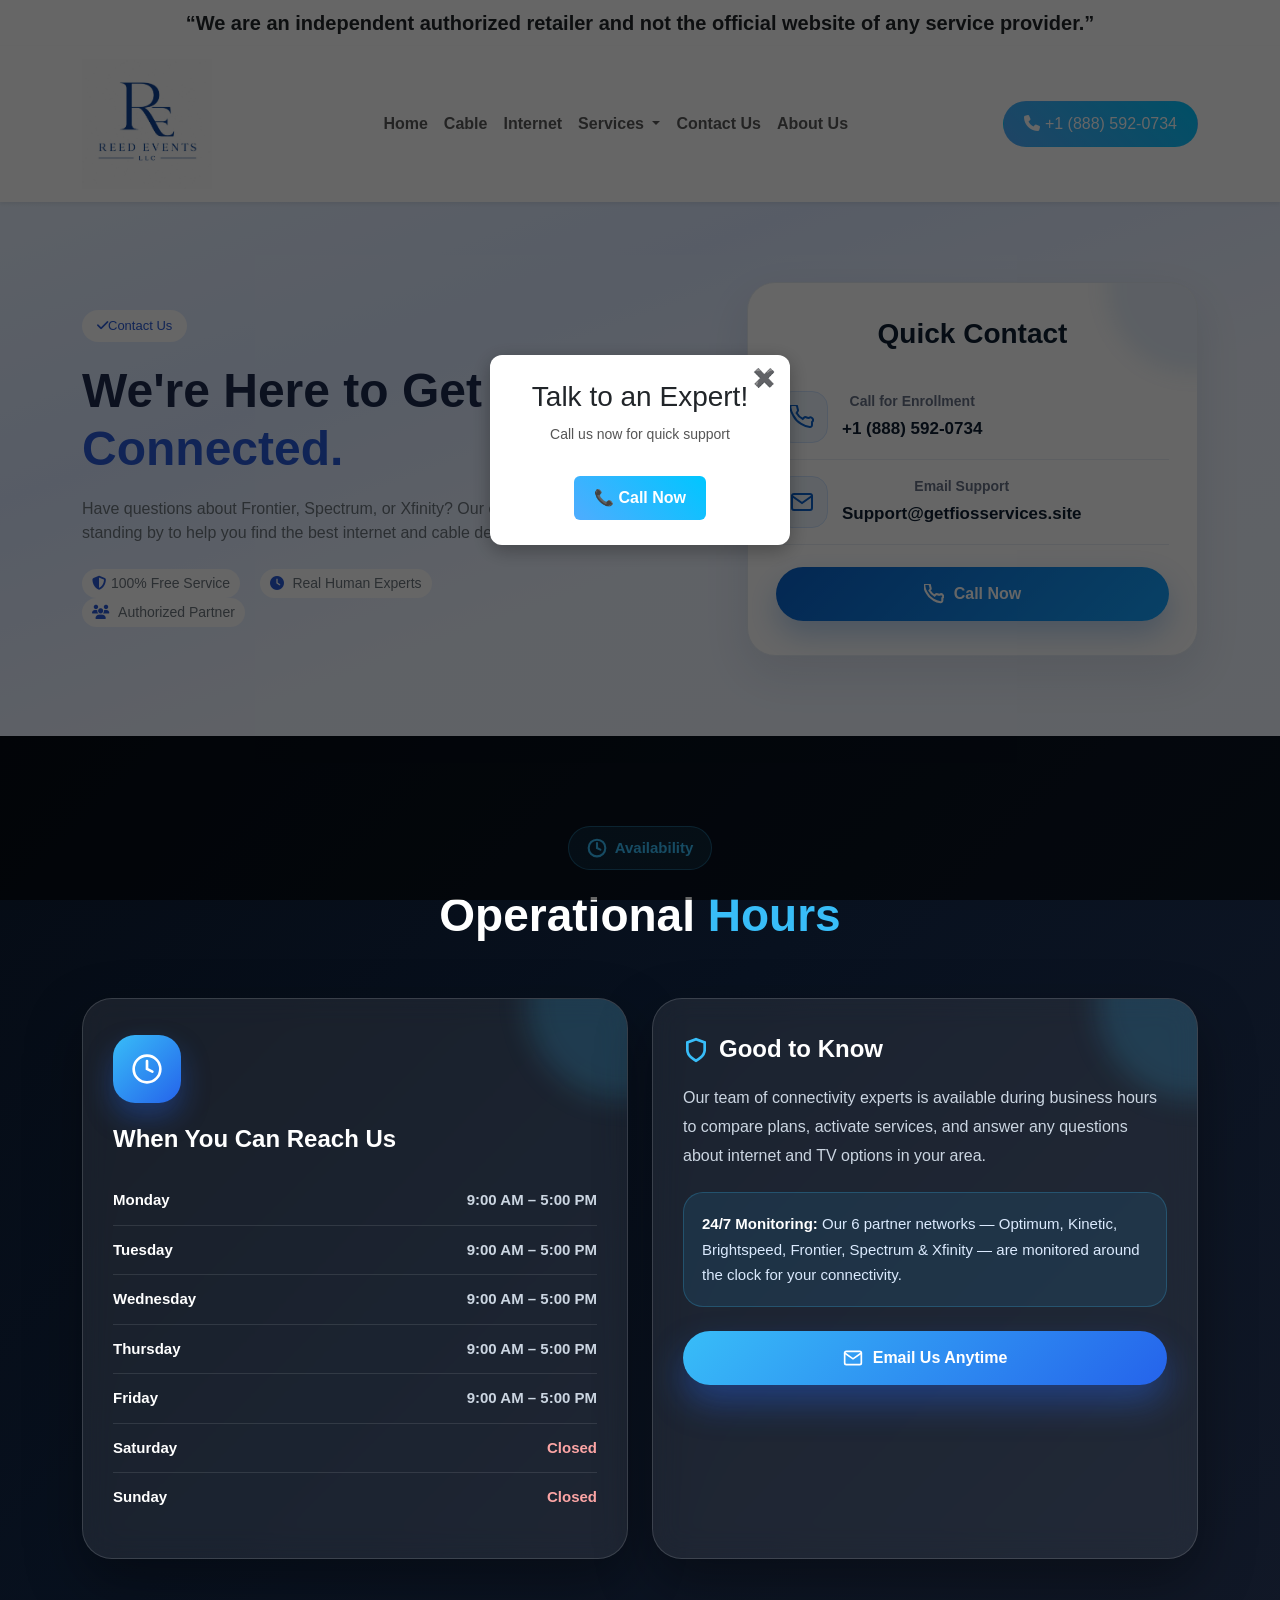
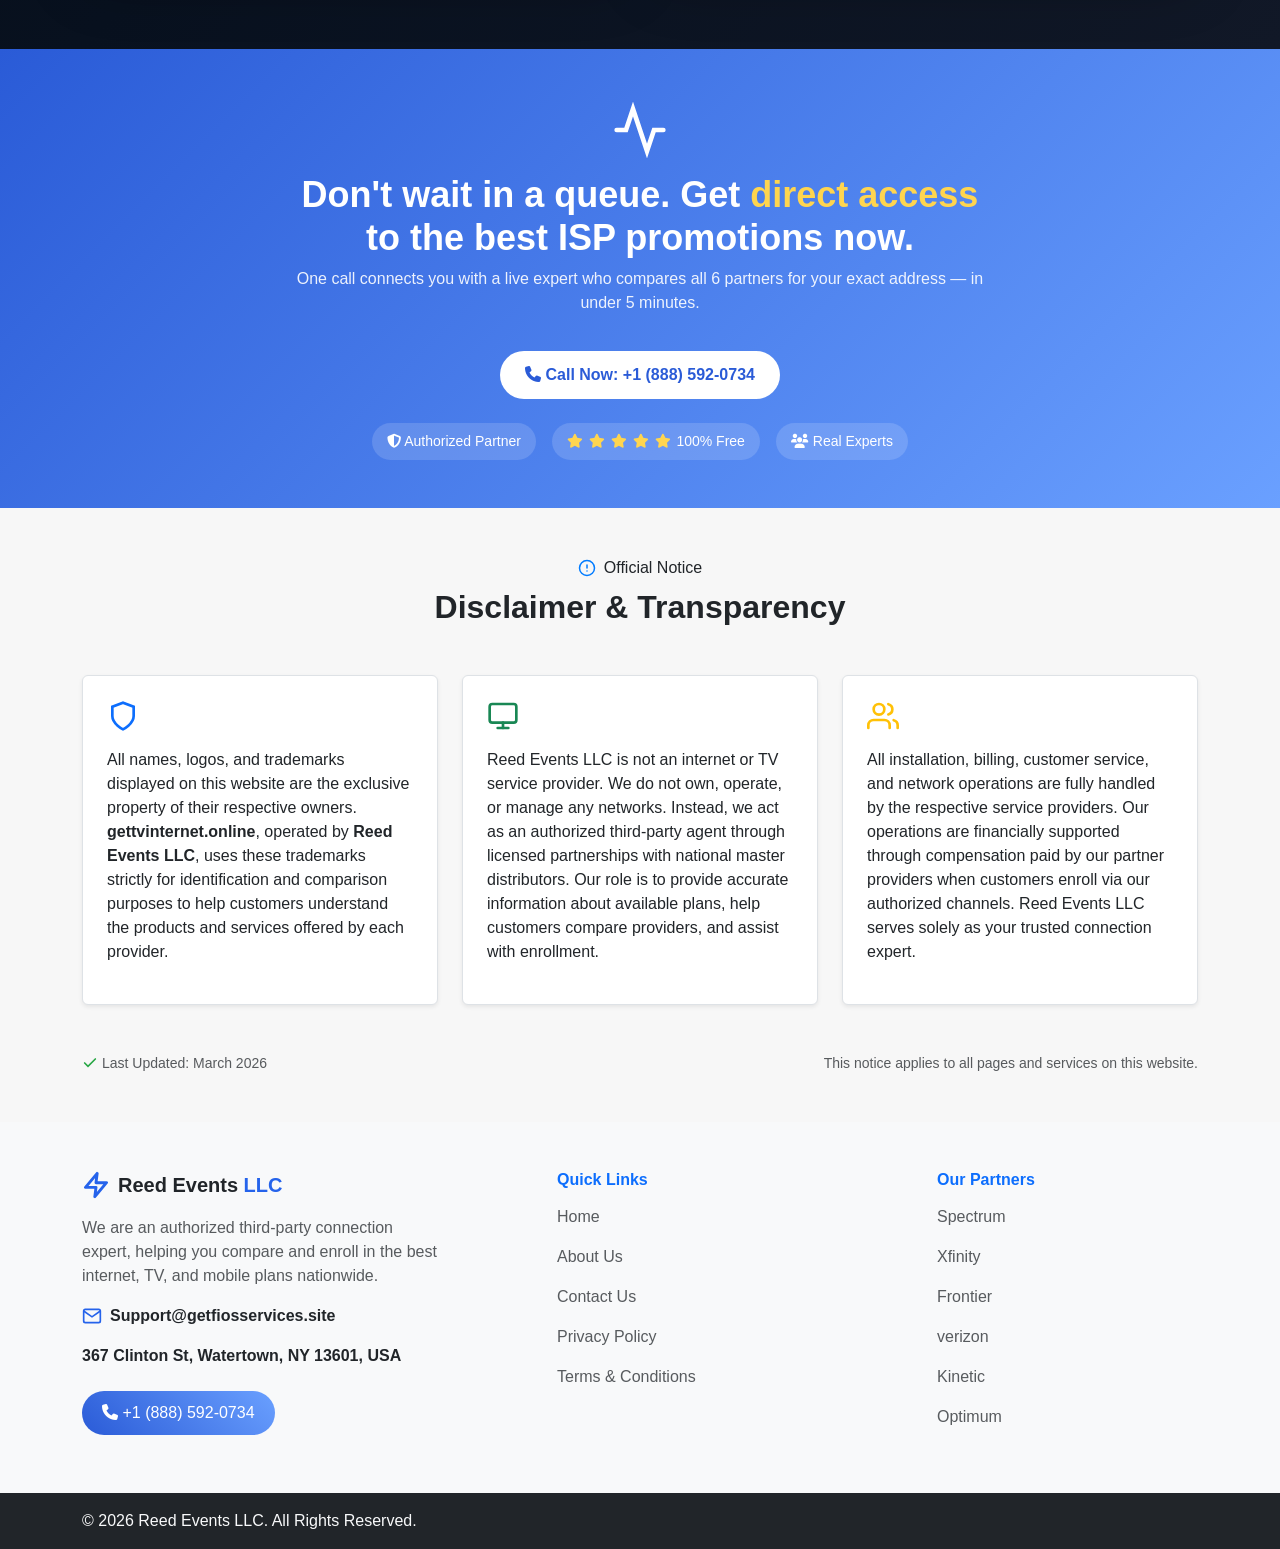
<file: contact.html>
<!DOCTYPE html>
<html lang="en">
<head>
    <meta charset="UTF-8">
    <meta name="viewport" content="width=device-width, initial-scale=1.0">
    <title>Reed Events LLC</title>
<!-- Google tag (gtag.js) -->
<script async src="https://www.googletagmanager.com/gtag/js?id=AW-18116860442"></script>
<!-- Google tag (gtag.js) --> <script async src="https://www.googletagmanager.com/gtag/js?id=AW-18116860442"></script> <script> window.dataLayer = window.dataLayer || []; function gtag(){dataLayer.push(arguments);} gtag('js', new Date()); gtag('config', 'AW-18116860442'); </script>

<script async custom-element="amp-analytics" src="https://cdn.ampproject.org/v0/amp-analytics-0.1.js"></script>
<script>
  window.dataLayer = window.dataLayer || [];
  function gtag(){dataLayer.push(arguments);}
  gtag('js', new Date());

  gtag('config', 'AW-18116860442');
</script>
<!-- Google Tag Manager -->
<script>(function(w,d,s,l,i){w[l]=w[l]||[];w[l].push({'gtm.start':
new Date().getTime(),event:'gtm.js'});var f=d.getElementsByTagName(s)[0],
j=d.createElement(s),dl=l!='dataLayer'?'&l='+l:'';j.async=true;j.src=
'https://www.googletagmanager.com/gtm.js?id='+i+dl;f.parentNode.insertBefore(j,f);
})(window,document,'script','dataLayer','GTM-WRSTW495');</script>
<!-- End Google Tag Manager -->
<!-- Event snippet for Purchase conversion page
In your html page, add the snippet and call gtag_report_conversion when someone clicks on the chosen link or button. -->
<script>
function gtag_report_conversion(url) {
  var callback = function () {
    if (typeof(url) != 'undefined') {
      window.location = url;
    }
  };
  gtag('event', 'conversion', {
      'send_to': 'AW-18116860442/z_qMCP7fk6scEJq05b5D',
      'transaction_id': '',
      'event_callback': callback
      // 'new_customer': true /* calculate dynamically, populate with true/false */,
  });
  return false;
}
</script>
<!-- Google tag (gtag.js) -->
<script async src="https://www.googletagmanager.com/gtag/js?id=AW-18116860442"></script>

<script>
window.dataLayer = window.dataLayer || [];
function gtag(){dataLayer.push(arguments);}
gtag('js', new Date());

gtag('config', 'AW-18116860442');

function gtag_report_conversion(url) {
  var callback = function () {
    if (typeof(url) != 'undefined') {
      window.location = url;
    }
  };

  gtag('event', 'conversion', {
    'send_to': 'AW-18116860442/z_qMCP7fk6scEJq05b5D',
    'event_callback': callback
  });

  return false;
}
</script>

    <!-- Bootstrap -->
    <link href="https://cdn.jsdelivr.net/npm/bootstrap@5.3.0/dist/css/bootstrap.min.css" rel="stylesheet">

    <!-- Font Awesome -->
    <link rel="stylesheet" href="https://cdnjs.cloudflare.com/ajax/libs/font-awesome/6.5.0/css/all.min.css">
<script src="https://cdn.jsdelivr.net/npm/@popperjs/core@2.11.8/dist/umd/popper.min.js" integrity="sha384-I7E8VVD/ismYTF4hNIPjVp/Zjvgyol6VFvRkX/vR+Vc4jQkC+hVqc2pM8ODewa9r" crossorigin="anonymous"></script>
<script src="https://cdn.jsdelivr.net/npm/bootstrap@5.3.8/dist/js/bootstrap.min.js" integrity="sha384-G/EV+4j2dNv+tEPo3++6LCgdCROaejBqfUeNjuKAiuXbjrxilcCdDz6ZAVfHWe1Y" crossorigin="anonymous"></script>
    <!-- Custom CSS -->
    <link rel="stylesheet" href="css/style.css">
    <link rel="stylesheet" href="css/contact.css">
</head>
<body>

<!-- Navbar -->
<!-- Overlay -->
<div id="popupOverlay" style="
  position: fixed;
  top: 0;
  left: 0;
  width: 100%;
  height: 100%;
  background: rgba(0,0,0,0.6);
  display: none;
  justify-content: center;
  align-items: center;
  z-index: 9999;
">

  <!-- Popup Box -->
  <div style="
    background: white;
    padding: 25px;
    border-radius: 12px;
    text-align: center;
    width: 300px;
    box-shadow: 0 5px 20px rgba(0,0,0,0.3);
    position: relative;
    font-family: Arial, sans-serif;
  ">

    <!-- Close Button -->
    <span onclick="closePopup()" style="
      position: absolute;
      top: 10px;
      right: 15px;
      cursor: pointer;
      font-size: 18px;
      font-weight: bold;
    ">✖️</span>

    <h3 style="margin-bottom: 10px;">Talk to an Expert!</h3>
    <p style="font-size: 14px; color: #555;">Call us now for quick support</p>

    <!-- Call Button -->
    <a href="tel:+18885920734" style="
      display: inline-block;
      margin-top: 15px;
      padding: 10px 20px;
      background: linear-gradient(45deg, #4facfe, #00c6ff);
      color: white;
      text-decoration: none;
      border-radius: 6px;
      font-weight: bold;
    ">
      📞 Call Now
    </a>

  </div>
</div>

<div class="fw-bold fs-5 py-2 text-center">
  “We are an independent authorized retailer and not the official website of any service provider.”
</div>

<!-- Navbar -->
 
<nav class="navbar navbar-expand-lg navbar-light bg-white py-2 shadow-sm sticky-top">
    <div class="container align-items-center">
        <a class="navbar-brand fw-bold" href="/"><img src="hello.jpeg" alt="" width="130px"></a>

        <button class="navbar-toggler" data-bs-toggle="collapse" data-bs-target="#nav">
            <span class="navbar-toggler-icon"></span>
        </button>

        <div class="collapse navbar-collapse" id="nav">
            <ul class="navbar-nav mx-auto">
                <li class="nav-item"><a class="nav-link" href="/">Home</a></li>
                <li class="nav-item"><a class="nav-link" href="cable.html">Cable</a></li>
                <li class="nav-item"><a class="nav-link" href="internet.html">Internet</a></li>
                <li class="nav-item dropdown">
  <a
    class="nav-link dropdown-toggle"
    href="#"
    id="servicesDropdown"
    role="button"
    data-bs-toggle="dropdown"
    aria-expanded="false"
  >
    Services
  </a>

  <ul class="dropdown-menu" aria-labelledby="servicesDropdown">
    <li><a class="dropdown-item" href="verizon.html">Verizon</a></li>
    <li><a class="dropdown-item" href="frontier.html">Frontier</a></li>
    <li><a class="dropdown-item" href="spectrum.html">Spectrum</a></li>
    <li><a class="dropdown-item" href="kinetic.html">Kinetic</a></li>
    <li><a class="dropdown-item" href="xfinity.html">Xfinity</a></li>
    <li><a class="dropdown-item" href="optimum.html">Optimum</a></li>
  </ul>
</li>
                <li class="nav-item"><a class="nav-link" href="contact.html">Contact Us</a></li>
                <li class="nav-item"><a class="nav-link" href="about.html">About Us</a></li>
            </ul>

            <a href="tel:+18885920734"  class="btn call-btn">
                <i class="fa fa-phone"></i> +1 (888) 592-0734
            </a>
        </div>
    </div>
</nav>

<!-- Hero Section -->
<section class="hero-section">
    <div class="container">
        <div class="row  justify-content-between align-items-center">

            <!-- Left Content -->
            <div class="col-lg-6">
                <span class="badge-custom">
                    <i class="fa fa-check"></i>Contact Us
                </span>

                <h1>
                    We're Here to Get You <span> Connected.</span>
                </h1>

                <p>
                    Have questions about Frontier, Spectrum, or Xfinity? Our experts are standing by to help you find the best internet and cable deals in minutes.
                </p>

              

                <!-- Features -->
                <div class="features mt-4">
                    <span><i class="fa fa-shield-alt"></i>100% Free Service</span>
                    <span><i class="fa fa-clock"></i> Real Human Experts</span>
                    <span><i class="fa fa-users"></i> Authorized Partner</span>
                </div>
            </div>

            <!-- Right Image -->
            <div class="col-lg-5 text-center">
                <div class="saco-hero-card saco-contact-white saco-a saco-v" style="animation-delay: 0.12s;">

  <h3 class="saco-hc-h">Quick Contact</h3>

  <div class="saco-hc-item">
    <div class="saco-hc-ic">
      <svg viewBox="0 0 24 24" fill="none" stroke="currentColor" stroke-width="2" stroke-linecap="round">
        <path d="M22 16.92v3a2 2 0 01-2.18 2 19.8 19.8 0 01-8.63-3.07A19.5 19.5 0 013.25 10.5 19.8 19.8 0 01.22 1.9 2 2 0 012.18 0h3a2 2 0 012 1.72 12.84 12.84 0 00.7 2.81 2 2 0 01-.45 2.11L6.61 7.91a16 16 0 006.06 6.06l1.27-1.27a2 2 0 012.11-.45 12.84 12.84 0 002.81.7A2 2 0 0122 16.92z"></path>
      </svg>
    </div>

    <div>
      <div class="saco-hc-label">Call for Enrollment</div>
      <div class="saco-hc-val">+1 (888) 592-0734</div>
    </div>
  </div>

  <div class="saco-hc-item">
    <div class="saco-hc-ic">
      <svg viewBox="0 0 24 24" fill="none" stroke="currentColor" stroke-width="2" stroke-linecap="round">
        <path d="M4 4h16c1.1 0 2 .9 2 2v12c0 1.1-.9 2-2 2H4c-1.1 0-2-.9-2-2V6c0-1.1.9-2 2-2z"></path>
        <polyline points="22,6 12,13 2,6"></polyline>
      </svg>
    </div>

    <div>
      <div class="saco-hc-label">Email Support</div>
      <div class="saco-hc-val">Support@getfiosservices.site</div>
    </div>
  </div>

  <a href="tel:+18885920734" class="saco-btn saco-hc-cta">
    <svg viewBox="0 0 24 24" fill="none" stroke="currentColor" stroke-width="2.5" stroke-linecap="round">
      <path d="M22 16.92v3a2 2 0 01-2.18 2 19.8 19.8 0 01-8.63-3.07A19.5 19.5 0 013.25 10.5 19.8 19.8 0 01.22 1.9 2 2 0 012.18 0h3a2 2 0 012 1.72 12.84 12.84 0 00.7 2.81 2 2 0 01-.45 2.11L6.61 7.91a16 16 0 006.06 6.06l1.27-1.27a2 2 0 012.11-.45 12.84 12.84 0 002.81.7A2 2 0 0122 16.92z"></path>
    </svg>
    Call Now
  </a>

</div>
            </div>

        </div>
    </div>
</section>


<section class="saco-hours-dark">
  <div class="container saco-ctr">

    <div class="saco-sh text-center">
      <div class="saco-badge mx-auto">
        <svg viewBox="0 0 24 24" fill="none" stroke="currentColor" stroke-width="2.5" stroke-linecap="round">
          <circle cx="12" cy="12" r="10"></circle>
          <polyline points="12 6 12 12 16 14"></polyline>
        </svg>
        Availability
      </div>

      <h2 class="saco-sec-h">
        Operational <span>Hours</span>
      </h2>
    </div>

    <div class="row g-4 saco-hr-grid">

      <div class="col-lg-6 col-12">
        <div class="saco-hr-card saco-a saco-v" style="animation-delay: 0s;">

          <div class="saco-hr-ic">
            <svg viewBox="0 0 24 24" fill="none" stroke="currentColor" stroke-width="2" stroke-linecap="round">
              <circle cx="12" cy="12" r="10"></circle>
              <polyline points="12 6 12 12 16 14"></polyline>
            </svg>
          </div>

          <h3 class="saco-hr-h">When You Can Reach Us</h3>

          <div class="saco-hr-row">
            <span class="saco-hr-day">Monday</span>
            <span class="saco-hr-time">9:00 AM – 5:00 PM</span>
          </div>

          <div class="saco-hr-row">
            <span class="saco-hr-day">Tuesday</span>
            <span class="saco-hr-time">9:00 AM – 5:00 PM</span>
          </div>

          <div class="saco-hr-row">
            <span class="saco-hr-day">Wednesday</span>
            <span class="saco-hr-time">9:00 AM – 5:00 PM</span>
          </div>

          <div class="saco-hr-row">
            <span class="saco-hr-day">Thursday</span>
            <span class="saco-hr-time">9:00 AM – 5:00 PM</span>
          </div>

          <div class="saco-hr-row">
            <span class="saco-hr-day">Friday</span>
            <span class="saco-hr-time">9:00 AM – 5:00 PM</span>
          </div>

          <div class="saco-hr-row">
            <span class="saco-hr-day">Saturday</span>
            <span class="saco-hr-time saco-hr-closed">Closed</span>
          </div>

          <div class="saco-hr-row">
            <span class="saco-hr-day">Sunday</span>
            <span class="saco-hr-time saco-hr-closed">Closed</span>
          </div>

        </div>
      </div>

      <div class="col-lg-6 col-12">
        <div class="saco-hr-info saco-a saco-v" style="animation-delay: 0.12s;">

          <h3 class="saco-hr-info-h">
            <svg viewBox="0 0 24 24" fill="none" stroke="currentColor" stroke-width="2.5" stroke-linecap="round">
              <path d="M12 22s8-4 8-10V5l-8-3-8 3v7c0 6 8 10 8 10z"></path>
            </svg>
            Good to Know
          </h3>

          <p class="saco-hr-info-p">
            Our team of connectivity experts is available during business hours to compare plans, activate services, and answer any questions about internet and TV options in your area.
          </p>

          <div class="saco-hr-note">
            <strong>24/7 Monitoring:</strong> Our 6 partner networks — Optimum, Kinetic, Brightspeed, Frontier, Spectrum &amp; Xfinity — are monitored around the clock for your connectivity.
          </div>

          <a href="mailto:Support@getfiosservices.site" class="saco-btn saco-hr-btn">
            <svg viewBox="0 0 24 24" fill="none" stroke="currentColor" stroke-width="2" stroke-linecap="round">
              <path d="M4 4h16c1.1 0 2 .9 2 2v12c0 1.1-.9 2-2 2H4c-1.1 0-2-.9-2-2V6c0-1.1.9-2 2-2z"></path>
              <polyline points="22,6 12,13 2,6"></polyline>
            </svg>
            Email Us Anytime
          </a>

        </div>
      </div>

    </div>

  </div>
</section>




<section class="saa-fq-cta py-5">
  <div class="container text-center">

    <div class="saa-fq-cta-inner">

      <!-- ICON -->
      <div class="saa-fq-cta-icon">
        <svg viewBox="0 0 24 24" fill="none" stroke="currentColor" stroke-width="2" stroke-linecap="round" style="width: 8%;"><polyline points="22 12 18 12 15 21 9 3 6 12 2 12"></polyline></svg>
      </div>

      <!-- HEADING -->
      <h2 class="saa-fq-cta-h">
        Don't wait in a queue. Get  <span>direct  access </span> to the best ISP promotions now.
      </h2>

      <!-- TEXT -->
      <p class="saa-fq-cta-sub">
        One call connects you with a live expert who compares all 6 partners for your exact address — in under 5 minutes.
      </p>

      <!-- BUTTON -->
      <a href="tel:+18885920734" class="saa-fq-cta-btn">
        <i class="fa fa-phone"></i> Call Now: +1 (888) 592-0734
      </a>

      <!-- TRUST -->
      <div class="saa-fq-trust d-flex flex-wrap justify-content-center gap-3 mt-4">

        <span class="saa-fq-ti">
          <i class="fa fa-shield-alt"></i> Authorized Partner
        </span>

        <span class="saa-fq-ti">
          <span class="saa-fq-stars">
            <i class="fa fa-star"></i>
            <i class="fa fa-star"></i>
            <i class="fa fa-star"></i>
            <i class="fa fa-star"></i>
            <i class="fa fa-star"></i>
          </span>
          100% Free
        </span>

        <span class="saa-fq-ti">
          <i class="fa fa-users"></i> Real Experts
        </span>

      </div>

    </div>

  </div>
</section>


<section class="saa-disc py-5 position-relative">
  <div class="saa-disc-bg position-absolute w-100 h-100"></div>
  <div class="container position-relative">

    <!-- Header -->
    <div class="saa-disc-hdr text-center mb-5">
      <span class="saa-disc-tag d-inline-flex align-items-center mb-2">
        <svg xmlns="http://www.w3.org/2000/svg" viewBox="0 0 24 24" fill="none" stroke="currentColor" stroke-width="2" width="18" height="18" stroke-linecap="round">
          <circle cx="12" cy="12" r="10"></circle>
          <line x1="12" y1="8" x2="12" y2="12"></line>
          <line x1="12" y1="16" x2="12.01" y2="16"></line>
        </svg>
        <span class="ms-2">Official Notice</span>
      </span>
      <h2 class="saa-disc-title fw-bold">Disclaimer &amp; Transparency</h2>
    </div>

    <!-- Cards -->
    <div class="row g-4 saa-disc-grid">

      <!-- Card 1 -->
      <div class="col-md-4">
        <div class="saa-disc-card p-4 h-100 border rounded shadow-sm">
          <div class="saa-disc-icon mb-3 text-primary">
            <svg xmlns="http://www.w3.org/2000/svg" viewBox="0 0 24 24" fill="none" stroke="currentColor" stroke-width="2" stroke-linecap="round" width="32" height="32">
              <path d="M12 22s8-4 8-10V5l-8-3-8 3v7c0 6 8 10 8 10z"></path>
            </svg>
          </div>
          <p>All names, logos, and trademarks displayed on this website are the exclusive property of their respective owners. <span class="fw-semibold">gettvinternet.online</span>, operated by <span class="fw-semibold">Reed Events LLC</span>, uses these trademarks strictly for identification and comparison purposes to help customers understand the products and services offered by each provider.</p>
        </div>
      </div>

      <!-- Card 2 -->
      <div class="col-md-4">
        <div class="saa-disc-card p-4 h-100 border rounded shadow-sm">
          <div class="saa-disc-icon mb-3 text-success">
            <svg xmlns="http://www.w3.org/2000/svg" viewBox="0 0 24 24" fill="none" stroke="currentColor" stroke-width="2" stroke-linecap="round" width="32" height="32">
              <rect x="2" y="3" width="20" height="14" rx="2" ry="2"></rect>
              <line x1="8" y1="21" x2="16" y2="21"></line>
              <line x1="12" y1="17" x2="12" y2="21"></line>
            </svg>
          </div>
          <p>Reed Events LLC is not an internet or TV service provider. We do not own, operate, or manage any networks. Instead, we act as an authorized third-party agent through licensed partnerships with national master distributors. Our role is to provide accurate information about available plans, help customers compare providers, and assist with enrollment.</p>
        </div>
      </div>

      <!-- Card 3 -->
      <div class="col-md-4">
        <div class="saa-disc-card p-4 h-100 border rounded shadow-sm">
          <div class="saa-disc-icon mb-3 text-warning">
            <svg xmlns="http://www.w3.org/2000/svg" viewBox="0 0 24 24" fill="none" stroke="currentColor" stroke-width="2" stroke-linecap="round" width="32" height="32">
              <path d="M17 21v-2a4 4 0 00-4-4H5a4 4 0 00-4 4v2"></path>
              <circle cx="9" cy="7" r="4"></circle>
              <path d="M23 21v-2a4 4 0 00-3-3.87"></path>
              <path d="M16 3.13a4 4 0 010 7.75"></path>
            </svg>
          </div>
          <p>All installation, billing, customer service, and network operations are fully handled by the respective service providers. Our operations are financially supported through compensation paid by our partner providers when customers enroll via our authorized channels. Reed Events LLC serves solely as your trusted connection expert.</p>
        </div>
      </div>

    </div>

    <!-- Footer -->
    <div class="saa-disc-footer mt-5 d-flex flex-column flex-md-row justify-content-between align-items-center text-muted small">
      <span class="d-flex align-items-center mb-2 mb-md-0">
        <svg xmlns="http://www.w3.org/2000/svg" viewBox="0 0 24 24" fill="none" stroke="currentColor" stroke-width="2.5" width="16" height="16" stroke-linecap="round">
          <polyline points="20 6 9 17 4 12"></polyline>
        </svg>
        <span class="ms-1">Last Updated: March 2026</span>
      </span>
      <span>This notice applies to all pages and services on this website.</span>
    </div>

  </div>
</section>

<!-- Bootstrap JS -->
<footer class="saa-ft bg-light pt-5">
  <div class="container">
    <div class="row justify-content-between">

       <!-- Left Column: Brand & Contact -->
      <div class="col-md-4 mb-4 mb-md-0">
        <div class="d-flex align-items-center mb-3">
          <svg viewBox="0 0 24 24" fill="none" stroke="#2563eb" stroke-width="2.5" width="28" height="28" stroke-linecap="round" stroke-linejoin="round" class="me-2">
            <polygon points="13 2 3 14 12 14 11 22 21 10 12 10 13 2"></polygon>
          </svg>
          <span class="fs-5 fw-bold text-dark">Reed Events  <span class="fs-5 fw-bold">LLC</span></span>
        </div>
        <p class="text-muted">We are an authorized third-party connection expert, helping you compare and enroll in the best internet, TV, and mobile plans nationwide.</p>
        
        <!-- Email -->
        <div class="d-flex align-items-center mt-3 mb-2">
          <svg viewBox="0 0 24 24" fill="none" stroke="#2563eb" stroke-width="2" width="20" height="20" class="me-2">
            <path d="M4 4h16c1.1 0 2 .9 2 2v12c0 1.1-.9 2-2 2H4c-1.1 0-2-.9-2-2V6c0-1.1.9-2 2-2z"></path>
            <polyline points="22,6 12,13 2,6"></polyline>
          </svg>
          <a href="mailto:Support@getfiosservices.site" class="text-dark fw-semibold text-decoration-none">Support@getfiosservices.site</a>
        </div>

        <div class="d-flex align-items-center mt-3 mb-2">
          <a  class="text-dark fw-semibold text-decoration-none">367 Clinton St, Watertown, NY 13601, USA</a>
        </div>

        <!-- Phone CTA -->
        <a href="tel:+18885920734" class="saa-srv-cta">
            <i class="fa fa-phone"></i> +1 (888) 592-0734
          </a>
      </div>

      <!-- Middle Column: Quick Links -->
      <div class="col-md-3 mb-4 mb-md-0">
        <h6 class="fw-bold mb-3 text-primary">Quick Links</h6>
        <ul class="list-unstyled text-muted">
          <li class="mb-3"><a href="/" class="text-decoration-none text-muted">Home</a></li>
          <li class="mb-3"><a href="about.html" class="text-decoration-none text-muted">About Us</a></li>
          <li class="mb-3"><a href="contact.html" class="text-decoration-none text-muted">Contact Us</a></li>
          <li class="mb-3"><a href="privacy.html" class="text-decoration-none text-muted">Privacy Policy</a></li>
          <li><a href="terms.html" class="text-decoration-none text-muted">Terms &amp; Conditions</a></li>
        </ul>
      </div>

      <!-- Right Column: Our Partners -->
      <div class="col-md-3">
        <h6 class="fw-bold mb-3 text-primary">Our Partners</h6>
        <ul class="list-unstyled text-muted">
          <li class="mb-3"><a href="spectrum.html" class="text-decoration-none text-muted">Spectrum</a></li>
          <li class="mb-3"><a href="xfinity.html" class="text-decoration-none text-muted">Xfinity</a></li>
          <li class="mb-3"><a href="frontier.html" class="text-decoration-none text-muted">Frontier</a></li>
          <li class="mb-3"><a href="verizon.html" class="text-decoration-none text-muted">verizon</a></li>
          <li class="mb-3"><a href="kinetic.html" class="text-decoration-none text-muted">Kinetic</a></li>
          <li class="mb-3"><a href="optimum.html" class="text-decoration-none text-muted">Optimum</a></li>
        </ul>
      </div>

    </div>
  </div>

  <!-- Bottom Dark Bar -->
  <div class="bg-dark text-light py-3 mt-5">
    <div class="container d-flex flex-column flex-md-row justify-content-between align-items-center">
      <div>© 2026 Reed Events LLC. All Rights Reserved.</div>
      
    </div>
  </div>
</footer>
<script src="script.js"></script>
</body>
</html>
</file>
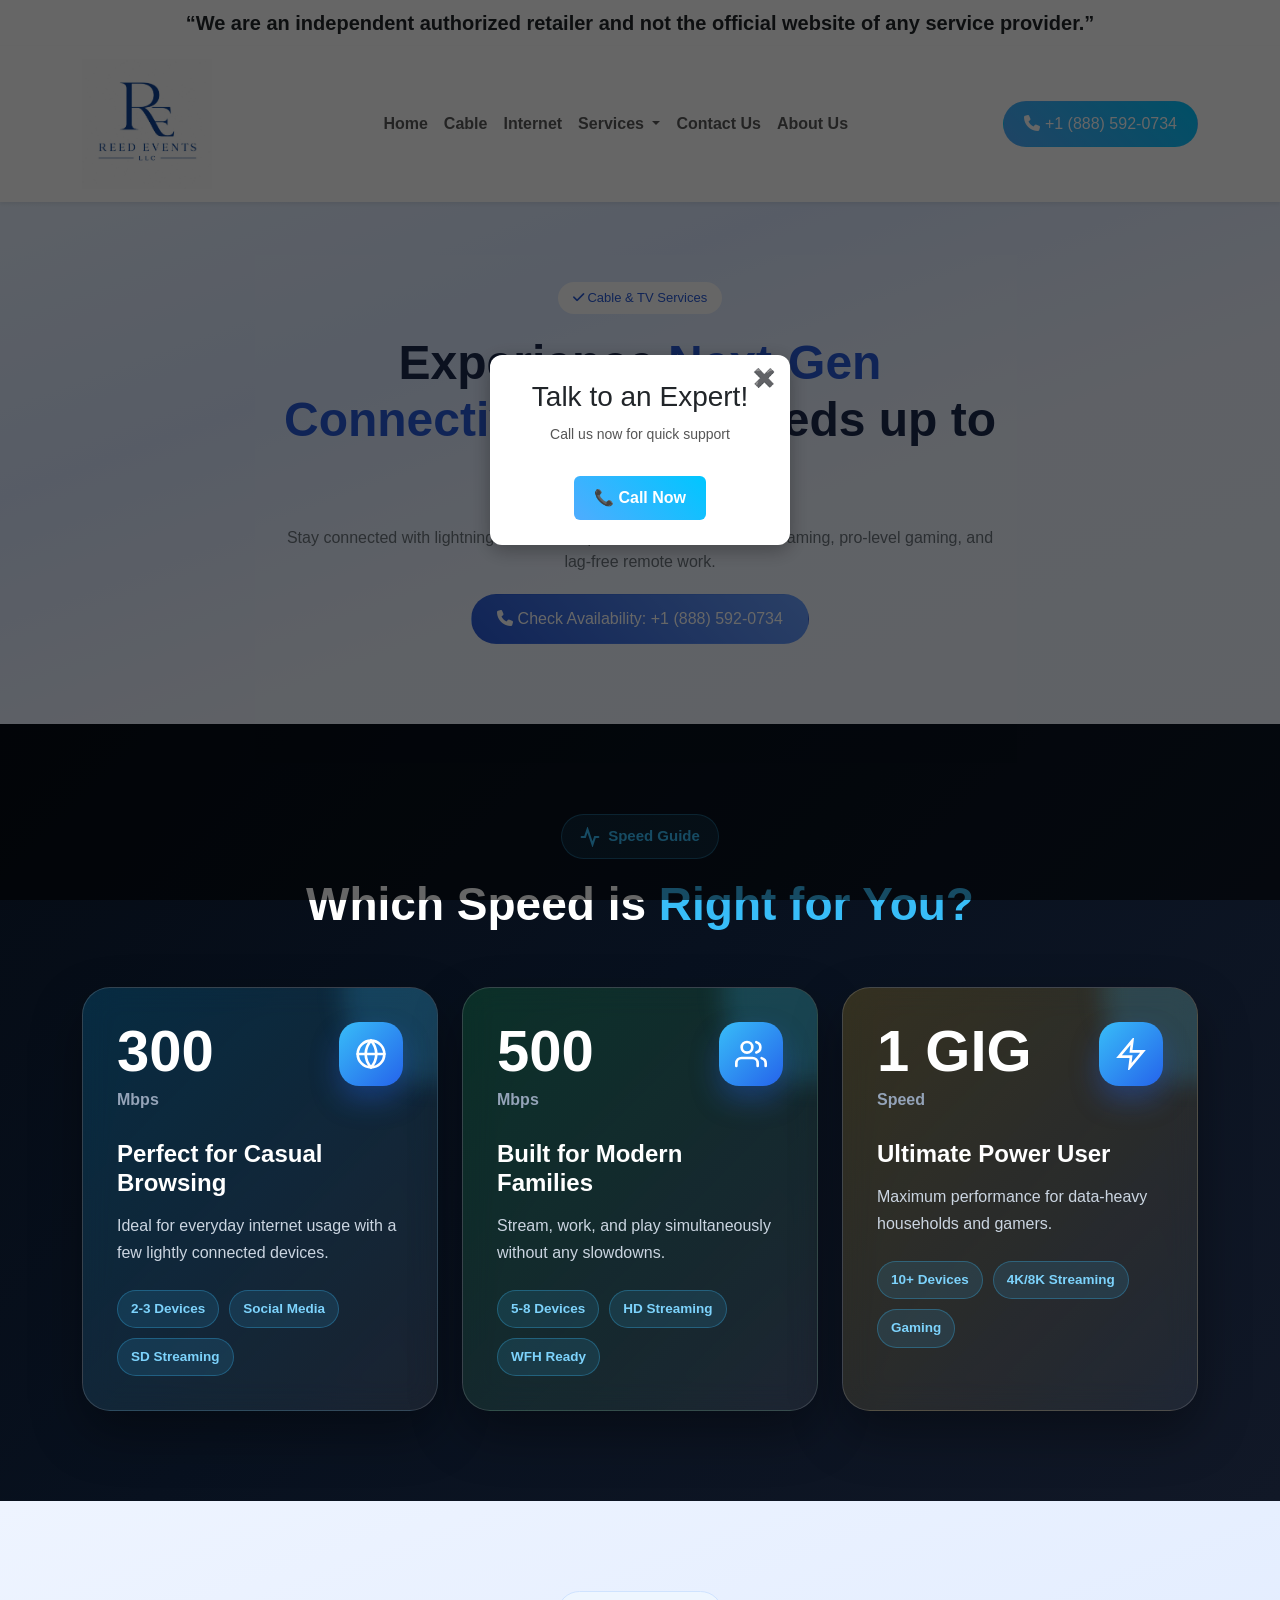
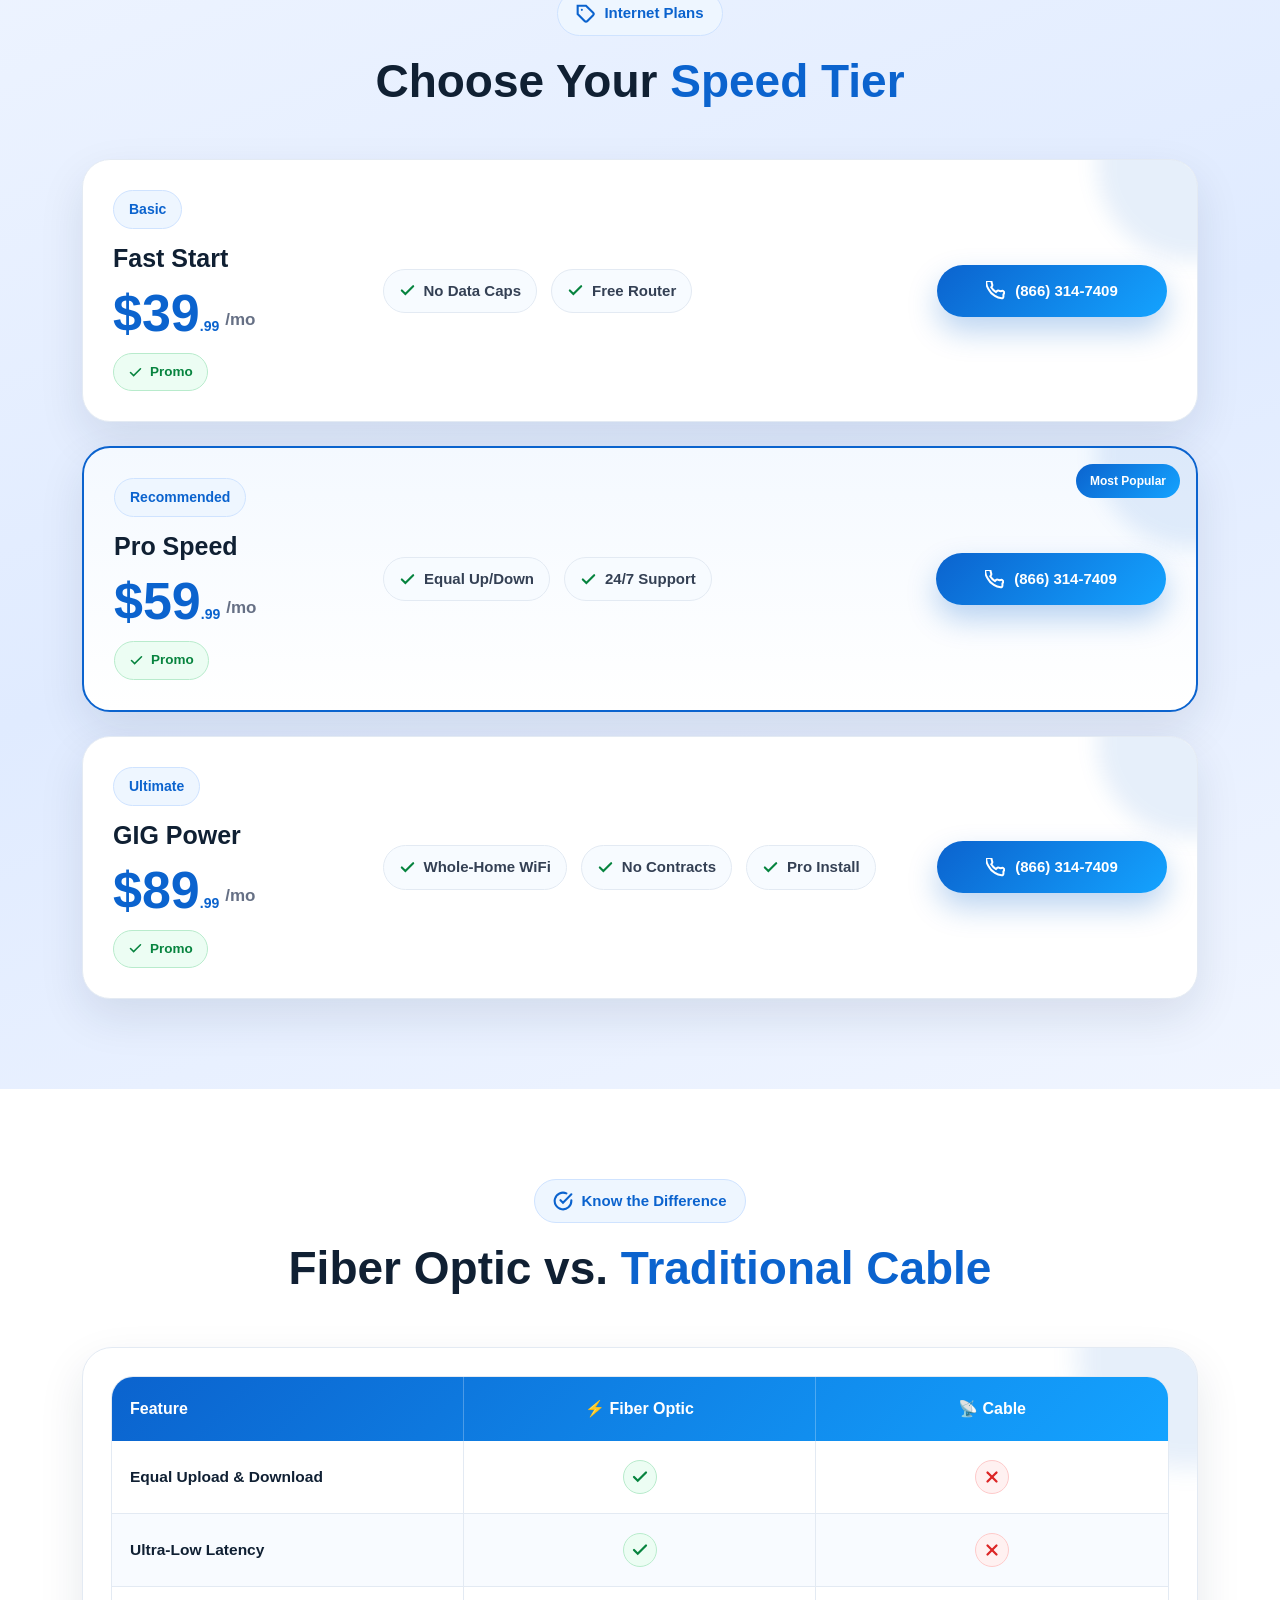
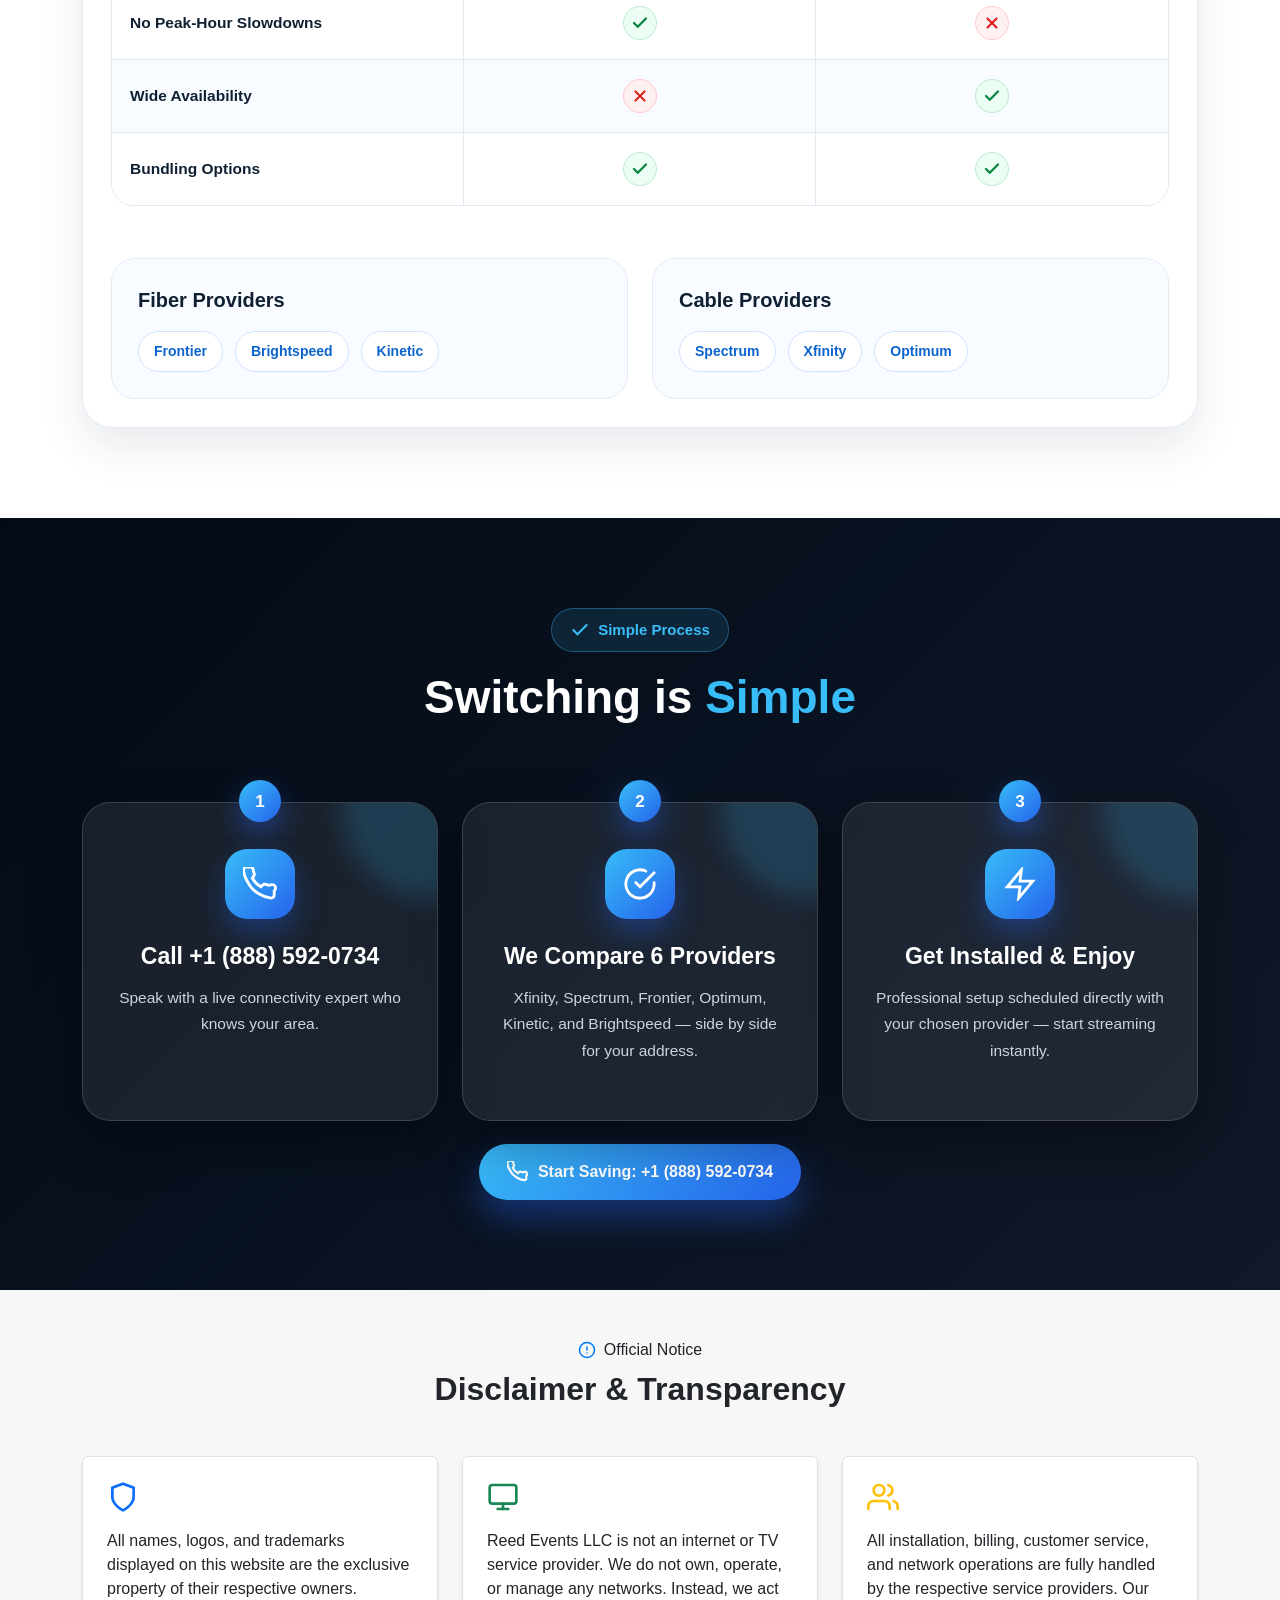
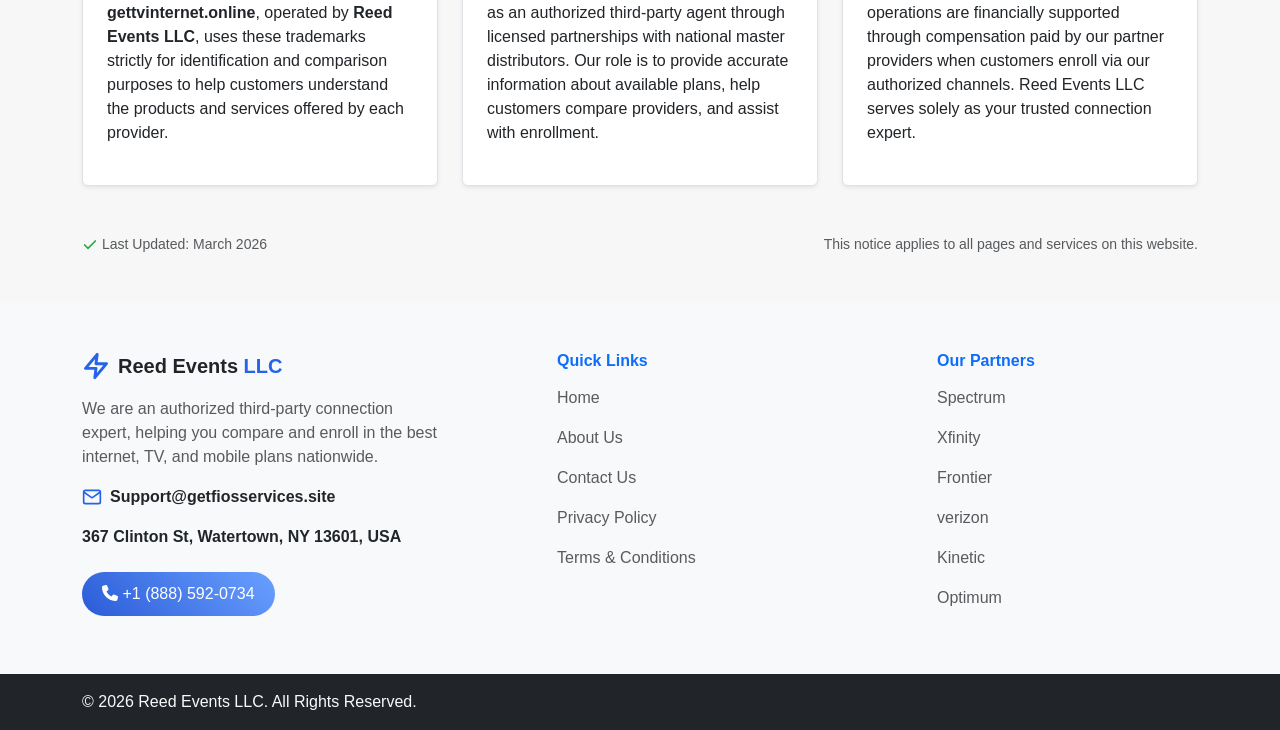
<file: internet.html>
<!DOCTYPE html>
<html lang="en">
<head>
    <meta charset="UTF-8">
    <meta name="viewport" content="width=device-width, initial-scale=1.0">
    <title>Reed Events LLC</title>
<!-- Google tag (gtag.js) -->
<script async src="https://www.googletagmanager.com/gtag/js?id=AW-18116860442"></script>
<!-- Google tag (gtag.js) --> <script async src="https://www.googletagmanager.com/gtag/js?id=AW-18116860442"></script> <script> window.dataLayer = window.dataLayer || []; function gtag(){dataLayer.push(arguments);} gtag('js', new Date()); gtag('config', 'AW-18116860442'); </script>

<script async custom-element="amp-analytics" src="https://cdn.ampproject.org/v0/amp-analytics-0.1.js"></script>
<script>
  window.dataLayer = window.dataLayer || [];
  function gtag(){dataLayer.push(arguments);}
  gtag('js', new Date());

  gtag('config', 'AW-18116860442');
</script>
<!-- Google Tag Manager -->
<script>(function(w,d,s,l,i){w[l]=w[l]||[];w[l].push({'gtm.start':
new Date().getTime(),event:'gtm.js'});var f=d.getElementsByTagName(s)[0],
j=d.createElement(s),dl=l!='dataLayer'?'&l='+l:'';j.async=true;j.src=
'https://www.googletagmanager.com/gtm.js?id='+i+dl;f.parentNode.insertBefore(j,f);
})(window,document,'script','dataLayer','GTM-WRSTW495');</script>
<!-- End Google Tag Manager -->
<!-- Event snippet for Purchase conversion page
In your html page, add the snippet and call gtag_report_conversion when someone clicks on the chosen link or button. -->
<script>
function gtag_report_conversion(url) {
  var callback = function () {
    if (typeof(url) != 'undefined') {
      window.location = url;
    }
  };
  gtag('event', 'conversion', {
      'send_to': 'AW-18116860442/z_qMCP7fk6scEJq05b5D',
      'transaction_id': '',
      'event_callback': callback
      // 'new_customer': true /* calculate dynamically, populate with true/false */,
  });
  return false;
}
</script>
<!-- Google tag (gtag.js) -->
<script async src="https://www.googletagmanager.com/gtag/js?id=AW-18116860442"></script>

<script>
window.dataLayer = window.dataLayer || [];
function gtag(){dataLayer.push(arguments);}
gtag('js', new Date());

gtag('config', 'AW-18116860442');

function gtag_report_conversion(url) {
  var callback = function () {
    if (typeof(url) != 'undefined') {
      window.location = url;
    }
  };

  gtag('event', 'conversion', {
    'send_to': 'AW-18116860442/z_qMCP7fk6scEJq05b5D',
    'event_callback': callback
  });

  return false;
}
</script>

    <!-- Bootstrap -->
    <link href="https://cdn.jsdelivr.net/npm/bootstrap@5.3.0/dist/css/bootstrap.min.css" rel="stylesheet">

    <!-- Font Awesome -->
    <link rel="stylesheet" href="https://cdnjs.cloudflare.com/ajax/libs/font-awesome/6.5.0/css/all.min.css">
<script src="https://cdn.jsdelivr.net/npm/@popperjs/core@2.11.8/dist/umd/popper.min.js" integrity="sha384-I7E8VVD/ismYTF4hNIPjVp/Zjvgyol6VFvRkX/vR+Vc4jQkC+hVqc2pM8ODewa9r" crossorigin="anonymous"></script>
<script src="https://cdn.jsdelivr.net/npm/bootstrap@5.3.8/dist/js/bootstrap.min.js" integrity="sha384-G/EV+4j2dNv+tEPo3++6LCgdCROaejBqfUeNjuKAiuXbjrxilcCdDz6ZAVfHWe1Y" crossorigin="anonymous"></script>
    <!-- Custom CSS -->
    <link rel="stylesheet" href="css/style.css">
    <link rel="stylesheet" href="css/cable.css">
    <link rel="stylesheet" href="css/internet.css">
</head>
<body>

<!-- Navbar -->
<!-- Overlay -->
<div id="popupOverlay" style="
  position: fixed;
  top: 0;
  left: 0;
  width: 100%;
  height: 100%;
  background: rgba(0,0,0,0.6);
  display: none;
  justify-content: center;
  align-items: center;
  z-index: 9999;
">

  <!-- Popup Box -->
  <div style="
    background: white;
    padding: 25px;
    border-radius: 12px;
    text-align: center;
    width: 300px;
    box-shadow: 0 5px 20px rgba(0,0,0,0.3);
    position: relative;
    font-family: Arial, sans-serif;
  ">

    <!-- Close Button -->
    <span onclick="closePopup()" style="
      position: absolute;
      top: 10px;
      right: 15px;
      cursor: pointer;
      font-size: 18px;
      font-weight: bold;
    ">✖️</span>

    <h3 style="margin-bottom: 10px;">Talk to an Expert!</h3>
    <p style="font-size: 14px; color: #555;">Call us now for quick support</p>

    <!-- Call Button -->
    <a href="tel:+18885920734" style="
      display: inline-block;
      margin-top: 15px;
      padding: 10px 20px;
      background: linear-gradient(45deg, #4facfe, #00c6ff);
      color: white;
      text-decoration: none;
      border-radius: 6px;
      font-weight: bold;
    ">
      📞 Call Now
    </a>

  </div>
</div>

<div class="fw-bold fs-5 py-2 text-center">
  “We are an independent authorized retailer and not the official website of any service provider.”
</div>

<!-- Navbar -->
 
<nav class="navbar navbar-expand-lg navbar-light bg-white py-2 shadow-sm sticky-top">
    <div class="container align-items-center">
        <a class="navbar-brand fw-bold" href="/"><img src="hello.jpeg" alt="" width="130px"></a>

        <button class="navbar-toggler" data-bs-toggle="collapse" data-bs-target="#nav">
            <span class="navbar-toggler-icon"></span>
        </button>

        <div class="collapse navbar-collapse" id="nav">
            <ul class="navbar-nav mx-auto">
                <li class="nav-item"><a class="nav-link" href="/">Home</a></li>
                <li class="nav-item"><a class="nav-link" href="cable.html">Cable</a></li>
                <li class="nav-item"><a class="nav-link" href="internet.html">Internet</a></li>
                <li class="nav-item dropdown">
  <a
    class="nav-link dropdown-toggle"
    href="#"
    id="servicesDropdown"
    role="button"
    data-bs-toggle="dropdown"
    aria-expanded="false"
  >
    Services
  </a>

  <ul class="dropdown-menu" aria-labelledby="servicesDropdown">
    <li><a class="dropdown-item" href="verizon.html">Verizon</a></li>
    <li><a class="dropdown-item" href="frontier.html">Frontier</a></li>
    <li><a class="dropdown-item" href="spectrum.html">Spectrum</a></li>
    <li><a class="dropdown-item" href="kinetic.html">Kinetic</a></li>
    <li><a class="dropdown-item" href="xfinity.html">Xfinity</a></li>
    <li><a class="dropdown-item" href="optimum.html">Optimum</a></li>
  </ul>
</li>
                <li class="nav-item"><a class="nav-link" href="contact.html">Contact Us</a></li>
                <li class="nav-item"><a class="nav-link" href="about.html">About Us</a></li>
            </ul>

            <a href="tel:+18885920734"  class="btn call-btn">
                <i class="fa fa-phone"></i> +1 (888) 592-0734
            </a>
        </div>
    </div>
</nav>

<!-- Hero Section -->
<section class="hero-section">
    <div class="container">
        <div class="row  justify-content-center align-items-center">

            <!-- Left Content -->
            <div class="col-lg-8 col-md-10 text-center">
                <span class="badge-custom">
                    <i class="fa fa-check"></i> Cable & TV Services
                </span>

                <h1>
                     
                     Experience <span>Next-Gen Connectivity </span>  with Speeds up to 1 GIG.<br>
                    
                </h1>

                <p>
                  Stay connected with lightning-fast internet perfect for seamless 4K streaming, pro-level gaming, and lag-free remote work.
                </p>

                <a href="tel:+18885920734"  class="btn main-btn">
                    <i class="fa fa-phone"></i> Check Availability: +1 (888) 592-0734
                </a>

                <!-- Features -->
                <!-- <div class="features mt-4">
                    <span><i class="fa fa-shield-alt"></i> Verified & Secure</span>
                    <span><i class="fa fa-clock"></i> Instant Comparison</span>
                    <span><i class="fa fa-users"></i> 10,000+ Connected</span>
                </div> -->
            </div>

       

        </div>
    </div>
</section>


  <section class="int-speed">
  <div class="container int-ctr">

    <div class="int-sh text-center">
      <div class="int-badge mx-auto">
        <svg viewBox="0 0 24 24" fill="none" stroke="currentColor" stroke-width="2.5" stroke-linecap="round">
          <polyline points="22 12 18 12 15 21 9 3 6 12 2 12"></polyline>
        </svg>
        Speed Guide
      </div>

      <h2 class="int-sec-h">
        Which Speed is <span>Right for You?</span>
      </h2>
    </div>

    <div class="row g-4 int-bento">

      <div class="col-lg-4 col-md-6 col-sm-12">
        <div class="int-bento-card int-b1 int-a int-v" style="animation-delay: 0s;">

          <div class="int-sp-top">

            <div>
              <div class="int-sp-num">300</div>
              <span class="int-sp-unit">Mbps</span>
            </div>

            <div class="int-sp-ic">
              <svg viewBox="0 0 24 24" fill="none" stroke="currentColor" stroke-width="2" stroke-linecap="round">
                <circle cx="12" cy="12" r="10"></circle>
                <path d="M2 12h20"></path>
                <path d="M12 2a15.3 15.3 0 014 10 15.3 15.3 0 01-4 10 15.3 15.3 0 01-4-10 15.3 15.3 0 014-10z"></path>
              </svg>
            </div>

          </div>

          <h3 class="int-sp-h">Perfect for Casual Browsing</h3>

          <p class="int-sp-d">
            Ideal for everyday internet usage with a few lightly connected devices.
          </p>

          <div class="int-sp-tags">
            <span class="int-sp-tag">2-3 Devices</span>
            <span class="int-sp-tag">Social Media</span>
            <span class="int-sp-tag">SD Streaming</span>
          </div>

        </div>
      </div>

      <div class="col-lg-4 col-md-6 col-sm-12">
        <div class="int-bento-card int-b2 int-a int-v" style="animation-delay: 0.12s;">

          <div class="int-sp-top">

            <div>
              <div class="int-sp-num">500</div>
              <span class="int-sp-unit">Mbps</span>
            </div>

            <div class="int-sp-ic">
              <svg viewBox="0 0 24 24" fill="none" stroke="currentColor" stroke-width="2" stroke-linecap="round">
                <path d="M17 21v-2a4 4 0 00-4-4H5a4 4 0 00-4 4v2"></path>
                <circle cx="9" cy="7" r="4"></circle>
                <path d="M23 21v-2a4 4 0 00-3-3.87"></path>
                <path d="M16 3.13a4 4 0 010 7.75"></path>
              </svg>
            </div>

          </div>

          <h3 class="int-sp-h">Built for Modern Families</h3>

          <p class="int-sp-d">
            Stream, work, and play simultaneously without any slowdowns.
          </p>

          <div class="int-sp-tags">
            <span class="int-sp-tag">5-8 Devices</span>
            <span class="int-sp-tag">HD Streaming</span>
            <span class="int-sp-tag">WFH Ready</span>
          </div>

        </div>
      </div>

      <div class="col-lg-4 col-md-12 col-sm-12">
        <div class="int-bento-card int-b3 int-a int-v" style="animation-delay: 0.24s;">

          <div class="int-sp-top">

            <div>
              <div class="int-sp-num">1 GIG</div>
              <span class="int-sp-unit">Speed</span>
            </div>

            <div class="int-sp-ic">
              <svg viewBox="0 0 24 24" fill="none" stroke="currentColor" stroke-width="2" stroke-linecap="round">
                <polygon points="13 2 3 14 12 14 11 22 21 10 12 10 13 2"></polygon>
              </svg>
            </div>

          </div>

          <h3 class="int-sp-h">Ultimate Power User</h3>

          <p class="int-sp-d">
            Maximum performance for data-heavy households and gamers.
          </p>

          <div class="int-sp-tags">
            <span class="int-sp-tag">10+ Devices</span>
            <span class="int-sp-tag">4K/8K Streaming</span>
            <span class="int-sp-tag">Gaming</span>
          </div>

        </div>
      </div>

    </div>

  </div>
</section>

<section class="sain-plans-white" style="background: linear-gradient(160deg,#eef4ff,#e0ebff,#f0f5ff);">
  <div class="container sain-ctr">

    <div class="sain-sh text-center">
      <div class="sain-badge mx-auto">
        <svg viewBox="0 0 24 24" fill="none" stroke="currentColor" stroke-width="2.5" stroke-linecap="round">
          <path d="M20.59 13.41l-7.17 7.17a2 2 0 01-2.83 0L2 12V2h10l8.59 8.59a2 2 0 010 2.82z"></path>
          <line x1="7" y1="7" x2="7.01" y2="7"></line>
        </svg>
        Internet Plans
      </div>

      <h2 class="sain-sec-h">
        Choose Your <span>Speed Tier</span>
      </h2>
    </div>

    <div class="sain-pl-stack">

      <!-- Plan 1 -->
      <div class="sain-pc sain-a sain-v" style="animation-delay: 0s;">

        <div class="row align-items-center g-4">

          <div class="col-lg-3 col-md-12">
            <div class="sain-pc-left">
              <span class="sain-pc-tier">Basic</span>

              <h3 class="sain-pc-name">Fast Start</h3>

              <div class="sain-pc-row">
                <span class="sain-pc-price">$39<small>.99</small></span>
                <span class="sain-pc-per">/mo</span>
              </div>

              <span class="sain-pc-promo">
                <svg viewBox="0 0 24 24" fill="none" stroke="currentColor" stroke-width="2.5" stroke-linecap="round">
                  <polyline points="20 6 9 17 4 12"></polyline>
                </svg>
                Promo
              </span>
            </div>
          </div>

          <div class="col-lg-6 col-md-12">
            <div class="sain-pc-mid">
              <span class="sain-pc-feat">
                <svg viewBox="0 0 24 24" fill="none" stroke="currentColor" stroke-width="3" stroke-linecap="round">
                  <polyline points="20 6 9 17 4 12"></polyline>
                </svg>
                No Data Caps
              </span>

              <span class="sain-pc-feat">
                <svg viewBox="0 0 24 24" fill="none" stroke="currentColor" stroke-width="3" stroke-linecap="round">
                  <polyline points="20 6 9 17 4 12"></polyline>
                </svg>
                Free Router
              </span>
            </div>
          </div>

          <div class="col-lg-3 col-md-12">
            <div class="sain-pc-right">
              <a href="tel:+18885920734" class="sain-btn">
                <svg viewBox="0 0 24 24" fill="none" stroke="currentColor" stroke-width="2.5" stroke-linecap="round">
                  <path d="M22 16.92v3a2 2 0 01-2.18 2 19.8 19.8 0 01-8.63-3.07A19.5 19.5 0 013.25 10.5 19.8 19.8 0 01.22 1.9 2 2 0 012.18 0h3a2 2 0 012 1.72 12.84 12.84 0 00.7 2.81 2 2 0 01-.45 2.11L6.61 7.91a16 16 0 006.06 6.06l1.27-1.27a2 2 0 012.11-.45 12.84 12.84 0 002.81.7A2 2 0 0122 16.92z"></path>
                </svg>
                (866) 314-7409
              </a>
            </div>
          </div>

        </div>

      </div>

      <!-- Plan 2 -->
      <div class="sain-pc sain-pop sain-a sain-v" style="animation-delay: 0.12s;">

        <span class="sain-pop-tag">Most Popular</span>

        <div class="row align-items-center g-4">

          <div class="col-lg-3 col-md-12">
            <div class="sain-pc-left">
              <span class="sain-pc-tier">Recommended</span>

              <h3 class="sain-pc-name">Pro Speed</h3>

              <div class="sain-pc-row">
                <span class="sain-pc-price">$59<small>.99</small></span>
                <span class="sain-pc-per">/mo</span>
              </div>

              <span class="sain-pc-promo">
                <svg viewBox="0 0 24 24" fill="none" stroke="currentColor" stroke-width="2.5" stroke-linecap="round">
                  <polyline points="20 6 9 17 4 12"></polyline>
                </svg>
                Promo
              </span>
            </div>
          </div>

          <div class="col-lg-6 col-md-12">
            <div class="sain-pc-mid">
              <span class="sain-pc-feat">
                <svg viewBox="0 0 24 24" fill="none" stroke="currentColor" stroke-width="3" stroke-linecap="round">
                  <polyline points="20 6 9 17 4 12"></polyline>
                </svg>
                Equal Up/Down
              </span>

              <span class="sain-pc-feat">
                <svg viewBox="0 0 24 24" fill="none" stroke="currentColor" stroke-width="3" stroke-linecap="round">
                  <polyline points="20 6 9 17 4 12"></polyline>
                </svg>
                24/7 Support
              </span>
            </div>
          </div>

          <div class="col-lg-3 col-md-12">
            <div class="sain-pc-right">
              <a href="tel:+18885920734" class="sain-btn">
                <svg viewBox="0 0 24 24" fill="none" stroke="currentColor" stroke-width="2.5" stroke-linecap="round">
                  <path d="M22 16.92v3a2 2 0 01-2.18 2 19.8 19.8 0 01-8.63-3.07A19.5 19.5 0 013.25 10.5 19.8 19.8 0 01.22 1.9 2 2 0 012.18 0h3a2 2 0 012 1.72 12.84 12.84 0 00.7 2.81 2 2 0 01-.45 2.11L6.61 7.91a16 16 0 006.06 6.06l1.27-1.27a2 2 0 012.11-.45 12.84 12.84 0 002.81.7A2 2 0 0122 16.92z"></path>
                </svg>
                (866) 314-7409
              </a>
            </div>
          </div>

        </div>

      </div>

      <!-- Plan 3 -->
      <div class="sain-pc sain-a sain-v" style="animation-delay: 0.24s;">

        <div class="row align-items-center g-4">

          <div class="col-lg-3 col-md-12">
            <div class="sain-pc-left">
              <span class="sain-pc-tier">Ultimate</span>

              <h3 class="sain-pc-name">GIG Power</h3>

              <div class="sain-pc-row">
                <span class="sain-pc-price">$89<small>.99</small></span>
                <span class="sain-pc-per">/mo</span>
              </div>

              <span class="sain-pc-promo">
                <svg viewBox="0 0 24 24" fill="none" stroke="currentColor" stroke-width="2.5" stroke-linecap="round">
                  <polyline points="20 6 9 17 4 12"></polyline>
                </svg>
                Promo
              </span>
            </div>
          </div>

          <div class="col-lg-6 col-md-12">
            <div class="sain-pc-mid">
              <span class="sain-pc-feat">
                <svg viewBox="0 0 24 24" fill="none" stroke="currentColor" stroke-width="3" stroke-linecap="round">
                  <polyline points="20 6 9 17 4 12"></polyline>
                </svg>
                Whole-Home WiFi
              </span>

              <span class="sain-pc-feat">
                <svg viewBox="0 0 24 24" fill="none" stroke="currentColor" stroke-width="3" stroke-linecap="round">
                  <polyline points="20 6 9 17 4 12"></polyline>
                </svg>
                No Contracts
              </span>

              <span class="sain-pc-feat">
                <svg viewBox="0 0 24 24" fill="none" stroke="currentColor" stroke-width="3" stroke-linecap="round">
                  <polyline points="20 6 9 17 4 12"></polyline>
                </svg>
                Pro Install
              </span>
            </div>
          </div>

          <div class="col-lg-3 col-md-12">
            <div class="sain-pc-right">
              <a href="tel:+18885920734" class="sain-btn">
                <svg viewBox="0 0 24 24" fill="none" stroke="currentColor" stroke-width="2.5" stroke-linecap="round">
                  <path d="M22 16.92v3a2 2 0 01-2.18 2 19.8 19.8 0 01-8.63-3.07A19.5 19.5 0 013.25 10.5 19.8 19.8 0 01.22 1.9 2 2 0 012.18 0h3a2 2 0 012 1.72 12.84 12.84 0 00.7 2.81 2 2 0 01-.45 2.11L6.61 7.91a16 16 0 006.06 6.06l1.27-1.27a2 2 0 012.11-.45 12.84 12.84 0 002.81.7A2 2 0 0122 16.92z"></path>
                </svg>
                (866) 314-7409
              </a>
            </div>
          </div>

        </div>

      </div>

    </div>

  </div>
</section>

<section class="sain-compare sain-compare-white">
  <div class="container sain-ctr">

    <div class="sain-sh text-center">
      <div class="sain-badge mx-auto">
        <svg viewBox="0 0 24 24" fill="none" stroke="currentColor" stroke-width="2.5" stroke-linecap="round">
          <path d="M22 11.08V12a10 10 0 11-5.93-9.14"></path>
          <polyline points="22 4 12 14.01 9 11.01"></polyline>
        </svg>
        Know the Difference
      </div>

      <h2 class="sain-sec-h">
        Fiber Optic vs. <span>Traditional Cable</span>
      </h2>
    </div>

    <div class="sain-cmp-table sain-a sain-v" style="animation-delay: 0s;">

      <div class="table-responsive sain-cmp-scroll">

        <div class="sain-cmp-inner">

          <div class="row g-0 sain-cmp-head">
            <div class="col-4 sain-cmp-th">Feature</div>
            <div class="col-4 sain-cmp-th">⚡ Fiber Optic</div>
            <div class="col-4 sain-cmp-th">📡 Cable</div>
          </div>

          <div class="row g-0 sain-cmp-row">
            <div class="col-4 sain-cmp-td">Equal Upload &amp; Download</div>
            <div class="col-4 sain-cmp-td">
              <span class="sain-cmp-icon yes">
                <svg viewBox="0 0 24 24" fill="none" stroke="currentColor" stroke-width="3" stroke-linecap="round">
                  <polyline points="20 6 9 17 4 12"></polyline>
                </svg>
              </span>
            </div>
            <div class="col-4 sain-cmp-td">
              <span class="sain-cmp-icon no">
                <svg viewBox="0 0 24 24" fill="none" stroke="currentColor" stroke-width="3" stroke-linecap="round">
                  <line x1="18" y1="6" x2="6" y2="18"></line>
                  <line x1="6" y1="6" x2="18" y2="18"></line>
                </svg>
              </span>
            </div>
          </div>

          <div class="row g-0 sain-cmp-row">
            <div class="col-4 sain-cmp-td">Ultra-Low Latency</div>
            <div class="col-4 sain-cmp-td">
              <span class="sain-cmp-icon yes">
                <svg viewBox="0 0 24 24" fill="none" stroke="currentColor" stroke-width="3" stroke-linecap="round">
                  <polyline points="20 6 9 17 4 12"></polyline>
                </svg>
              </span>
            </div>
            <div class="col-4 sain-cmp-td">
              <span class="sain-cmp-icon no">
                <svg viewBox="0 0 24 24" fill="none" stroke="currentColor" stroke-width="3" stroke-linecap="round">
                  <line x1="18" y1="6" x2="6" y2="18"></line>
                  <line x1="6" y1="6" x2="18" y2="18"></line>
                </svg>
              </span>
            </div>
          </div>

          <div class="row g-0 sain-cmp-row">
            <div class="col-4 sain-cmp-td">No Peak-Hour Slowdowns</div>
            <div class="col-4 sain-cmp-td">
              <span class="sain-cmp-icon yes">
                <svg viewBox="0 0 24 24" fill="none" stroke="currentColor" stroke-width="3" stroke-linecap="round">
                  <polyline points="20 6 9 17 4 12"></polyline>
                </svg>
              </span>
            </div>
            <div class="col-4 sain-cmp-td">
              <span class="sain-cmp-icon no">
                <svg viewBox="0 0 24 24" fill="none" stroke="currentColor" stroke-width="3" stroke-linecap="round">
                  <line x1="18" y1="6" x2="6" y2="18"></line>
                  <line x1="6" y1="6" x2="18" y2="18"></line>
                </svg>
              </span>
            </div>
          </div>

          <div class="row g-0 sain-cmp-row">
            <div class="col-4 sain-cmp-td">Wide Availability</div>
            <div class="col-4 sain-cmp-td">
              <span class="sain-cmp-icon no">
                <svg viewBox="0 0 24 24" fill="none" stroke="currentColor" stroke-width="3" stroke-linecap="round">
                  <line x1="18" y1="6" x2="6" y2="18"></line>
                  <line x1="6" y1="6" x2="18" y2="18"></line>
                </svg>
              </span>
            </div>
            <div class="col-4 sain-cmp-td">
              <span class="sain-cmp-icon yes">
                <svg viewBox="0 0 24 24" fill="none" stroke="currentColor" stroke-width="3" stroke-linecap="round">
                  <polyline points="20 6 9 17 4 12"></polyline>
                </svg>
              </span>
            </div>
          </div>

          <div class="row g-0 sain-cmp-row">
            <div class="col-4 sain-cmp-td">Bundling Options</div>
            <div class="col-4 sain-cmp-td">
              <span class="sain-cmp-icon yes">
                <svg viewBox="0 0 24 24" fill="none" stroke="currentColor" stroke-width="3" stroke-linecap="round">
                  <polyline points="20 6 9 17 4 12"></polyline>
                </svg>
              </span>
            </div>
            <div class="col-4 sain-cmp-td">
              <span class="sain-cmp-icon yes">
                <svg viewBox="0 0 24 24" fill="none" stroke="currentColor" stroke-width="3" stroke-linecap="round">
                  <polyline points="20 6 9 17 4 12"></polyline>
                </svg>
              </span>
            </div>
          </div>

        </div>

      </div>

      <div class="row g-4 sain-cmp-provs">

        <div class="col-lg-6 col-md-6 col-12">
          <div class="sain-cmp-prov-col">
            <div class="sain-cmp-prov-h">Fiber Providers</div>
            <div class="sain-cmp-prov-list">
              <span class="sain-cmp-prov">Frontier</span>
              <span class="sain-cmp-prov">Brightspeed</span>
              <span class="sain-cmp-prov">Kinetic</span>
            </div>
          </div>
        </div>

        <div class="col-lg-6 col-md-6 col-12">
          <div class="sain-cmp-prov-col">
            <div class="sain-cmp-prov-h">Cable Providers</div>
            <div class="sain-cmp-prov-list">
              <span class="sain-cmp-prov">Spectrum</span>
              <span class="sain-cmp-prov">Xfinity</span>
              <span class="sain-cmp-prov">Optimum</span>
            </div>
          </div>
        </div>

      </div>

    </div>

  </div>
</section>



<section class="sain-switch-dark">
  <div class="container sain-ctr">

    <div class="sain-sh text-center">
      <div class="sain-badge mx-auto">
        <svg viewBox="0 0 24 24" fill="none" stroke="currentColor" stroke-width="2.5" stroke-linecap="round">
          <polyline points="20 6 9 17 4 12"></polyline>
        </svg>
        Simple Process
      </div>

      <h2 class="sain-sec-h">
        Switching is <span>Simple</span>
      </h2>
    </div>

    <div class="row g-4 justify-content-center sain-tl">

      <div class="col-lg-4 col-md-6 col-12">
        <div class="sain-tl-item sain-a sain-v" style="animation-delay: 0s;">
          <div class="sain-tl-dot">1</div>

          <div class="sain-tl-card">
            <div class="sain-tl-ic">
              <svg viewBox="0 0 24 24" fill="none" stroke="currentColor" stroke-width="2" stroke-linecap="round">
                <path d="M22 16.92v3a2 2 0 01-2.18 2 19.8 19.8 0 01-8.63-3.07A19.5 19.5 0 013.25 10.5 19.8 19.8 0 01.22 1.9 2 2 0 012.18 0h3a2 2 0 012 1.72 12.84 12.84 0 00.7 2.81 2 2 0 01-.45 2.11L6.61 7.91a16 16 0 006.06 6.06l1.27-1.27a2 2 0 012.11-.45 12.84 12.84 0 002.81.7A2 2 0 0122 16.92z"></path>
              </svg>
            </div>

            <h3 class="sain-tl-t">Call +1 (888) 592-0734</h3>

            <p class="sain-tl-d">
              Speak with a live connectivity expert who knows your area.
            </p>
          </div>
        </div>
      </div>

      <div class="col-lg-4 col-md-6 col-12">
        <div class="sain-tl-item sain-a sain-v" style="animation-delay: 0.12s;">
          <div class="sain-tl-dot">2</div>

          <div class="sain-tl-card">
            <div class="sain-tl-ic">
              <svg viewBox="0 0 24 24" fill="none" stroke="currentColor" stroke-width="2" stroke-linecap="round">
                <path d="M22 11.08V12a10 10 0 11-5.93-9.14"></path>
                <polyline points="22 4 12 14.01 9 11.01"></polyline>
              </svg>
            </div>

            <h3 class="sain-tl-t">We Compare 6 Providers</h3>

            <p class="sain-tl-d">
              Xfinity, Spectrum, Frontier, Optimum, Kinetic, and Brightspeed — side by side for your address.
            </p>
          </div>
        </div>
      </div>

      <div class="col-lg-4 col-md-6 col-12">
        <div class="sain-tl-item sain-a sain-v" style="animation-delay: 0.24s;">
          <div class="sain-tl-dot">3</div>

          <div class="sain-tl-card">
            <div class="sain-tl-ic">
              <svg viewBox="0 0 24 24" fill="none" stroke="currentColor" stroke-width="2" stroke-linecap="round">
                <polygon points="13 2 3 14 12 14 11 22 21 10 12 10 13 2"></polygon>
              </svg>
            </div>

            <h3 class="sain-tl-t">Get Installed &amp; Enjoy</h3>

            <p class="sain-tl-d">
              Professional setup scheduled directly with your chosen provider — start streaming instantly.
            </p>
          </div>
        </div>
      </div>

    </div>

    <div class="sain-sw-cta-wrap text-center">
      <a href="tel:+18885920734" class="sain-btn sain-sw-cta">
        <svg viewBox="0 0 24 24" fill="none" stroke="currentColor" stroke-width="2.5" stroke-linecap="round">
          <path d="M22 16.92v3a2 2 0 01-2.18 2 19.8 19.8 0 01-8.63-3.07A19.5 19.5 0 013.25 10.5 19.8 19.8 0 01.22 1.9 2 2 0 012.18 0h3a2 2 0 012 1.72 12.84 12.84 0 00.7 2.81 2 2 0 01-.45 2.11L6.61 7.91a16 16 0 006.06 6.06l1.27-1.27a2 2 0 012.11-.45 12.84 12.84 0 002.81.7A2 2 0 0122 16.92z"></path>
        </svg>
        Start Saving: +1 (888) 592-0734
      </a>
    </div>

  </div>
</section>






<section class="saa-disc py-5 position-relative">
  <div class="saa-disc-bg position-absolute w-100 h-100"></div>
  <div class="container position-relative">

    <!-- Header -->
    <div class="saa-disc-hdr text-center mb-5">
      <span class="saa-disc-tag d-inline-flex align-items-center mb-2">
        <svg xmlns="http://www.w3.org/2000/svg" viewBox="0 0 24 24" fill="none" stroke="currentColor" stroke-width="2" width="18" height="18" stroke-linecap="round">
          <circle cx="12" cy="12" r="10"></circle>
          <line x1="12" y1="8" x2="12" y2="12"></line>
          <line x1="12" y1="16" x2="12.01" y2="16"></line>
        </svg>
        <span class="ms-2">Official Notice</span>
      </span>
      <h2 class="saa-disc-title fw-bold">Disclaimer &amp; Transparency</h2>
    </div>

    <!-- Cards -->
    <div class="row g-4 saa-disc-grid">

      <!-- Card 1 -->
      <div class="col-md-4">
        <div class="saa-disc-card p-4 h-100 border rounded shadow-sm">
          <div class="saa-disc-icon mb-3 text-primary">
            <svg xmlns="http://www.w3.org/2000/svg" viewBox="0 0 24 24" fill="none" stroke="currentColor" stroke-width="2" stroke-linecap="round" width="32" height="32">
              <path d="M12 22s8-4 8-10V5l-8-3-8 3v7c0 6 8 10 8 10z"></path>
            </svg>
          </div>
          <p>All names, logos, and trademarks displayed on this website are the exclusive property of their respective owners. <span class="fw-semibold">gettvinternet.online</span>, operated by <span class="fw-semibold">Reed Events LLC</span>, uses these trademarks strictly for identification and comparison purposes to help customers understand the products and services offered by each provider.</p>
        </div>
      </div>

      <!-- Card 2 -->
      <div class="col-md-4">
        <div class="saa-disc-card p-4 h-100 border rounded shadow-sm">
          <div class="saa-disc-icon mb-3 text-success">
            <svg xmlns="http://www.w3.org/2000/svg" viewBox="0 0 24 24" fill="none" stroke="currentColor" stroke-width="2" stroke-linecap="round" width="32" height="32">
              <rect x="2" y="3" width="20" height="14" rx="2" ry="2"></rect>
              <line x1="8" y1="21" x2="16" y2="21"></line>
              <line x1="12" y1="17" x2="12" y2="21"></line>
            </svg>
          </div>
          <p>Reed Events LLC is not an internet or TV service provider. We do not own, operate, or manage any networks. Instead, we act as an authorized third-party agent through licensed partnerships with national master distributors. Our role is to provide accurate information about available plans, help customers compare providers, and assist with enrollment.</p>
        </div>
      </div>

      <!-- Card 3 -->
      <div class="col-md-4">
        <div class="saa-disc-card p-4 h-100 border rounded shadow-sm">
          <div class="saa-disc-icon mb-3 text-warning">
            <svg xmlns="http://www.w3.org/2000/svg" viewBox="0 0 24 24" fill="none" stroke="currentColor" stroke-width="2" stroke-linecap="round" width="32" height="32">
              <path d="M17 21v-2a4 4 0 00-4-4H5a4 4 0 00-4 4v2"></path>
              <circle cx="9" cy="7" r="4"></circle>
              <path d="M23 21v-2a4 4 0 00-3-3.87"></path>
              <path d="M16 3.13a4 4 0 010 7.75"></path>
            </svg>
          </div>
          <p>All installation, billing, customer service, and network operations are fully handled by the respective service providers. Our operations are financially supported through compensation paid by our partner providers when customers enroll via our authorized channels. Reed Events LLC serves solely as your trusted connection expert.</p>
        </div>
      </div>

    </div>

    <!-- Footer -->
    <div class="saa-disc-footer mt-5 d-flex flex-column flex-md-row justify-content-between align-items-center text-muted small">
      <span class="d-flex align-items-center mb-2 mb-md-0">
        <svg xmlns="http://www.w3.org/2000/svg" viewBox="0 0 24 24" fill="none" stroke="currentColor" stroke-width="2.5" width="16" height="16" stroke-linecap="round">
          <polyline points="20 6 9 17 4 12"></polyline>
        </svg>
        <span class="ms-1">Last Updated: March 2026</span>
      </span>
      <span>This notice applies to all pages and services on this website.</span>
    </div>

  </div>
</section>

<!-- Bootstrap JS -->
<footer class="saa-ft bg-light pt-5">
  <div class="container">
    <div class="row justify-content-between">

       <!-- Left Column: Brand & Contact -->
      <div class="col-md-4 mb-4 mb-md-0">
        <div class="d-flex align-items-center mb-3">
          <svg viewBox="0 0 24 24" fill="none" stroke="#2563eb" stroke-width="2.5" width="28" height="28" stroke-linecap="round" stroke-linejoin="round" class="me-2">
            <polygon points="13 2 3 14 12 14 11 22 21 10 12 10 13 2"></polygon>
          </svg>
          <span class="fs-5 fw-bold text-dark">Reed Events  <span class="fs-5 fw-bold">LLC</span></span>
        </div>
        <p class="text-muted">We are an authorized third-party connection expert, helping you compare and enroll in the best internet, TV, and mobile plans nationwide.</p>
        
        <!-- Email -->
        <div class="d-flex align-items-center mt-3 mb-2">
          <svg viewBox="0 0 24 24" fill="none" stroke="#2563eb" stroke-width="2" width="20" height="20" class="me-2">
            <path d="M4 4h16c1.1 0 2 .9 2 2v12c0 1.1-.9 2-2 2H4c-1.1 0-2-.9-2-2V6c0-1.1.9-2 2-2z"></path>
            <polyline points="22,6 12,13 2,6"></polyline>
          </svg>
          <a href="mailto:Support@getfiosservices.site" class="text-dark fw-semibold text-decoration-none">Support@getfiosservices.site</a>
        </div>

        <div class="d-flex align-items-center mt-3 mb-2">
          <a  class="text-dark fw-semibold text-decoration-none">367 Clinton St, Watertown, NY 13601, USA</a>
        </div>

        <!-- Phone CTA -->
        <a href="tel:+18885920734" class="saa-srv-cta">
            <i class="fa fa-phone"></i> +1 (888) 592-0734
          </a>
      </div>

      <!-- Middle Column: Quick Links -->
      <div class="col-md-3 mb-4 mb-md-0">
        <h6 class="fw-bold mb-3 text-primary">Quick Links</h6>
        <ul class="list-unstyled text-muted">
          <li class="mb-3"><a href="/" class="text-decoration-none text-muted">Home</a></li>
          <li class="mb-3"><a href="about.html" class="text-decoration-none text-muted">About Us</a></li>
          <li class="mb-3"><a href="contact.html" class="text-decoration-none text-muted">Contact Us</a></li>
          <li class="mb-3"><a href="privacy.html" class="text-decoration-none text-muted">Privacy Policy</a></li>
          <li><a href="terms.html" class="text-decoration-none text-muted">Terms &amp; Conditions</a></li>
        </ul>
      </div>

      <!-- Right Column: Our Partners -->
      <div class="col-md-3">
        <h6 class="fw-bold mb-3 text-primary">Our Partners</h6>
        <ul class="list-unstyled text-muted">
          <li class="mb-3"><a href="spectrum.html" class="text-decoration-none text-muted">Spectrum</a></li>
          <li class="mb-3"><a href="xfinity.html" class="text-decoration-none text-muted">Xfinity</a></li>
          <li class="mb-3"><a href="frontier.html" class="text-decoration-none text-muted">Frontier</a></li>
          <li class="mb-3"><a href="verizon.html" class="text-decoration-none text-muted">verizon</a></li>
          <li class="mb-3"><a href="kinetic.html" class="text-decoration-none text-muted">Kinetic</a></li>
          <li class="mb-3"><a href="optimum.html" class="text-decoration-none text-muted">Optimum</a></li>
        </ul>
      </div>

    </div>
  </div>

  <!-- Bottom Dark Bar -->
  <div class="bg-dark text-light py-3 mt-5">
    <div class="container d-flex flex-column flex-md-row justify-content-between align-items-center">
      <div>© 2026 Reed Events LLC. All Rights Reserved.</div>
      
    </div>
  </div>
</footer>
<script src="script.js"></script>
</body>
</html>
</file>
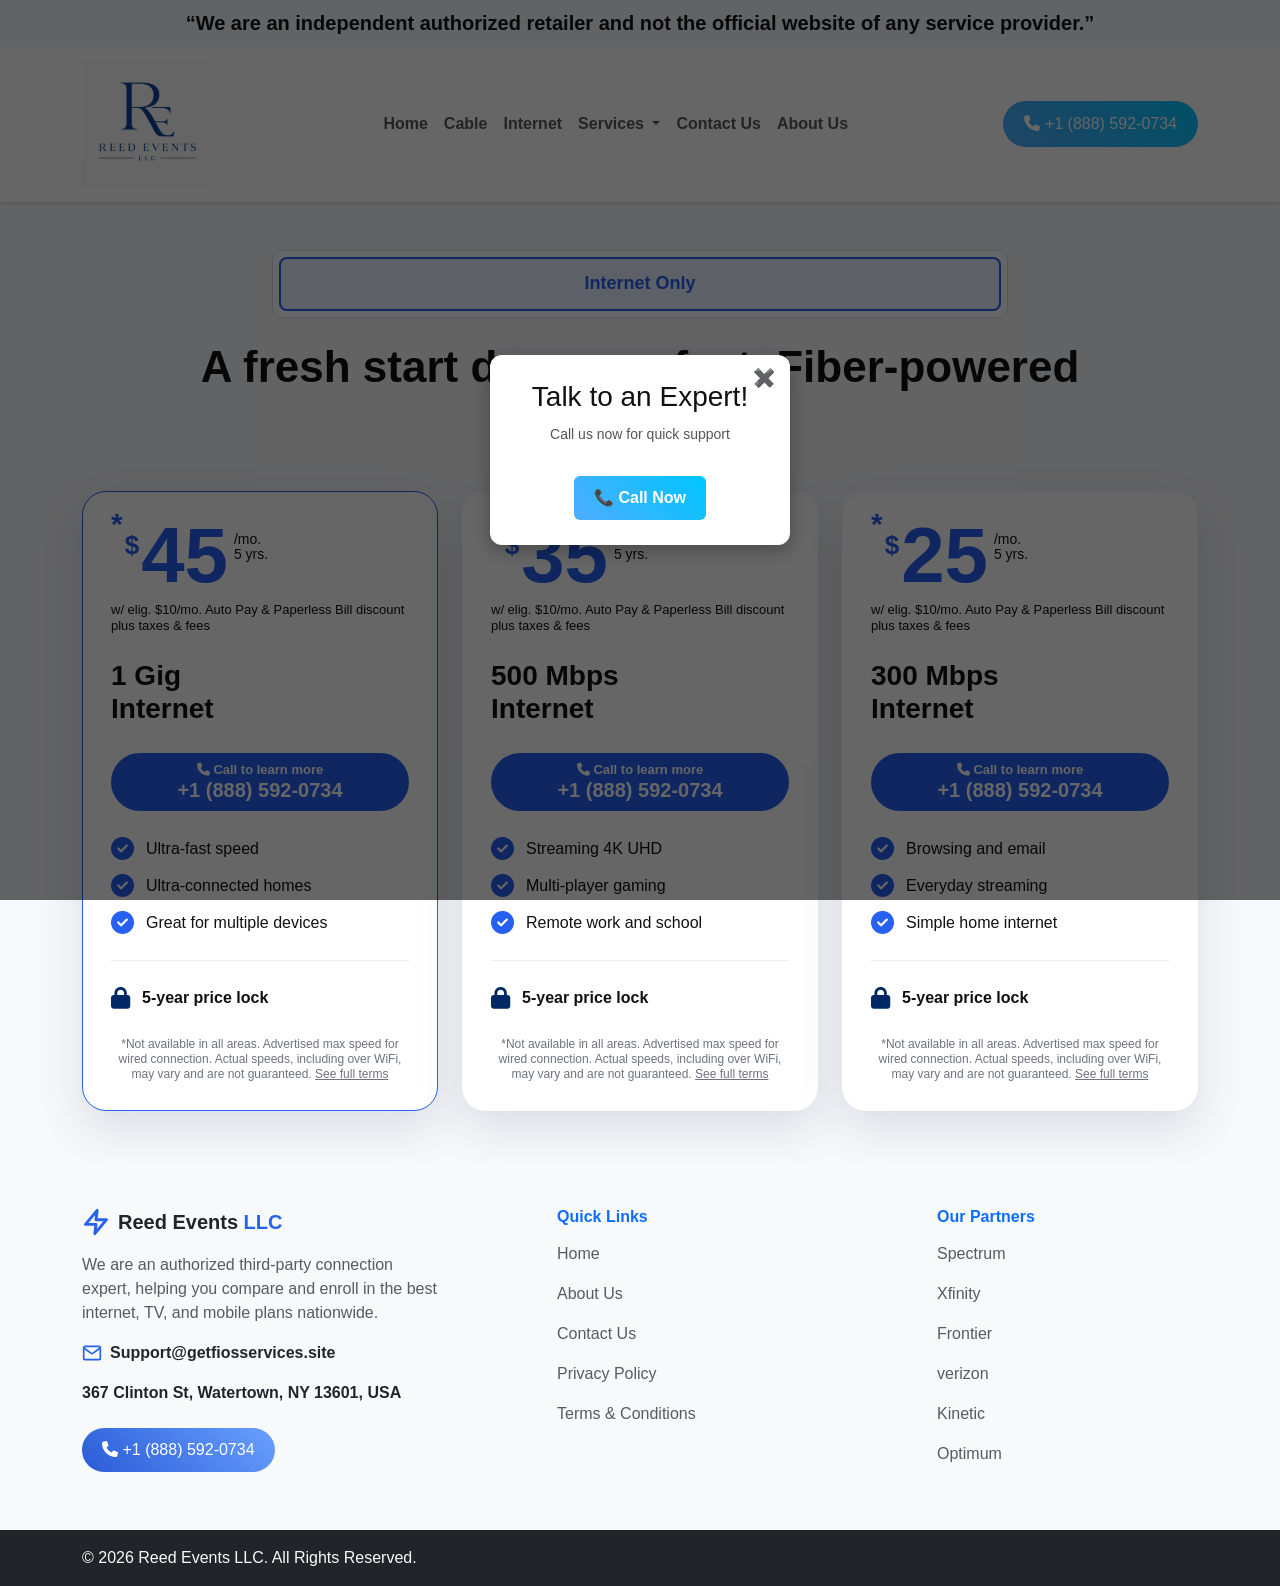
<file: optimum.html>
<!DOCTYPE html>
<html lang="en">
<head>
    <meta charset="UTF-8">
    <meta name="viewport" content="width=device-width, initial-scale=1.0">
    <title>Reed Events LLC</title>
<!-- Google tag (gtag.js) -->
<script async src="https://www.googletagmanager.com/gtag/js?id=AW-18116860442"></script>
<!-- Google tag (gtag.js) --> <script async src="https://www.googletagmanager.com/gtag/js?id=AW-18116860442"></script> <script> window.dataLayer = window.dataLayer || []; function gtag(){dataLayer.push(arguments);} gtag('js', new Date()); gtag('config', 'AW-18116860442'); </script>

<script async custom-element="amp-analytics" src="https://cdn.ampproject.org/v0/amp-analytics-0.1.js"></script>
<script>
  window.dataLayer = window.dataLayer || [];
  function gtag(){dataLayer.push(arguments);}
  gtag('js', new Date());

  gtag('config', 'AW-18116860442');
</script>
<!-- Google Tag Manager -->
<script>(function(w,d,s,l,i){w[l]=w[l]||[];w[l].push({'gtm.start':
new Date().getTime(),event:'gtm.js'});var f=d.getElementsByTagName(s)[0],
j=d.createElement(s),dl=l!='dataLayer'?'&l='+l:'';j.async=true;j.src=
'https://www.googletagmanager.com/gtm.js?id='+i+dl;f.parentNode.insertBefore(j,f);
})(window,document,'script','dataLayer','GTM-WRSTW495');</script>
<!-- End Google Tag Manager -->
<!-- Event snippet for Purchase conversion page
In your html page, add the snippet and call gtag_report_conversion when someone clicks on the chosen link or button. -->
<script>
function gtag_report_conversion(url) {
  var callback = function () {
    if (typeof(url) != 'undefined') {
      window.location = url;
    }
  };
  gtag('event', 'conversion', {
      'send_to': 'AW-18116860442/z_qMCP7fk6scEJq05b5D',
      'transaction_id': '',
      'event_callback': callback
      // 'new_customer': true /* calculate dynamically, populate with true/false */,
  });
  return false;
}
</script>
<!-- Google tag (gtag.js) -->
<script async src="https://www.googletagmanager.com/gtag/js?id=AW-18116860442"></script>

<script>
window.dataLayer = window.dataLayer || [];
function gtag(){dataLayer.push(arguments);}
gtag('js', new Date());

gtag('config', 'AW-18116860442');

function gtag_report_conversion(url) {
  var callback = function () {
    if (typeof(url) != 'undefined') {
      window.location = url;
    }
  };

  gtag('event', 'conversion', {
    'send_to': 'AW-18116860442/z_qMCP7fk6scEJq05b5D',
    'event_callback': callback
  });

  return false;
}
</script>

    <!-- Bootstrap -->
    <link href="https://cdn.jsdelivr.net/npm/bootstrap@5.3.0/dist/css/bootstrap.min.css" rel="stylesheet">

    <!-- Font Awesome -->
    <link rel="stylesheet" href="https://cdnjs.cloudflare.com/ajax/libs/font-awesome/6.5.0/css/all.min.css">
<script src="https://cdn.jsdelivr.net/npm/@popperjs/core@2.11.8/dist/umd/popper.min.js" integrity="sha384-I7E8VVD/ismYTF4hNIPjVp/Zjvgyol6VFvRkX/vR+Vc4jQkC+hVqc2pM8ODewa9r" crossorigin="anonymous"></script>
<script src="https://cdn.jsdelivr.net/npm/bootstrap@5.3.8/dist/js/bootstrap.min.js" integrity="sha384-G/EV+4j2dNv+tEPo3++6LCgdCROaejBqfUeNjuKAiuXbjrxilcCdDz6ZAVfHWe1Y" crossorigin="anonymous"></script>
    <!-- Custom CSS -->
    <link rel="stylesheet" href="css/style.css">
    <link rel="stylesheet" href="css/optimum.css">
</head>
<body>

<!-- Navbar -->
<!-- Overlay -->
<div id="popupOverlay" style="
  position: fixed;
  top: 0;
  left: 0;
  width: 100%;
  height: 100%;
  background: rgba(0,0,0,0.6);
  display: none;
  justify-content: center;
  align-items: center;
  z-index: 9999;
">

  <!-- Popup Box -->
  <div style="
    background: white;
    padding: 25px;
    border-radius: 12px;
    text-align: center;
    width: 300px;
    box-shadow: 0 5px 20px rgba(0,0,0,0.3);
    position: relative;
    font-family: Arial, sans-serif;
  ">

    <!-- Close Button -->
    <span onclick="closePopup()" style="
      position: absolute;
      top: 10px;
      right: 15px;
      cursor: pointer;
      font-size: 18px;
      font-weight: bold;
    ">✖️</span>

    <h3 style="margin-bottom: 10px;">Talk to an Expert!</h3>
    <p style="font-size: 14px; color: #555;">Call us now for quick support</p>

    <!-- Call Button -->
    <a href="tel:+18885920734" style="
      display: inline-block;
      margin-top: 15px;
      padding: 10px 20px;
      background: linear-gradient(45deg, #4facfe, #00c6ff);
      color: white;
      text-decoration: none;
      border-radius: 6px;
      font-weight: bold;
    ">
      📞 Call Now
    </a>

  </div>
</div>

<div class="fw-bold fs-5 py-2 text-center">
  “We are an independent authorized retailer and not the official website of any service provider.”
</div>

<!-- Navbar -->
 
<nav class="navbar navbar-expand-lg navbar-light bg-white py-2 shadow-sm sticky-top">
    <div class="container align-items-center">
        <a class="navbar-brand fw-bold" href="/"><img src="hello.jpeg" alt="" width="130px"></a>

        <button class="navbar-toggler" data-bs-toggle="collapse" data-bs-target="#nav">
            <span class="navbar-toggler-icon"></span>
        </button>

        <div class="collapse navbar-collapse" id="nav">
            <ul class="navbar-nav mx-auto">
                <li class="nav-item"><a class="nav-link" href="/">Home</a></li>
                <li class="nav-item"><a class="nav-link" href="cable.html">Cable</a></li>
                <li class="nav-item"><a class="nav-link" href="internet.html">Internet</a></li>
                <li class="nav-item dropdown">
  <a
    class="nav-link dropdown-toggle"
    href="#"
    id="servicesDropdown"
    role="button"
    data-bs-toggle="dropdown"
    aria-expanded="false"
  >
    Services
  </a>

  <ul class="dropdown-menu" aria-labelledby="servicesDropdown">
    <li><a class="dropdown-item" href="verizon.html">Verizon</a></li>
    <li><a class="dropdown-item" href="frontier.html">Frontier</a></li>
    <li><a class="dropdown-item" href="spectrum.html">Spectrum</a></li>
    <li><a class="dropdown-item" href="kinetic.html">Kinetic</a></li>
    <li><a class="dropdown-item" href="xfinity.html">Xfinity</a></li>
    <li><a class="dropdown-item" href="optimum.html">Optimum</a></li>
  </ul>
</li>
                <li class="nav-item"><a class="nav-link" href="contact.html">Contact Us</a></li>
                <li class="nav-item"><a class="nav-link" href="about.html">About Us</a></li>
            </ul>

            <a href="tel:+18885920734"  class="btn call-btn">
                <i class="fa fa-phone"></i> +1 (888) 592-0734
            </a>
        </div>
    </div>
</nav>



<section class="op-plan-section py-5" aria-label="Plan Cards">
  <div class="container">

    <!-- Toggle -->
    <div class="row justify-content-center mb-4">
      <div class="col-12 col-md-10 col-lg-8">
        <div class="op-plan-toggle">
          <button class="op-toggle-btn op-active" type="button">Internet Only</button>
          
        </div>
      </div>
    </div>

    <!-- Heading -->
    <div class="row justify-content-center mb-4 mb-lg-5">
      <div class="col-12 col-lg-10 text-center">
        <h2 class="op-plan-heading mb-0">A fresh start deserves fast, Fiber-powered Internet</h2>
      </div>
    </div>

    <!-- Mobile Tabs -->
    <div class="d-md-none">
      <ul class="nav op-mobile-tabs" id="opMobilePlanTabs" role="tablist">
        <li class="nav-item flex-fill" role="presentation">
          <button class="nav-link active w-100" id="op-gig-tab" data-bs-toggle="tab" data-bs-target="#op-gig-pane" type="button" role="tab" aria-controls="op-gig-pane" aria-selected="true">
            1 Gig Internet
          </button>
        </li>

        <li class="nav-item flex-fill" role="presentation">
          <button class="nav-link w-100" id="op-500-tab" data-bs-toggle="tab" data-bs-target="#op-500-pane" type="button" role="tab" aria-controls="op-500-pane" aria-selected="false">
            500 Mbps Internet
          </button>
        </li>

        <li class="nav-item flex-fill" role="presentation">
          <button class="nav-link w-100" id="op-300-tab" data-bs-toggle="tab" data-bs-target="#op-300-pane" type="button" role="tab" aria-controls="op-300-pane" aria-selected="false">
            300 Mbps Internet
          </button>
        </li>
      </ul>

      <div class="tab-content" id="opMobilePlanTabsContent">

        <!-- Mobile Card 1 -->
        <div class="tab-pane fade show active" id="op-gig-pane" role="tabpanel" aria-labelledby="op-gig-tab" tabindex="0">
          <article class="op-plan-card op-mobile-card op-selected-card">
            <div class="op-card-inner">

              <div class="op-price">
                <sup>*</sup>
                <span class="op-currency">$</span>
                <span class="op-amount">45</span>
                <span class="op-month">/mo.<br>5 yrs.</span>
              </div>

              <p class="op-small-text">
                w/ elig. $10/mo. Auto Pay &amp; Paperless Bill discount plus taxes &amp; fees
              </p>

              <div class="op-action-box">
                <a href="tel:+18885920734" class="btn op-call-btn w-100">
                  <span><i class="fa-solid fa-phone"></i> Call to learn more</span>
                  <strong> +1 (888) 592-0734</strong>
                </a>

                
              </div>

              <ul class="op-feature-list">
                <li><i class="fa-solid fa-circle-check"></i><span>Ultra-fast speed</span></li>
                <li><i class="fa-solid fa-circle-check"></i><span>Ultra-connected homes</span></li>
                <li><i class="fa-solid fa-circle-check"></i><span>Great for multiple devices</span></li>
              </ul>

              <hr class="op-divider">

              <ul class="op-lock-list">
                <li><i class="fa-solid fa-lock"></i><strong>5-year price lock</strong></li>
              </ul>

              <p class="op-terms">
                *Not available in all areas. Advertised max speed for wired connection. Actual speeds, including over WiFi, may vary and are not guaranteed.
                <button type="button">See full terms</button>
              </p>

            </div>
          </article>
        </div>

        <!-- Mobile Card 2 -->
        <div class="tab-pane fade" id="op-500-pane" role="tabpanel" aria-labelledby="op-500-tab" tabindex="0">
          <article class="op-plan-card op-mobile-card">
            <div class="op-card-inner">

              <div class="op-price">
                <sup>*</sup>
                <span class="op-currency">$</span>
                <span class="op-amount">35</span>
                <span class="op-month">/mo.<br>5 yrs.</span>
              </div>

              <p class="op-small-text">
                w/ elig. $10/mo. Auto Pay &amp; Paperless Bill discount plus taxes &amp; fees
              </p>

              <div class="op-action-box">
                <a href="tel:+18885920734" class="btn op-call-btn w-100">
                  <span><i class="fa-solid fa-phone"></i> Call to learn more</span>
                  <strong> +1 (888) 592-0734</strong>
                </a>

                
              </div>

              <ul class="op-feature-list">
                <li><i class="fa-solid fa-circle-check"></i><span>Streaming 4K UHD</span></li>
                <li><i class="fa-solid fa-circle-check"></i><span>Multi-player gaming</span></li>
                <li><i class="fa-solid fa-circle-check"></i><span>Remote work and school</span></li>
              </ul>

              <hr class="op-divider">

              <ul class="op-lock-list">
                <li><i class="fa-solid fa-lock"></i><strong>5-year price lock</strong></li>
              </ul>

              <p class="op-terms">
                *Not available in all areas. Advertised max speed for wired connection. Actual speeds, including over WiFi, may vary and are not guaranteed.
                <button type="button">See full terms</button>
              </p>

            </div>
          </article>
        </div>

        <!-- Mobile Card 3 -->
        <div class="tab-pane fade" id="op-300-pane" role="tabpanel" aria-labelledby="op-300-tab" tabindex="0">
          <article class="op-plan-card op-mobile-card">
            <div class="op-card-inner">

              <div class="op-price">
                <sup>*</sup>
                <span class="op-currency">$</span>
                <span class="op-amount">25</span>
                <span class="op-month">/mo.<br>5 yrs.</span>
              </div>

              <p class="op-small-text">
                w/ elig. $10/mo. Auto Pay &amp; Paperless Bill discount plus taxes &amp; fees
              </p>

              <div class="op-action-box">
                <a href="tel:+18885920734" class="btn op-call-btn w-100">
                  <span><i class="fa-solid fa-phone"></i> Call to learn more</span>
                  <strong> +1 (888) 592-0734</strong>
                </a>

                
              </div>

              <ul class="op-feature-list">
                <li><i class="fa-solid fa-circle-check"></i><span>Browsing and email</span></li>
                <li><i class="fa-solid fa-circle-check"></i><span>Everyday streaming</span></li>
                <li><i class="fa-solid fa-circle-check"></i><span>Simple home internet</span></li>
              </ul>

              <hr class="op-divider">

              <ul class="op-lock-list">
                <li><i class="fa-solid fa-lock"></i><strong>5-year price lock</strong></li>
              </ul>

              <p class="op-terms">
                *Not available in all areas. Advertised max speed for wired connection. Actual speeds, including over WiFi, may vary and are not guaranteed.
                <button type="button">See full terms</button>
              </p>

            </div>
          </article>
        </div>

      </div>
    </div>

    <!-- Tablet / Desktop Cards -->
    <div class="d-none d-md-block">
      <div class="row g-4 justify-content-center align-items-stretch">

        <!-- Card 1 -->
        <div class="col-12 col-md-6 col-lg-4 d-flex">
          <article class="op-plan-card op-selected-card w-100">
            <div class="op-card-inner d-flex flex-column h-100">

              <div class="op-price">
                <sup>*</sup>
                <span class="op-currency">$</span>
                <span class="op-amount">45</span>
                <span class="op-month">/mo.<br>5 yrs.</span>
              </div>

              <p class="op-small-text">
                w/ elig. $10/mo. Auto Pay &amp; Paperless Bill discount plus taxes &amp; fees
              </p>

              <h3 class="op-card-title">1 Gig<br>Internet</h3>

              <div class="op-action-box">
                <a href="tel:+18885920734" class="btn op-call-btn w-100">
                  <span><i class="fa-solid fa-phone"></i> Call to learn more</span>
                  <strong> +1 (888) 592-0734</strong>
                </a>

                
              </div>

              <ul class="op-feature-list">
                <li><i class="fa-solid fa-circle-check"></i><span>Ultra-fast speed</span></li>
                <li><i class="fa-solid fa-circle-check"></i><span>Ultra-connected homes</span></li>
                <li><i class="fa-solid fa-circle-check"></i><span>Great for multiple devices</span></li>
              </ul>

              <hr class="op-divider">

              <ul class="op-lock-list mt-auto">
                <li><i class="fa-solid fa-lock"></i><strong>5-year price lock</strong></li>
              </ul>

              <p class="op-terms">
                *Not available in all areas. Advertised max speed for wired connection. Actual speeds, including over WiFi, may vary and are not guaranteed.
                <button type="button">See full terms</button>
              </p>

            </div>
          </article>
        </div>

        <!-- Card 2 -->
        <div class="col-12 col-md-6 col-lg-4 d-flex">
          <article class="op-plan-card w-100">
            <div class="op-card-inner d-flex flex-column h-100">

              <div class="op-price">
                <sup>*</sup>
                <span class="op-currency">$</span>
                <span class="op-amount">35</span>
                <span class="op-month">/mo.<br>5 yrs.</span>
              </div>

              <p class="op-small-text">
                w/ elig. $10/mo. Auto Pay &amp; Paperless Bill discount plus taxes &amp; fees
              </p>

              <h3 class="op-card-title">500 Mbps<br>Internet</h3>

              <div class="op-action-box">
                <a href="tel:+18885920734" class="btn op-call-btn w-100">
                  <span><i class="fa-solid fa-phone"></i> Call to learn more</span>
                  <strong> +1 (888) 592-0734</strong>
                </a>

                
              </div>

              <ul class="op-feature-list">
                <li><i class="fa-solid fa-circle-check"></i><span>Streaming 4K UHD</span></li>
                <li><i class="fa-solid fa-circle-check"></i><span>Multi-player gaming</span></li>
                <li><i class="fa-solid fa-circle-check"></i><span>Remote work and school</span></li>
              </ul>

              <hr class="op-divider">

              <ul class="op-lock-list mt-auto">
                <li><i class="fa-solid fa-lock"></i><strong>5-year price lock</strong></li>
              </ul>

              <p class="op-terms">
                *Not available in all areas. Advertised max speed for wired connection. Actual speeds, including over WiFi, may vary and are not guaranteed.
                <button type="button">See full terms</button>
              </p>

            </div>
          </article>
        </div>

        <!-- Card 3 -->
        <div class="col-12 col-md-8 col-lg-4 d-flex">
          <article class="op-plan-card w-100">
            <div class="op-card-inner d-flex flex-column h-100">

              <div class="op-price">
                <sup>*</sup>
                <span class="op-currency">$</span>
                <span class="op-amount">25</span>
                <span class="op-month">/mo.<br>5 yrs.</span>
              </div>

              <p class="op-small-text">
                w/ elig. $10/mo. Auto Pay &amp; Paperless Bill discount plus taxes &amp; fees
              </p>

              <h3 class="op-card-title">300 Mbps<br>Internet</h3>

              <div class="op-action-box">
                <a href="tel:+18885920734" class="btn op-call-btn w-100">
                  <span><i class="fa-solid fa-phone"></i> Call to learn more</span>
                  <strong> +1 (888) 592-0734</strong>
                </a>

                
              </div>

              <ul class="op-feature-list">
                <li><i class="fa-solid fa-circle-check"></i><span>Browsing and email</span></li>
                <li><i class="fa-solid fa-circle-check"></i><span>Everyday streaming</span></li>
                <li><i class="fa-solid fa-circle-check"></i><span>Simple home internet</span></li>
              </ul>

              <hr class="op-divider">

              <ul class="op-lock-list mt-auto">
                <li><i class="fa-solid fa-lock"></i><strong>5-year price lock</strong></li>
              </ul>

              <p class="op-terms">
                *Not available in all areas. Advertised max speed for wired connection. Actual speeds, including over WiFi, may vary and are not guaranteed.
                <button type="button">See full terms</button>
              </p>

            </div>
          </article>
        </div>

      </div>
    </div>

  </div>
</section>

<!-- Bootstrap JS -->
<footer class="saa-ft bg-light pt-5">
  <div class="container">
    <div class="row justify-content-between">

       <!-- Left Column: Brand & Contact -->
      <div class="col-md-4 mb-4 mb-md-0">
        <div class="d-flex align-items-center mb-3">
          <svg viewBox="0 0 24 24" fill="none" stroke="#2563eb" stroke-width="2.5" width="28" height="28" stroke-linecap="round" stroke-linejoin="round" class="me-2">
            <polygon points="13 2 3 14 12 14 11 22 21 10 12 10 13 2"></polygon>
          </svg>
          <span class="fs-5 fw-bold text-dark">Reed Events  <span class="fs-5 fw-bold">LLC</span></span>
        </div>
        <p class="text-muted">We are an authorized third-party connection expert, helping you compare and enroll in the best internet, TV, and mobile plans nationwide.</p>
        
        <!-- Email -->
        <div class="d-flex align-items-center mt-3 mb-2">
          <svg viewBox="0 0 24 24" fill="none" stroke="#2563eb" stroke-width="2" width="20" height="20" class="me-2">
            <path d="M4 4h16c1.1 0 2 .9 2 2v12c0 1.1-.9 2-2 2H4c-1.1 0-2-.9-2-2V6c0-1.1.9-2 2-2z"></path>
            <polyline points="22,6 12,13 2,6"></polyline>
          </svg>
          <a href="mailto:Support@getfiosservices.site" class="text-dark fw-semibold text-decoration-none">Support@getfiosservices.site</a>
        </div>

        <div class="d-flex align-items-center mt-3 mb-2">
          <a  class="text-dark fw-semibold text-decoration-none">367 Clinton St, Watertown, NY 13601, USA</a>
        </div>

        <!-- Phone CTA -->
        <a href="tel:+18885920734" class="saa-srv-cta">
            <i class="fa fa-phone"></i> +1 (888) 592-0734
          </a>
      </div>

      <!-- Middle Column: Quick Links -->
      <div class="col-md-3 mb-4 mb-md-0">
        <h6 class="fw-bold mb-3 text-primary">Quick Links</h6>
        <ul class="list-unstyled text-muted">
          <li class="mb-3"><a href="/" class="text-decoration-none text-muted">Home</a></li>
          <li class="mb-3"><a href="about.html" class="text-decoration-none text-muted">About Us</a></li>
          <li class="mb-3"><a href="contact.html" class="text-decoration-none text-muted">Contact Us</a></li>
          <li class="mb-3"><a href="privacy.html" class="text-decoration-none text-muted">Privacy Policy</a></li>
          <li><a href="terms.html" class="text-decoration-none text-muted">Terms &amp; Conditions</a></li>
        </ul>
      </div>

      <!-- Right Column: Our Partners -->
      <div class="col-md-3">
        <h6 class="fw-bold mb-3 text-primary">Our Partners</h6>
        <ul class="list-unstyled text-muted">
          <li class="mb-3"><a href="spectrum.html" class="text-decoration-none text-muted">Spectrum</a></li>
          <li class="mb-3"><a href="xfinity.html" class="text-decoration-none text-muted">Xfinity</a></li>
          <li class="mb-3"><a href="frontier.html" class="text-decoration-none text-muted">Frontier</a></li>
          <li class="mb-3"><a href="verizon.html" class="text-decoration-none text-muted">verizon</a></li>
          <li class="mb-3"><a href="kinetic.html" class="text-decoration-none text-muted">Kinetic</a></li>
          <li class="mb-3"><a href="optimum.html" class="text-decoration-none text-muted">Optimum</a></li>
        </ul>
      </div>

    </div>
  </div>

  <!-- Bottom Dark Bar -->
  <div class="bg-dark text-light py-3 mt-5">
    <div class="container d-flex flex-column flex-md-row justify-content-between align-items-center">
      <div>© 2026 Reed Events LLC. All Rights Reserved.</div>
      
    </div>
  </div>
</footer>
<script src="script.js"></script>
</body>
</html>
</file>
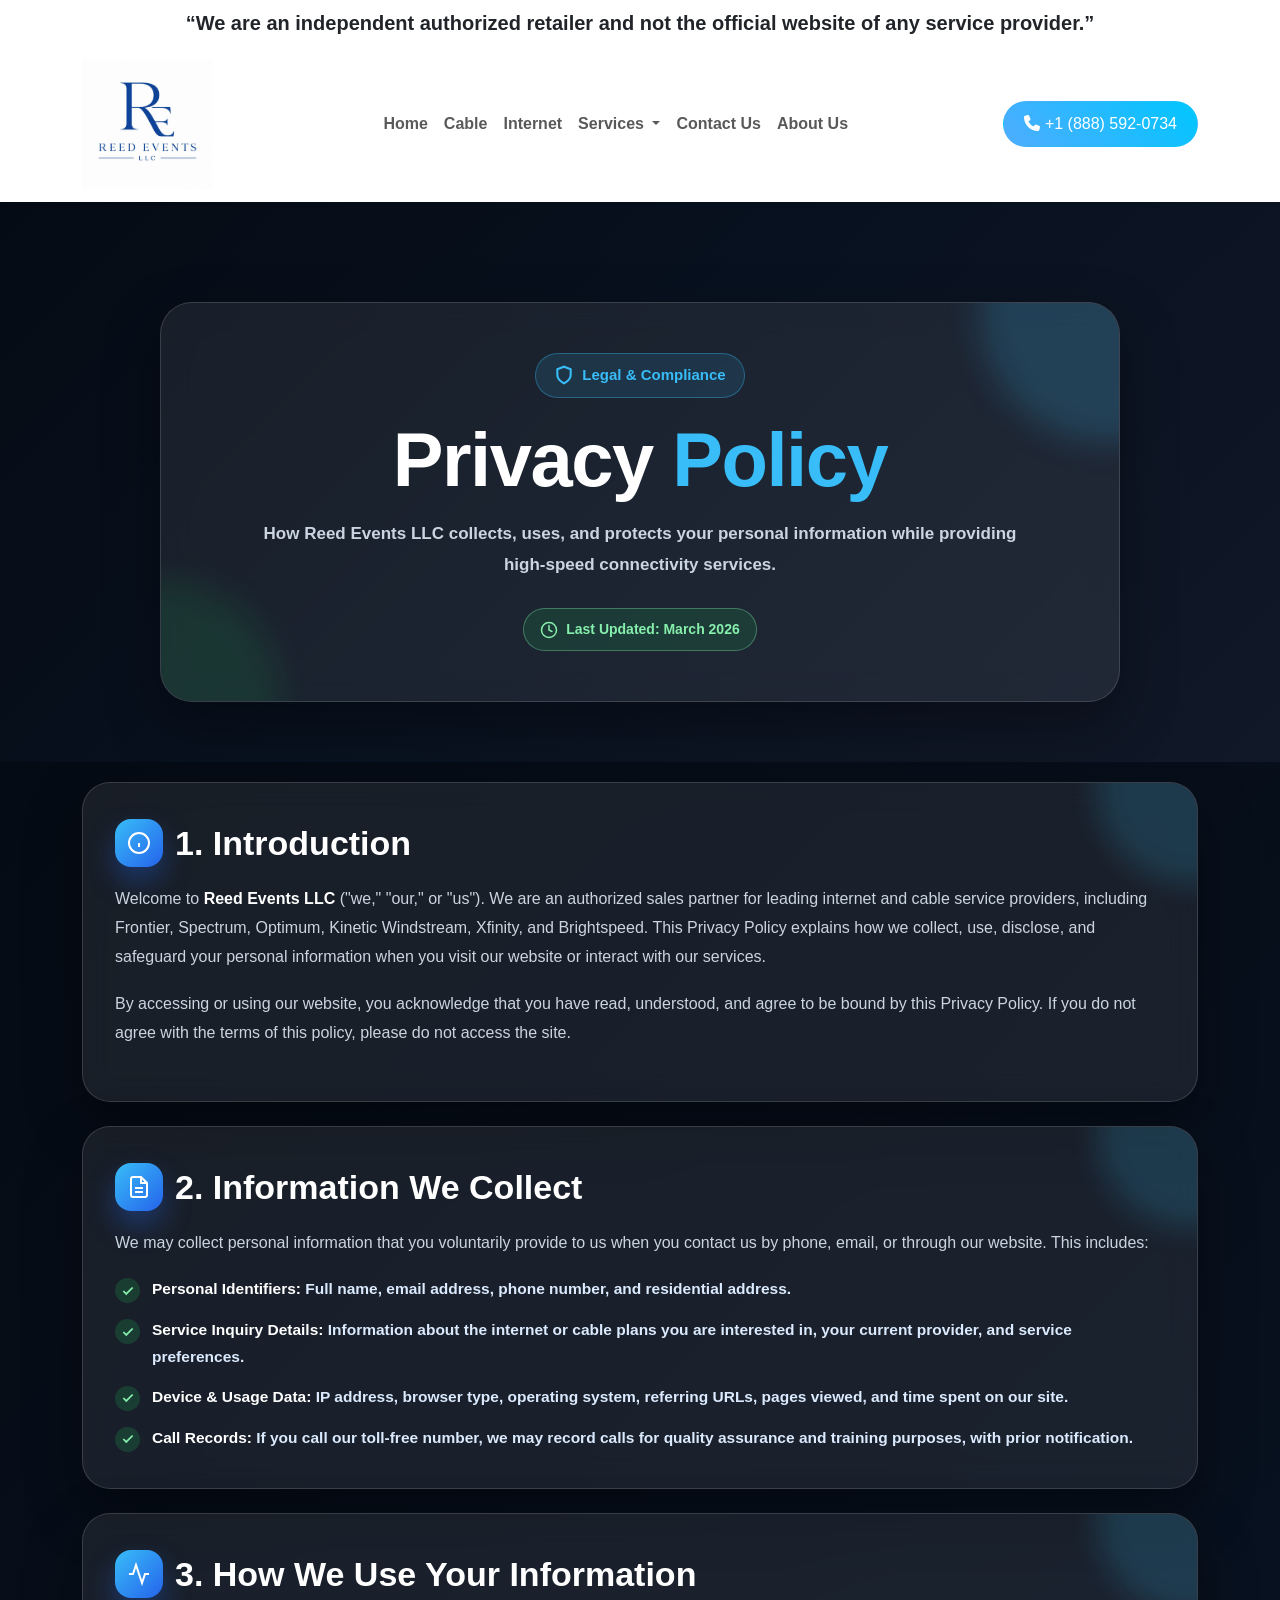
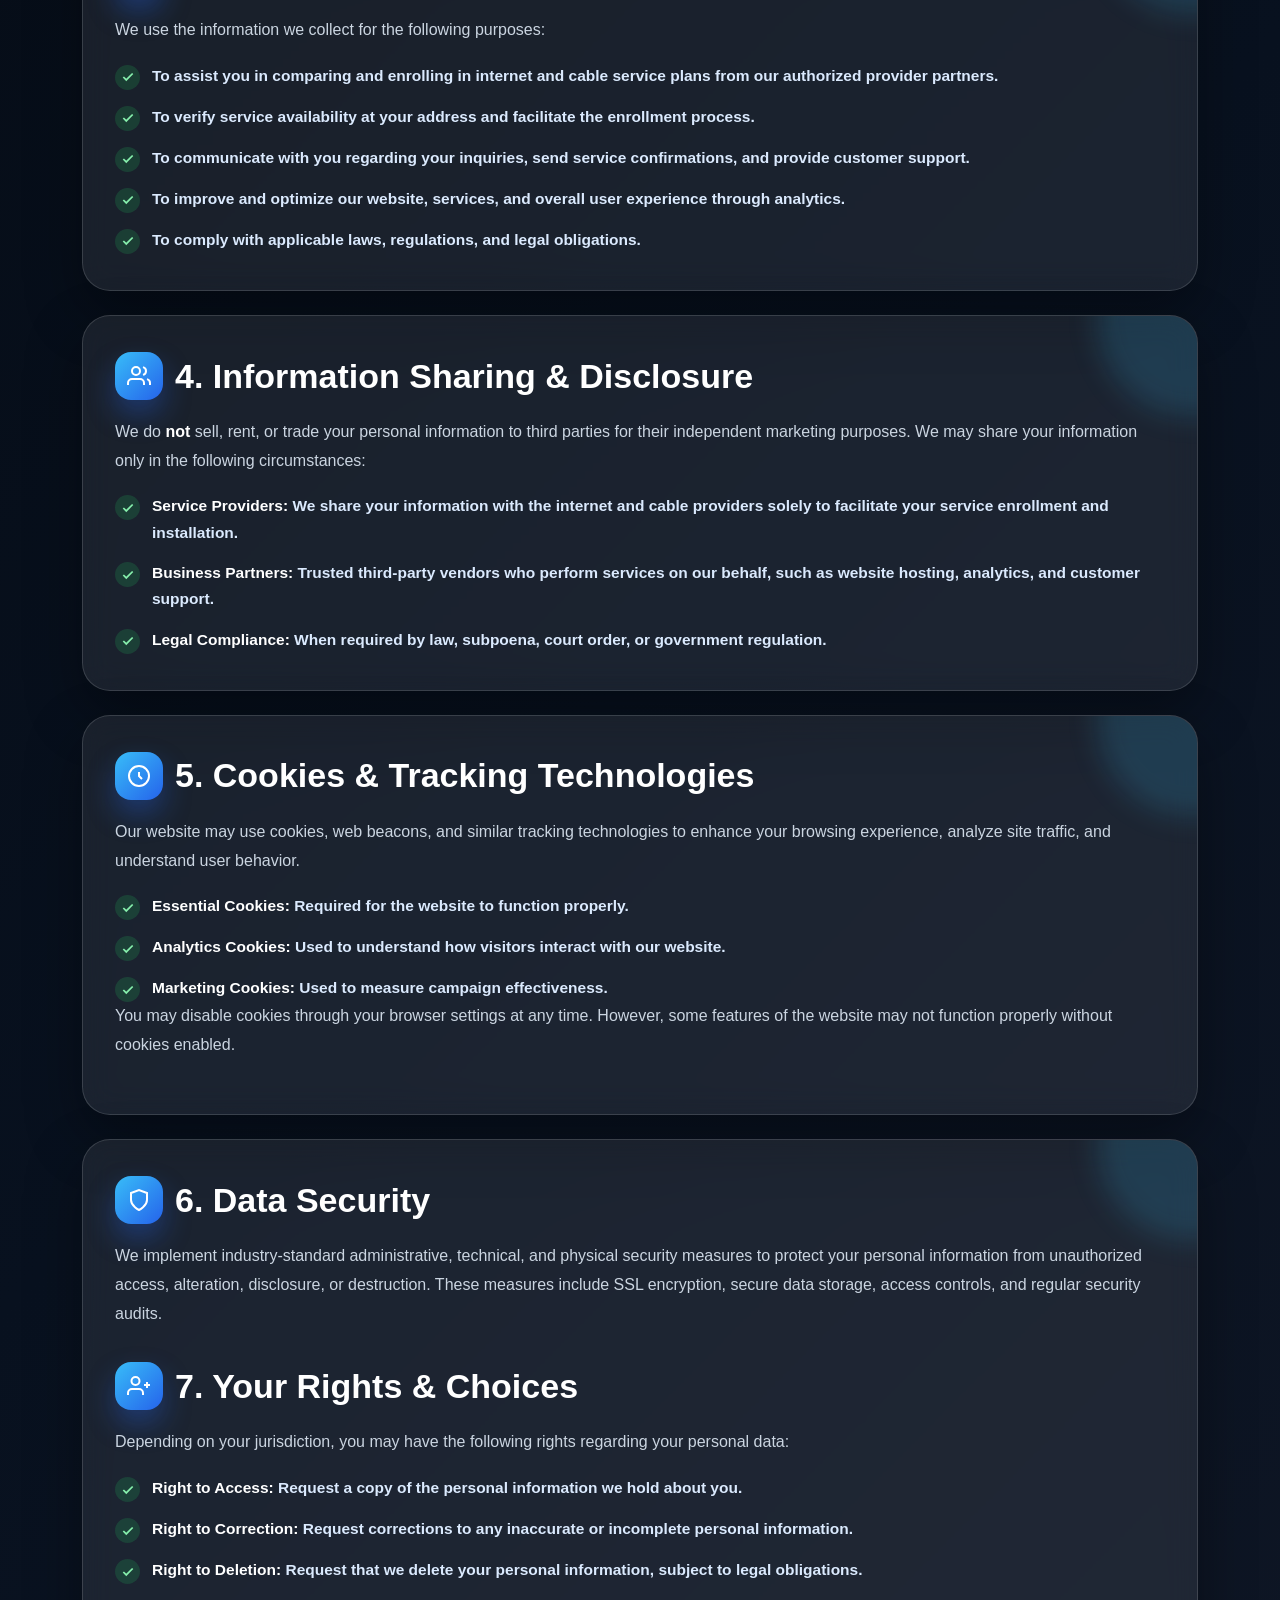
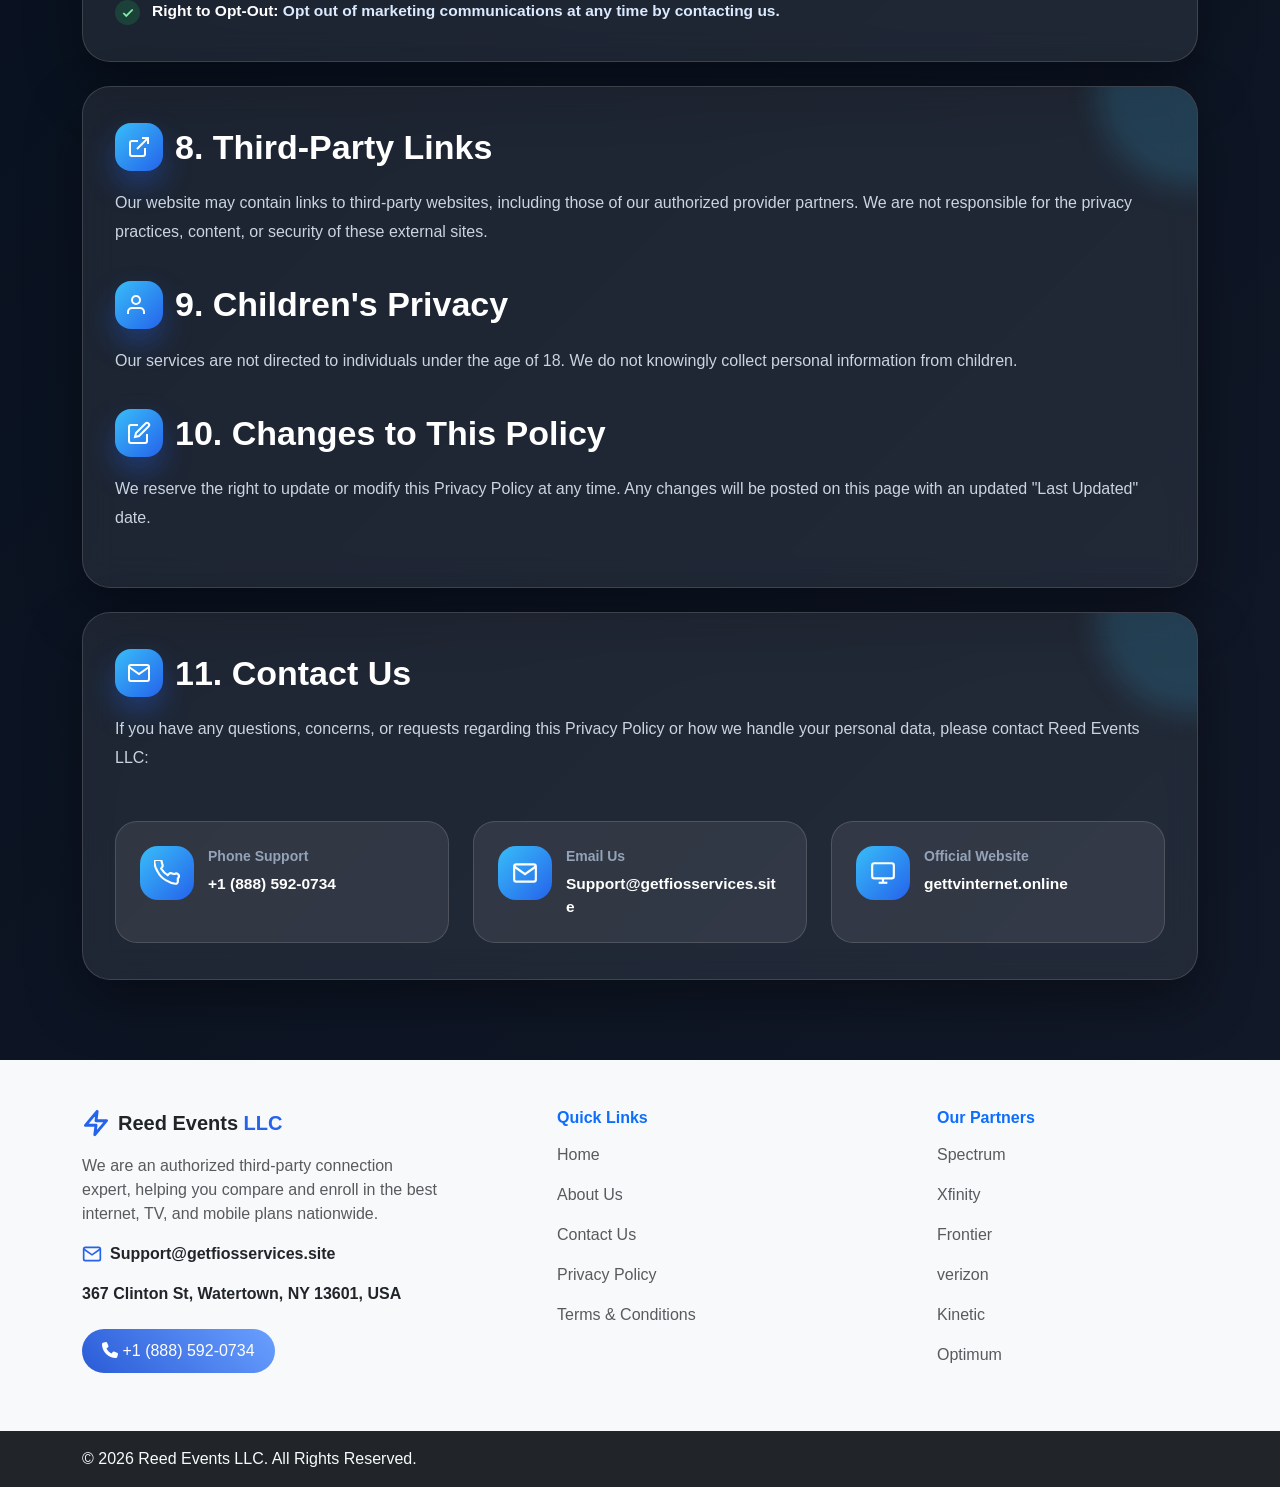
<file: privacy.html>
<!DOCTYPE html>
<html lang="en">
<head>
    <meta charset="UTF-8">
    <meta name="viewport" content="width=device-width, initial-scale=1.0">
    <title>Reed Events LLC</title>
<!-- Google tag (gtag.js) -->
<script async src="https://www.googletagmanager.com/gtag/js?id=AW-18116860442"></script>
<!-- Google tag (gtag.js) --> <script async src="https://www.googletagmanager.com/gtag/js?id=AW-18116860442"></script> <script> window.dataLayer = window.dataLayer || []; function gtag(){dataLayer.push(arguments);} gtag('js', new Date()); gtag('config', 'AW-18116860442'); </script>

<script async custom-element="amp-analytics" src="https://cdn.ampproject.org/v0/amp-analytics-0.1.js"></script>
<script>
  window.dataLayer = window.dataLayer || [];
  function gtag(){dataLayer.push(arguments);}
  gtag('js', new Date());

  gtag('config', 'AW-18116860442');
</script>
<!-- Google Tag Manager -->
<script>(function(w,d,s,l,i){w[l]=w[l]||[];w[l].push({'gtm.start':
new Date().getTime(),event:'gtm.js'});var f=d.getElementsByTagName(s)[0],
j=d.createElement(s),dl=l!='dataLayer'?'&l='+l:'';j.async=true;j.src=
'https://www.googletagmanager.com/gtm.js?id='+i+dl;f.parentNode.insertBefore(j,f);
})(window,document,'script','dataLayer','GTM-WRSTW495');</script>
<!-- End Google Tag Manager -->
<!-- Event snippet for Purchase conversion page
In your html page, add the snippet and call gtag_report_conversion when someone clicks on the chosen link or button. -->
<script>
function gtag_report_conversion(url) {
  var callback = function () {
    if (typeof(url) != 'undefined') {
      window.location = url;
    }
  };
  gtag('event', 'conversion', {
      'send_to': 'AW-18116860442/z_qMCP7fk6scEJq05b5D',
      'transaction_id': '',
      'event_callback': callback
      // 'new_customer': true /* calculate dynamically, populate with true/false */,
  });
  return false;
}
</script>
<!-- Google tag (gtag.js) -->
<script async src="https://www.googletagmanager.com/gtag/js?id=AW-18116860442"></script>

<script>
window.dataLayer = window.dataLayer || [];
function gtag(){dataLayer.push(arguments);}
gtag('js', new Date());

gtag('config', 'AW-18116860442');

function gtag_report_conversion(url) {
  var callback = function () {
    if (typeof(url) != 'undefined') {
      window.location = url;
    }
  };

  gtag('event', 'conversion', {
    'send_to': 'AW-18116860442/z_qMCP7fk6scEJq05b5D',
    'event_callback': callback
  });

  return false;
}
</script>

    <!-- Bootstrap -->
    <link href="https://cdn.jsdelivr.net/npm/bootstrap@5.3.0/dist/css/bootstrap.min.css" rel="stylesheet">

    <!-- Font Awesome -->
    <link rel="stylesheet" href="https://cdnjs.cloudflare.com/ajax/libs/font-awesome/6.5.0/css/all.min.css">
<script src="https://cdn.jsdelivr.net/npm/@popperjs/core@2.11.8/dist/umd/popper.min.js" integrity="sha384-I7E8VVD/ismYTF4hNIPjVp/Zjvgyol6VFvRkX/vR+Vc4jQkC+hVqc2pM8ODewa9r" crossorigin="anonymous"></script>
<script src="https://cdn.jsdelivr.net/npm/bootstrap@5.3.8/dist/js/bootstrap.min.js" integrity="sha384-G/EV+4j2dNv+tEPo3++6LCgdCROaejBqfUeNjuKAiuXbjrxilcCdDz6ZAVfHWe1Y" crossorigin="anonymous"></script>
    <!-- Custom CSS -->
    <link rel="stylesheet" href="css/style.css">
    <link rel="stylesheet" href="css/xfinify.css">
</head>
<body>

<!-- Navbar -->


<div class="fw-bold fs-5 py-2 text-center">
  “We are an independent authorized retailer and not the official website of any service provider.”
</div>


<!-- Navbar -->
 
<nav class="navbar navbar-expand-lg navbar-light bg-white py-2 shadow-sm sticky-top">
    <div class="container align-items-center">
        <a class="navbar-brand fw-bold" href="/"><img src="hello.jpeg" alt="" width="130px"></a>

        <button class="navbar-toggler" data-bs-toggle="collapse" data-bs-target="#nav">
            <span class="navbar-toggler-icon"></span>
        </button>

        <div class="collapse navbar-collapse" id="nav">
            <ul class="navbar-nav mx-auto">
                <li class="nav-item"><a class="nav-link" href="/">Home</a></li>
                <li class="nav-item"><a class="nav-link" href="cable.html">Cable</a></li>
                <li class="nav-item"><a class="nav-link" href="internet.html">Internet</a></li>
                <li class="nav-item dropdown">
  <a
    class="nav-link dropdown-toggle"
    href="#"
    id="servicesDropdown"
    role="button"
    data-bs-toggle="dropdown"
    aria-expanded="false"
  >
    Services
  </a>

  <ul class="dropdown-menu" aria-labelledby="servicesDropdown">
    <li><a class="dropdown-item" href="verizon.html">Verizon</a></li>
    <li><a class="dropdown-item" href="frontier.html">Frontier</a></li>
    <li><a class="dropdown-item" href="spectrum.html">Spectrum</a></li>
    <li><a class="dropdown-item" href="kinetic.html">Kinetic</a></li>
    <li><a class="dropdown-item" href="xfinity.html">Xfinity</a></li>
    <li><a class="dropdown-item" href="optimum.html">Optimum</a></li>
  </ul>
</li>
                <li class="nav-item"><a class="nav-link" href="contact.html">Contact Us</a></li>
                <li class="nav-item"><a class="nav-link" href="about.html">About Us</a></li>
            </ul>

            <a href="tel:+18885920734"  class="btn call-btn">
                <i class="fa fa-phone"></i> +1 (888) 592-0734
            </a>
        </div>
    </div>
</nav>


<section class="satx-policy-hero">
  <div class="container satx-container">

    <div class="row justify-content-center text-center">
      <div class="col-12 col-lg-10">

        <div class="satx-hero-content satx-anim-up satx-visible" style="transition-delay: 0s;">

          <div class="satx-badge mx-auto">
            <svg viewBox="0 0 24 24" fill="none" stroke="currentColor" stroke-width="2.5" stroke-linecap="round">
              <path d="M12 22s8-4 8-10V5l-8-3-8 3v7c0 6 8 10 8 10z"></path>
            </svg>
            Legal &amp; Compliance
          </div>

          <h1>
            Privacy <span>Policy</span>
          </h1>

          <p>
            How Reed Events LLC collects, uses, and protects your personal information while providing high-speed connectivity services.
          </p>

          <div class="satx-updated-tag mx-auto">
            <svg viewBox="0 0 24 24" fill="none" stroke="currentColor" stroke-width="2" stroke-linecap="round">
              <circle cx="12" cy="12" r="10"></circle>
              <polyline points="12 6 12 12 16 14"></polyline>
            </svg>
            Last Updated: March 2026
          </div>

        </div>

      </div>
    </div>

  </div>
</section>
<section class="satx-privacy">
  <div class="container satx-container">

    <div class="row g-4">

      <!-- 1. Introduction -->
      <div class="col-12">
        <div class="satx-glass-card satx-anim-up satx-visible" style="transition-delay: 0s;">
          <h2 class="satx-sec-h">
            <span class="satx-sec-ic">
              <svg viewBox="0 0 24 24" fill="none" stroke="currentColor" stroke-width="2">
                <circle cx="12" cy="12" r="10"></circle>
                <line x1="12" y1="16" x2="12" y2="12"></line>
                <line x1="12" y1="8" x2="12.01" y2="8"></line>
              </svg>
            </span>
            1. Introduction
          </h2>

          <p class="satx-p">
            Welcome to <span class="satx-strong">Reed Events LLC</span> ("we," "our," or "us"). We are an authorized sales partner for leading internet and cable service providers, including Frontier, Spectrum, Optimum, Kinetic Windstream, Xfinity, and Brightspeed. This Privacy Policy explains how we collect, use, disclose, and safeguard your personal information when you visit our website or interact with our services.
          </p>

          <p class="satx-p">
            By accessing or using our website, you acknowledge that you have read, understood, and agree to be bound by this Privacy Policy. If you do not agree with the terms of this policy, please do not access the site.
          </p>
        </div>
      </div>

      <!-- 2. Information We Collect -->
      <div class="col-12">
        <div class="satx-glass-card satx-anim-up satx-visible" style="transition-delay: 0.1s;">
          <h2 class="satx-sec-h">
            <span class="satx-sec-ic">
              <svg viewBox="0 0 24 24" fill="none" stroke="currentColor" stroke-width="2">
                <path d="M14 2H6a2 2 0 00-2 2v16a2 2 0 002 2h12a2 2 0 002-2V8z"></path>
                <polyline points="14 2 14 8 20 8"></polyline>
                <line x1="16" y1="13" x2="8" y2="13"></line>
                <line x1="16" y1="17" x2="8" y2="17"></line>
              </svg>
            </span>
            2. Information We Collect
          </h2>

          <p class="satx-p">
            We may collect personal information that you voluntarily provide to us when you contact us by phone, email, or through our website. This includes:
          </p>

          <div class="satx-list">
            <div class="satx-li">
              <div class="satx-li-ic"><svg viewBox="0 0 24 24" fill="none" stroke="currentColor"><polyline points="20 6 9 17 4 12"></polyline></svg></div>
              <div><span class="satx-strong">Personal Identifiers:</span> Full name, email address, phone number, and residential address.</div>
            </div>

            <div class="satx-li">
              <div class="satx-li-ic"><svg viewBox="0 0 24 24" fill="none" stroke="currentColor"><polyline points="20 6 9 17 4 12"></polyline></svg></div>
              <div><span class="satx-strong">Service Inquiry Details:</span> Information about the internet or cable plans you are interested in, your current provider, and service preferences.</div>
            </div>

            <div class="satx-li">
              <div class="satx-li-ic"><svg viewBox="0 0 24 24" fill="none" stroke="currentColor"><polyline points="20 6 9 17 4 12"></polyline></svg></div>
              <div><span class="satx-strong">Device &amp; Usage Data:</span> IP address, browser type, operating system, referring URLs, pages viewed, and time spent on our site.</div>
            </div>

            <div class="satx-li">
              <div class="satx-li-ic"><svg viewBox="0 0 24 24" fill="none" stroke="currentColor"><polyline points="20 6 9 17 4 12"></polyline></svg></div>
              <div><span class="satx-strong">Call Records:</span> If you call our toll-free number, we may record calls for quality assurance and training purposes, with prior notification.</div>
            </div>
          </div>
        </div>
      </div>

      <!-- 3. How We Use -->
      <div class="col-12">
        <div class="satx-glass-card satx-anim-up satx-visible" style="transition-delay: 0.2s;">
          <h2 class="satx-sec-h">
            <span class="satx-sec-ic">
              <svg viewBox="0 0 24 24" fill="none" stroke="currentColor" stroke-width="2">
                <polyline points="22 12 18 12 15 21 9 3 6 12 2 12"></polyline>
              </svg>
            </span>
            3. How We Use Your Information
          </h2>

          <p class="satx-p">
            We use the information we collect for the following purposes:
          </p>

          <div class="satx-list">
            <div class="satx-li">
              <div class="satx-li-ic"><svg viewBox="0 0 24 24" fill="none" stroke="currentColor"><polyline points="20 6 9 17 4 12"></polyline></svg></div>
              <div>To assist you in comparing and enrolling in internet and cable service plans from our authorized provider partners.</div>
            </div>

            <div class="satx-li">
              <div class="satx-li-ic"><svg viewBox="0 0 24 24" fill="none" stroke="currentColor"><polyline points="20 6 9 17 4 12"></polyline></svg></div>
              <div>To verify service availability at your address and facilitate the enrollment process.</div>
            </div>

            <div class="satx-li">
              <div class="satx-li-ic"><svg viewBox="0 0 24 24" fill="none" stroke="currentColor"><polyline points="20 6 9 17 4 12"></polyline></svg></div>
              <div>To communicate with you regarding your inquiries, send service confirmations, and provide customer support.</div>
            </div>

            <div class="satx-li">
              <div class="satx-li-ic"><svg viewBox="0 0 24 24" fill="none" stroke="currentColor"><polyline points="20 6 9 17 4 12"></polyline></svg></div>
              <div>To improve and optimize our website, services, and overall user experience through analytics.</div>
            </div>

            <div class="satx-li">
              <div class="satx-li-ic"><svg viewBox="0 0 24 24" fill="none" stroke="currentColor"><polyline points="20 6 9 17 4 12"></polyline></svg></div>
              <div>To comply with applicable laws, regulations, and legal obligations.</div>
            </div>
          </div>
        </div>
      </div>

      <!-- 4. Information Sharing -->
      <div class="col-12">
        <div class="satx-glass-card satx-anim-up satx-visible" style="transition-delay: 0.3s;">
          <h2 class="satx-sec-h">
            <span class="satx-sec-ic">
              <svg viewBox="0 0 24 24" fill="none" stroke="currentColor" stroke-width="2">
                <path d="M17 21v-2a4 4 0 00-4-4H5a4 4 0 00-4 4v2"></path>
                <circle cx="9" cy="7" r="4"></circle>
                <path d="M23 21v-2a4 4 0 00-3-3.87"></path>
                <path d="M16 3.13a4 4 0 010 7.75"></path>
              </svg>
            </span>
            4. Information Sharing &amp; Disclosure
          </h2>

          <p class="satx-p">
            We do <span class="satx-strong">not</span> sell, rent, or trade your personal information to third parties for their independent marketing purposes. We may share your information only in the following circumstances:
          </p>

          <div class="satx-list">
            <div class="satx-li">
              <div class="satx-li-ic"><svg viewBox="0 0 24 24" fill="none" stroke="currentColor"><polyline points="20 6 9 17 4 12"></polyline></svg></div>
              <div><span class="satx-strong">Service Providers:</span> We share your information with the internet and cable providers solely to facilitate your service enrollment and installation.</div>
            </div>

            <div class="satx-li">
              <div class="satx-li-ic"><svg viewBox="0 0 24 24" fill="none" stroke="currentColor"><polyline points="20 6 9 17 4 12"></polyline></svg></div>
              <div><span class="satx-strong">Business Partners:</span> Trusted third-party vendors who perform services on our behalf, such as website hosting, analytics, and customer support.</div>
            </div>

            <div class="satx-li">
              <div class="satx-li-ic"><svg viewBox="0 0 24 24" fill="none" stroke="currentColor"><polyline points="20 6 9 17 4 12"></polyline></svg></div>
              <div><span class="satx-strong">Legal Compliance:</span> When required by law, subpoena, court order, or government regulation.</div>
            </div>
          </div>
        </div>
      </div>

      <!-- 5. Cookies -->
      <div class="col-12">
        <div class="satx-glass-card satx-anim-up satx-visible" style="transition-delay: 0.4s;">
          <h2 class="satx-sec-h">
            <span class="satx-sec-ic">
              <svg viewBox="0 0 24 24" fill="none" stroke="currentColor" stroke-width="2">
                <circle cx="12" cy="12" r="10"></circle>
                <path d="M12 8v4l3 3"></path>
              </svg>
            </span>
            5. Cookies &amp; Tracking Technologies
          </h2>

          <p class="satx-p">
            Our website may use cookies, web beacons, and similar tracking technologies to enhance your browsing experience, analyze site traffic, and understand user behavior.
          </p>

          <div class="satx-list">
            <div class="satx-li">
              <div class="satx-li-ic"><svg viewBox="0 0 24 24" fill="none" stroke="currentColor"><polyline points="20 6 9 17 4 12"></polyline></svg></div>
              <div><span class="satx-strong">Essential Cookies:</span> Required for the website to function properly.</div>
            </div>

            <div class="satx-li">
              <div class="satx-li-ic"><svg viewBox="0 0 24 24" fill="none" stroke="currentColor"><polyline points="20 6 9 17 4 12"></polyline></svg></div>
              <div><span class="satx-strong">Analytics Cookies:</span> Used to understand how visitors interact with our website.</div>
            </div>

            <div class="satx-li">
              <div class="satx-li-ic"><svg viewBox="0 0 24 24" fill="none" stroke="currentColor"><polyline points="20 6 9 17 4 12"></polyline></svg></div>
              <div><span class="satx-strong">Marketing Cookies:</span> Used to measure campaign effectiveness.</div>
            </div>
          </div>

          <p class="satx-p">
            You may disable cookies through your browser settings at any time. However, some features of the website may not function properly without cookies enabled.
          </p>
        </div>
      </div>

      <!-- 6 and 7 -->
      <div class="col-12">
        <div class="satx-glass-card satx-anim-up satx-visible" style="transition-delay: 0.5s;">
          <h2 class="satx-sec-h">
            <span class="satx-sec-ic">
              <svg viewBox="0 0 24 24" fill="none" stroke="currentColor" stroke-width="2">
                <path d="M12 22s8-4 8-10V5l-8-3-8 3v7c0 6 8 10 8 10z"></path>
              </svg>
            </span>
            6. Data Security
          </h2>

          <p class="satx-p">
            We implement industry-standard administrative, technical, and physical security measures to protect your personal information from unauthorized access, alteration, disclosure, or destruction. These measures include SSL encryption, secure data storage, access controls, and regular security audits.
          </p>

          <h2 class="satx-sec-h satx-sub-sec">
            <span class="satx-sec-ic">
              <svg viewBox="0 0 24 24" fill="none" stroke="currentColor" stroke-width="2">
                <path d="M16 21v-2a4 4 0 00-4-4H5a4 4 0 00-4 4v2"></path>
                <circle cx="8.5" cy="7" r="4"></circle>
                <line x1="20" y1="8" x2="20" y2="14"></line>
                <line x1="23" y1="11" x2="17" y2="11"></line>
              </svg>
            </span>
            7. Your Rights &amp; Choices
          </h2>

          <p class="satx-p">
            Depending on your jurisdiction, you may have the following rights regarding your personal data:
          </p>

          <div class="satx-list">
            <div class="satx-li">
              <div class="satx-li-ic"><svg viewBox="0 0 24 24" fill="none" stroke="currentColor"><polyline points="20 6 9 17 4 12"></polyline></svg></div>
              <div><span class="satx-strong">Right to Access:</span> Request a copy of the personal information we hold about you.</div>
            </div>

            <div class="satx-li">
              <div class="satx-li-ic"><svg viewBox="0 0 24 24" fill="none" stroke="currentColor"><polyline points="20 6 9 17 4 12"></polyline></svg></div>
              <div><span class="satx-strong">Right to Correction:</span> Request corrections to any inaccurate or incomplete personal information.</div>
            </div>

            <div class="satx-li">
              <div class="satx-li-ic"><svg viewBox="0 0 24 24" fill="none" stroke="currentColor"><polyline points="20 6 9 17 4 12"></polyline></svg></div>
              <div><span class="satx-strong">Right to Deletion:</span> Request that we delete your personal information, subject to legal obligations.</div>
            </div>

            <div class="satx-li">
              <div class="satx-li-ic"><svg viewBox="0 0 24 24" fill="none" stroke="currentColor"><polyline points="20 6 9 17 4 12"></polyline></svg></div>
              <div><span class="satx-strong">Right to Opt-Out:</span> Opt out of marketing communications at any time by contacting us.</div>
            </div>
          </div>
        </div>
      </div>

      <!-- 8, 9, 10 -->
      <div class="col-12">
        <div class="satx-glass-card satx-anim-up satx-visible" style="transition-delay: 0.6s;">
          <h2 class="satx-sec-h">
            <span class="satx-sec-ic">
              <svg viewBox="0 0 24 24" fill="none" stroke="currentColor" stroke-width="2">
                <path d="M18 13v6a2 2 0 01-2 2H5a2 2 0 01-2-2V8a2 2 0 012-2h6"></path>
                <polyline points="15 3 21 3 21 9"></polyline>
                <line x1="10" y1="14" x2="21" y2="3"></line>
              </svg>
            </span>
            8. Third-Party Links
          </h2>

          <p class="satx-p">
            Our website may contain links to third-party websites, including those of our authorized provider partners. We are not responsible for the privacy practices, content, or security of these external sites.
          </p>

          <h2 class="satx-sec-h satx-sub-sec">
            <span class="satx-sec-ic">
              <svg viewBox="0 0 24 24" fill="none" stroke="currentColor" stroke-width="2">
                <path d="M17 21v-2a4 4 0 00-4-4H5a4 4 0 00-4 4v2"></path>
                <circle cx="9" cy="7" r="4"></circle>
              </svg>
            </span>
            9. Children's Privacy
          </h2>

          <p class="satx-p">
            Our services are not directed to individuals under the age of 18. We do not knowingly collect personal information from children.
          </p>

          <h2 class="satx-sec-h satx-sub-sec">
            <span class="satx-sec-ic">
              <svg viewBox="0 0 24 24" fill="none" stroke="currentColor" stroke-width="2">
                <path d="M11 4H4a2 2 0 00-2 2v14a2 2 0 002 2h14a2 2 0 002-2v-7"></path>
                <path d="M18.5 2.5a2.121 2.121 0 013 3L12 15l-4 1 1-4 9.5-9.5z"></path>
              </svg>
            </span>
            10. Changes to This Policy
          </h2>

          <p class="satx-p">
            We reserve the right to update or modify this Privacy Policy at any time. Any changes will be posted on this page with an updated "Last Updated" date.
          </p>
        </div>
      </div>

      <!-- 11. Contact Us -->
      <div class="col-12">
        <div class="satx-glass-card satx-anim-up satx-visible" style="transition-delay: 0.7s;">
          <h2 class="satx-sec-h">
            <span class="satx-sec-ic">
              <svg viewBox="0 0 24 24" fill="none" stroke="currentColor" stroke-width="2">
                <path d="M4 4h16c1.1 0 2 .9 2 2v12c0 1.1-.9 2-2 2H4c-1.1 0-2-.9-2-2V6c0-1.1.9-2 2-2z"></path>
                <polyline points="22 6 12 13 2 6"></polyline>
              </svg>
            </span>
            11. Contact Us
          </h2>

          <p class="satx-p">
            If you have any questions, concerns, or requests regarding this Privacy Policy or how we handle your personal data, please contact Reed Events LLC:
          </p>

          <div class="row g-4 satx-contact-grid">

            <div class="col-12 col-md-6 col-lg-4">
              <div class="satx-c-card">
                <div class="satx-c-ic">
                  <svg viewBox="0 0 24 24" fill="none" stroke="currentColor" stroke-width="2">
                    <path d="M22 16.92v3a2 2 0 01-2.18 2 19.8 19.8 0 01-8.63-3.07A19.5 19.5 0 013.25 10.5 19.8 19.8 0 01.22 1.9 2 2 0 012.18 0h3a2 2 0 012 1.72 12.84 12.84 0 00.7 2.81 2 2 0 01-.45 2.11L6.61 7.91a16 16 0 006.06 6.06l1.27-1.27a2 2 0 012.11-.45 12.84 12.84 0 002.81.7A2 2 0 0122 16.92z"></path>
                  </svg>
                </div>

                <div class="satx-c-info">
                  <div class="satx-c-label">Phone Support</div>
                  <div class="satx-c-val"><a href="tel:18663147409">+1 (888) 592-0734</a></div>
                </div>
              </div>
            </div>

            <div class="col-12 col-md-6 col-lg-4">
              <div class="satx-c-card">
                <div class="satx-c-ic">
                  <svg viewBox="0 0 24 24" fill="none" stroke="currentColor" stroke-width="2">
                    <path d="M4 4h16c1.1 0 2 .9 2 2v12c0 1.1-.9 2-2 2H4c-1.1 0-2-.9-2-2V6c0-1.1.9-2 2-2z"></path>
                    <polyline points="22 6 12 13 2 6"></polyline>
                  </svg>
                </div>

                <div class="satx-c-info">
                  <div class="satx-c-label">Email Us</div>
                  <div class="satx-c-val"><a href="mailto:Support@getfiosservices.site">Support@getfiosservices.site</a></div>
                </div>
              </div>
            </div>

            <div class="col-12 col-md-6 col-lg-4">
              <div class="satx-c-card">
                <div class="satx-c-ic">
                  <svg viewBox="0 0 24 24" fill="none" stroke="currentColor" stroke-width="2">
                    <rect x="2" y="3" width="20" height="14" rx="2"></rect>
                    <line x1="8" y1="21" x2="16" y2="21"></line>
                    <line x1="12" y1="17" x2="12" y2="21"></line>
                  </svg>
                </div>

                <div class="satx-c-info">
                  <div class="satx-c-label">Official Website</div>
                  <div class="satx-c-val"><a href="https://gettvinternet.online" target="_blank" rel="noopener">gettvinternet.online</a></div>
                </div>
              </div>
            </div>

          </div>

        </div>
      </div>

    </div>

  </div>
</section>
<!-- Bootstrap JS -->
<footer class="saa-ft bg-light pt-5">
  <div class="container">
    <div class="row justify-content-between">

       <!-- Left Column: Brand & Contact -->
      <div class="col-md-4 mb-4 mb-md-0">
        <div class="d-flex align-items-center mb-3">
          <svg viewBox="0 0 24 24" fill="none" stroke="#2563eb" stroke-width="2.5" width="28" height="28" stroke-linecap="round" stroke-linejoin="round" class="me-2">
            <polygon points="13 2 3 14 12 14 11 22 21 10 12 10 13 2"></polygon>
          </svg>
          <span class="fs-5 fw-bold text-dark">Reed Events  <span class="fs-5 fw-bold">LLC</span></span>
        </div>
        <p class="text-muted">We are an authorized third-party connection expert, helping you compare and enroll in the best internet, TV, and mobile plans nationwide.</p>
        
        <!-- Email -->
        <div class="d-flex align-items-center mt-3 mb-2">
          <svg viewBox="0 0 24 24" fill="none" stroke="#2563eb" stroke-width="2" width="20" height="20" class="me-2">
            <path d="M4 4h16c1.1 0 2 .9 2 2v12c0 1.1-.9 2-2 2H4c-1.1 0-2-.9-2-2V6c0-1.1.9-2 2-2z"></path>
            <polyline points="22,6 12,13 2,6"></polyline>
          </svg>
          <a href="mailto:Support@getfiosservices.site" class="text-dark fw-semibold text-decoration-none">Support@getfiosservices.site</a>
        </div>

        <div class="d-flex align-items-center mt-3 mb-2">
          <a  class="text-dark fw-semibold text-decoration-none">367 Clinton St, Watertown, NY 13601, USA</a>
        </div>

        <!-- Phone CTA -->
        <a href="tel:+18885920734" class="saa-srv-cta">
            <i class="fa fa-phone"></i> +1 (888) 592-0734
          </a>
      </div>

      <!-- Middle Column: Quick Links -->
      <div class="col-md-3 mb-4 mb-md-0">
        <h6 class="fw-bold mb-3 text-primary">Quick Links</h6>
        <ul class="list-unstyled text-muted">
          <li class="mb-3"><a href="/" class="text-decoration-none text-muted">Home</a></li>
          <li class="mb-3"><a href="about.html" class="text-decoration-none text-muted">About Us</a></li>
          <li class="mb-3"><a href="contact.html" class="text-decoration-none text-muted">Contact Us</a></li>
          <li class="mb-3"><a href="privacy.html" class="text-decoration-none text-muted">Privacy Policy</a></li>
          <li><a href="terms.html" class="text-decoration-none text-muted">Terms &amp; Conditions</a></li>
        </ul>
      </div>

      <!-- Right Column: Our Partners -->
      <div class="col-md-3">
        <h6 class="fw-bold mb-3 text-primary">Our Partners</h6>
        <ul class="list-unstyled text-muted">
          <li class="mb-3"><a href="spectrum.html" class="text-decoration-none text-muted">Spectrum</a></li>
          <li class="mb-3"><a href="xfinity.html" class="text-decoration-none text-muted">Xfinity</a></li>
          <li class="mb-3"><a href="frontier.html" class="text-decoration-none text-muted">Frontier</a></li>
          <li class="mb-3"><a href="verizon.html" class="text-decoration-none text-muted">verizon</a></li>
          <li class="mb-3"><a href="kinetic.html" class="text-decoration-none text-muted">Kinetic</a></li>
          <li class="mb-3"><a href="optimum.html" class="text-decoration-none text-muted">Optimum</a></li>
         
        </ul>
      </div>

    </div>
  </div>

  <!-- Bottom Dark Bar -->
  <div class="bg-dark text-light py-3 mt-5">
    <div class="container d-flex flex-column flex-md-row justify-content-between align-items-center">
      <div>© 2026 Reed Events LLC. All Rights Reserved.</div>
      
    </div>
  </div>
</footer>
<script src="script.js"></script>
</body>
</html>
</file>
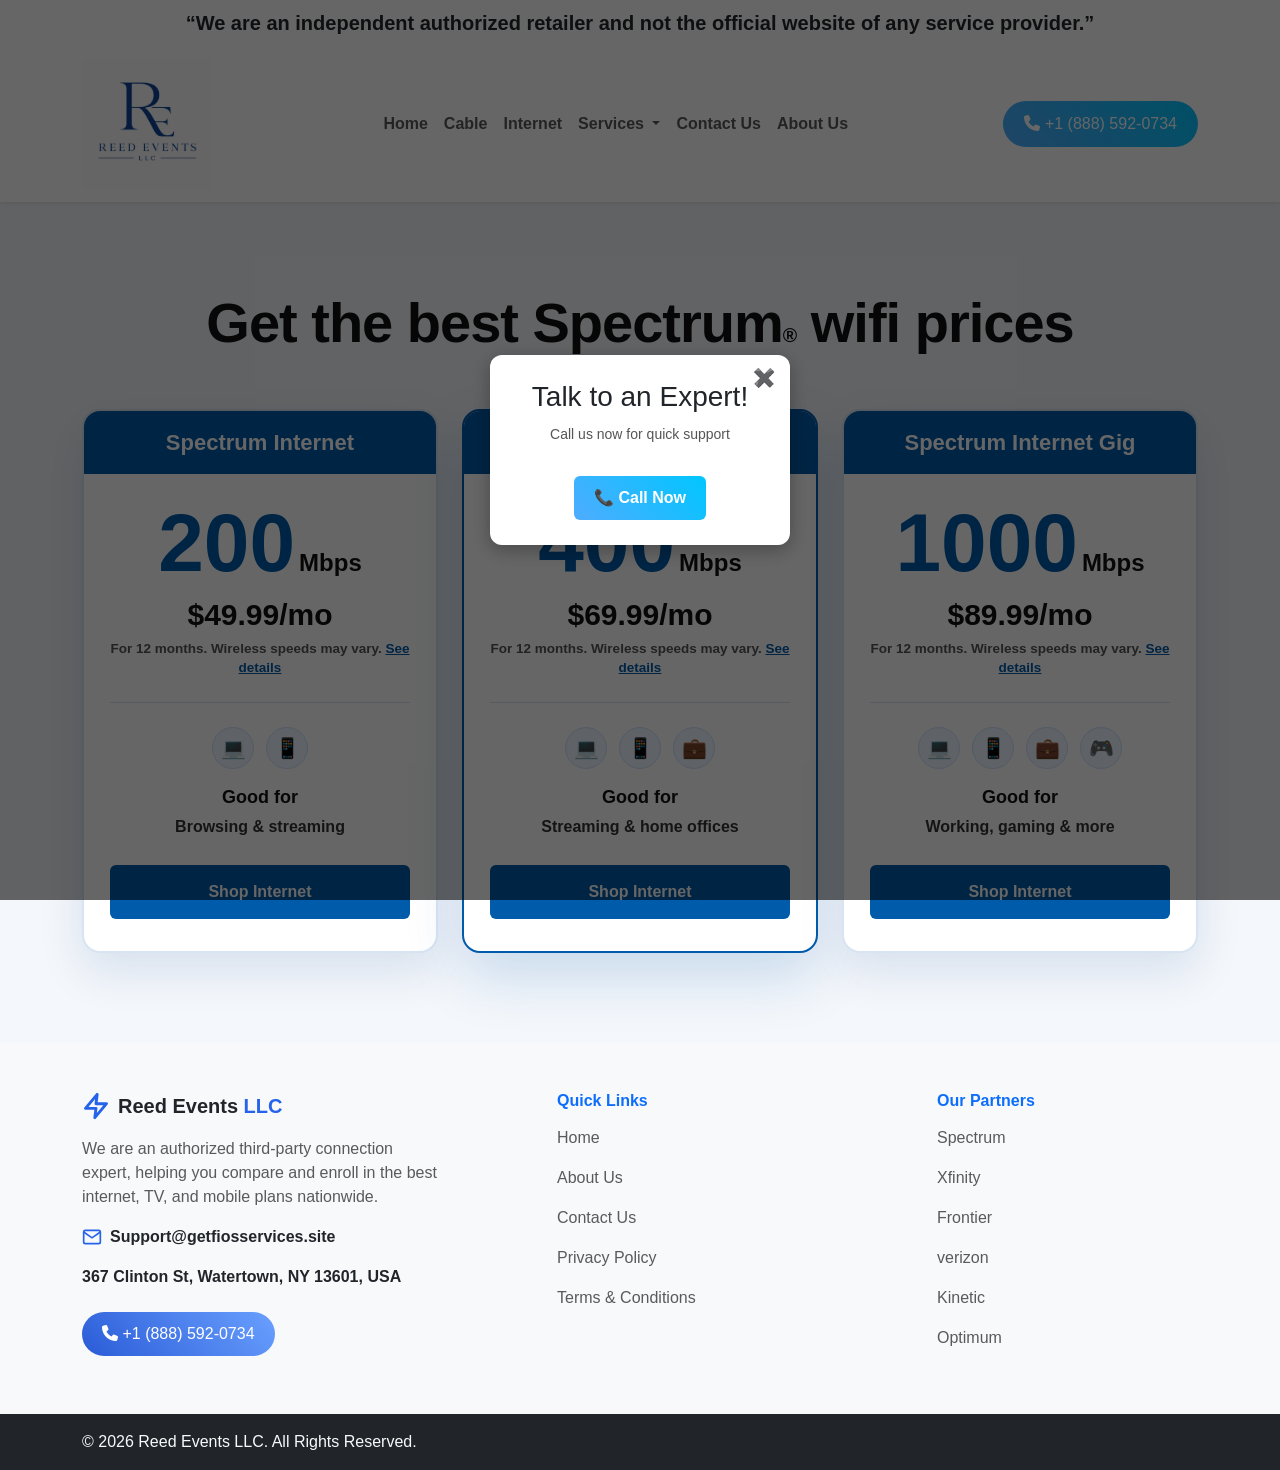
<file: spectrum.html>
<!DOCTYPE html>
<html lang="en">
<head>
    <meta charset="UTF-8">
    <meta name="viewport" content="width=device-width, initial-scale=1.0">
    <title>Reed Events LLC</title>
<!-- Google tag (gtag.js) -->
<script async src="https://www.googletagmanager.com/gtag/js?id=AW-18116860442"></script>
<!-- Google tag (gtag.js) --> <script async src="https://www.googletagmanager.com/gtag/js?id=AW-18116860442"></script> <script> window.dataLayer = window.dataLayer || []; function gtag(){dataLayer.push(arguments);} gtag('js', new Date()); gtag('config', 'AW-18116860442'); </script>

<script async custom-element="amp-analytics" src="https://cdn.ampproject.org/v0/amp-analytics-0.1.js"></script>
<script>
  window.dataLayer = window.dataLayer || [];
  function gtag(){dataLayer.push(arguments);}
  gtag('js', new Date());

  gtag('config', 'AW-18116860442');
</script>
<!-- Google Tag Manager -->
<script>(function(w,d,s,l,i){w[l]=w[l]||[];w[l].push({'gtm.start':
new Date().getTime(),event:'gtm.js'});var f=d.getElementsByTagName(s)[0],
j=d.createElement(s),dl=l!='dataLayer'?'&l='+l:'';j.async=true;j.src=
'https://www.googletagmanager.com/gtm.js?id='+i+dl;f.parentNode.insertBefore(j,f);
})(window,document,'script','dataLayer','GTM-WRSTW495');</script>
<!-- End Google Tag Manager -->
<!-- Event snippet for Purchase conversion page
In your html page, add the snippet and call gtag_report_conversion when someone clicks on the chosen link or button. -->
<script>
function gtag_report_conversion(url) {
  var callback = function () {
    if (typeof(url) != 'undefined') {
      window.location = url;
    }
  };
  gtag('event', 'conversion', {
      'send_to': 'AW-18116860442/z_qMCP7fk6scEJq05b5D',
      'transaction_id': '',
      'event_callback': callback
      // 'new_customer': true /* calculate dynamically, populate with true/false */,
  });
  return false;
}
</script>
<!-- Google tag (gtag.js) -->
<script async src="https://www.googletagmanager.com/gtag/js?id=AW-18116860442"></script>

<script>
window.dataLayer = window.dataLayer || [];
function gtag(){dataLayer.push(arguments);}
gtag('js', new Date());

gtag('config', 'AW-18116860442');

function gtag_report_conversion(url) {
  var callback = function () {
    if (typeof(url) != 'undefined') {
      window.location = url;
    }
  };

  gtag('event', 'conversion', {
    'send_to': 'AW-18116860442/z_qMCP7fk6scEJq05b5D',
    'event_callback': callback
  });

  return false;
}
</script>

    <!-- Bootstrap -->
    <link href="https://cdn.jsdelivr.net/npm/bootstrap@5.3.0/dist/css/bootstrap.min.css" rel="stylesheet">

    <!-- Font Awesome -->
    <link rel="stylesheet" href="https://cdnjs.cloudflare.com/ajax/libs/font-awesome/6.5.0/css/all.min.css">
<script src="https://cdn.jsdelivr.net/npm/@popperjs/core@2.11.8/dist/umd/popper.min.js" integrity="sha384-I7E8VVD/ismYTF4hNIPjVp/Zjvgyol6VFvRkX/vR+Vc4jQkC+hVqc2pM8ODewa9r" crossorigin="anonymous"></script>
<script src="https://cdn.jsdelivr.net/npm/bootstrap@5.3.8/dist/js/bootstrap.min.js" integrity="sha384-G/EV+4j2dNv+tEPo3++6LCgdCROaejBqfUeNjuKAiuXbjrxilcCdDz6ZAVfHWe1Y" crossorigin="anonymous"></script>
    <!-- Custom CSS -->
    <link rel="stylesheet" href="css/style.css">
    <link rel="stylesheet" href="css/spectrum.css">
</head>
<body>

<!-- Navbar -->
<!-- Overlay -->
<div id="popupOverlay" style="
  position: fixed;
  top: 0;
  left: 0;
  width: 100%;
  height: 100%;
  background: rgba(0,0,0,0.6);
  display: none;
  justify-content: center;
  align-items: center;
  z-index: 9999;
">

  <!-- Popup Box -->
  <div style="
    background: white;
    padding: 25px;
    border-radius: 12px;
    text-align: center;
    width: 300px;
    box-shadow: 0 5px 20px rgba(0,0,0,0.3);
    position: relative;
    font-family: Arial, sans-serif;
  ">

    <!-- Close Button -->
    <span onclick="closePopup()" style="
      position: absolute;
      top: 10px;
      right: 15px;
      cursor: pointer;
      font-size: 18px;
      font-weight: bold;
    ">✖️</span>

    <h3 style="margin-bottom: 10px;">Talk to an Expert!</h3>
    <p style="font-size: 14px; color: #555;">Call us now for quick support</p>

    <!-- Call Button -->
    <a href="tel:+18885920734" style="
      display: inline-block;
      margin-top: 15px;
      padding: 10px 20px;
      background: linear-gradient(45deg, #4facfe, #00c6ff);
      color: white;
      text-decoration: none;
      border-radius: 6px;
      font-weight: bold;
    ">
      📞 Call Now
    </a>

  </div>
</div>

<div class="fw-bold fs-5 py-2 text-center">
  “We are an independent authorized retailer and not the official website of any service provider.”
</div>

<!-- Navbar -->
 
<nav class="navbar navbar-expand-lg navbar-light bg-white py-2 shadow-sm sticky-top">
    <div class="container align-items-center">
        <a class="navbar-brand fw-bold" href="/"><img src="hello.jpeg" alt="" width="130px"></a>

        <button class="navbar-toggler" data-bs-toggle="collapse" data-bs-target="#nav">
            <span class="navbar-toggler-icon"></span>
        </button>

        <div class="collapse navbar-collapse" id="nav">
            <ul class="navbar-nav mx-auto">
                <li class="nav-item"><a class="nav-link" href="/">Home</a></li>
                <li class="nav-item"><a class="nav-link" href="cable.html">Cable</a></li>
                <li class="nav-item"><a class="nav-link" href="internet.html">Internet</a></li>
                <li class="nav-item dropdown">
  <a
    class="nav-link dropdown-toggle"
    href="#"
    id="servicesDropdown"
    role="button"
    data-bs-toggle="dropdown"
    aria-expanded="false"
  >
    Services
  </a>

  <ul class="dropdown-menu" aria-labelledby="servicesDropdown">
    <li><a class="dropdown-item" href="verizon.html">Verizon</a></li>
    <li><a class="dropdown-item" href="frontier.html">Frontier</a></li>
    <li><a class="dropdown-item" href="spectrum.html">Spectrum</a></li>
    <li><a class="dropdown-item" href="kinetic.html">Kinetic</a></li>
    <li><a class="dropdown-item" href="xfinity.html">Xfinity</a></li>
    <li><a class="dropdown-item" href="optimum.html">Optimum</a></li>
  </ul>
</li>
                <li class="nav-item"><a class="nav-link" href="contact.html">Contact Us</a></li>
                <li class="nav-item"><a class="nav-link" href="about.html">About Us</a></li>
            </ul>

            <a href="tel:+18885920734"  class="btn call-btn">
                <i class="fa fa-phone"></i> +1 (888) 592-0734
            </a>
        </div>
    </div>
</nav>


<section class="spectrum-offers">
  <div class="container">

    <div class="row justify-content-center text-center">
      <div class="col-12 col-lg-10">
        <h2 class="spectrum-offers__heading">
          Get the best Spectrum<sub>®</sub> wifi prices
        </h2>
      </div>
    </div>

    <div class="row g-4 spectrum-offers__cards">

      <!-- Card 1 -->
      <div class="col-12 col-md-6 col-lg-4">
        <div class="spectrum-card">

          <h4 class="spectrum-card__title">Spectrum Internet</h4>

          <div class="spectrum-card__inner">

            <p class="spectrum-card__speed">
              <strong>200</strong>Mbps
            </p>

            <div class="spectrum-card__price">
              <h6>$49.99/mo</h6>

              <div class="spectrum-card__disclaimer">
                <p>
                  For 12 months. Wireless speeds may vary.
                  <a href="tel:+18885920734" data-bs-toggle="modal" data-bs-target="#modal-terms-200mbps">
                    See details
                  </a>
                </p>
              </div>
            </div>

            <div class="spectrum-card__description">

              <ul class="spectrum-card__icons">
                <li><span class="spectrum-icon">💻</span></li>
                <li><span class="spectrum-icon">📱</span></li>
              </ul>

              <div>
                <h6>Good for</h6>
                <p>Browsing &amp; streaming</p>
              </div>

            </div>

            <div class="spectrum-card__button">
              <a
                class="is-style-btn"
                href="tel:+18885920734"
                data-updater-etph-click-event="marketing_sites.landing_plan.clicked"
                data-updater-etph-event-payload="category: 'plans', selected: '200Mbps'"
              >
                Shop Internet
              </a>
            </div>

          </div>

        </div>
      </div>

      <!-- Card 2 -->
      <div class="col-12 col-md-6 col-lg-4">
        <div class="spectrum-card spectrum-card--popular">

          <h4 class="spectrum-card__title">Spectrum Internet Ultra</h4>

          <div class="spectrum-card__inner">

            <p class="spectrum-card__speed">
              <strong>400</strong>Mbps
            </p>

            <div class="spectrum-card__price">
              <h6>$69.99/mo</h6>

              <div class="spectrum-card__disclaimer">
                <p>
                  For 12 months. Wireless speeds may vary.
                  <a href="tel:+18885920734" data-bs-toggle="modal" data-bs-target="#modal-terms-400mbps">
                    See details
                  </a>
                </p>
              </div>
            </div>

            <div class="spectrum-card__description">

              <ul class="spectrum-card__icons">
                <li><span class="spectrum-icon">💻</span></li>
                <li><span class="spectrum-icon">📱</span></li>
                <li><span class="spectrum-icon">💼</span></li>
              </ul>

              <div>
                <h6>Good for</h6>
                <p>Streaming &amp; home offices</p>
              </div>

            </div>

            <div class="spectrum-card__button">
              <a
                class="is-style-btn"
                href="tel:+18885920734"
                data-updater-etph-click-event="marketing_sites.landing_plan.clicked"
                data-updater-etph-event-payload="category: 'plans', selected: '400Mbps'"
              >
                Shop Internet
              </a>
            </div>

          </div>

        </div>
      </div>

      <!-- Card 3 -->
      <div class="col-12 col-md-6 col-lg-4">
        <div class="spectrum-card">

          <h4 class="spectrum-card__title">Spectrum Internet Gig</h4>

          <div class="spectrum-card__inner">

            <p class="spectrum-card__speed">
              <strong>1000</strong>Mbps
            </p>

            <div class="spectrum-card__price">
              <h6>$89.99/mo</h6>

              <div class="spectrum-card__disclaimer">
                <p>
                  For 12 months. Wireless speeds may vary.
                  <a href="tel:+18885920734" data-bs-toggle="modal" data-bs-target="#modal-terms-1000mbps">
                    See details
                  </a>
                </p>
              </div>
            </div>

            <div class="spectrum-card__description">

              <ul class="spectrum-card__icons">
                <li><span class="spectrum-icon">💻</span></li>
                <li><span class="spectrum-icon">📱</span></li>
                <li><span class="spectrum-icon">💼</span></li>
                <li><span class="spectrum-icon">🎮</span></li>
              </ul>

              <div>
                <h6>Good for</h6>
                <p>Working, gaming &amp; more</p>
              </div>

            </div>

            <div class="spectrum-card__button">
              <a
                class="is-style-btn"
                href="tel:18669030892"
                data-updater-etph-click-event="marketing_sites.landing_plan.clicked"
                data-updater-etph-event-payload="category: 'plans', selected: '1000Mbps'"
              >
                Shop Internet
              </a>
            </div>

          </div>

        </div>
      </div>

    </div>

  </div>
</section>

<!-- Bootstrap JS -->
<footer class="saa-ft bg-light pt-5">
  <div class="container">
    <div class="row justify-content-between">

       <!-- Left Column: Brand & Contact -->
      <div class="col-md-4 mb-4 mb-md-0">
        <div class="d-flex align-items-center mb-3">
          <svg viewBox="0 0 24 24" fill="none" stroke="#2563eb" stroke-width="2.5" width="28" height="28" stroke-linecap="round" stroke-linejoin="round" class="me-2">
            <polygon points="13 2 3 14 12 14 11 22 21 10 12 10 13 2"></polygon>
          </svg>
          <span class="fs-5 fw-bold text-dark">Reed Events  <span class="fs-5 fw-bold">LLC</span></span>
        </div>
        <p class="text-muted">We are an authorized third-party connection expert, helping you compare and enroll in the best internet, TV, and mobile plans nationwide.</p>
        
        <!-- Email -->
        <div class="d-flex align-items-center mt-3 mb-2">
          <svg viewBox="0 0 24 24" fill="none" stroke="#2563eb" stroke-width="2" width="20" height="20" class="me-2">
            <path d="M4 4h16c1.1 0 2 .9 2 2v12c0 1.1-.9 2-2 2H4c-1.1 0-2-.9-2-2V6c0-1.1.9-2 2-2z"></path>
            <polyline points="22,6 12,13 2,6"></polyline>
          </svg>
          <a href="mailto:Support@getfiosservices.site" class="text-dark fw-semibold text-decoration-none">Support@getfiosservices.site</a>
        </div>

        <div class="d-flex align-items-center mt-3 mb-2">
          <a  class="text-dark fw-semibold text-decoration-none">367 Clinton St, Watertown, NY 13601, USA</a>
        </div>

        <!-- Phone CTA -->
        <a href="tel:+18885920734" class="saa-srv-cta">
            <i class="fa fa-phone"></i> +1 (888) 592-0734
          </a>
      </div>

      <!-- Middle Column: Quick Links -->
      <div class="col-md-3 mb-4 mb-md-0">
        <h6 class="fw-bold mb-3 text-primary">Quick Links</h6>
        <ul class="list-unstyled text-muted">
          <li class="mb-3"><a href="/" class="text-decoration-none text-muted">Home</a></li>
          <li class="mb-3"><a href="about.html" class="text-decoration-none text-muted">About Us</a></li>
          <li class="mb-3"><a href="contact.html" class="text-decoration-none text-muted">Contact Us</a></li>
          <li class="mb-3"><a href="privacy.html" class="text-decoration-none text-muted">Privacy Policy</a></li>
          <li><a href="terms.html" class="text-decoration-none text-muted">Terms &amp; Conditions</a></li>
        </ul>
      </div>

      <!-- Right Column: Our Partners -->
      <div class="col-md-3">
        <h6 class="fw-bold mb-3 text-primary">Our Partners</h6>
        <ul class="list-unstyled text-muted">
          <li class="mb-3"><a href="spectrum.html" class="text-decoration-none text-muted">Spectrum</a></li>
          <li class="mb-3"><a href="xfinity.html" class="text-decoration-none text-muted">Xfinity</a></li>
          <li class="mb-3"><a href="frontier.html" class="text-decoration-none text-muted">Frontier</a></li>
          <li class="mb-3"><a href="verizon.html" class="text-decoration-none text-muted">verizon</a></li>
          <li class="mb-3"><a href="kinetic.html" class="text-decoration-none text-muted">Kinetic</a></li>
          <li class="mb-3"><a href="optimum.html" class="text-decoration-none text-muted">Optimum</a></li>
        </ul>
      </div>

    </div>
  </div>

  <!-- Bottom Dark Bar -->
  <div class="bg-dark text-light py-3 mt-5">
    <div class="container d-flex flex-column flex-md-row justify-content-between align-items-center">
      <div>© 2026 Reed Events LLC. All Rights Reserved.</div>
      
    </div>
  </div>
</footer>
<script src="script.js"></script>
</body>
</html>
</file>
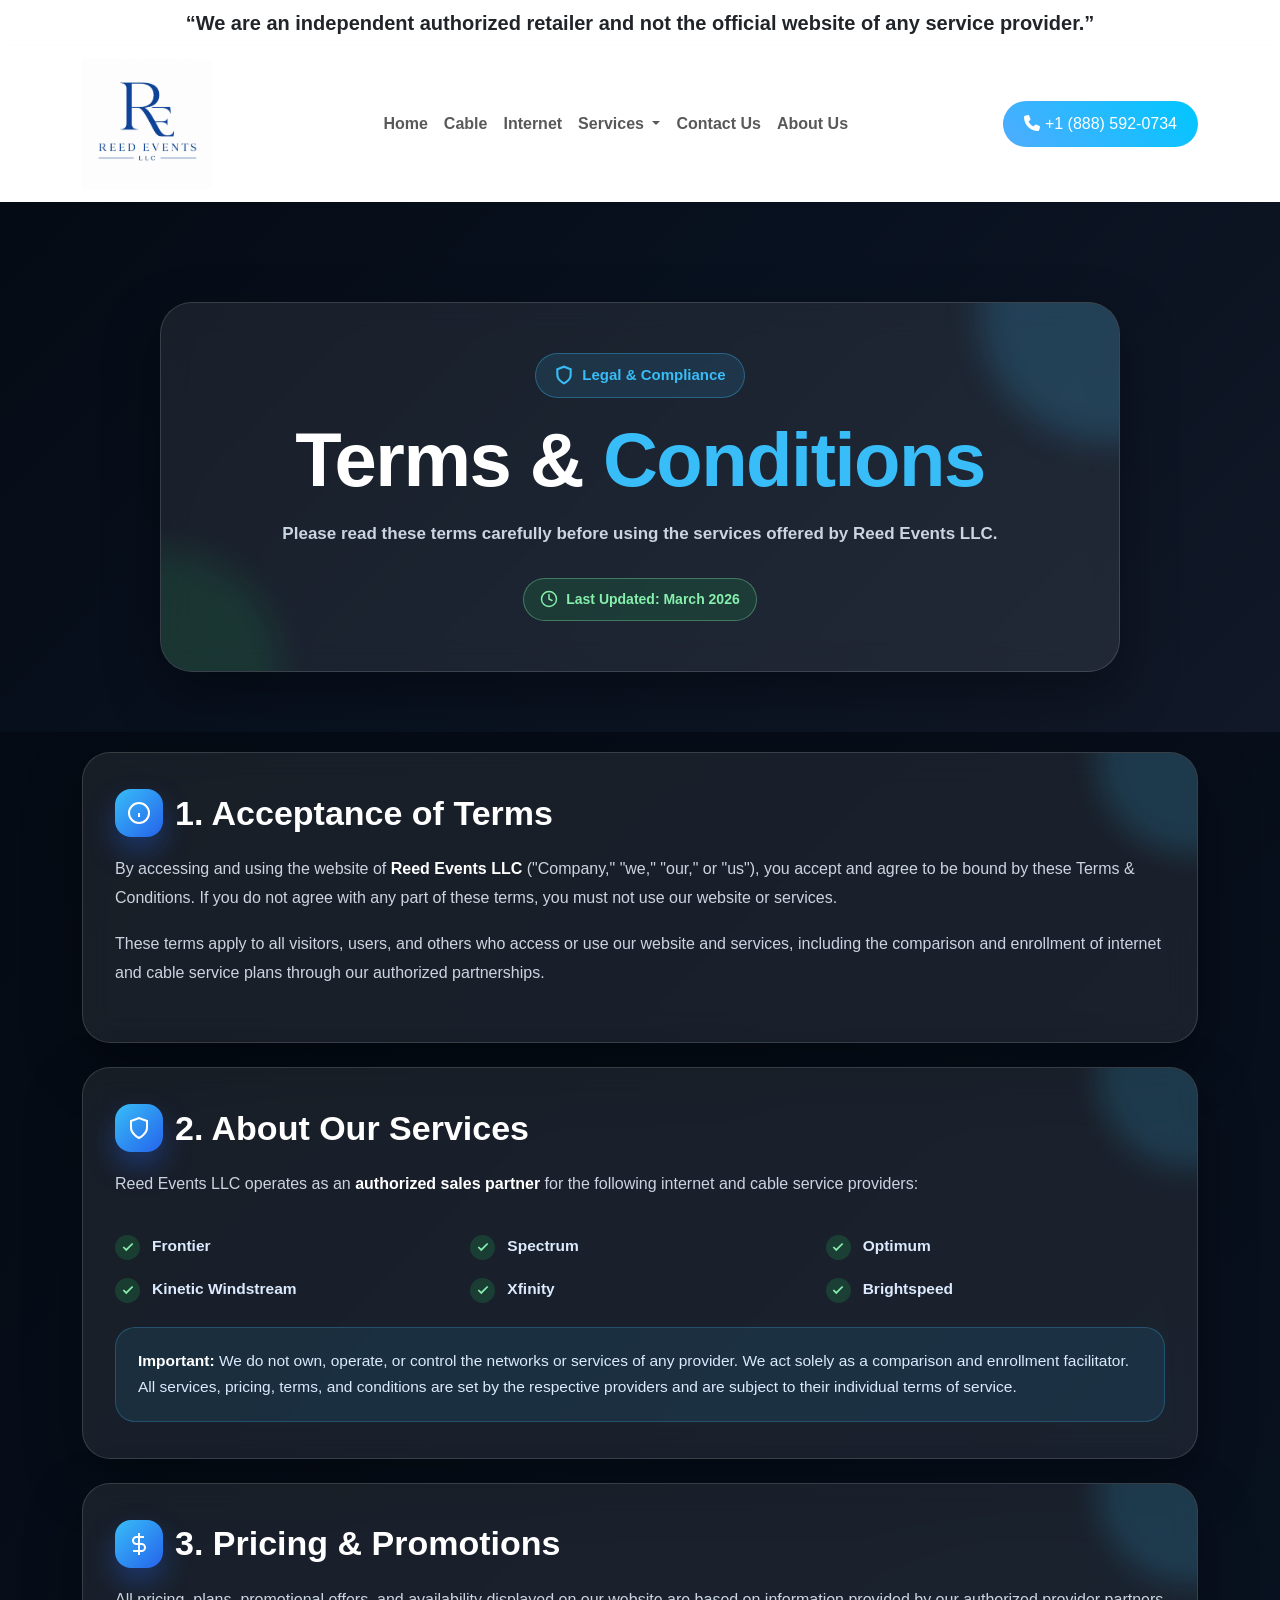
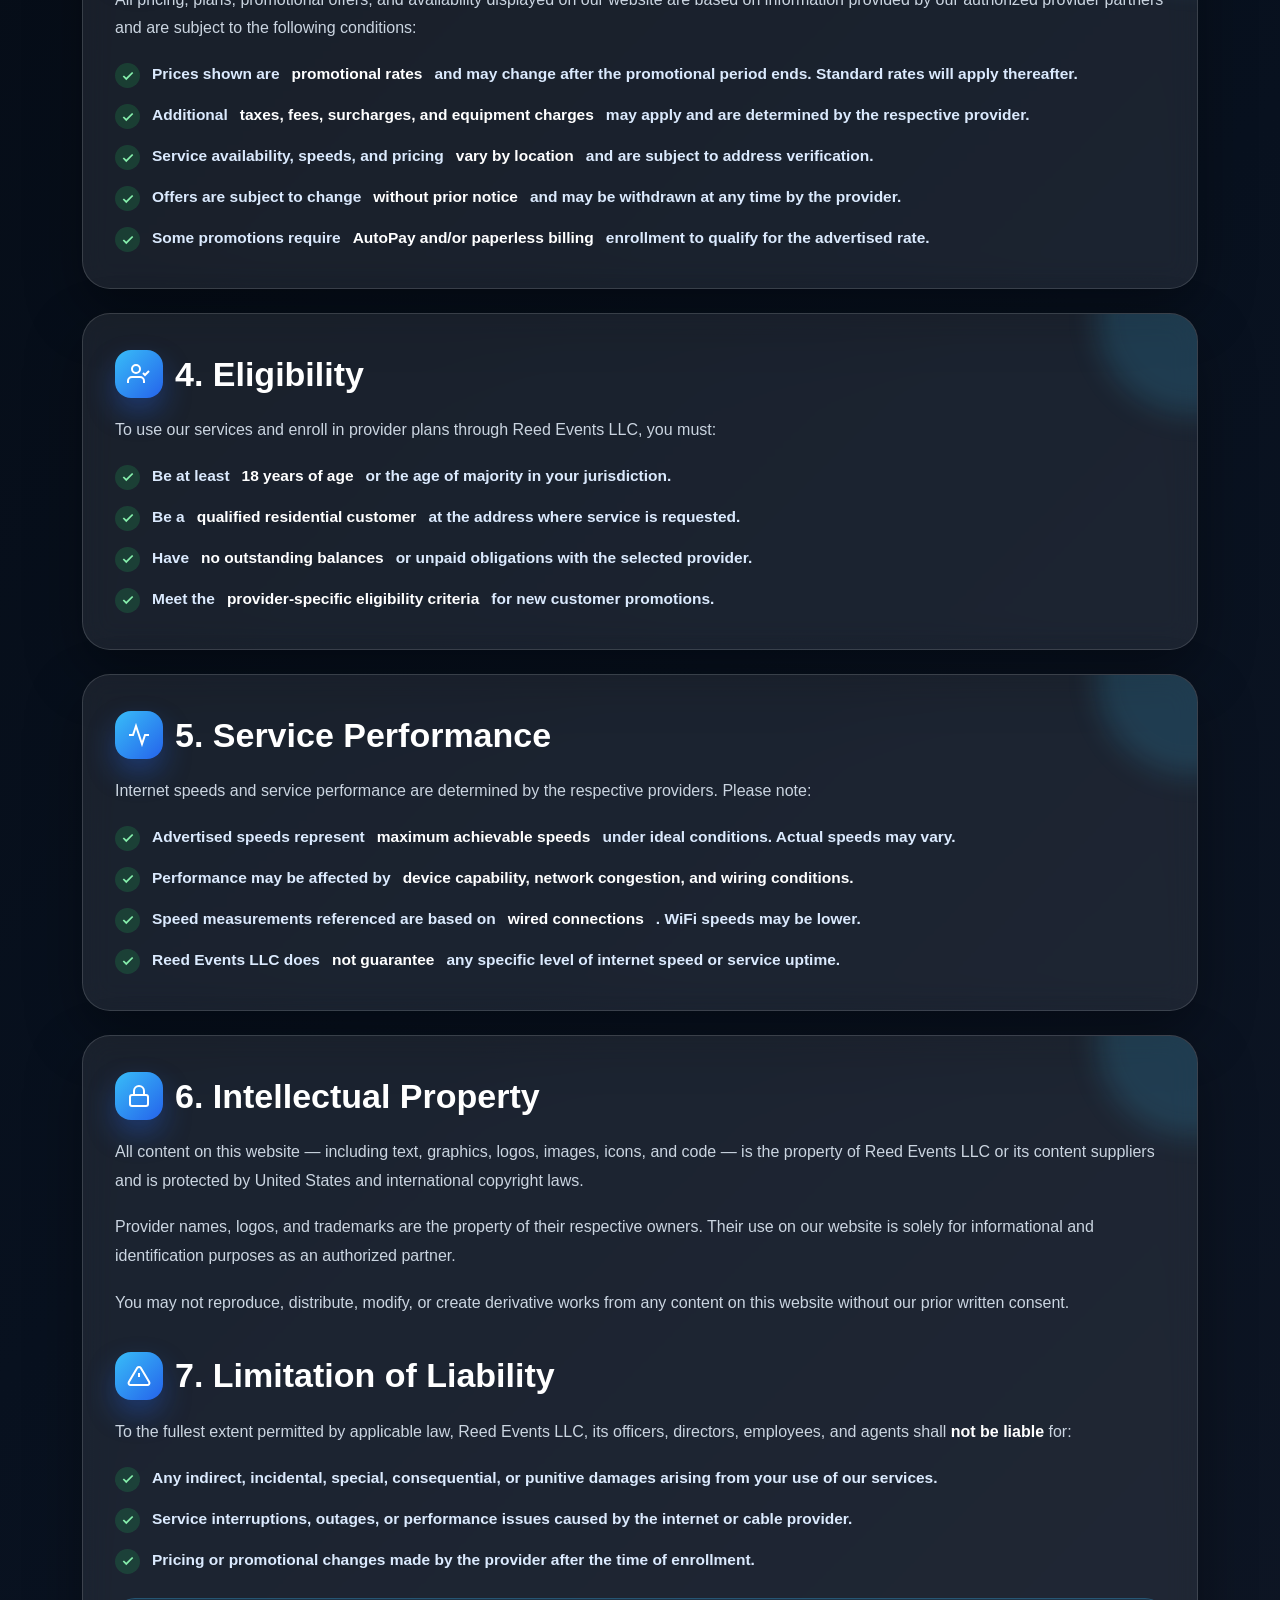
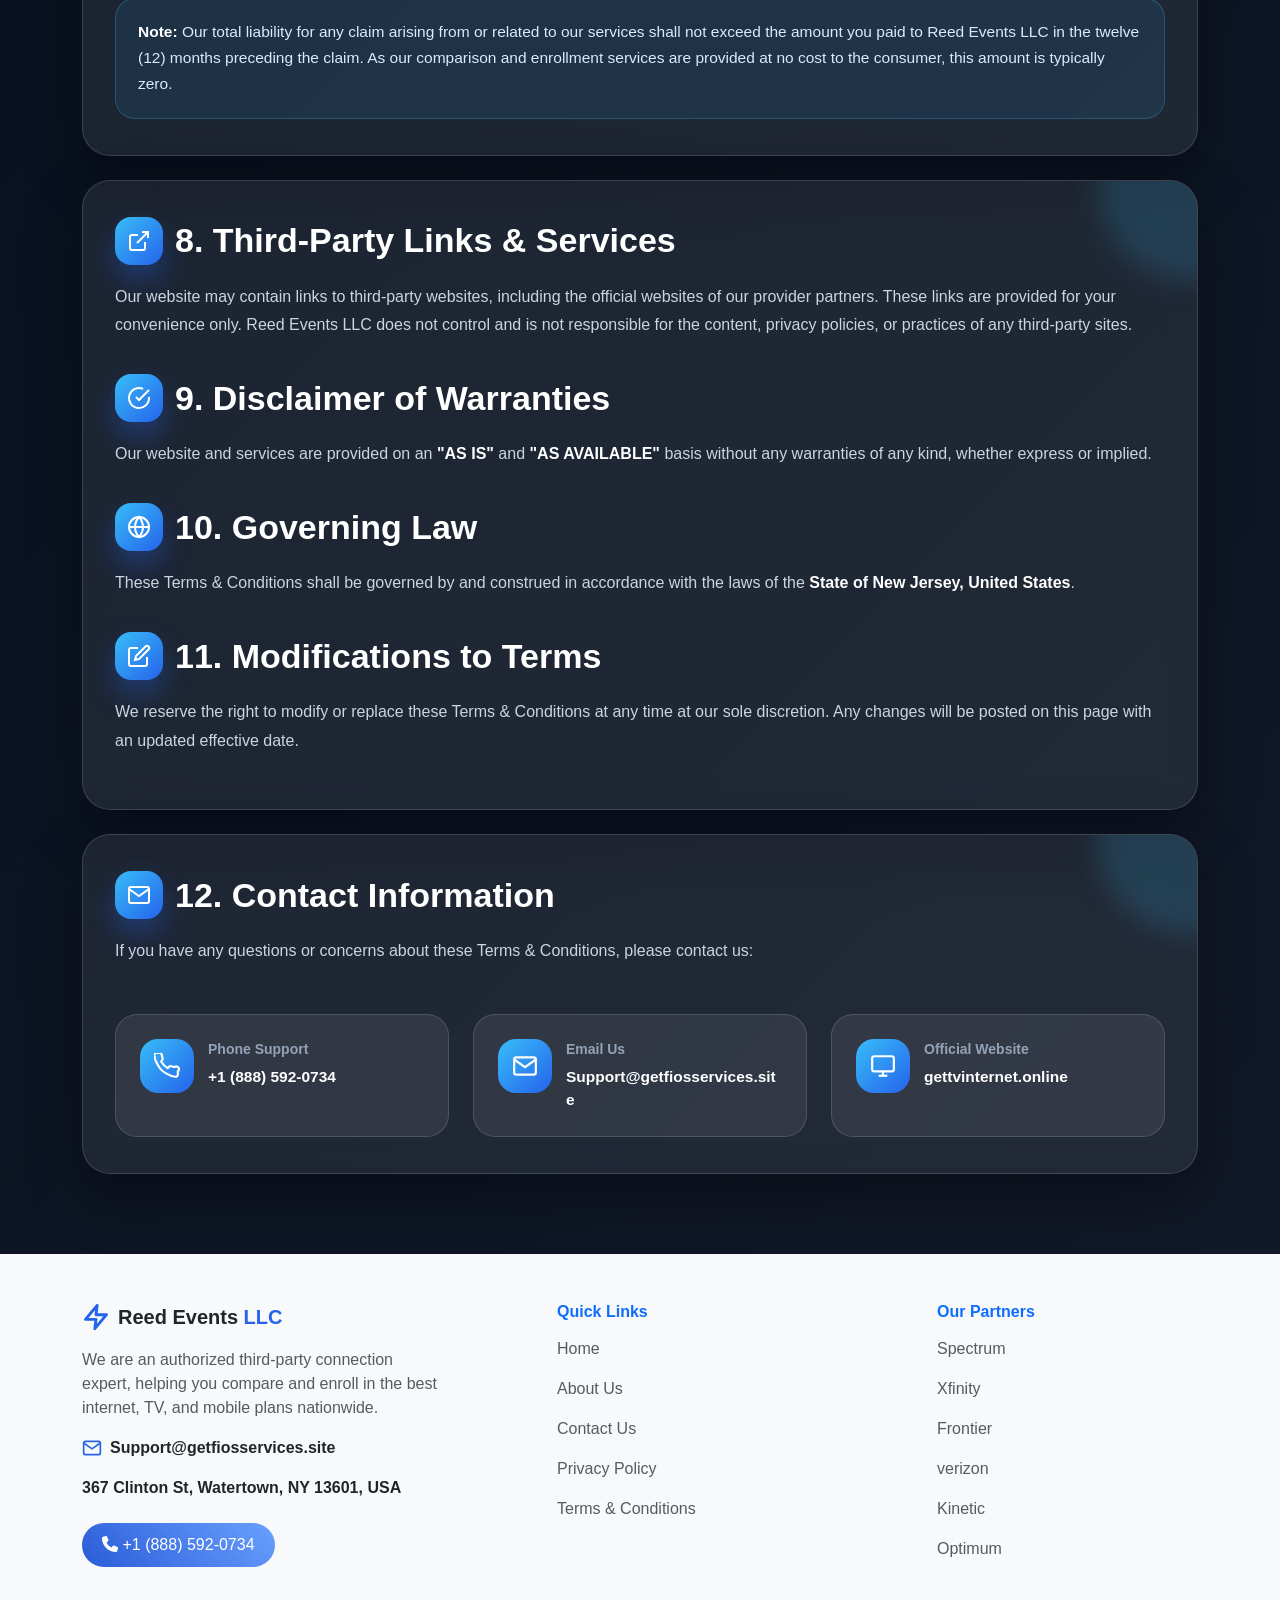
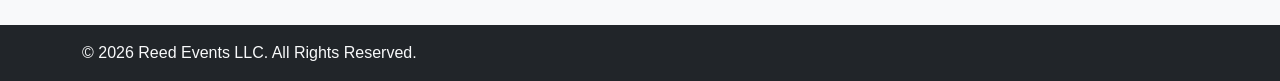
<file: terms.html>
<!DOCTYPE html>
<html lang="en">
<head>
    <meta charset="UTF-8">
    <meta name="viewport" content="width=device-width, initial-scale=1.0">
    <title>Reed Events LLC</title>
<!-- Google tag (gtag.js) -->
<script async src="https://www.googletagmanager.com/gtag/js?id=AW-18116860442"></script>
<!-- Google tag (gtag.js) --> <script async src="https://www.googletagmanager.com/gtag/js?id=AW-18116860442"></script> <script> window.dataLayer = window.dataLayer || []; function gtag(){dataLayer.push(arguments);} gtag('js', new Date()); gtag('config', 'AW-18116860442'); </script>

<script async custom-element="amp-analytics" src="https://cdn.ampproject.org/v0/amp-analytics-0.1.js"></script>
<script>
  window.dataLayer = window.dataLayer || [];
  function gtag(){dataLayer.push(arguments);}
  gtag('js', new Date());

  gtag('config', 'AW-18116860442');
</script>
<!-- Google Tag Manager -->
<script>(function(w,d,s,l,i){w[l]=w[l]||[];w[l].push({'gtm.start':
new Date().getTime(),event:'gtm.js'});var f=d.getElementsByTagName(s)[0],
j=d.createElement(s),dl=l!='dataLayer'?'&l='+l:'';j.async=true;j.src=
'https://www.googletagmanager.com/gtm.js?id='+i+dl;f.parentNode.insertBefore(j,f);
})(window,document,'script','dataLayer','GTM-WRSTW495');</script>
<!-- End Google Tag Manager -->
<!-- Event snippet for Purchase conversion page
In your html page, add the snippet and call gtag_report_conversion when someone clicks on the chosen link or button. -->
<script>
function gtag_report_conversion(url) {
  var callback = function () {
    if (typeof(url) != 'undefined') {
      window.location = url;
    }
  };
  gtag('event', 'conversion', {
      'send_to': 'AW-18116860442/z_qMCP7fk6scEJq05b5D',
      'transaction_id': '',
      'event_callback': callback
      // 'new_customer': true /* calculate dynamically, populate with true/false */,
  });
  return false;
}
</script>
<!-- Google tag (gtag.js) -->
<script async src="https://www.googletagmanager.com/gtag/js?id=AW-18116860442"></script>

<script>
window.dataLayer = window.dataLayer || [];
function gtag(){dataLayer.push(arguments);}
gtag('js', new Date());

gtag('config', 'AW-18116860442');

function gtag_report_conversion(url) {
  var callback = function () {
    if (typeof(url) != 'undefined') {
      window.location = url;
    }
  };

  gtag('event', 'conversion', {
    'send_to': 'AW-18116860442/z_qMCP7fk6scEJq05b5D',
    'event_callback': callback
  });

  return false;
}
</script>

    <!-- Bootstrap -->
    <link href="https://cdn.jsdelivr.net/npm/bootstrap@5.3.0/dist/css/bootstrap.min.css" rel="stylesheet">

    <!-- Font Awesome -->
    <link rel="stylesheet" href="https://cdnjs.cloudflare.com/ajax/libs/font-awesome/6.5.0/css/all.min.css">
<script src="https://cdn.jsdelivr.net/npm/@popperjs/core@2.11.8/dist/umd/popper.min.js" integrity="sha384-I7E8VVD/ismYTF4hNIPjVp/Zjvgyol6VFvRkX/vR+Vc4jQkC+hVqc2pM8ODewa9r" crossorigin="anonymous"></script>
<script src="https://cdn.jsdelivr.net/npm/bootstrap@5.3.8/dist/js/bootstrap.min.js" integrity="sha384-G/EV+4j2dNv+tEPo3++6LCgdCROaejBqfUeNjuKAiuXbjrxilcCdDz6ZAVfHWe1Y" crossorigin="anonymous"></script>
    <!-- Custom CSS -->
    <link rel="stylesheet" href="css/style.css">
    <link rel="stylesheet" href="css/xfinify.css">
</head>
<body>

<!-- Navbar -->


<div class="fw-bold fs-5 py-2 text-center">
  “We are an independent authorized retailer and not the official website of any service provider.”
</div>


<!-- Navbar -->
 
<nav class="navbar navbar-expand-lg navbar-light bg-white py-2 shadow-sm sticky-top">
    <div class="container align-items-center">
        <a class="navbar-brand fw-bold" href="/"><img src="hello.jpeg" alt="" width="130px"></a>

        <button class="navbar-toggler" data-bs-toggle="collapse" data-bs-target="#nav">
            <span class="navbar-toggler-icon"></span>
        </button>

        <div class="collapse navbar-collapse" id="nav">
            <ul class="navbar-nav mx-auto">
                <li class="nav-item"><a class="nav-link" href="/">Home</a></li>
                <li class="nav-item"><a class="nav-link" href="cable.html">Cable</a></li>
                <li class="nav-item"><a class="nav-link" href="internet.html">Internet</a></li>
                <li class="nav-item dropdown">
  <a
    class="nav-link dropdown-toggle"
    href="#"
    id="servicesDropdown"
    role="button"
    data-bs-toggle="dropdown"
    aria-expanded="false"
  >
    Services
  </a>

  <ul class="dropdown-menu" aria-labelledby="servicesDropdown">
    <li><a class="dropdown-item" href="verizon.html">Verizon</a></li>
    <li><a class="dropdown-item" href="frontier.html">Frontier</a></li>
    <li><a class="dropdown-item" href="spectrum.html">Spectrum</a></li>
    <li><a class="dropdown-item" href="kinetic.html">Kinetic</a></li>
    <li><a class="dropdown-item" href="xfinity.html">Xfinity</a></li>
    <li><a class="dropdown-item" href="optimum.html">Optimum</a></li>
  </ul>
</li>
                <li class="nav-item"><a class="nav-link" href="contact.html">Contact Us</a></li>
                <li class="nav-item"><a class="nav-link" href="about.html">About Us</a></li>
            </ul>

            <a href="tel:+18885920734"  class="btn call-btn">
                <i class="fa fa-phone"></i> +1 (888) 592-0734
            </a>
        </div>
    </div>
</nav>


<section class="satx-policy-hero">
  <div class="container satx-container">

    <div class="row justify-content-center text-center">
      <div class="col-12 col-lg-10">

        <div class="satx-hero-content satx-anim-up satx-visible" style="transition-delay: 0s;">

          <div class="satx-badge mx-auto">
            <svg viewBox="0 0 24 24" fill="none" stroke="currentColor" stroke-width="2.5" stroke-linecap="round">
              <path d="M12 22s8-4 8-10V5l-8-3-8 3v7c0 6 8 10 8 10z"></path>
            </svg>
            Legal &amp; Compliance
          </div>

          <h1>
            Terms & <span>Conditions</span>
          </h1>

          <p>
           Please read these terms carefully before using the services offered by Reed Events LLC.
          </p>

          <div class="satx-updated-tag mx-auto">
            <svg viewBox="0 0 24 24" fill="none" stroke="currentColor" stroke-width="2" stroke-linecap="round">
              <circle cx="12" cy="12" r="10"></circle>
              <polyline points="12 6 12 12 16 14"></polyline>
            </svg>
            Last Updated: March 2026
          </div>

        </div>

      </div>
    </div>

  </div>
</section>
<section class="satx-terms">
  <div class="container satx-container">

    <div class="row g-4">

      <!-- 1. Acceptance of Terms -->
      <div class="col-12">
        <div class="satx-glass-card satx-anim-up satx-visible" style="transition-delay: 0s;">
          <h2 class="satx-sec-h">
            <span class="satx-sec-ic">
              <svg viewBox="0 0 24 24" fill="none" stroke="currentColor" stroke-width="2">
                <circle cx="12" cy="12" r="10"></circle>
                <line x1="12" y1="16" x2="12" y2="12"></line>
                <line x1="12" y1="8" x2="12.01" y2="8"></line>
              </svg>
            </span>
            1. Acceptance of Terms
          </h2>

          <p class="satx-p">
            By accessing and using the website of <span class="satx-strong">Reed Events LLC</span> ("Company," "we," "our," or "us"), you accept and agree to be bound by these Terms &amp; Conditions. If you do not agree with any part of these terms, you must not use our website or services.
          </p>

          <p class="satx-p">
            These terms apply to all visitors, users, and others who access or use our website and services, including the comparison and enrollment of internet and cable service plans through our authorized partnerships.
          </p>
        </div>
      </div>

      <!-- 2. About Our Services -->
      <div class="col-12">
        <div class="satx-glass-card satx-anim-up satx-visible" style="transition-delay: 0.1s;">
          <h2 class="satx-sec-h">
            <span class="satx-sec-ic">
              <svg viewBox="0 0 24 24" fill="none" stroke="currentColor" stroke-width="2">
                <path d="M12 22s8-4 8-10V5l-8-3-8 3v7c0 6 8 10 8 10z"></path>
              </svg>
            </span>
            2. About Our Services
          </h2>

          <p class="satx-p">
            Reed Events LLC operates as an <span class="satx-strong">authorized sales partner</span> for the following internet and cable service providers:
          </p>

          <div class="row g-3 satx-list-grid">
            <div class="col-12 col-md-6 col-lg-4">
              <div class="satx-li"><span class="satx-li-ic"><svg viewBox="0 0 24 24" fill="none" stroke="currentColor"><polyline points="20 6 9 17 4 12"></polyline></svg></span>Frontier</div>
            </div>

            <div class="col-12 col-md-6 col-lg-4">
              <div class="satx-li"><span class="satx-li-ic"><svg viewBox="0 0 24 24" fill="none" stroke="currentColor"><polyline points="20 6 9 17 4 12"></polyline></svg></span>Spectrum</div>
            </div>

            <div class="col-12 col-md-6 col-lg-4">
              <div class="satx-li"><span class="satx-li-ic"><svg viewBox="0 0 24 24" fill="none" stroke="currentColor"><polyline points="20 6 9 17 4 12"></polyline></svg></span>Optimum</div>
            </div>

            <div class="col-12 col-md-6 col-lg-4">
              <div class="satx-li"><span class="satx-li-ic"><svg viewBox="0 0 24 24" fill="none" stroke="currentColor"><polyline points="20 6 9 17 4 12"></polyline></svg></span>Kinetic Windstream</div>
            </div>

            <div class="col-12 col-md-6 col-lg-4">
              <div class="satx-li"><span class="satx-li-ic"><svg viewBox="0 0 24 24" fill="none" stroke="currentColor"><polyline points="20 6 9 17 4 12"></polyline></svg></span>Xfinity</div>
            </div>

            <div class="col-12 col-md-6 col-lg-4">
              <div class="satx-li"><span class="satx-li-ic"><svg viewBox="0 0 24 24" fill="none" stroke="currentColor"><polyline points="20 6 9 17 4 12"></polyline></svg></span>Brightspeed</div>
            </div>
          </div>

          <div class="satx-highlight">
            <strong>Important:</strong> We do not own, operate, or control the networks or services of any provider. We act solely as a comparison and enrollment facilitator. All services, pricing, terms, and conditions are set by the respective providers and are subject to their individual terms of service.
          </div>
        </div>
      </div>

      <!-- 3. Pricing & Promotions -->
      <div class="col-12">
        <div class="satx-glass-card satx-anim-up satx-visible" style="transition-delay: 0.2s;">
          <h2 class="satx-sec-h">
            <span class="satx-sec-ic">
              <svg viewBox="0 0 24 24" fill="none" stroke="currentColor" stroke-width="2">
                <line x1="12" y1="1" x2="12" y2="23"></line>
                <path d="M17 5H9.5a3.5 3.5 0 000 7h5a3.5 3.5 0 010 7H6"></path>
              </svg>
            </span>
            3. Pricing &amp; Promotions
          </h2>

          <p class="satx-p">
            All pricing, plans, promotional offers, and availability displayed on our website are based on information provided by our authorized provider partners and are subject to the following conditions:
          </p>

          <div class="satx-list">
            <div class="satx-li"><span class="satx-li-ic"><svg viewBox="0 0 24 24" fill="none" stroke="currentColor"><polyline points="20 6 9 17 4 12"></polyline></svg></span>Prices shown are <span class="satx-strong">promotional rates</span> and may change after the promotional period ends. Standard rates will apply thereafter.</div>

            <div class="satx-li"><span class="satx-li-ic"><svg viewBox="0 0 24 24" fill="none" stroke="currentColor"><polyline points="20 6 9 17 4 12"></polyline></svg></span>Additional <span class="satx-strong">taxes, fees, surcharges, and equipment charges</span> may apply and are determined by the respective provider.</div>

            <div class="satx-li"><span class="satx-li-ic"><svg viewBox="0 0 24 24" fill="none" stroke="currentColor"><polyline points="20 6 9 17 4 12"></polyline></svg></span>Service availability, speeds, and pricing <span class="satx-strong">vary by location</span> and are subject to address verification.</div>

            <div class="satx-li"><span class="satx-li-ic"><svg viewBox="0 0 24 24" fill="none" stroke="currentColor"><polyline points="20 6 9 17 4 12"></polyline></svg></span>Offers are subject to change <span class="satx-strong">without prior notice</span> and may be withdrawn at any time by the provider.</div>

            <div class="satx-li"><span class="satx-li-ic"><svg viewBox="0 0 24 24" fill="none" stroke="currentColor"><polyline points="20 6 9 17 4 12"></polyline></svg></span>Some promotions require <span class="satx-strong">AutoPay and/or paperless billing</span> enrollment to qualify for the advertised rate.</div>
          </div>
        </div>
      </div>

      <!-- 4. Eligibility -->
      <div class="col-12">
        <div class="satx-glass-card satx-anim-up satx-visible" style="transition-delay: 0.3s;">
          <h2 class="satx-sec-h">
            <span class="satx-sec-ic">
              <svg viewBox="0 0 24 24" fill="none" stroke="currentColor" stroke-width="2">
                <path d="M17 21v-2a4 4 0 00-4-4H5a4 4 0 00-4 4v2"></path>
                <circle cx="9" cy="7" r="4"></circle>
                <polyline points="16 11 18 13 22 9"></polyline>
              </svg>
            </span>
            4. Eligibility
          </h2>

          <p class="satx-p">
            To use our services and enroll in provider plans through Reed Events LLC, you must:
          </p>

          <div class="satx-list">
            <div class="satx-li"><span class="satx-li-ic"><svg viewBox="0 0 24 24" fill="none" stroke="currentColor"><polyline points="20 6 9 17 4 12"></polyline></svg></span>Be at least <span class="satx-strong">18 years of age</span> or the age of majority in your jurisdiction.</div>

            <div class="satx-li"><span class="satx-li-ic"><svg viewBox="0 0 24 24" fill="none" stroke="currentColor"><polyline points="20 6 9 17 4 12"></polyline></svg></span>Be a <span class="satx-strong">qualified residential customer</span> at the address where service is requested.</div>

            <div class="satx-li"><span class="satx-li-ic"><svg viewBox="0 0 24 24" fill="none" stroke="currentColor"><polyline points="20 6 9 17 4 12"></polyline></svg></span>Have <span class="satx-strong">no outstanding balances</span> or unpaid obligations with the selected provider.</div>

            <div class="satx-li"><span class="satx-li-ic"><svg viewBox="0 0 24 24" fill="none" stroke="currentColor"><polyline points="20 6 9 17 4 12"></polyline></svg></span>Meet the <span class="satx-strong">provider-specific eligibility criteria</span> for new customer promotions.</div>
          </div>
        </div>
      </div>

      <!-- 5. Service Performance -->
      <div class="col-12">
        <div class="satx-glass-card satx-anim-up satx-visible" style="transition-delay: 0.4s;">
          <h2 class="satx-sec-h">
            <span class="satx-sec-ic">
              <svg viewBox="0 0 24 24" fill="none" stroke="currentColor" stroke-width="2">
                <polyline points="22 12 18 12 15 21 9 3 6 12 2 12"></polyline>
              </svg>
            </span>
            5. Service Performance
          </h2>

          <p class="satx-p">
            Internet speeds and service performance are determined by the respective providers. Please note:
          </p>

          <div class="satx-list">
            <div class="satx-li"><span class="satx-li-ic"><svg viewBox="0 0 24 24" fill="none" stroke="currentColor"><polyline points="20 6 9 17 4 12"></polyline></svg></span>Advertised speeds represent <span class="satx-strong">maximum achievable speeds</span> under ideal conditions. Actual speeds may vary.</div>

            <div class="satx-li"><span class="satx-li-ic"><svg viewBox="0 0 24 24" fill="none" stroke="currentColor"><polyline points="20 6 9 17 4 12"></polyline></svg></span>Performance may be affected by <span class="satx-strong">device capability, network congestion, and wiring conditions.</span></div>

            <div class="satx-li"><span class="satx-li-ic"><svg viewBox="0 0 24 24" fill="none" stroke="currentColor"><polyline points="20 6 9 17 4 12"></polyline></svg></span>Speed measurements referenced are based on <span class="satx-strong">wired connections</span>. WiFi speeds may be lower.</div>

            <div class="satx-li"><span class="satx-li-ic"><svg viewBox="0 0 24 24" fill="none" stroke="currentColor"><polyline points="20 6 9 17 4 12"></polyline></svg></span>Reed Events LLC does <span class="satx-strong">not guarantee</span> any specific level of internet speed or service uptime.</div>
          </div>
        </div>
      </div>

      <!-- 6 and 7 -->
      <div class="col-12">
        <div class="satx-glass-card satx-anim-up satx-visible" style="transition-delay: 0.5s;">
          <h2 class="satx-sec-h">
            <span class="satx-sec-ic">
              <svg viewBox="0 0 24 24" fill="none" stroke="currentColor" stroke-width="2">
                <rect x="3" y="11" width="18" height="11" rx="2"></rect>
                <path d="M7 11V7a5 5 0 0110 0v4"></path>
              </svg>
            </span>
            6. Intellectual Property
          </h2>

          <p class="satx-p">
            All content on this website — including text, graphics, logos, images, icons, and code — is the property of Reed Events LLC or its content suppliers and is protected by United States and international copyright laws.
          </p>

          <p class="satx-p">
            Provider names, logos, and trademarks are the property of their respective owners. Their use on our website is solely for informational and identification purposes as an authorized partner.
          </p>

          <p class="satx-p">
            You may not reproduce, distribute, modify, or create derivative works from any content on this website without our prior written consent.
          </p>

          <h2 class="satx-sec-h satx-sub-sec">
            <span class="satx-sec-ic">
              <svg viewBox="0 0 24 24" fill="none" stroke="currentColor" stroke-width="2">
                <path d="M10.29 3.86L1.82 18a2 2 0 001.71 3h16.94a2 2 0 001.71-3L13.71 3.86a2 2 0 00-3.42 0z"></path>
                <line x1="12" y1="9" x2="12" y2="13"></line>
                <line x1="12" y1="17" x2="12.01" y2="17"></line>
              </svg>
            </span>
            7. Limitation of Liability
          </h2>

          <p class="satx-p">
            To the fullest extent permitted by applicable law, Reed Events LLC, its officers, directors, employees, and agents shall <span class="satx-strong">not be liable</span> for:
          </p>

          <div class="satx-list">
            <div class="satx-li"><span class="satx-li-ic"><svg viewBox="0 0 24 24" fill="none" stroke="currentColor"><polyline points="20 6 9 17 4 12"></polyline></svg></span>Any indirect, incidental, special, consequential, or punitive damages arising from your use of our services.</div>

            <div class="satx-li"><span class="satx-li-ic"><svg viewBox="0 0 24 24" fill="none" stroke="currentColor"><polyline points="20 6 9 17 4 12"></polyline></svg></span>Service interruptions, outages, or performance issues caused by the internet or cable provider.</div>

            <div class="satx-li"><span class="satx-li-ic"><svg viewBox="0 0 24 24" fill="none" stroke="currentColor"><polyline points="20 6 9 17 4 12"></polyline></svg></span>Pricing or promotional changes made by the provider after the time of enrollment.</div>
          </div>

          <div class="satx-highlight">
            <strong>Note:</strong> Our total liability for any claim arising from or related to our services shall not exceed the amount you paid to Reed Events LLC in the twelve (12) months preceding the claim. As our comparison and enrollment services are provided at no cost to the consumer, this amount is typically zero.
          </div>
        </div>
      </div>

      <!-- 8, 9, 10, 11 -->
      <div class="col-12">
        <div class="satx-glass-card satx-anim-up satx-visible" style="transition-delay: 0.6s;">
          <h2 class="satx-sec-h">
            <span class="satx-sec-ic">
              <svg viewBox="0 0 24 24" fill="none" stroke="currentColor" stroke-width="2">
                <path d="M18 13v6a2 2 0 01-2 2H5a2 2 0 01-2-2V8a2 2 0 012-2h6"></path>
                <polyline points="15 3 21 3 21 9"></polyline>
                <line x1="10" y1="14" x2="21" y2="3"></line>
              </svg>
            </span>
            8. Third-Party Links &amp; Services
          </h2>

          <p class="satx-p">
            Our website may contain links to third-party websites, including the official websites of our provider partners. These links are provided for your convenience only. Reed Events LLC does not control and is not responsible for the content, privacy policies, or practices of any third-party sites.
          </p>

          <h2 class="satx-sec-h satx-sub-sec">
            <span class="satx-sec-ic">
              <svg viewBox="0 0 24 24" fill="none" stroke="currentColor" stroke-width="2">
                <path d="M22 11.08V12a10 10 0 11-5.93-9.14"></path>
                <polyline points="22 4 12 14.01 9 11.01"></polyline>
              </svg>
            </span>
            9. Disclaimer of Warranties
          </h2>

          <p class="satx-p">
            Our website and services are provided on an <span class="satx-strong">"AS IS"</span> and <span class="satx-strong">"AS AVAILABLE"</span> basis without any warranties of any kind, whether express or implied.
          </p>

          <h2 class="satx-sec-h satx-sub-sec">
            <span class="satx-sec-ic">
              <svg viewBox="0 0 24 24" fill="none" stroke="currentColor" stroke-width="2">
                <circle cx="12" cy="12" r="10"></circle>
                <path d="M2 12h20"></path>
                <path d="M12 2a15.3 15.3 0 014 10 15.3 15.3 0 01-4 10 15.3 15.3 0 01-4-10 15.3 15.3 0 014-10z"></path>
              </svg>
            </span>
            10. Governing Law
          </h2>

          <p class="satx-p">
            These Terms &amp; Conditions shall be governed by and construed in accordance with the laws of the <span class="satx-strong">State of New Jersey, United States</span>.
          </p>

          <h2 class="satx-sec-h satx-sub-sec">
            <span class="satx-sec-ic">
              <svg viewBox="0 0 24 24" fill="none" stroke="currentColor" stroke-width="2">
                <path d="M11 4H4a2 2 0 00-2 2v14a2 2 0 002 2h14a2 2 0 002-2v-7"></path>
                <path d="M18.5 2.5a2.121 2.121 0 013 3L12 15l-4 1 1-4 9.5-9.5z"></path>
              </svg>
            </span>
            11. Modifications to Terms
          </h2>

          <p class="satx-p">
            We reserve the right to modify or replace these Terms &amp; Conditions at any time at our sole discretion. Any changes will be posted on this page with an updated effective date.
          </p>
        </div>
      </div>

      <!-- 12. Contact Information -->
      <div class="col-12">
        <div class="satx-glass-card satx-anim-up satx-visible" style="transition-delay: 0.7s;">
          <h2 class="satx-sec-h">
            <span class="satx-sec-ic">
              <svg viewBox="0 0 24 24" fill="none" stroke="currentColor" stroke-width="2">
                <path d="M4 4h16c1.1 0 2 .9 2 2v12c0 1.1-.9 2-2 2H4c-1.1 0-2-.9-2-2V6c0-1.1.9-2 2-2z"></path>
                <polyline points="22 6 12 13 2 6"></polyline>
              </svg>
            </span>
            12. Contact Information
          </h2>

          <p class="satx-p">
            If you have any questions or concerns about these Terms &amp; Conditions, please contact us:
          </p>

          <div class="row g-4 satx-contact-grid">

            <div class="col-12 col-md-6 col-lg-4">
              <div class="satx-c-card">
                <div class="satx-c-ic">
                  <svg viewBox="0 0 24 24" fill="none" stroke="currentColor" stroke-width="2">
                    <path d="M22 16.92v3a2 2 0 01-2.18 2 19.8 19.8 0 01-8.63-3.07A19.5 19.5 0 013.25 10.5 19.8 19.8 0 01.22 1.9 2 2 0 012.18 0h3a2 2 0 012 1.72 12.84 12.84 0 00.7 2.81 2 2 0 01-.45 2.11L6.61 7.91a16 16 0 006.06 6.06l1.27-1.27a2 2 0 012.11-.45 12.84 12.84 0 002.81.7A2 2 0 0122 16.92z"></path>
                  </svg>
                </div>

                <div class="satx-c-info">
                  <div class="satx-c-label">Phone Support</div>
                  <div class="satx-c-val"><a href="tel:18663147409">+1 (888) 592-0734</a></div>
                </div>
              </div>
            </div>

            <div class="col-12 col-md-6 col-lg-4">
              <div class="satx-c-card">
                <div class="satx-c-ic">
                  <svg viewBox="0 0 24 24" fill="none" stroke="currentColor" stroke-width="2">
                    <path d="M4 4h16c1.1 0 2 .9 2 2v12c0 1.1-.9 2-2 2H4c-1.1 0-2-.9-2-2V6c0-1.1.9-2 2-2z"></path>
                    <polyline points="22 6 12 13 2 6"></polyline>
                  </svg>
                </div>

                <div class="satx-c-info">
                  <div class="satx-c-label">Email Us</div>
                  <div class="satx-c-val"><a href="mailto:Support@getfiosservices.site">Support@getfiosservices.site</a></div>
                </div>
              </div>
            </div>

            <div class="col-12 col-md-6 col-lg-4">
              <div class="satx-c-card">
                <div class="satx-c-ic">
                  <svg viewBox="0 0 24 24" fill="none" stroke="currentColor" stroke-width="2">
                    <rect x="2" y="3" width="20" height="14" rx="2"></rect>
                    <line x1="8" y1="21" x2="16" y2="21"></line>
                    <line x1="12" y1="17" x2="12" y2="21"></line>
                  </svg>
                </div>

                <div class="satx-c-info">
                  <div class="satx-c-label">Official Website</div>
                  <div class="satx-c-val"><a href="https://gettvinternet.online" target="_blank" rel="noopener">gettvinternet.online</a></div>
                </div>
              </div>
            </div>

          </div>
        </div>
      </div>

    </div>

  </div>
</section>
<!-- Bootstrap JS -->
<footer class="saa-ft bg-light pt-5">
  <div class="container">
    <div class="row justify-content-between">

       <!-- Left Column: Brand & Contact -->
      <div class="col-md-4 mb-4 mb-md-0">
        <div class="d-flex align-items-center mb-3">
          <svg viewBox="0 0 24 24" fill="none" stroke="#2563eb" stroke-width="2.5" width="28" height="28" stroke-linecap="round" stroke-linejoin="round" class="me-2">
            <polygon points="13 2 3 14 12 14 11 22 21 10 12 10 13 2"></polygon>
          </svg>
          <span class="fs-5 fw-bold text-dark">Reed Events  <span class="fs-5 fw-bold">LLC</span></span>
        </div>
        <p class="text-muted">We are an authorized third-party connection expert, helping you compare and enroll in the best internet, TV, and mobile plans nationwide.</p>
        
        <!-- Email -->
        <div class="d-flex align-items-center mt-3 mb-2">
          <svg viewBox="0 0 24 24" fill="none" stroke="#2563eb" stroke-width="2" width="20" height="20" class="me-2">
            <path d="M4 4h16c1.1 0 2 .9 2 2v12c0 1.1-.9 2-2 2H4c-1.1 0-2-.9-2-2V6c0-1.1.9-2 2-2z"></path>
            <polyline points="22,6 12,13 2,6"></polyline>
          </svg>
          <a href="mailto:Support@getfiosservices.site" class="text-dark fw-semibold text-decoration-none">Support@getfiosservices.site</a>
        </div>

        <div class="d-flex align-items-center mt-3 mb-2">
          <a  class="text-dark fw-semibold text-decoration-none">367 Clinton St, Watertown, NY 13601, USA</a>
        </div>

        <!-- Phone CTA -->
        <a href="tel:+18885920734" class="saa-srv-cta">
            <i class="fa fa-phone"></i> +1 (888) 592-0734
          </a>
      </div>

      <!-- Middle Column: Quick Links -->
      <div class="col-md-3 mb-4 mb-md-0">
        <h6 class="fw-bold mb-3 text-primary">Quick Links</h6>
        <ul class="list-unstyled text-muted">
          <li class="mb-3"><a href="/" class="text-decoration-none text-muted">Home</a></li>
          <li class="mb-3"><a href="about.html" class="text-decoration-none text-muted">About Us</a></li>
          <li class="mb-3"><a href="contact.html" class="text-decoration-none text-muted">Contact Us</a></li>
          <li class="mb-3"><a href="privacy.html" class="text-decoration-none text-muted">Privacy Policy</a></li>
          <li><a href="terms.html" class="text-decoration-none text-muted">Terms &amp; Conditions</a></li>
        </ul>
      </div>

      <!-- Right Column: Our Partners -->
      <div class="col-md-3">
        <h6 class="fw-bold mb-3 text-primary">Our Partners</h6>
        <ul class="list-unstyled text-muted">
          <li class="mb-3"><a href="spectrum.html" class="text-decoration-none text-muted">Spectrum</a></li>
          <li class="mb-3"><a href="xfinity.html" class="text-decoration-none text-muted">Xfinity</a></li>
          <li class="mb-3"><a href="frontier.html" class="text-decoration-none text-muted">Frontier</a></li>
          <li class="mb-3"><a href="verizon.html" class="text-decoration-none text-muted">verizon</a></li>
          <li class="mb-3"><a href="kinetic.html" class="text-decoration-none text-muted">Kinetic</a></li>
          <li class="mb-3"><a href="optimum.html" class="text-decoration-none text-muted">Optimum</a></li>
        </ul>
      </div>

    </div>
  </div>

  <!-- Bottom Dark Bar -->
  <div class="bg-dark text-light py-3 mt-5">
    <div class="container d-flex flex-column flex-md-row justify-content-between align-items-center">
      <div>© 2026 Reed Events LLC. All Rights Reserved.</div>
      
    </div>
  </div>
</footer>
<script src="script.js"></script>
</body>
</html>
</file>
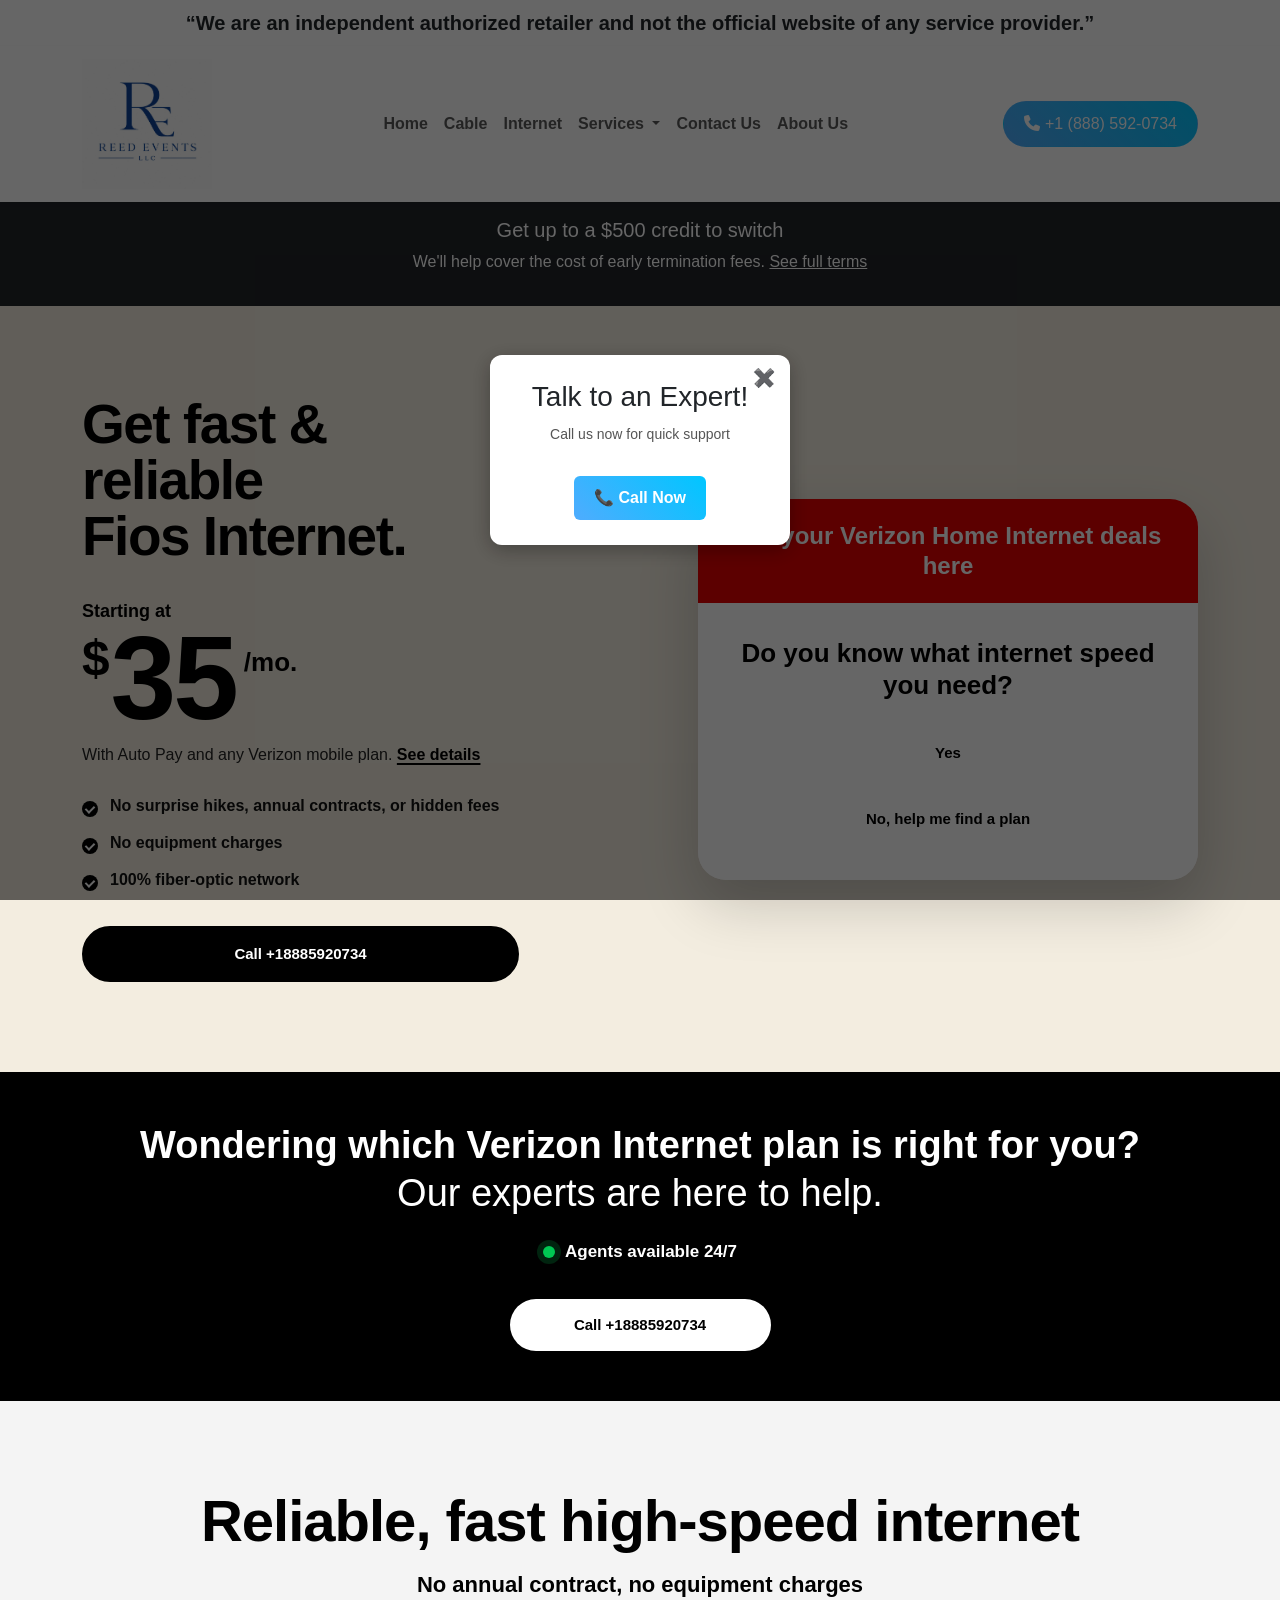
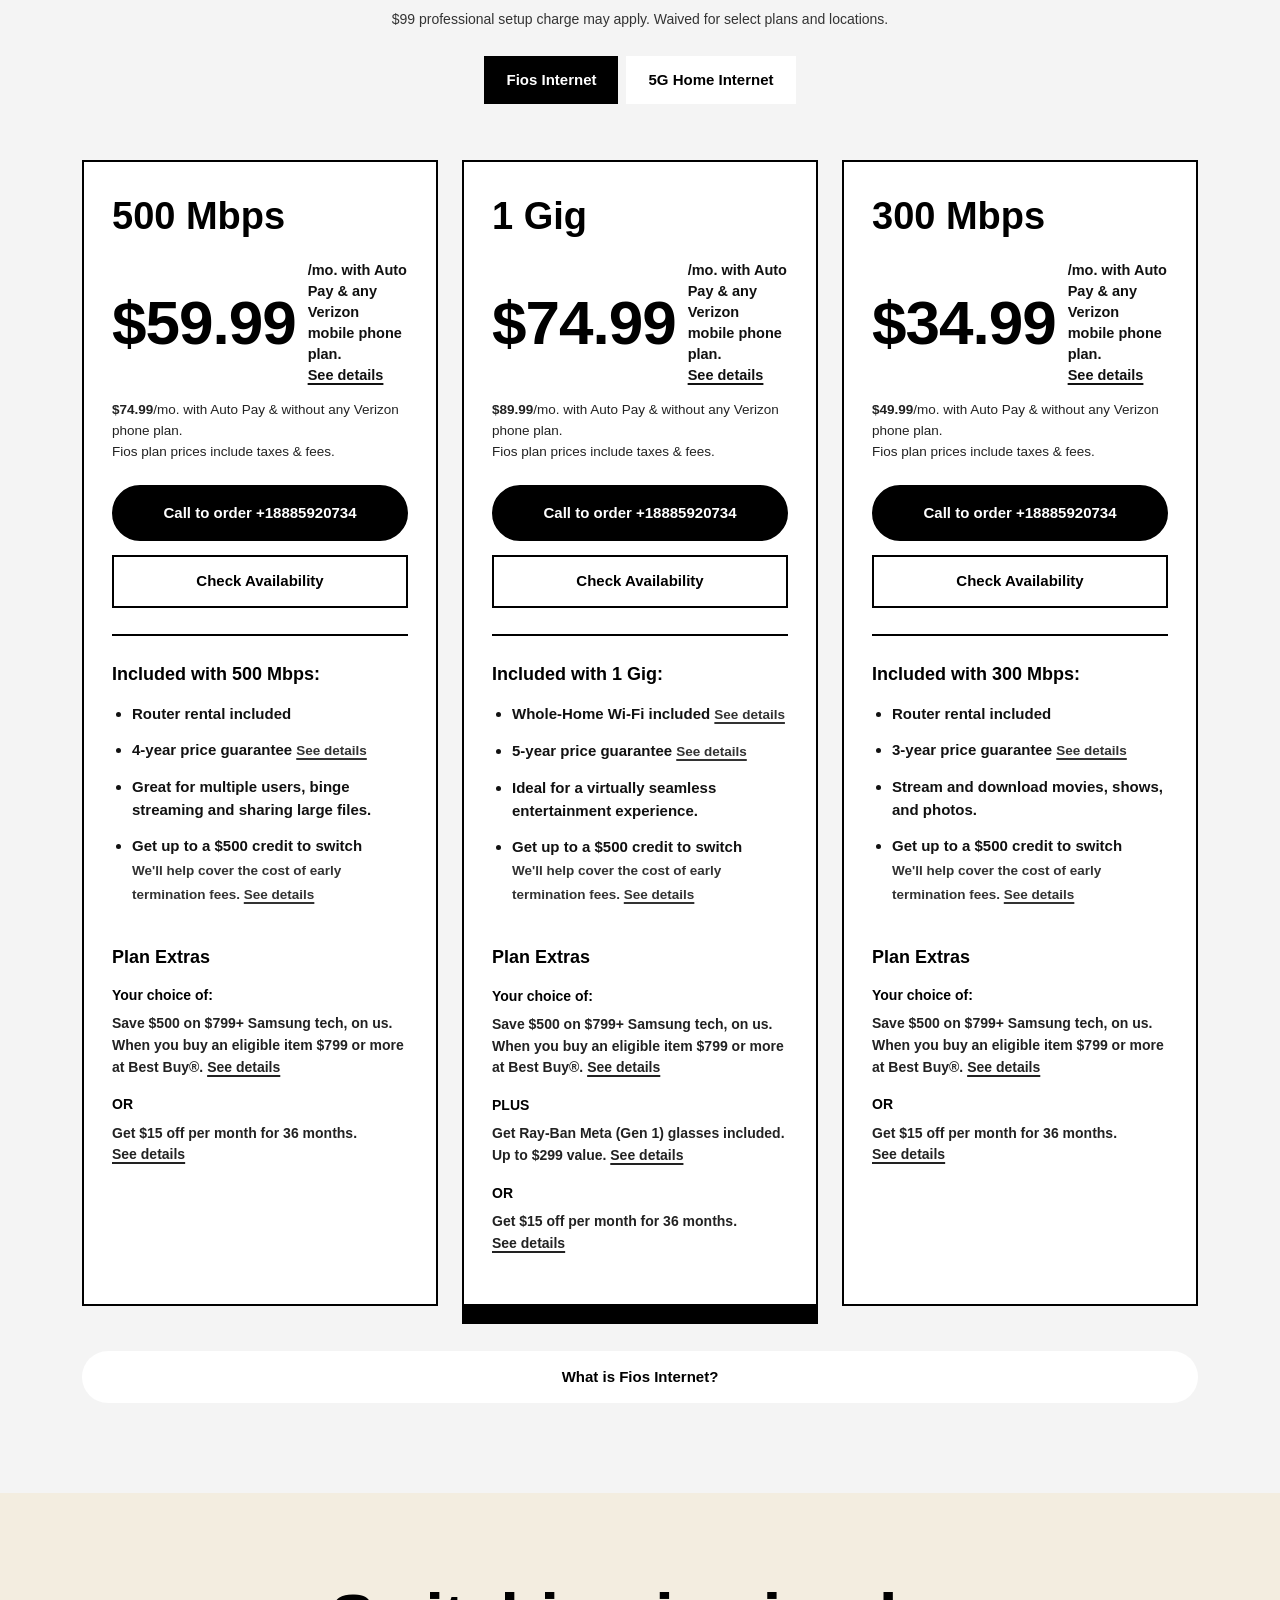
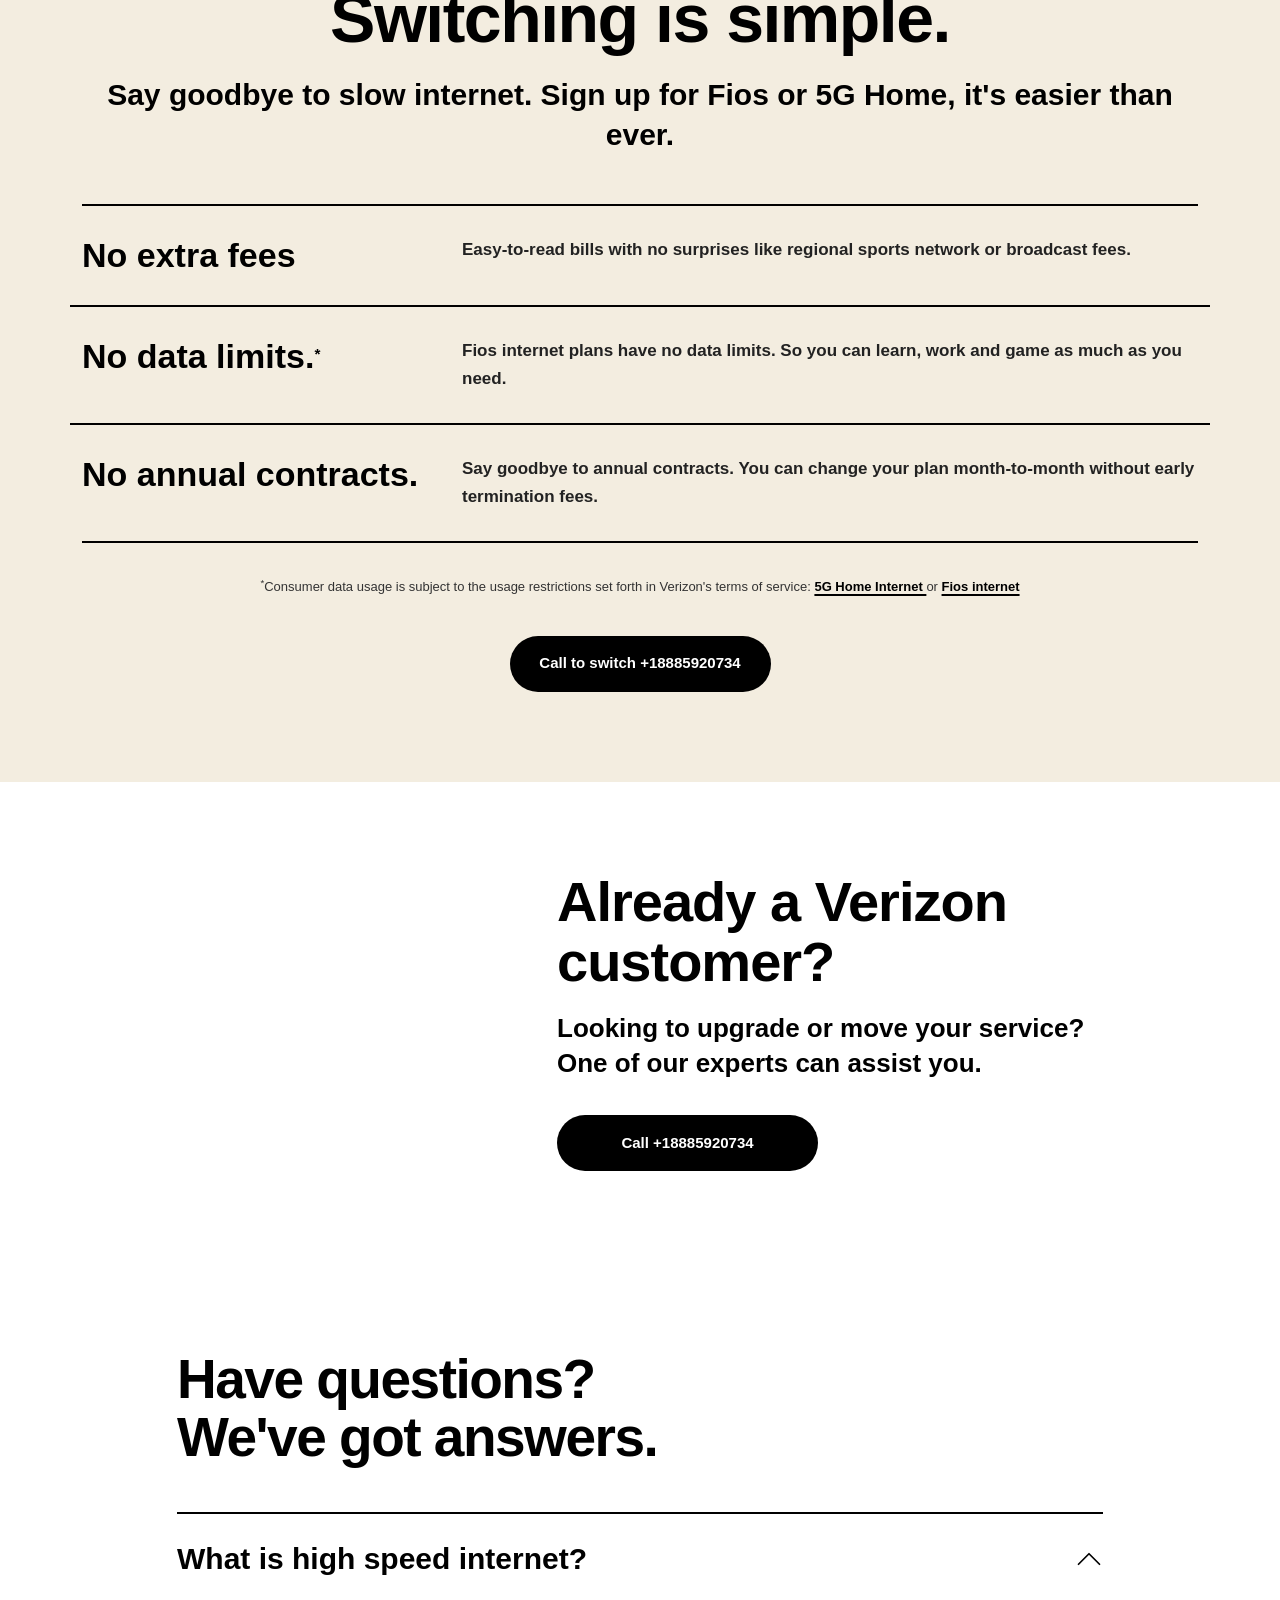
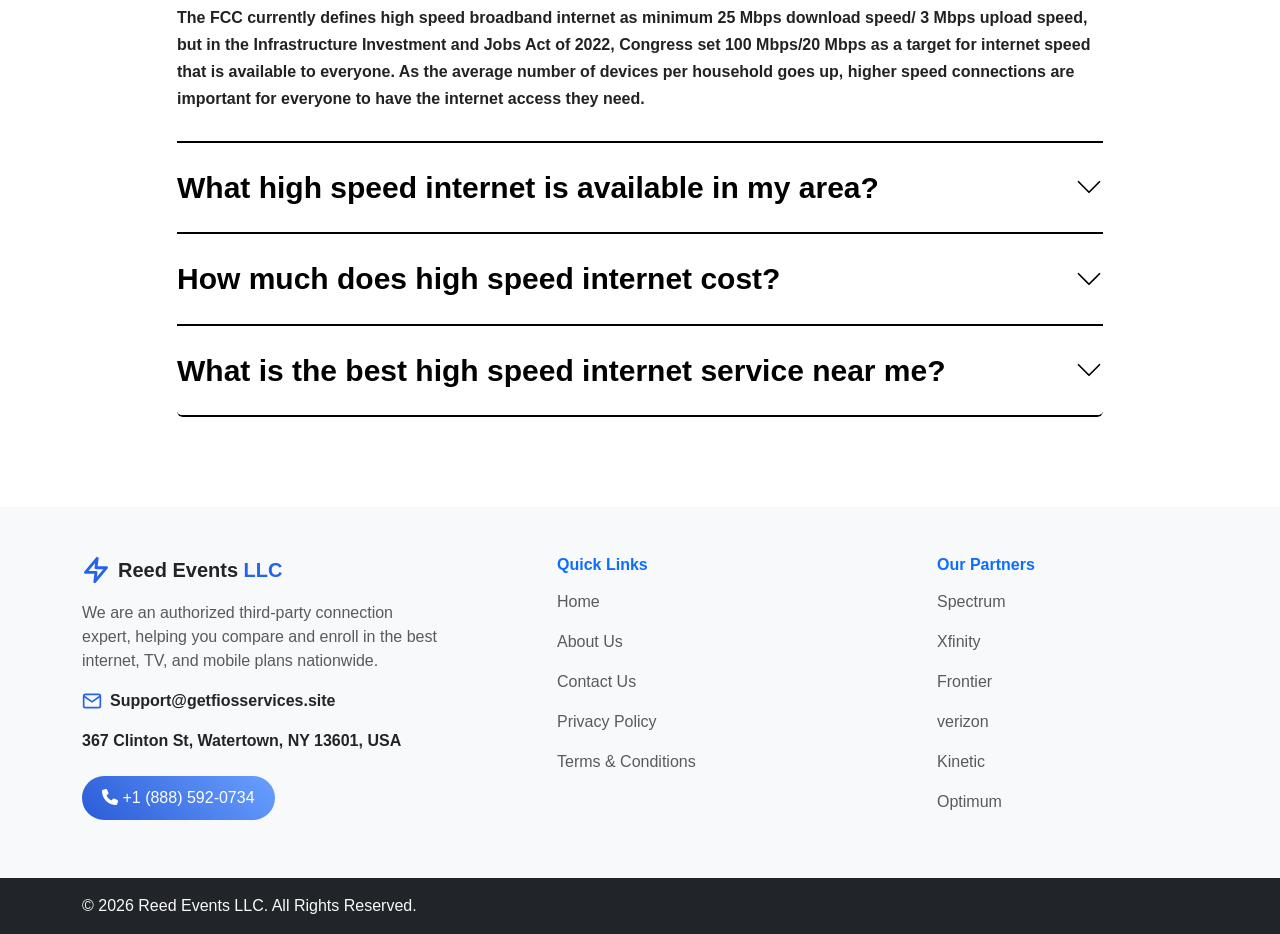
<file: verizon.html>
<!DOCTYPE html>
<html lang="en">
<head>
    <meta charset="UTF-8">
    <meta name="viewport" content="width=device-width, initial-scale=1.0">
    <title>Reed Events LLC</title>
<!-- Google tag (gtag.js) -->
<script async src="https://www.googletagmanager.com/gtag/js?id=AW-18116860442"></script>
<!-- Google tag (gtag.js) --> <script async src="https://www.googletagmanager.com/gtag/js?id=AW-18116860442"></script> <script> window.dataLayer = window.dataLayer || []; function gtag(){dataLayer.push(arguments);} gtag('js', new Date()); gtag('config', 'AW-18116860442'); </script>

<script async custom-element="amp-analytics" src="https://cdn.ampproject.org/v0/amp-analytics-0.1.js"></script>
<script>
  window.dataLayer = window.dataLayer || [];
  function gtag(){dataLayer.push(arguments);}
  gtag('js', new Date());

  gtag('config', 'AW-18116860442');
</script>
<!-- Google Tag Manager -->
<script>(function(w,d,s,l,i){w[l]=w[l]||[];w[l].push({'gtm.start':
new Date().getTime(),event:'gtm.js'});var f=d.getElementsByTagName(s)[0],
j=d.createElement(s),dl=l!='dataLayer'?'&l='+l:'';j.async=true;j.src=
'https://www.googletagmanager.com/gtm.js?id='+i+dl;f.parentNode.insertBefore(j,f);
})(window,document,'script','dataLayer','GTM-WRSTW495');</script>
<!-- End Google Tag Manager -->
<!-- Event snippet for Purchase conversion page
In your html page, add the snippet and call gtag_report_conversion when someone clicks on the chosen link or button. -->
<script>
function gtag_report_conversion(url) {
  var callback = function () {
    if (typeof(url) != 'undefined') {
      window.location = url;
    }
  };
  gtag('event', 'conversion', {
      'send_to': 'AW-18116860442/z_qMCP7fk6scEJq05b5D',
      'transaction_id': '',
      'event_callback': callback
      // 'new_customer': true /* calculate dynamically, populate with true/false */,
  });
  return false;
}
</script>
<!-- Google tag (gtag.js) -->
<script async src="https://www.googletagmanager.com/gtag/js?id=AW-18116860442"></script>

<script>
window.dataLayer = window.dataLayer || [];
function gtag(){dataLayer.push(arguments);}
gtag('js', new Date());

gtag('config', 'AW-18116860442');

function gtag_report_conversion(url) {
  var callback = function () {
    if (typeof(url) != 'undefined') {
      window.location = url;
    }
  };

  gtag('event', 'conversion', {
    'send_to': 'AW-18116860442/z_qMCP7fk6scEJq05b5D',
    'event_callback': callback
  });

  return false;
}
</script>

    <!-- Bootstrap -->
    <link href="https://cdn.jsdelivr.net/npm/bootstrap@5.3.0/dist/css/bootstrap.min.css" rel="stylesheet">

    <!-- Font Awesome -->
    <link rel="stylesheet" href="https://cdnjs.cloudflare.com/ajax/libs/font-awesome/6.5.0/css/all.min.css">
<script src="https://cdn.jsdelivr.net/npm/@popperjs/core@2.11.8/dist/umd/popper.min.js" integrity="sha384-I7E8VVD/ismYTF4hNIPjVp/Zjvgyol6VFvRkX/vR+Vc4jQkC+hVqc2pM8ODewa9r" crossorigin="anonymous"></script>
<script src="https://cdn.jsdelivr.net/npm/bootstrap@5.3.8/dist/js/bootstrap.min.js" integrity="sha384-G/EV+4j2dNv+tEPo3++6LCgdCROaejBqfUeNjuKAiuXbjrxilcCdDz6ZAVfHWe1Y" crossorigin="anonymous"></script>
    <!-- Custom CSS -->
    <link rel="stylesheet" href="css/style.css">
    <link rel="stylesheet" href="css/verizon.css">
</head>
<body>

<!-- Navbar -->
<!-- Overlay -->
<div id="popupOverlay" style="
  position: fixed;
  top: 0;
  left: 0;
  width: 100%;
  height: 100%;
  background: rgba(0,0,0,0.6);
  display: none;
  justify-content: center;
  align-items: center;
  z-index: 9999;
">

  <!-- Popup Box -->
  <div style="
    background: white;
    padding: 25px;
    border-radius: 12px;
    text-align: center;
    width: 300px;
    box-shadow: 0 5px 20px rgba(0,0,0,0.3);
    position: relative;
    font-family: Arial, sans-serif;
  ">

    <!-- Close Button -->
    <span onclick="closePopup()" style="
      position: absolute;
      top: 10px;
      right: 15px;
      cursor: pointer;
      font-size: 18px;
      font-weight: bold;
    ">✖️</span>

    <h3 style="margin-bottom: 10px;">Talk to an Expert!</h3>
    <p style="font-size: 14px; color: #555;">Call us now for quick support</p>

    <!-- Call Button -->
    <a href="tel:+18885920734" style="
      display: inline-block;
      margin-top: 15px;
      padding: 10px 20px;
      background: linear-gradient(45deg, #4facfe, #00c6ff);
      color: white;
      text-decoration: none;
      border-radius: 6px;
      font-weight: bold;
    ">
      📞 Call Now
    </a>

  </div>
</div>

<div class="fw-bold fs-5 py-2 text-center">
  “We are an independent authorized retailer and not the official website of any service provider.”
</div>

<!-- Navbar -->
 
<nav class="navbar navbar-expand-lg navbar-light bg-white py-2 shadow-sm sticky-top">
    <div class="container align-items-center">
        <a class="navbar-brand fw-bold" href="/"><img src="hello.jpeg" alt="" width="130px"></a>

        <button class="navbar-toggler" data-bs-toggle="collapse" data-bs-target="#nav">
            <span class="navbar-toggler-icon"></span>
        </button>

        <div class="collapse navbar-collapse" id="nav">
            <ul class="navbar-nav mx-auto">
                <li class="nav-item"><a class="nav-link" href="/">Home</a></li>
                <li class="nav-item"><a class="nav-link" href="cable.html">Cable</a></li>
                <li class="nav-item"><a class="nav-link" href="internet.html">Internet</a></li>
                <li class="nav-item dropdown">
  <a
    class="nav-link dropdown-toggle"
    href="#"
    id="servicesDropdown"
    role="button"
    data-bs-toggle="dropdown"
    aria-expanded="false"
  >
    Services
  </a>

  <ul class="dropdown-menu" aria-labelledby="servicesDropdown">
    <li><a class="dropdown-item" href="verizon.html">Verizon</a></li>
    <li><a class="dropdown-item" href="frontier.html">Frontier</a></li>
    <li><a class="dropdown-item" href="spectrum.html">Spectrum</a></li>
    <li><a class="dropdown-item" href="kinetic.html">Kinetic</a></li>
    <li><a class="dropdown-item" href="xfinity.html">Xfinity</a></li>
    <li><a class="dropdown-item" href="optimum.html">Optimum</a></li>
  </ul>
</li>
                <li class="nav-item"><a class="nav-link" href="contact.html">Contact Us</a></li>
                <li class="nav-item"><a class="nav-link" href="about.html">About Us</a></li>
            </ul>

            <a href="tel:+18885920734"  class="btn call-btn">
                <i class="fa fa-phone"></i> +1 (888) 592-0734
            </a>
        </div>
    </div>
</nav>
<div class="banner bg-dark text-white text-center py-3">
  <div class="container">
    <div class="row">
      <div class="col-12">

        <h5 class="">
          Get up to a $500 credit to switch
        </h5>

        <p class="banner__disc">
          We'll help cover the cost of early termination fees.
          <u onclick="openModal(event)" data-target="credit-switch-modal" class="cursor-pointer d-inline-block">
            See full terms
          </u>
        </p>

      </div>
    </div>
  </div>
</div>

<section class="hero">
  <div class="container">
    <div class="row justify-content-center align-items-center g-5">

      <div class="col-12 col-md-10 order-md-2 col-lg-6 offset-lg-1">
        <div class="flow__question-container hero__flow">

          <p class="hero__flow-header d-flex justify-content-center align-items-center">
            <span>
              Get your Verizon Home<br class="d-sm-none"> Internet deals here
            </span>
          </p>

          <div class="hero__flow-body" data-scout="q_know_which_speed">

            <p class="flow__question">
              Do you know what internet speed you need?
            </p>

            <button
              class="button button--white button--flow hero__flow-button"
              onclick="stepForward(this)"
              data-next="step-2a"
            >
              Yes
            </button>

            <button
              class="button button--white button--flow hero__flow-button"
              onclick="stepForward(this)"
              data-next="step-2b"
            >
              No, help me find a plan
            </button>

          </div>

        </div>
      </div>

      <div class="col-12 col-md-10 order-md-1 col-lg-5">

        <h1 class="hero__title">
          Get fast &amp; reliable<br> Fios Internet.
        </h1>

        <div class="d-md-flex align-items-center d-lg-block">

          <div>
            <p class="hero__starting">Starting at</p>

            <div class="hero__price d-flex align-items-start">
              <p class="hero__price-large"><sup>$</sup>35</p>
              <p class="hero__price-small">/mo.</p>
            </div>

            <p class="hero__disc">
              With Auto Pay and any Verizon
              <br class="d-none d-md-block d-lg-none"> mobile plan.
              <u
                onclick="openModal(event)"
                data-target="hero-modal"
                class="cursor-pointer d-inline-block"
              >
                See details
              </u>
            </p>
          </div>

          <ul class="hero__list">
            <li>No surprise hikes, annual contracts, or hidden fees</li>
            <li>No equipment charges</li>
            <li>100% fiber-optic network</li>
          </ul>

          <div class="d-none d-lg-block">
            <a
              href="tel:+18885920734"
              placeholder="+18885920734"
              ringpoolid="31728"
              class="button button--black hero__call af-tel"
            >
              Call +18885920734
            </a>
          </div>

        </div>

      </div>

    </div>
  </div>
</section>


<section class="wondering">
  <div class="container">

    <div class="row justify-content-center text-center">

      <div class="col-12">

        <p class="wondering__title">
          <b>
            Wondering which Verizon Internet plan is
            <br class="d-none d-md-block d-lg-none">
            right for you?
          </b>
          <br>
          Our experts are here to help.
        </p>

        <p class="wondering__agents d-flex align-items-center justify-content-center">
          <span class="wondering__agents-dot"></span>
          Agents available 24/7
        </p>

      </div>

      <div class="col-9 col-sm-8 col-md-4 col-lg-3">

        <a
          href="tel:+18885920734"
          placeholder="+18885920734"
          ringpoolid="31728"
          class="button button--white af-tel"
        >
          Call +18885920734
        </a>

      </div>

    </div>

  </div>
</section>

<section class="plans">
  <div class="container">

    <div class="row justify-content-center text-center">
      <div class="col-12">

        <h1 class="plans__title">
          Reliable, fast <span class="d-inline-block">high-speed</span> internet
        </h1>

        <p class="plans__subtitle">
          No annual contract,<br class="d-sm-none"> no equipment charges
        </p>

        <p class="plans__disclaimer">
          $99 professional setup charge may apply. Waived for select plans and locations.
        </p>

        <div class="plans__toggle d-flex justify-content-center flex-wrap gap-2" role="tablist">
          <button
            class="plans__toggle-btn button button--square active"
            data-bs-toggle="pill"
            data-bs-target="#fios-internet"
            type="button"
            role="tab"
          >
            Fios Internet
          </button>

          <button
            class="plans__toggle-btn button button--square"
            data-bs-toggle="pill"
            data-bs-target="#home-5g-internet"
            type="button"
            role="tab"
          >
            5G Home Internet
          </button>
        </div>

      </div>
    </div>

    <div class="tab-content plans__container">

      <!-- Fios Internet -->
      <div class="tab-pane fade show active" id="fios-internet" role="tabpanel">
        <div class="row g-4 justify-content-center">

          <!-- 500 Mbps -->
          <div class="col-12 col-md-6 col-lg-4">
            <div class="plan plan--500">
              <h1 class="plan__title">500 Mbps</h1>

              <div class="plan__price d-md-flex align-items-center">
                <p class="plan__price--large">$59.99</p>
                <p class="plan__price--small">
                  /mo. with Auto Pay &amp; any Verizon mobile phone plan.
                  <u onclick="openModal(event)" data-target="fios-500-modal" class="cursor-pointer d-inline-block">
                    See details
                  </u>
                </p>
              </div>

              <p class="plan__price-disc">
                <b>$74.99</b>/mo. with Auto Pay &amp; without any Verizon phone plan.
                <br class="d-none d-lg-block">
                Fios plan prices include taxes &amp; fees.
              </p>

              <a href="tel:+18885920734" placeholder="+18885920734" ringpoolid="31728" class="button button--black plan__call af-tel">
                Call to order +18885920734
              </a>

              <a href="#" target="_blank" rel="noopener noreferrer" class="plan__availability" aria-label="Opens in New Window - 500 Mbps Availability">
                Check Availability
              </a>

              <hr class="plan__divider">

              <h2 class="plan__included"><strong>Included with 500 Mbps:</strong></h2>

              <ul class="plan__list">
                <li>Router rental included</li>
                <li>
                  4-year price guarantee
                  <span>
                    <u onclick="openModal(event)" data-target="price-guarantee-modal-4year" class="cursor-pointer d-inline-block">
                      See details
                    </u>
                  </span>
                </li>
                <li>Great for multiple users, binge streaming and sharing large files.</li>
                <li>
                  Get up to a $500 credit to switch<br>
                  <span>
                    We'll help cover the cost of early termination fees.
                    <u onclick="openModal(event)" data-target="500-credit-modal" class="cursor-pointer d-inline-block">
                      See details
                    </u>
                  </span>
                </li>
              </ul>

              <h2 class="plan__included"><strong>Plan Extras</strong></h2>

              <p class="plan__choice"><strong>Your choice of:</strong></p>

              <p class="plan__option">
                Save $500 on $799+ Samsung tech, on us. When you buy an eligible item $799 or more at Best Buy®.
                <span>
                  <u onclick="openModal(event)" data-target="samsung-500-off-modal" class="cursor-pointer d-inline-block">
                    See details
                  </u>
                </span>
              </p>

              <p class="plan__choice"><strong>OR</strong></p>

              <p class="plan__option">
                Get $15 off per month for 36 months.
                <span>
                  <u onclick="openModal(event)" data-target="15-off-per-month-500-modal" class="cursor-pointer d-inline-block">
                    See details
                  </u>
                </span>
              </p>
            </div>
          </div>

          <!-- 1 Gig -->
          <div class="col-12 col-md-6 col-lg-4">
            <div class="plan plan--1gig plan--featured">
              <h1 class="plan__title">1 Gig</h1>

              <div class="plan__price d-md-flex align-items-center">
                <p class="plan__price--large">$74.99</p>
                <p class="plan__price--small">
                  /mo. with Auto Pay &amp; any Verizon mobile phone plan.
                  <u onclick="openModal(event)" data-target="fios-1gig-modal" class="cursor-pointer d-inline-block">
                    See details
                  </u>
                </p>
              </div>

              <p class="plan__price-disc">
                <b>$89.99</b>/mo. with Auto Pay &amp; without any Verizon phone plan.
                <br class="d-none d-lg-block">
                Fios plan prices include taxes &amp; fees.
              </p>

              <a href="tel:+18885920734" placeholder="+18885920734" ringpoolid="31728" class="button button--black plan__call af-tel">
                Call to order +18885920734
              </a>

              <a href="#" target="_blank" rel="noopener noreferrer" class="plan__availability" aria-label="Opens in New Window - 1 Gig Availability">
                Check Availability
              </a>

              <hr class="plan__divider">

              <h2 class="plan__included"><strong>Included with 1 Gig:</strong></h2>

              <ul class="plan__list">
                <li>
                  Whole-Home Wi-Fi included
                  <span>
                    <u onclick="openModal(event)" data-target="whole-wifi-modal" class="cursor-pointer d-inline-block">
                      See details
                    </u>
                  </span>
                </li>
                <li>
                  5-year price guarantee
                  <span>
                    <u onclick="openModal(event)" data-target="price-guarantee-modal-5year" class="cursor-pointer d-inline-block">
                      See details
                    </u>
                  </span>
                </li>
                <li>Ideal for a virtually seamless entertainment experience.</li>
                <li>
                  Get up to a $500 credit to switch<br>
                  <span>
                    We'll help cover the cost of early termination fees.
                    <u onclick="openModal(event)" data-target="500-credit-modal" class="cursor-pointer d-inline-block">
                      See details
                    </u>
                  </span>
                </li>
              </ul>

              <h2 class="plan__included"><strong>Plan Extras</strong></h2>

              <p class="plan__choice"><strong>Your choice of:</strong></p>

              <p class="plan__option">
                Save $500 on $799+ Samsung tech, on us. When you buy an eligible item $799 or more at Best Buy®.
                <span>
                  <u onclick="openModal(event)" data-target="samsung-500-off-modal" class="cursor-pointer d-inline-block">
                    See details
                  </u>
                </span>
              </p>

              <p class="plan__choice"><strong>PLUS</strong></p>

              <p class="plan__option">
                Get Ray-Ban Meta (Gen 1) glasses included. Up to $299 value.
                <span>
                  <u onclick="openModal(event)" data-target="rayban-modal-1gig" class="cursor-pointer d-inline-block">
                    See details
                  </u>
                </span>
              </p>

              <p class="plan__choice"><strong>OR</strong></p>

              <p class="plan__option">
                Get $15 off per month for 36 months.
                <span>
                  <u onclick="openModal(event)" data-target="15-off-per-month-1-modal" class="cursor-pointer d-inline-block">
                    See details
                  </u>
                </span>
              </p>
            </div>
          </div>

          <!-- 300 Mbps -->
          <div class="col-12 col-md-6 col-lg-4">
            <div class="plan plan--300">
              <h1 class="plan__title">300 Mbps</h1>

              <div class="plan__price d-md-flex align-items-center">
                <p class="plan__price--large">$34.99</p>
                <p class="plan__price--small">
                  /mo. with Auto Pay &amp; any Verizon mobile phone plan.
                  <u onclick="openModal(event)" data-target="fios-300-modal" class="cursor-pointer d-inline-block">
                    See details
                  </u>
                </p>
              </div>

              <p class="plan__price-disc">
                <b>$49.99</b>/mo. with Auto Pay &amp; without any Verizon phone plan.
                <br class="d-none d-lg-block">
                Fios plan prices include taxes &amp; fees.
              </p>

              <a href="tel:+18885920734" placeholder="+18885920734" ringpoolid="31728" class="button button--black plan__call af-tel">
                Call to order +18885920734
              </a>

              <a href="#" target="_blank" rel="noopener noreferrer" class="plan__availability" aria-label="Opens in New Window - 300 Mbps Availability">
                Check Availability
              </a>

              <hr class="plan__divider">

              <h2 class="plan__included"><strong>Included with 300 Mbps:</strong></h2>

              <ul class="plan__list">
                <li>Router rental included</li>
                <li>
                  3-year price guarantee
                  <span>
                    <u onclick="openModal(event)" data-target="price-guarantee-modal-3year" class="cursor-pointer d-inline-block">
                      See details
                    </u>
                  </span>
                </li>
                <li>Stream and download movies, shows, and photos.</li>
                <li>
                  Get up to a $500 credit to switch<br>
                  <span>
                    We'll help cover the cost of early termination fees.
                    <u onclick="openModal(event)" data-target="500-credit-modal" class="cursor-pointer d-inline-block">
                      See details
                    </u>
                  </span>
                </li>
              </ul>

              <h2 class="plan__included"><strong>Plan Extras</strong></h2>

              <p class="plan__choice"><strong>Your choice of:</strong></p>

              <p class="plan__option">
                Save $500 on $799+ Samsung tech, on us. When you buy an eligible item $799 or more at Best Buy®.
                <span>
                  <u onclick="openModal(event)" data-target="samsung-500-off-modal" class="cursor-pointer d-inline-block">
                    See details
                  </u>
                </span>
              </p>

              <p class="plan__choice"><strong>OR</strong></p>

              <p class="plan__option">
                Get $15 off per month for 36 months.
                <span>
                  <u onclick="openModal(event)" data-target="15-off-per-month-300-modal" class="cursor-pointer d-inline-block">
                    See details
                  </u>
                </span>
              </p>
            </div>
          </div>

        </div>
      </div>

      <!-- 5G Home Internet -->
      <div class="tab-pane fade" id="home-5g-internet" role="tabpanel">
        <div class="row g-4 justify-content-center">

          <!-- 5G Home Plus -->
          <div class="col-12 col-md-6 col-lg-4">
            <div class="plan plan--five-plus">
              <h1 class="plan__title">5G Home Plus</h1>

              <div class="plan__price d-md-flex align-items-center">
                <p class="plan__price--large">$45</p>
                <p class="plan__price--small">
                  /mo. with Auto Pay &amp; any Verizon mobile phone plan.
                  <u onclick="openModal(event)" data-target="5g-home-plus-modal" class="cursor-pointer d-inline-block">
                    See details
                  </u>
                </p>
              </div>

              <p class="plan__price-disc">
                <strong>$70</strong>/mo without Auto Pay &amp; without any Verizon phone plan.
                <br class="d-none d-lg-block">
                Plan prices include taxes and fees.
              </p>

              <a href="tel:+18885920734" placeholder="+18885920734" ringpoolid="31728" class="button button--black plan__call af-tel">
                Call to order +18885920734
              </a>

              <a href="#" target="_blank" rel="noopener noreferrer" class="plan__availability" aria-label="Opens in New Window - 5G Home Plus Availability">
                Check Availability
              </a>

              <hr class="plan__divider">

              <h2 class="plan__included"><strong>Included with 5G Home Plus:</strong></h2>

              <ul class="plan__list">
                <li>Faster speeds</li>
                <li>
                  Unlimited premium data<br>
                  <span>
                    Consumer data usage is subject to the usage restrictions set forth in Verizon's terms of service; visit:
                    <a href="https://www.verizon.com/support/customer-agreement/" target="_blank" aria-label="Verizon's terms of service">
                      https://www.verizon.com/support/customer-agreement/
                    </a>
                  </span>
                </li>
                <li>
                  4-year price guarantee
                  <span>
                    <u onclick="openModal(event)" data-target="price-guarantee-modal-4year" class="cursor-pointer d-inline-block">
                      See details
                    </u>
                  </span>
                </li>
                <li>1080p HD video streaming</li>
                <li>Router included</li>
                <li>
                  Get up to a $500 credit to switch<br>
                  <span>
                    We'll help cover the cost of early termination fees.
                    <u onclick="openModal(event)" data-target="500-credit-modal" class="cursor-pointer d-inline-block">
                      See details
                    </u>
                  </span>
                </li>
              </ul>

              <h2 class="plan__included"><strong>Plan Extras</strong></h2>

              <p class="plan__option">
                Save $20/mo on YouTube TV. $62.99/mo for 6 mos., then $82.99/mo after. For new YouTube TV subscribers.
                <span>
                  <u onclick="openModal(event)" data-target="youtube-tv-modal" class="cursor-pointer d-inline-block">
                    See details
                  </u>
                </span>
              </p>
            </div>
          </div>

          <!-- 5G Home Ultimate -->
          <div class="col-12 col-md-6 col-lg-4">
            <div class="plan plan--home-ultimate plan--featured">
              <h1 class="plan__title">5G Home Ultimate</h1>

              <div class="plan__price d-md-flex align-items-center">
                <p class="plan__price--large">$60</p>
                <p class="plan__price--small">
                  /mo. with Auto Pay &amp; any Verizon mobile phone plan.
                  <u onclick="openModal(event)" data-target="5g-home-ultimate-modal" class="cursor-pointer d-inline-block">
                    See details
                  </u>
                </p>
              </div>

              <p class="plan__price-disc">
                <strong>$85</strong>/mo without Auto Pay &amp; without any Verizon phone plan.
                <br class="d-none d-lg-block">
                Plan prices include taxes and fees.
              </p>

              <a href="tel:+18885920734" placeholder="+18885920734" ringpoolid="31728" class="button button--black plan__call af-tel">
                Call to order +18885920734
              </a>

              <a href="#" target="_blank" rel="noopener noreferrer" class="plan__availability" aria-label="Opens in New Window - 5G Home Ultimate Availability">
                Check Availability
              </a>

              <hr class="plan__divider">

              <h2 class="plan__included"><strong>Included with 5G Home Ultimate:</strong></h2>

              <ul class="plan__list">
                <li>Fastest speeds</li>
                <li>
                  Unlimited premium data<br>
                  <span>
                    Consumer data usage is subject to the usage restrictions set forth in Verizon's terms of service; visit:
                    <a href="https://www.verizon.com/support/customer-agreement/" target="_blank" aria-label="Verizon's terms of service">
                      https://www.verizon.com/support/customer-agreement/
                    </a>
                  </span>
                </li>
                <li>
                  5-year price guarantee
                  <span>
                    <u onclick="openModal(event)" data-target="price-guarantee-modal-5year" class="cursor-pointer d-inline-block">
                      See details
                    </u>
                  </span>
                </li>
                <li>Ultra HD 4K video streaming</li>
                <li>
                  Router + Whole-Home Wi-Fi
                  <span>
                    <u onclick="openModal(event)" data-target="whole-wifi-ultimate-modal" class="cursor-pointer d-inline-block">
                      See details
                    </u>
                  </span>
                  <br>
                  <ul>
                    <li>1 Wi-Fi Extender</li>
                    <li>Free router upgrade after 3 years</li>
                  </ul>
                </li>
                <li>
                  Get up to a $500 credit to switch<br>
                  <span>
                    We'll help cover the cost of early termination fees.
                    <u onclick="openModal(event)" data-target="500-credit-modal" class="cursor-pointer d-inline-block">
                      See details
                    </u>
                  </span>
                </li>
              </ul>

              <h2 class="plan__included"><strong>Plan Extras</strong></h2>

              <p class="plan__option">
                Save $500 on $799+ Samsung tech, on us. When you buy an eligible item $799 or more at Best Buy®.
                <span>
                  <u onclick="openModal(event)" data-target="samsung-500-off-5g-modal" class="cursor-pointer d-inline-block">
                    See details
                  </u>
                </span>
              </p>

              <p class="plan__choice"><strong>PLUS</strong></p>

              <p class="plan__option">
                Save $20/mo on YouTube TV. $62.99/mo for 6 mos., then $82.99/mo after. For new YouTube TV subscribers.
                <span>
                  <u onclick="openModal(event)" data-target="youtube-tv-modal" class="cursor-pointer d-inline-block">
                    See details
                  </u>
                </span>
              </p>
            </div>
          </div>

          <!-- 5G Home -->
          <div class="col-12 col-md-6 col-lg-4">
            <div class="plan plan--five">
              <h1 class="plan__title">5G Home</h1>

              <div class="plan__price d-md-flex align-items-center">
                <p class="plan__price--large">$35</p>
                <p class="plan__price--small">
                  /mo. with Auto Pay &amp; any Verizon mobile phone plan.
                  <u onclick="openModal(event)" data-target="5g-home-modal" class="cursor-pointer d-inline-block">
                    See details
                  </u>
                </p>
              </div>

              <p class="plan__price-disc">
                <strong>$60</strong>/mo without Auto Pay &amp; without any Verizon phone plan.
                <br class="d-none d-lg-block">
                Plan prices include taxes and fees.
              </p>

              <a href="tel:+18885920734" placeholder="+18885920734" ringpoolid="31728" class="button button--black plan__call af-tel">
                Call to order +18885920734
              </a>

              <a href="#" target="_blank" rel="noopener noreferrer" class="plan__availability" aria-label="Opens in New Window - 5G Home Availability">
                Check Availability
              </a>

              <hr class="plan__divider">

              <h2 class="plan__included"><strong>Included with 5G Home:</strong></h2>

              <ul class="plan__list">
                <li>Fast speeds</li>
                <li>
                  Unlimited data<br>
                  <span>
                    Consumer data usage is subject to the usage restrictions set forth in Verizon's terms of service; visit:
                    <a href="https://www.verizon.com/support/customer-agreement/" target="_blank" aria-label="Verizon's terms of service">
                      https://www.verizon.com/support/customer-agreement/
                    </a>
                  </span>
                </li>
                <li>
                  3-year price guarantee
                  <span>
                    <u onclick="openModal(event)" data-target="price-guarantee-modal-3year" class="cursor-pointer d-inline-block">
                      See details
                    </u>
                  </span>
                </li>
                <li>1080p HD video streaming</li>
                <li>Router included</li>
                <li>
                  Get up to a $500 credit to switch<br>
                  <span>
                    We'll help cover the cost of early termination fees.
                    <u onclick="openModal(event)" data-target="500-credit-modal" class="cursor-pointer d-inline-block">
                      See details
                    </u>
                  </span>
                </li>
              </ul>

              <h2 class="plan__included"><strong>Plan Extras</strong></h2>

              <p class="plan__option">
                Save $20/mo on YouTube TV. $62.99/mo for 6 mos., then $82.99/mo after. For new YouTube TV subscribers.
                <span>
                  <u onclick="openModal(event)" data-target="youtube-tv-modal" class="cursor-pointer d-inline-block">
                    See details
                  </u>
                </span>
              </p>
            </div>
          </div>

        </div>
      </div>

    </div>

    <div class="row justify-content-center">
      <div class="col-12 text-center">
        <button class="btn-fios button button--white">
          <span onclick="openModal(event)" data-target="verizon-fios-internet-modal" class="cursor-pointer">
            What is Fios Internet?
          </span>
        </button>
      </div>
    </div>

  </div>
</section>




<section class="switching">
  <div class="container">

    <div class="row justify-content-center text-center">
      <div class="col-12">

        <h1 class="switching__title">Switching is simple.</h1>

        <p class="switching__text">
          Say goodbye to slow internet.<br class="d-md-none">
          Sign up for Fios or 5G Home, it's easier than ever.
        </p>

      </div>
    </div>

    <div class="row justify-content-center">
      <div class="col-11 col-md-10 col-lg-12">

        <div class="switching__list">

          <div class="row switching__item align-items-start">
            <div class="col-12 col-lg-4">
              <h3 class="switching__item-title">No extra fees</h3>
            </div>

            <div class="col-12 col-lg-8">
              <p class="switching__item-text">
                Easy-to-read bills with no surprises like regional sports network or broadcast fees.
              </p>
            </div>
          </div>

          <div class="row switching__item align-items-start">
            <div class="col-12 col-lg-4">
              <h3 class="switching__item-title">
                No data limits.<sup>*</sup>
              </h3>
            </div>

            <div class="col-12 col-lg-8">
              <p class="switching__item-text">
                Fios internet plans have no data limits. So you can learn, work and game as much as you need.
              </p>
            </div>
          </div>

          <div class="row switching__item align-items-start">
            <div class="col-12 col-lg-4">
              <h3 class="switching__item-title">No annual contracts.</h3>
            </div>

            <div class="col-12 col-lg-8">
              <p class="switching__item-text">
                Say goodbye to annual contracts. You can change your plan month-to-month without early termination fees.
              </p>
            </div>
          </div>

        </div>

      </div>
    </div>

    <div class="row justify-content-center text-center">
      <div class="col-12 col-lg-10">

        <p class="switching__usage">
          <sup>*</sup>Consumer data usage is subject to the usage restrictions set forth in Verizon's terms of service:
          <a href="https://www.verizon.com/support/customer-agreement/" target="_blank" rel="noopener" aria-label="Opens in New Window - 5G Home">
            5G Home Internet
          </a>
          or
          <a href="https://www.verizon.com/about/terms-conditions/verizon-customer-agreement" target="_blank" rel="noopener" aria-label="Opens in New Window - Fios internet">
            Fios internet
          </a>
        </p>

      </div>
    </div>

    <div class="row justify-content-center">
      <div class="col-11 col-sm-9 col-md-5 col-lg-3 d-flex justify-content-center">

        <a
          href="tel:+18885920734"
          placeholder="+18885920734"
          ringpoolid="31728"
          class="button button--black button--noborder switching__cta af-tel"
        >
          Call to switch +18885920734
        </a>

      </div>
    </div>

  </div>
</section>

<section class="already">
  <div class="container">

    <div class="row justify-content-center justify-content-md-start">

      <div class="col-12 col-md-5 offset-md-7 col-lg-6 offset-lg-5">

        <p class="already__title">
          Already a Verizon customer?
        </p>

        <p class="already__text">
          Looking to upgrade or move your service?<br class="d-none d-lg-block">
          One of our experts can assist you.
        </p>

      </div>

      <div class="col-9 col-sm-7 col-md-4 offset-md-7 col-lg-3 offset-lg-5">

        <a
          href="tel:+18885920734"
          placeholder="+18885920734"
          ringpoolid="31728"
          class="button button--black button--noborder already__cta af-tel"
        >
          Call +18885920734
        </a>

      </div>

    </div>

  </div>
</section>


<section class="faq">
  <div class="container">

    <div class="row justify-content-center">
      <div class="col-12 col-lg-10">

        <h1 class="faq__title">
          Have questions?<br> We've got answers.
        </h1>

        <div class="accordion faq__accordion" id="faqAccordion">

          <div class="accordion-item faq__question">
            <h2 class="accordion-header" id="faqHeadingOne">
              <button
                class="accordion-button faq__question-header"
                type="button"
                data-bs-toggle="collapse"
                data-bs-target="#faqCollapseOne"
                aria-expanded="true"
                aria-controls="faqCollapseOne"
              >
                What is high speed internet?
              </button>
            </h2>

            <div
              id="faqCollapseOne"
              class="accordion-collapse collapse show"
              aria-labelledby="faqHeadingOne"
              data-bs-parent="#faqAccordion"
            >
              <div class="accordion-body faq__question-content">
                The FCC currently defines high speed broadband internet as minimum 25 Mbps download speed/ 3 Mbps upload speed, but in the Infrastructure Investment and Jobs Act of 2022, Congress set 100 Mbps/20 Mbps as a target for internet speed that is available to everyone. As the average number of devices per household goes up, higher speed connections are important for everyone to have the internet access they need.
              </div>
            </div>
          </div>

          <div class="accordion-item faq__question">
            <h2 class="accordion-header" id="faqHeadingTwo">
              <button
                class="accordion-button collapsed faq__question-header"
                type="button"
                data-bs-toggle="collapse"
                data-bs-target="#faqCollapseTwo"
                aria-expanded="false"
                aria-controls="faqCollapseTwo"
              >
                What high speed internet is available in my area?
              </button>
            </h2>

            <div
              id="faqCollapseTwo"
              class="accordion-collapse collapse"
              aria-labelledby="faqHeadingTwo"
              data-bs-parent="#faqAccordion"
            >
              <div class="accordion-body faq__question-content">
                Verizon Home Internet offers a variety of internet speed plans across the United States. Fios service is available in the mid-Atlantic and Northeast, while we've rolled out 5G Home Internet in more and more places across the country. To find out if Verizon offers internet service at your address,
                <a href="/vzn-bridge/?a=101853&amp;c=111882&amp;s17=ecomClickOut&amp;s1=&amp;s20=" target="_blank" aria-label="opens in a new window - check your availability">
                  <u>check your availability.</u>
                </a>
              </div>
            </div>
          </div>

          <div class="accordion-item faq__question">
            <h2 class="accordion-header" id="faqHeadingThree">
              <button
                class="accordion-button collapsed faq__question-header"
                type="button"
                data-bs-toggle="collapse"
                data-bs-target="#faqCollapseThree"
                aria-expanded="false"
                aria-controls="faqCollapseThree"
              >
                How much does high speed internet cost?
              </button>
            </h2>

            <div
              id="faqCollapseThree"
              class="accordion-collapse collapse"
              aria-labelledby="faqHeadingThree"
              data-bs-parent="#faqAccordion"
            >
              <div class="accordion-body faq__question-content">
                If you are a Verizon mobile customer on a select 5G Unlimited plan, you may qualify for a Mobile + Home Discount of up to $25/mo with Auto Pay on Verizon Home Internet*, depending on the internet plan you select. Explore our <u>internet plans</u> for more information about prices and speed tiers.

                <br><br>

                You may even qualify for free high speed internet with the
                <a href="https://www.verizon.com/home/internet/acp/" target="_blank" aria-label="opens in a new window - Affordable Connectivity Program">
                  <u>Affordable Connectivity Program</u>
                </a>
                (ACP) and the
                <a href="https://www.verizon.com/home/internet/acp/free-internet/" target="_blank" aria-label="opens in a new window - verizon forward program">
                  <u>Verizon Forward Program</u>
                </a>
                discounts. You must first apply for ACP to verify your eligibility. Households can qualify based on your household income, if you or someone in your household participates in certain federal assistance programs, or if you already receive a Lifeline benefit.

                <br><br>

                *Save $25/mo. with 5G Home Plus and all Fios internet plans when combined with postpaid mobile unlimited plan that includes 5G Ultra Wideband. Fios requires Mobile + Home Discount enrollment; $99 setup and other terms may apply. Auto Pay and paper-free billing req'd. Subject to credit approval.
              </div>
            </div>
          </div>

          <div class="accordion-item faq__question">
            <h2 class="accordion-header" id="faqHeadingFour">
              <button
                class="accordion-button collapsed faq__question-header"
                type="button"
                data-bs-toggle="collapse"
                data-bs-target="#faqCollapseFour"
                aria-expanded="false"
                aria-controls="faqCollapseFour"
              >
                What is the best high speed internet service near me?
              </button>
            </h2>

            <div
              id="faqCollapseFour"
              class="accordion-collapse collapse"
              aria-labelledby="faqHeadingFour"
              data-bs-parent="#faqAccordion"
            >
              <div class="accordion-body faq__question-content">
                You decide. Verizon Home Internet has expanded across the country recently, reaching areas never before possible. We're giving consumers more options for internet providers in hundreds of locations, so you can decide what internet service best fits your needs.
              </div>
            </div>
          </div>

        </div>

      </div>
    </div>

  </div>
</section>


<!-- Bootstrap JS -->
<footer class="saa-ft bg-light pt-5">
  <div class="container">
    <div class="row justify-content-between">

       <!-- Left Column: Brand & Contact -->
      <div class="col-md-4 mb-4 mb-md-0">
        <div class="d-flex align-items-center mb-3">
          <svg viewBox="0 0 24 24" fill="none" stroke="#2563eb" stroke-width="2.5" width="28" height="28" stroke-linecap="round" stroke-linejoin="round" class="me-2">
            <polygon points="13 2 3 14 12 14 11 22 21 10 12 10 13 2"></polygon>
          </svg>
          <span class="fs-5 fw-bold text-dark">Reed Events  <span class="fs-5 fw-bold">LLC</span></span>
        </div>
        <p class="text-muted">We are an authorized third-party connection expert, helping you compare and enroll in the best internet, TV, and mobile plans nationwide.</p>
        
        <!-- Email -->
        <div class="d-flex align-items-center mt-3 mb-2">
          <svg viewBox="0 0 24 24" fill="none" stroke="#2563eb" stroke-width="2" width="20" height="20" class="me-2">
            <path d="M4 4h16c1.1 0 2 .9 2 2v12c0 1.1-.9 2-2 2H4c-1.1 0-2-.9-2-2V6c0-1.1.9-2 2-2z"></path>
            <polyline points="22,6 12,13 2,6"></polyline>
          </svg>
          <a href="mailto:Support@getfiosservices.site" class="text-dark fw-semibold text-decoration-none">Support@getfiosservices.site</a>
        </div>

        <div class="d-flex align-items-center mt-3 mb-2">
          <a  class="text-dark fw-semibold text-decoration-none">367 Clinton St, Watertown, NY 13601, USA</a>
        </div>

        <!-- Phone CTA -->
        <a href="tel:+18885920734" class="saa-srv-cta">
            <i class="fa fa-phone"></i> +1 (888) 592-0734
          </a>
      </div>

      <!-- Middle Column: Quick Links -->
      <div class="col-md-3 mb-4 mb-md-0">
        <h6 class="fw-bold mb-3 text-primary">Quick Links</h6>
        <ul class="list-unstyled text-muted">
          <li class="mb-3"><a href="/" class="text-decoration-none text-muted">Home</a></li>
          <li class="mb-3"><a href="about.html" class="text-decoration-none text-muted">About Us</a></li>
          <li class="mb-3"><a href="contact.html" class="text-decoration-none text-muted">Contact Us</a></li>
          <li class="mb-3"><a href="privacy.html" class="text-decoration-none text-muted">Privacy Policy</a></li>
          <li><a href="terms.html" class="text-decoration-none text-muted">Terms &amp; Conditions</a></li>
        </ul>
      </div>

      <!-- Right Column: Our Partners -->
      <div class="col-md-3">
        <h6 class="fw-bold mb-3 text-primary">Our Partners</h6>
        <ul class="list-unstyled text-muted">
          <li class="mb-3"><a href="spectrum.html" class="text-decoration-none text-muted">Spectrum</a></li>
          <li class="mb-3"><a href="xfinity.html" class="text-decoration-none text-muted">Xfinity</a></li>
          <li class="mb-3"><a href="frontier.html" class="text-decoration-none text-muted">Frontier</a></li>
          <li class="mb-3"><a href="verizon.html" class="text-decoration-none text-muted">verizon</a></li>
          <li class="mb-3"><a href="kinetic.html" class="text-decoration-none text-muted">Kinetic</a></li>
          <li class="mb-3"><a href="optimum.html" class="text-decoration-none text-muted">Optimum</a></li>
        </ul>
      </div>

    </div>
  </div>

  <!-- Bottom Dark Bar -->
  <div class="bg-dark text-light py-3 mt-5">
    <div class="container d-flex flex-column flex-md-row justify-content-between align-items-center">
      <div>© 2026 Reed Events LLC. All Rights Reserved.</div>
      
    </div>
  </div>
</footer>
<script src="script.js"></script>
</body>
</html>
</file>
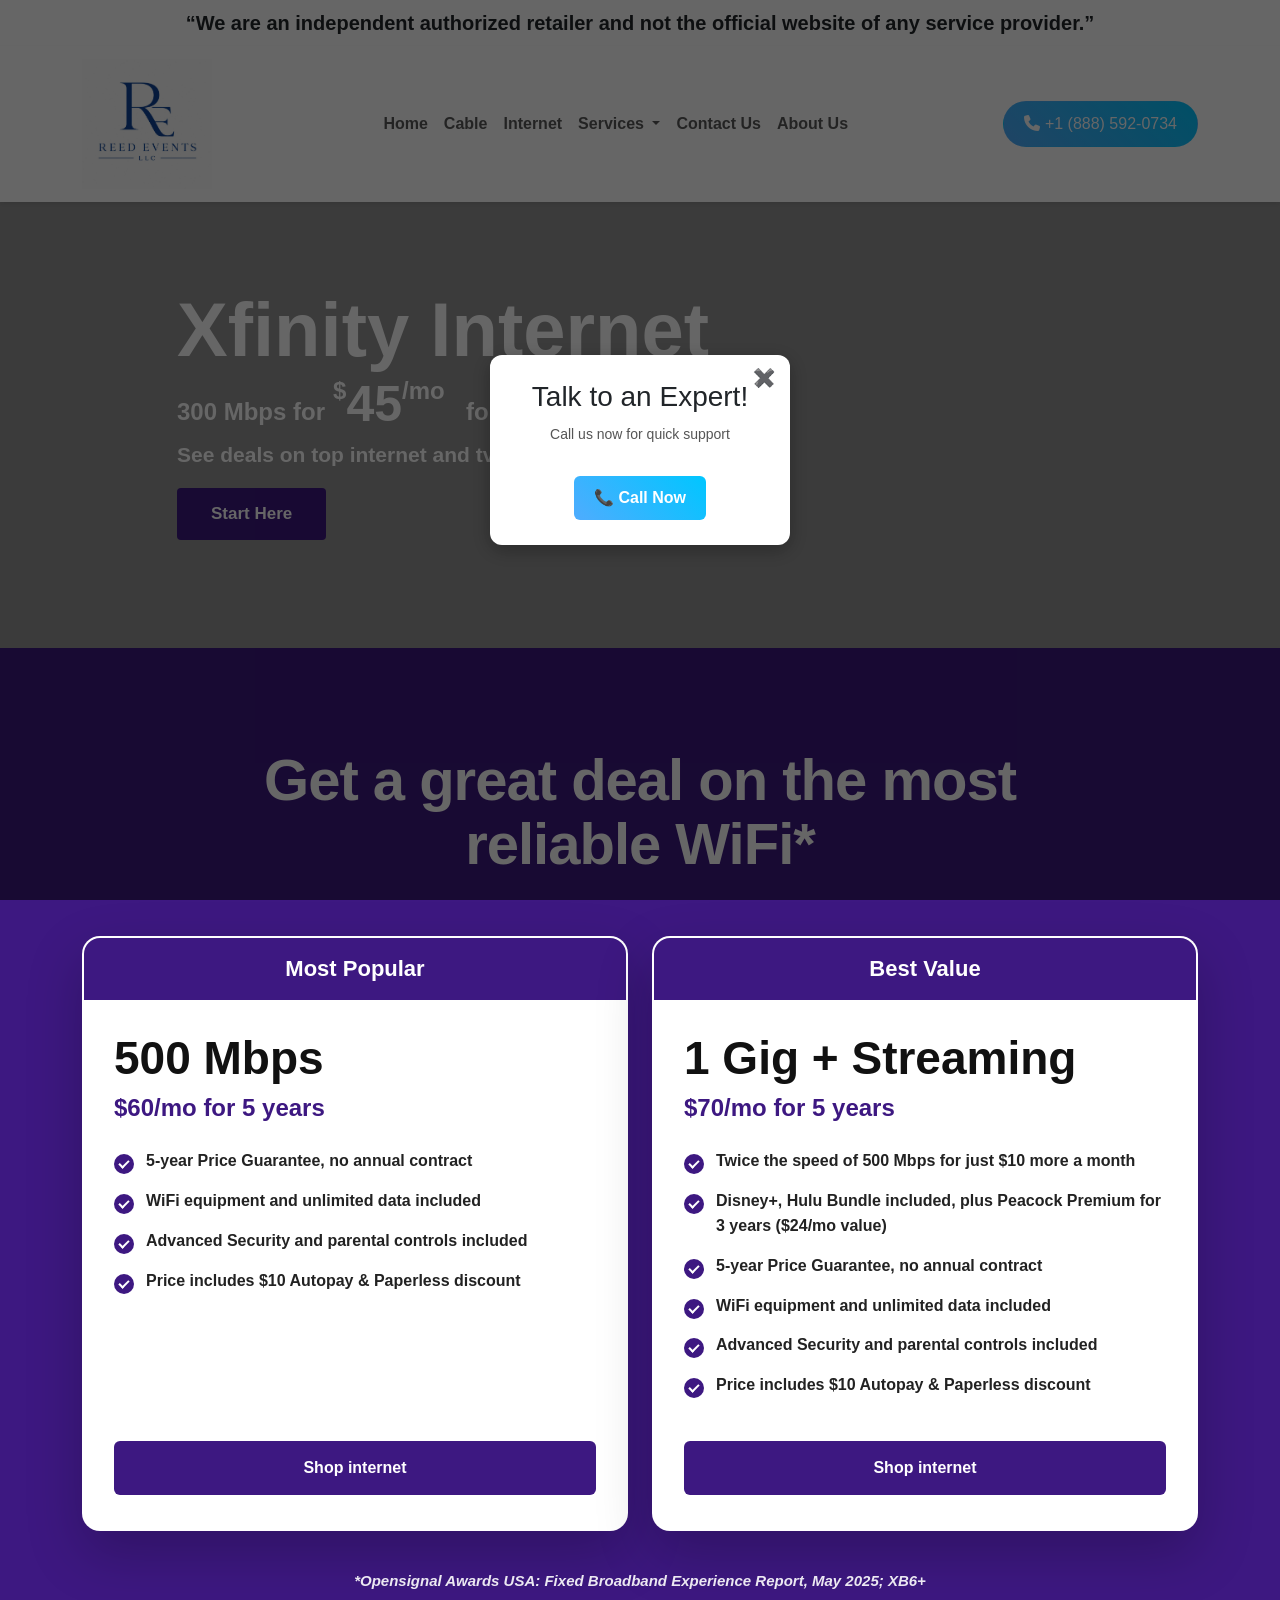
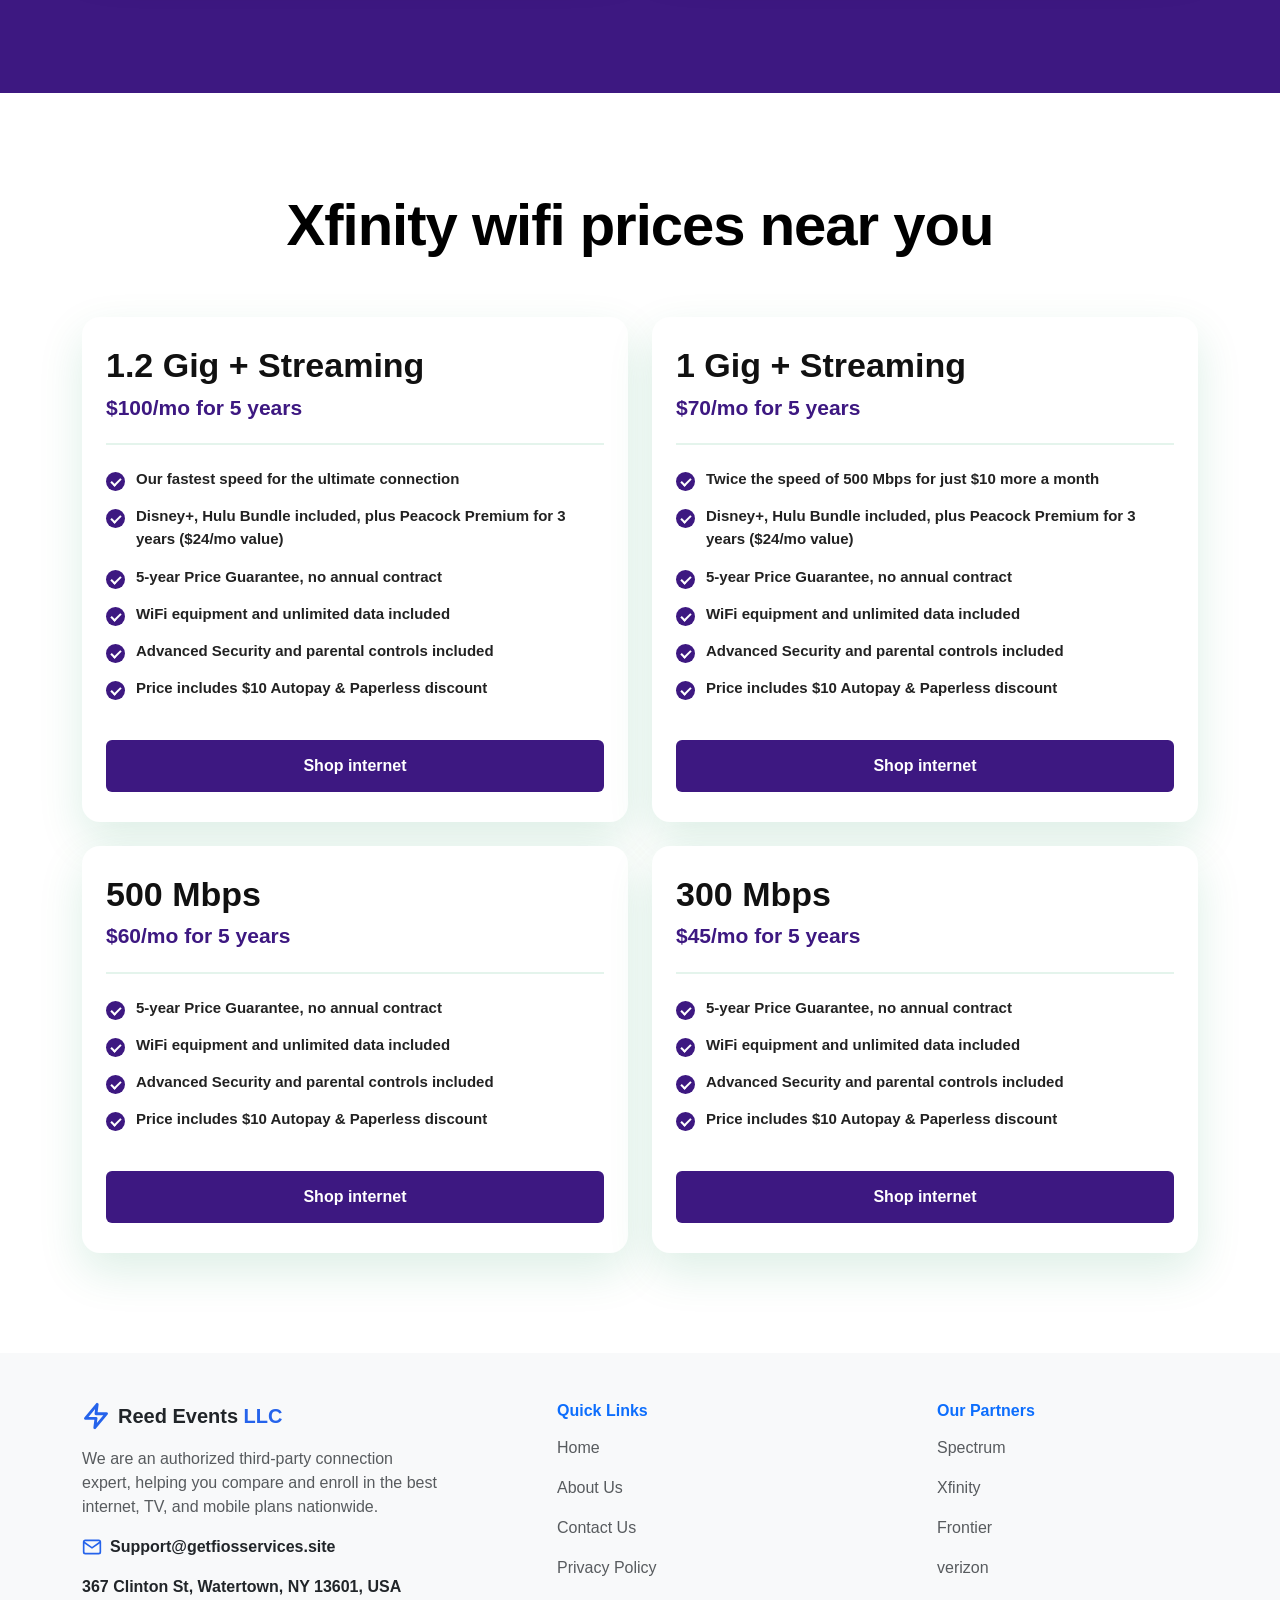
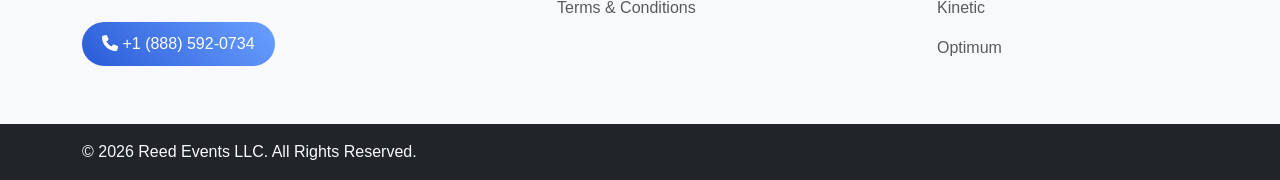
<file: xfinity.html>
<!DOCTYPE html>
<html lang="en">
<head>
    <meta charset="UTF-8">
    <meta name="viewport" content="width=device-width, initial-scale=1.0">
    <title>Reed Events LLC</title>
<!-- Google tag (gtag.js) -->
<script async src="https://www.googletagmanager.com/gtag/js?id=AW-18116860442"></script>
<!-- Google tag (gtag.js) --> <script async src="https://www.googletagmanager.com/gtag/js?id=AW-18116860442"></script> <script> window.dataLayer = window.dataLayer || []; function gtag(){dataLayer.push(arguments);} gtag('js', new Date()); gtag('config', 'AW-18116860442'); </script>

<script async custom-element="amp-analytics" src="https://cdn.ampproject.org/v0/amp-analytics-0.1.js"></script>
<script>
  window.dataLayer = window.dataLayer || [];
  function gtag(){dataLayer.push(arguments);}
  gtag('js', new Date());

  gtag('config', 'AW-18116860442');
</script>
<!-- Google Tag Manager -->
<script>(function(w,d,s,l,i){w[l]=w[l]||[];w[l].push({'gtm.start':
new Date().getTime(),event:'gtm.js'});var f=d.getElementsByTagName(s)[0],
j=d.createElement(s),dl=l!='dataLayer'?'&l='+l:'';j.async=true;j.src=
'https://www.googletagmanager.com/gtm.js?id='+i+dl;f.parentNode.insertBefore(j,f);
})(window,document,'script','dataLayer','GTM-WRSTW495');</script>
<!-- End Google Tag Manager -->
<!-- Event snippet for Purchase conversion page
In your html page, add the snippet and call gtag_report_conversion when someone clicks on the chosen link or button. -->
<script>
function gtag_report_conversion(url) {
  var callback = function () {
    if (typeof(url) != 'undefined') {
      window.location = url;
    }
  };
  gtag('event', 'conversion', {
      'send_to': 'AW-18116860442/z_qMCP7fk6scEJq05b5D',
      'transaction_id': '',
      'event_callback': callback
      // 'new_customer': true /* calculate dynamically, populate with true/false */,
  });
  return false;
}
</script>
<!-- Google tag (gtag.js) -->
<script async src="https://www.googletagmanager.com/gtag/js?id=AW-18116860442"></script>

<script>
window.dataLayer = window.dataLayer || [];
function gtag(){dataLayer.push(arguments);}
gtag('js', new Date());

gtag('config', 'AW-18116860442');

function gtag_report_conversion(url) {
  var callback = function () {
    if (typeof(url) != 'undefined') {
      window.location = url;
    }
  };

  gtag('event', 'conversion', {
    'send_to': 'AW-18116860442/z_qMCP7fk6scEJq05b5D',
    'event_callback': callback
  });

  return false;
}
</script>

    <!-- Bootstrap -->
    <link href="https://cdn.jsdelivr.net/npm/bootstrap@5.3.0/dist/css/bootstrap.min.css" rel="stylesheet">

    <!-- Font Awesome -->
    <link rel="stylesheet" href="https://cdnjs.cloudflare.com/ajax/libs/font-awesome/6.5.0/css/all.min.css">
<script src="https://cdn.jsdelivr.net/npm/@popperjs/core@2.11.8/dist/umd/popper.min.js" integrity="sha384-I7E8VVD/ismYTF4hNIPjVp/Zjvgyol6VFvRkX/vR+Vc4jQkC+hVqc2pM8ODewa9r" crossorigin="anonymous"></script>
<script src="https://cdn.jsdelivr.net/npm/bootstrap@5.3.8/dist/js/bootstrap.min.js" integrity="sha384-G/EV+4j2dNv+tEPo3++6LCgdCROaejBqfUeNjuKAiuXbjrxilcCdDz6ZAVfHWe1Y" crossorigin="anonymous"></script>
    <!-- Custom CSS -->
    <link rel="stylesheet" href="css/style.css">
    <link rel="stylesheet" href="css/xfinify.css">
</head>
<body>

<!-- Navbar -->
<!-- Overlay -->
<div id="popupOverlay" style="
  position: fixed;
  top: 0;
  left: 0;
  width: 100%;
  height: 100%;
  background: rgba(0,0,0,0.6);
  display: none;
  justify-content: center;
  align-items: center;
  z-index: 9999;
">

  <!-- Popup Box -->
  <div style="
    background: white;
    padding: 25px;
    border-radius: 12px;
    text-align: center;
    width: 300px;
    box-shadow: 0 5px 20px rgba(0,0,0,0.3);
    position: relative;
    font-family: Arial, sans-serif;
  ">

    <!-- Close Button -->
    <span onclick="closePopup()" style="
      position: absolute;
      top: 10px;
      right: 15px;
      cursor: pointer;
      font-size: 18px;
      font-weight: bold;
    ">✖️</span>

    <h3 style="margin-bottom: 10px;">Talk to an Expert!</h3>
    <p style="font-size: 14px; color: #555;">Call us now for quick support</p>

    <!-- Call Button -->
    <a href="tel:+18885920734" style="
      display: inline-block;
      margin-top: 15px;
      padding: 10px 20px;
      background: linear-gradient(45deg, #4facfe, #00c6ff);
      color: white;
      text-decoration: none;
      border-radius: 6px;
      font-weight: bold;
    ">
      📞 Call Now
    </a>

  </div>
</div>

<div class="fw-bold fs-5 py-2 text-center">
  “We are an independent authorized retailer and not the official website of any service provider.”
</div>


<!-- Navbar -->
 
<nav class="navbar navbar-expand-lg navbar-light bg-white py-2 shadow-sm sticky-top">
    <div class="container align-items-center">
        <a class="navbar-brand fw-bold" href="/"><img src="hello.jpeg" alt="" width="130px"></a>

        <button class="navbar-toggler" data-bs-toggle="collapse" data-bs-target="#nav">
            <span class="navbar-toggler-icon"></span>
        </button>

        <div class="collapse navbar-collapse" id="nav">
            <ul class="navbar-nav mx-auto">
                <li class="nav-item"><a class="nav-link" href="/">Home</a></li>
                <li class="nav-item"><a class="nav-link" href="cable.html">Cable</a></li>
                <li class="nav-item"><a class="nav-link" href="internet.html">Internet</a></li>
                <li class="nav-item dropdown">
  <a
    class="nav-link dropdown-toggle"
    href="#"
    id="servicesDropdown"
    role="button"
    data-bs-toggle="dropdown"
    aria-expanded="false"
  >
    Services
  </a>

  <ul class="dropdown-menu" aria-labelledby="servicesDropdown">
    <li><a class="dropdown-item" href="verizon.html">Verizon</a></li>
    <li><a class="dropdown-item" href="frontier.html">Frontier</a></li>
    <li><a class="dropdown-item" href="spectrum.html">Spectrum</a></li>
    <li><a class="dropdown-item" href="kinetic.html">Kinetic</a></li>
    <li><a class="dropdown-item" href="xfinity.html">Xfinity</a></li>
    <li><a class="dropdown-item" href="optimum.html">Optimum</a></li>
  </ul>
</li>
                <li class="nav-item"><a class="nav-link" href="contact.html">Contact Us</a></li>
                <li class="nav-item"><a class="nav-link" href="about.html">About Us</a></li>
            </ul>

            <a href="tel:+18885920734"  class="btn call-btn">
                <i class="fa fa-phone"></i> +1 (888) 592-0734
            </a>
        </div>
    </div>
</nav>

<section style="background-image: url(https://xfinityspecial.com/wp-content/uploads/2026/03/BRD23_369402_Q2_LifestyleShoot_SuburbanHome_OTS_3702-scaled.jpg);">

<div
    class="hero-block-alt block-type-hero-alt has-overlay"
>
  <div class="block-inner" >
    <div class="container">

      <div class="row align-items-center g-4">

        

        <div class="col-12 col-lg-6 offset-lg-1">
          <div class="hero-content">

            <h1>Xfinity Internet</h1>

            <div class="hero-price-line">
              <h2>300 Mbps for</h2>

              <p>
                <span class="price">
                  <sup>$</sup><strong>45</strong><sup>/mo&nbsp;&nbsp;</sup>
                </span>
              </p>

              <h2>for 5 years</h2>
            </div>

            <p>
              See deals on top internet and tv plans near you
            </p>

            <p>
              <a class="btn hero-btn" href="tel:+18885920734">
                Start Here
              </a>
            </p>

          </div>
        </div>

      </div>

    </div>
  </div>
</div>
</section>



<section class="wifi-deals">
  <div class="container">

    <div class="row justify-content-center text-center">
      <div class="col-12 col-lg-10">

        <h2 class="wifi-deals__heading">
          Get a great deal on the most reliable WiFi*
        </h2>

      </div>
    </div>

    <div class="row g-4 justify-content-center wifi-deals__cards">

      <!-- Card 1 -->
      <div class="col-12 col-lg-6">
        <div class="wifi-card primary-color-purple">

          <h4 class="wifi-card__tag">Most Popular</h4>

          <div class="wifi-card__inner">

            <div class="wifi-card__primary">
              <h6><strong>500 Mbps</strong></h6>
              <p>$60/mo for 5 years</p>
            </div>

            <div class="wifi-card__description">
              <ul class="wifi-card__list">
                <li><strong>5-year Price Guarantee, no annual contract</strong></li>
                <li><strong>WiFi equipment and unlimited data included</strong></li>
                <li><strong>Advanced Security and parental controls included</strong></li>
                <li>Price includes $10 Autopay &amp; Paperless discount</li>
              </ul>
            </div>

            <div class="wifi-card__button">
              <a
                href="tel:+18885920734"
                data-updater-etph-click-event="marketing_sites.landing_plan.clicked"
                data-updater-etph-event-payload="category: 'plans', selected: '600mbps'"
              >
                Shop internet
              </a>
            </div>

          </div>

        </div>
      </div>

      <!-- Card 2 -->
      <div class="col-12 col-lg-6">
        <div class="wifi-card primary-color-purple">

          <h4 class="wifi-card__tag">Best Value</h4>

          <div class="wifi-card__inner">

            <div class="wifi-card__primary">
              <h6><strong>1 Gig + Streaming</strong></h6>
              <p>$70/mo for 5 years</p>
            </div>

            <div class="wifi-card__description">
              <ul class="wifi-card__list">
                <li>Twice the speed of 500 Mbps for just $10 more a month</li>
                <li><strong>Disney+, Hulu Bundle included, plus Peacock Premium for 3 years ($24/mo value)</strong></li>
                <li><strong>5-year Price Guarantee, no annual contract</strong></li>
                <li><strong>WiFi equipment and unlimited data included</strong></li>
                <li><strong>Advanced Security and parental controls included</strong></li>
                <li>Price includes $10 Autopay &amp; Paperless discount</li>
              </ul>
            </div>

            <div class="wifi-card__button">
              <a
                href="tel:+18885920734"
                data-updater-etph-click-event="marketing_sites.landing_plan.clicked"
                data-updater-etph-event-payload="category: 'plans', selected: '1100mbps'"
              >
                Shop internet
              </a>
            </div>

          </div>

        </div>
      </div>

    </div>

    <div class="row justify-content-center text-center">
      <div class="col-12 col-lg-10">

        <h6 class="wifi-deals__note">
          <em>*Opensignal Awards USA: Fixed Broadband Experience Report, May 2025; XB6+</em>
        </h6>

      </div>
    </div>

  </div>
</section>

<section class="xfinity-prices">
  <div class="container">

    <div class="row justify-content-center text-center">
      <div class="col-12 col-lg-10">

        <h1 class="xfinity-prices__heading">
          <strong>Xfinity wifi prices near you</strong>
        </h1>

      </div>
    </div>

    <div class="row g-4 xfinity-prices__cards">

      <!-- Card 1 -->
      <div class="col-12 col-md-6 col-lg-6">
        <div class="xfinity-card primary-color-green">

          <div class="xfinity-card__inner">

            <div class="xfinity-card__primary">
              <h6><strong>1.2 Gig + Streaming</strong></h6>
              <p>$100/mo for 5 years</p>
            </div>

            <div class="xfinity-card__description">
              <ul class="xfinity-card__list">
                <li>Our fastest speed for the ultimate connection</li>
                <li><strong>Disney+, Hulu Bundle included, plus Peacock Premium for 3 years ($24/mo value)</strong></li>
                <li><strong>5-year Price Guarantee, no annual contract</strong></li>
                <li><strong>WiFi equipment and unlimited data included</strong></li>
                <li><strong>Advanced Security and parental controls included</strong></li>
                <li>Price includes $10 Autopay &amp; Paperless discount</li>
              </ul>
            </div>

            <div class="xfinity-card__button">
              <a
                href="tel:+18885920734"
                data-updater-etph-click-event="marketing_sites.landing_plan.clicked"
                data-updater-etph-event-payload="category: 'plans', selected: '2100mbps'"
              >
                Shop internet
              </a>
            </div>

          </div>

        </div>
      </div>

      <!-- Card 2 -->
      <div class="col-12 col-md-6 col-lg-6">
        <div class="xfinity-card primary-color-green">

          <div class="xfinity-card__inner">

            <div class="xfinity-card__primary">
              <h6><strong>1 Gig + Streaming</strong></h6>
              <p>$70/mo for 5 years</p>
            </div>

            <div class="xfinity-card__description">
              <ul class="xfinity-card__list">
                <li>Twice the speed of 500 Mbps for just $10 more a month</li>
                <li><strong>Disney+, Hulu Bundle included, plus Peacock Premium for 3 years ($24/mo value)</strong></li>
                <li><strong>5-year Price Guarantee, no annual contract</strong></li>
                <li><strong>WiFi equipment and unlimited data included</strong></li>
                <li><strong>Advanced Security and parental controls included</strong></li>
                <li>Price includes $10 Autopay &amp; Paperless discount</li>
              </ul>
            </div>

            <div class="xfinity-card__button">
              <a
                href="tel:+18885920734"
                data-updater-etph-click-event="marketing_sites.landing_plan.clicked"
                data-updater-etph-event-payload="category: 'plans', selected: '1100mbps'"
              >
                Shop internet
              </a>
            </div>

          </div>

        </div>
      </div>

      <!-- Card 3 -->
      <div class="col-12 col-md-6 col-lg-6">
        <div class="xfinity-card primary-color-green">

          <div class="xfinity-card__inner">

            <div class="xfinity-card__primary">
              <h6><strong>500 Mbps</strong></h6>
              <p>$60/mo for 5 years</p>
            </div>

            <div class="xfinity-card__description">
              <ul class="xfinity-card__list">
                <li><strong>5-year Price Guarantee, no annual contract</strong></li>
                <li><strong>WiFi equipment and unlimited data included</strong></li>
                <li><strong>Advanced Security and parental controls included</strong></li>
                <li>Price includes $10 Autopay &amp; Paperless discount</li>
              </ul>
            </div>

            <div class="xfinity-card__button">
              <a
                href="tel:+18885920734"
                data-updater-etph-click-event="marketing_sites.landing_plan.clicked"
                data-updater-etph-event-payload="category: 'plans', selected: '600mbps'"
              >
                Shop internet
              </a>
            </div>

          </div>

        </div>
      </div>

      <!-- Card 4 -->
      <div class="col-12 col-md-6 col-lg-6">
        <div class="xfinity-card primary-color-green">

          <div class="xfinity-card__inner">

            <div class="xfinity-card__primary">
              <h6><strong>300</strong> Mbps</h6>
              <p>$45/mo for 5 years</p>
            </div>

            <div class="xfinity-card__description">
              <ul class="xfinity-card__list">
                <li><strong>5-year Price Guarantee, no annual contract</strong></li>
                <li><strong>WiFi equipment and unlimited data included</strong></li>
                <li><strong>Advanced Security and parental controls included</strong></li>
                <li>Price includes $10 Autopay &amp; Paperless discount</li>
              </ul>
            </div>

            <div class="xfinity-card__button">
              <a
                href="tel:+18885920734"
                data-updater-etph-click-event="marketing_sites.landing_plan.clicked"
                data-updater-etph-event-payload="category: 'plans', selected: '400mbps'"
              >
                Shop internet
              </a>
            </div>

          </div>

        </div>
      </div>

    </div>

  </div>
</section>


<!-- Bootstrap JS -->
<footer class="saa-ft bg-light pt-5">
  <div class="container">
    <div class="row justify-content-between">

       <!-- Left Column: Brand & Contact -->
      <div class="col-md-4 mb-4 mb-md-0">
        <div class="d-flex align-items-center mb-3">
          <svg viewBox="0 0 24 24" fill="none" stroke="#2563eb" stroke-width="2.5" width="28" height="28" stroke-linecap="round" stroke-linejoin="round" class="me-2">
            <polygon points="13 2 3 14 12 14 11 22 21 10 12 10 13 2"></polygon>
          </svg>
          <span class="fs-5 fw-bold text-dark">Reed Events  <span class="fs-5 fw-bold">LLC</span></span>
        </div>
        <p class="text-muted">We are an authorized third-party connection expert, helping you compare and enroll in the best internet, TV, and mobile plans nationwide.</p>
        
        <!-- Email -->
        <div class="d-flex align-items-center mt-3 mb-2">
          <svg viewBox="0 0 24 24" fill="none" stroke="#2563eb" stroke-width="2" width="20" height="20" class="me-2">
            <path d="M4 4h16c1.1 0 2 .9 2 2v12c0 1.1-.9 2-2 2H4c-1.1 0-2-.9-2-2V6c0-1.1.9-2 2-2z"></path>
            <polyline points="22,6 12,13 2,6"></polyline>
          </svg>
          <a href="mailto:Support@getfiosservices.site" class="text-dark fw-semibold text-decoration-none">Support@getfiosservices.site</a>
        </div>

        <div class="d-flex align-items-center mt-3 mb-2">
          <a  class="text-dark fw-semibold text-decoration-none">367 Clinton St, Watertown, NY 13601, USA</a>
        </div>

        <!-- Phone CTA -->
        <a href="tel:+18885920734" class="saa-srv-cta">
            <i class="fa fa-phone"></i> +1 (888) 592-0734
          </a>
      </div>

      <!-- Middle Column: Quick Links -->
      <div class="col-md-3 mb-4 mb-md-0">
        <h6 class="fw-bold mb-3 text-primary">Quick Links</h6>
        <ul class="list-unstyled text-muted">
          <li class="mb-3"><a href="/" class="text-decoration-none text-muted">Home</a></li>
          <li class="mb-3"><a href="about.html" class="text-decoration-none text-muted">About Us</a></li>
          <li class="mb-3"><a href="contact.html" class="text-decoration-none text-muted">Contact Us</a></li>
          <li class="mb-3"><a href="privacy.html" class="text-decoration-none text-muted">Privacy Policy</a></li>
          <li><a href="terms.html" class="text-decoration-none text-muted">Terms &amp; Conditions</a></li>
        </ul>
      </div>

      <!-- Right Column: Our Partners -->
      <div class="col-md-3">
        <h6 class="fw-bold mb-3 text-primary">Our Partners</h6>
        <ul class="list-unstyled text-muted">
          <li class="mb-3"><a href="spectrum.html" class="text-decoration-none text-muted">Spectrum</a></li>
          <li class="mb-3"><a href="xfinity.html" class="text-decoration-none text-muted">Xfinity</a></li>
          <li class="mb-3"><a href="frontier.html" class="text-decoration-none text-muted">Frontier</a></li>
          <li class="mb-3"><a href="verizon.html" class="text-decoration-none text-muted">verizon</a></li>
          <li class="mb-3"><a href="kinetic.html" class="text-decoration-none text-muted">Kinetic</a></li>
          <li class="mb-3"><a href="optimum.html" class="text-decoration-none text-muted">Optimum</a></li>
        </ul>
      </div>

    </div>
  </div>

  <!-- Bottom Dark Bar -->
  <div class="bg-dark text-light py-3 mt-5">
    <div class="container d-flex flex-column flex-md-row justify-content-between align-items-center">
      <div>© 2026 Reed Events LLC. All Rights Reserved.</div>
      
    </div>
  </div>
</footer>
<script src="script.js"></script>
</body>
</html>
</file>
<file: css/style.css>
body {
    font-family: 'Segoe UI', sans-serif;
}
.navbar {
    position: sticky;
    top: 0;
    z-index: 999;
    background: #fff;
}

/* optional smooth shadow on scroll */
.navbar.scrolled {
    box-shadow: 0 4px 15px rgba(0,0,0,0.08);
}
/* Navbar */
.navbar-brand span {
    font-size: 12px;
    display: block;
    color: #777;
}
.nav-link{
    font-weight: 600;
}

.call-btn {
    background: linear-gradient(45deg, #4facfe, #00c6ff);
    color: #fff;
    border-radius: 50px;
    padding: 10px 20px;
}

/* Hero Section */
.hero-section {
    background: linear-gradient(160deg, #e8f2ff 0%, #dbe8ff 30%, #eef4ff 60%, #f0f6ff 100%);
    padding: 80px 0;
}

.badge-custom {
    display: inline-block;
    background: white;
    color: #2a5bd7;
    padding: 6px 15px;
    border-radius: 20px;
    font-size: 13px;
    margin-bottom: 20px;
}

.hero-section h1 {
    font-size: 48px;
    font-weight: 700;
    color: #1d2b4f;
}

.hero-section h1 span {
    color: #2a5bd7;
}

.hero-section h1 .light {
    color: #6aa0ff;
}

.hero-section p {
    color: #6c757d;
    margin: 20px 0;
}

.main-btn {
    background: linear-gradient(45deg, #2a5bd7, #6aa0ff);
    color: #fff;
    padding: 12px 25px;
    border-radius: 50px;
}

/* Features */
.features span {
    display: inline-block;
    margin-right: 15px;
    color: #6c757d;
    border-radius: 15px;
    padding: 4px 10px;
    background-color: white;
    font-size: 14px;
}

.features i {
    margin-right: 5px;
    color: #2a5bd7;
}

/* Image Box */
.image-box {
    position: relative;
}

.speed-box {
    position: absolute;
    bottom: -30px;
    left: -20px;
    background: #fff;
    padding: 10px 15px;
    border-radius: 12px;
    display: flex;
    align-items: center;
    gap: 10px;
    box-shadow: 0 5px 15px rgba(0,0,0,0.1);
}

.speed-box i {
    color: #2a5bd7;
    font-size: 20px;
}
.speed-box-2 {
    position: absolute;
    top: 20px;
    left: -20px;
    background: #fff;
    padding: 10px 15px;
    border-radius: 12px;
    display: flex;
    align-items: center;
    gap: 10px;
    box-shadow: 0 5px 15px rgba(0,0,0,0.1);
}

.speed-box-2 i {
    color: #2a5bd7;
    font-size: 20px;
}


/* TEXT */
.saa-ptr-badge {
    display: inline-block;
    background: #e6f0ff;
    color: #2a5bd7;
    padding: 6px 15px;
    border-radius: 20px;
    font-size: 13px;
    margin-bottom: 15px;
}

.saa-ptr-title {
    font-size: 32px;
    font-weight: 700;
    color: #1d2b4f;
}

.saa-ptr-title span {
    color: #2a5bd7;
}

.saa-ptr-desc {
    color: #6c757d;
    margin-top: 10px;
}

/* LOGO ITEMS */
.saa-ptr-item {
    flex: 0 0 auto;
    padding: 15px 25px;
}

.saa-ptr-item img {
    max-height: 50px;
    object-fit: cover;
    filter: grayscale(100%);
    opacity: 0.7;
    transition: 0.3s;
}

.saa-ptr-item img:hover {
    filter: grayscale(0);
    opacity: 1;
}

/* TRACK */
.saa-ptr-track {
    display: flex;
    width: max-content;
    animation: scrollLeft 25s linear infinite;
    margin-bottom: 20px;
}

.saa-ptr-track.reverse {
    animation: scrollRight 25s linear infinite;
}

/* ANIMATION */
@keyframes scrollLeft {
    from { transform: translateX(0); }
    to { transform: translateX(-50%); }
}

@keyframes scrollRight {
    from { transform: translateX(-50%); }
    to { transform: translateX(0); }
}

/* FADE EFFECT */
.saa-ptr-fade-l,
.saa-ptr-fade-r {
    position: absolute;
    top: 0;
    width: 80px;
    height: 100%;
    z-index: 2;
}

.saa-ptr-fade-l {
    left: 0;
    background: linear-gradient(to right, #f7f9fc, transparent);
}

.saa-ptr-fade-r {
    right: 0;
    background: linear-gradient(to left, #f7f9fc, transparent);
}


.saa-comp-row {
    background: #fff;
    padding: 20px;
    border-radius: 12px;
    margin-bottom: 15px;
    border: 1px solid #eee;
}

.saa-cr-logo {
    height: 40px;
}

.saa-cr-feat {
    display: block;
    font-size: 14px;
    margin-bottom: 5px;
}

.saa-cr-feat i {
    color: #2a5bd7;
    margin-right: 5px;
}

.saa-cr-price-val {
    font-size: 22px;
    font-weight: 700;
}

.saa-cr-btn {
    background: linear-gradient(45deg,#2a5bd7,#6aa0ff);
    color: #fff;
    text-decoration: none;
    padding: 10px 20px;
    border-radius: 50px;
}

.saa-cr-speed {
    background: #e6f0ff;

    padding: 3px 10px;
    border-radius: 10px;
    font-size: 12px;
    font-weight: 600;
}
.saa-cr-note{
    font-size: 11px;
    color: gray;
    margin-top: 10px;
}

.saa-cr-promo {
    font-size: 12px;
    color: #888;
}
.saa-compare-sec {
    background: #f7f9fc;
}

/* HEADER */
.saa-comp-badge {
    
    color: #2a5bd7;
    padding: 6px 15px;
    border-radius: 20px;
    font-size: 13px;
}

.saa-comp-title {
    font-size: 34px;
    font-weight: 700;
    color: #1d2b4f;
}

.saa-comp-title span {
    color: #2a5bd7;
}

.saa-comp-desc {
    color: #6c757d;
    max-width: 600px;
    margin: auto;
}

/* ROW */
.saa-comp-row {
    background: #fff;
    padding: 20px;
    border-radius: 12px;
    margin-bottom: 15px;
    transition: 0.3s;
    border: 1px solid #eee;
}


/* LOGO */
.saa-cr-logo {
    height: 35px;
    object-fit: cover;
}
.saa-cr-name{
    font-size: 12px;
}

/* FEATURES */
.saa-cr-feat {
    display: block;
    font-size: 14px;
    color: #555;
    margin-bottom: 5px;
}

.saa-cr-feat i {
    color: #2a5bd7;
    margin-right: 5px;
}

/* PRICE */
.saa-cr-price {
    font-size: 24px;
    font-weight: 700;
    color: #1d2b4f;
}

/* BUTTON */
.saa-cr-btn {
    background: linear-gradient(45deg, #2a5bd7, #6aa0ff);
    color: #fff;
    border-radius: 50px;
    padding: 10px 20px;
}
/* .saa-cr-badges{
    display: flex;
    flex-direction: column;
} */
 .saa-why {
    background: linear-gradient(160deg,#eef4ff 0%,#e0ebff 40%,#f0f5ff 100%);
}

/* LEFT */
.saa-why-badge {
    display: inline-block;
    background: white;
    color: #2a5bd7;
    padding: 6px 15px;
    border-radius: 20px;
    font-size: 13px;
    margin-bottom: 15px;
}

.saa-why-h {
    font-size: 34px;
    font-weight: 700;
    color: #1d2b4f;
}

.saa-why-h span {
    color: #2a5bd7;
}

.saa-why-desc {
    color: #6c757d;
    margin: 15px 0;
}

.saa-why-cta {
    display: inline-block;
    background: linear-gradient(45deg,#2a5bd7,#6aa0ff);
    color: #fff;
    padding: 12px 25px;
    border-radius: 50px;
    text-decoration: none;
}

/* CARDS */
.saa-why-card {
    display: flex;
    gap: 15px;
    background: #fff;
    padding: 20px;
    border-radius: 12px;
    border: 1px solid #eee;
    transition: 0.3s;
    height: 100%;
}

.saa-why-card:hover {
    transform: translateY(-5px);
    box-shadow: 0 10px 25px rgba(0,0,0,0.08);
}

/* ICON */
.saa-why-ic {
    width: 50px;
    height: 50px;
    color: #2a5bd7;
    display: flex;
    align-items: center;
    justify-content: center;
    border-radius: 10px;
    font-size: 18px;
}

/* TEXT */
.saa-why-ct {
    font-size: 18px;
    font-weight: 600;
    color: #1d2b4f;
}

.saa-why-cd {
    font-size: 14px;
    color: #6c757d;
}

.saa-services {
    background: #f7f9fc;
}

/* HEADER */
.saa-srv-badge {
    display: inline-block;
    background: #e6f0ff;
    color: #2a5bd7;
    padding: 6px 15px;
    border-radius: 20px;
    font-size: 13px;
}

.saa-srv-title {
    font-size: 34px;
    font-weight: 700;
    color: #1d2b4f;
}

.saa-srv-title span {
    color: #2a5bd7;
}

.saa-srv-sub {
    color: #6c757d;
}

/* CARD */
.saa-srv-card {

    background: linear-gradient(160deg,#eef4ff 0%,#e0ebff 40%,#f0f5ff 100%);
    border-radius: 15px;
    overflow: hidden;
    border: 1px solid #eee;
    transition: 0.3s;
}

.saa-srv-card:hover {
    transform: translateY(-5px);
    box-shadow: 0 10px 25px rgba(0,0,0,0.08);
}

/* IMAGE */
.saa-srv-img-wrap {
    position: relative;
}

.saa-srv-img {
    width: 100%;
    height: 260px;
    object-fit: cover;
}

.saa-srv-img-overlay {
    position: absolute;
    inset: 0;
    background: rgba(0,0,0,0.3);
}

/* TAG */
.saa-srv-img-tag {
    position: absolute;
    bottom: 15px;
    left: 15px;
    background: #fff;
    padding: 10px 15px;
    border-radius: 10px;
    display: flex;
    gap: 10px;
    align-items: center;
}

.saa-srv-img-tag-ic {
    background: #e6f0ff;
    color: #2a5bd7;
    padding: 8px;
    border-radius: 8px;
}

/* BODY */
.saa-srv-body {
    padding: 20px;
}

.saa-srv-card-h {
    font-size: 22px;
    font-weight: 700;
}

.saa-srv-card-h span {
    color: #2a5bd7;
}

.saa-srv-card-p {
    color: #6c757d;
    margin: 10px 0;
}

/* FEATURES */
.saa-srv-feat {
    display: inline-block;
    margin-right: 10px;
    background-color: white;
    border-radius: 15px;
    padding: 2px 10px;
    font-size: 14px;
}

.saa-srv-feat i {
    color: #2a5bd7;
    margin-right: 5px;
}

/* BUTTON */
.saa-srv-cta {
    display: inline-block;
    margin-top: 15px;
    background: linear-gradient(45deg,#2a5bd7,#6aa0ff);
    color: #fff;
    padding: 10px 20px;
    border-radius: 50px;
    text-decoration: none;
}
.saa-fq-contact{
    background: linear-gradient(160deg,#eef4ff 0%,#e0ebff 40%,#f0f5ff 100%);
    padding: 10px ;
    border-radius: 15px;
}
.saa-fq-question {
    width: 100%;
    background: #fff;
    border: none;
    padding: 15px;
    text-align: left;
    display: flex;
    align-items: center;
    justify-content: space-between;
    font-weight: 600;
    cursor: pointer;
    border-radius: 10px;
}

.saa-fq-item {
    margin-bottom: 10px;
    border: 1px solid #eee;
    border-radius: 10px;
    overflow: hidden;
}

/* ANSWER */
.saa-fq-answer {
    max-height: 0;
    overflow: hidden;
    padding: 0 15px;
    background: #f8faff;
    transition: all 0.4s ease;
}

/* ACTIVE */
.saa-fq-item.active .saa-fq-answer {
    max-height: 200px;
    padding: 15px;
}

/* ICON ROTATE */
.saa-fq-question i {
    transition: 0.3s;
}

.saa-fq-item.active .saa-fq-question i {
    transform: rotate(180deg);
}

.saa-fq-cta {
    background: linear-gradient(135deg,#2a5bd7,#6aa0ff);
    color: #fff;
}

/* INNER BOX */
.saa-fq-cta-inner {
    max-width: 700px;
    margin: auto;
}

/* ICON */
.saa-fq-cta-icon {
    font-size: 40px;
    margin-bottom: 15px;
}

/* HEADING */
.saa-fq-cta-h {
    font-size: 36px;
    font-weight: 700;
}

.saa-fq-cta-h span {
    color: #ffd54f;
}

/* TEXT */
.saa-fq-cta-sub {
    opacity: 0.9;
}

/* BUTTON */
.saa-fq-cta-btn {
    display: inline-block;
    margin-top: 20px;
    background: #fff;
    color: #2a5bd7;
    padding: 12px 25px;
    border-radius: 50px;
    text-decoration: none;
    font-weight: 600;
    transition: 0.3s;
}

.saa-fq-cta-btn:hover {
    background: #ffd54f;
    color: #000;
}

/* TRUST */
.saa-fq-ti {
    background: rgba(255,255,255,0.15);
    padding: 8px 15px;
    border-radius: 20px;
    font-size: 14px;
}

/* STARS */
.saa-fq-stars i {
    color: #ffd54f;
    margin-right: 2px;
}

/* Background overlay */
.saa-disc-bg {
  top: 0;
  left: 0;
  background: rgba(245, 245, 245, 0.5);
  z-index: 0;
}

/* Section padding */
.saa-disc {
  position: relative;
  background-color: #f9f9f9;
}

/* Header styles */
.saa-disc-title {
  font-size: 2rem;
}

.saa-disc-tag svg {
  stroke: #007bff;
}

/* Card styles */
.saa-disc-card {
  background-color: #fff;
  transition: transform 0.3s, box-shadow 0.3s;
}

.saa-disc-card:hover {
  transform: translateY(-5px);
  box-shadow: 0 10px 20px rgba(0,0,0,0.08);
}

.saa-disc-icon svg {
  display: block;
}

/* Footer styles */
.saa-disc-footer svg {
  stroke: #28a745;
}
/* Footer General */
.saa-ft {
  font-family: 'Arial', sans-serif;
}

/* Brand */
.saa-ft svg {
  stroke: #2563eb;
}
.saa-ft span {
  color: #2563eb;
}

/* Buttons */
.saa-ft .btn-primary {
  background-color: #2563eb;
  border: none;
  border-radius: 6px;
  padding: 0.5rem 1rem;
  font-weight: 600;
  transition: all 0.3s ease;
}
.saa-ft .btn-primary:hover {
  background: linear-gradient(90deg, #2563eb, #1d4ed8);
  transform: translateY(-2px);
}

/* Links Hover */
.saa-ft a:hover {
  color: #1d4ed8;
  text-decoration: underline;
}

/* Bottom Dark Bar */
.saa-ft .bg-dark a:hover {
  text-decoration: underline;
}

.satx-policy-hero {
  width: 100%;
  padding: 100px 0 60px;
  background: linear-gradient(135deg, #050b14 0%, #08111f 45%, #111827 100%);
  overflow: hidden;
}

.satx-policy-hero .satx-container {
  max-width: 1180px;
}

.satx-policy-hero .satx-hero-content {
  position: relative;
  padding: 50px 30px;
  border-radius: 32px;
  background: rgba(255, 255, 255, 0.08);
  border: 1px solid rgba(255, 255, 255, 0.14);
  box-shadow: 0 22px 55px rgba(0, 0, 0, 0.35);
  backdrop-filter: blur(15px);
  overflow: hidden;
}

.satx-policy-hero .satx-hero-content::before {
  content: "";
  position: absolute;
  top: -120px;
  right: -120px;
  width: 260px;
  height: 260px;
  border-radius: 50%;
  background: rgba(56, 189, 248, 0.18);
  filter: blur(16px);
}

.satx-policy-hero .satx-hero-content::after {
  content: "";
  position: absolute;
  bottom: -120px;
  left: -120px;
  width: 240px;
  height: 240px;
  border-radius: 50%;
  background: rgba(34, 197, 94, 0.12);
  filter: blur(16px);
}

.satx-policy-hero .satx-badge {
  width: fit-content;
  display: flex;
  align-items: center;
  gap: 8px;
  padding: 10px 18px;
  border-radius: 50px;
  background: rgba(56, 189, 248, 0.12);
  color: #38bdf8;
  font-size: 15px;
  font-weight: 800;
  border: 1px solid rgba(56, 189, 248, 0.35);
  margin-bottom: 22px;
  position: relative;
  z-index: 2;
}

.satx-policy-hero .satx-badge svg {
  width: 20px;
  height: 20px;
}

.satx-policy-hero h1 {
  font-size: clamp(42px, 7vw, 76px);
  line-height: 1.05;
  font-weight: 600;
  color: #ffffff;
  margin-bottom: 20px;
  letter-spacing: -1.5px;
  position: relative;
  z-index: 2;
}

.satx-policy-hero h1 span {
  color: #38bdf8;
}

.satx-policy-hero p {
  max-width: 760px;
  margin: 0 auto 28px auto;
  font-size: 17px;
  line-height: 1.8;
  color: #cbd5e1;
  font-weight: 600;
  position: relative;
  z-index: 2;
}

.satx-policy-hero .satx-updated-tag {
  width: fit-content;
  display: flex;
  align-items: center;
  gap: 8px;
  padding: 10px 16px;
  border-radius: 50px;
  background: rgba(34, 197, 94, 0.14);
  color: #86efac;
  font-size: 14px;
  font-weight: 600;
  border: 1px solid rgba(134, 239, 172, 0.35);
  position: relative;
  z-index: 2;
}

.satx-policy-hero .satx-updated-tag svg {
  width: 18px;
  height: 18px;
}

.satx-anim-up {
  animation-name: satxPolicyHeroFadeUp;
  animation-duration: 0.8s;
  animation-fill-mode: both;
  animation-timing-function: ease;
}

.satx-visible {
  opacity: 0;
}

@keyframes satxPolicyHeroFadeUp {
  from {
    opacity: 0;
    transform: translateY(35px);
  }

  to {
    opacity: 1;
    transform: translateY(0);
  }
}


.satx-privacy {
  width: 100%;
  padding: 20px 0 80px;
  background: linear-gradient(135deg, #050b14 0%, #08111f 45%, #111827 100%);
  overflow: hidden;
}


.satx-glass-card {
  position: relative;
  width: 100%;
  padding: 36px 32px;
  border-radius: 28px;
  background: rgba(255, 255, 255, 0.08);
  border: 1px solid rgba(255, 255, 255, 0.14);
  box-shadow: 0 22px 55px rgba(0, 0, 0, 0.35);
  backdrop-filter: blur(15px);
  overflow: hidden;
}

.satx-glass-card::before {
  content: "";
  position: absolute;
  top: -90px;
  right: -90px;
  width: 190px;
  height: 190px;
  border-radius: 50%;
  background: rgba(56, 189, 248, 0.16);
  filter: blur(14px);
}

.satx-sec-h {
  display: flex;
  align-items: center;
  gap: 12px;
  font-size: clamp(24px, 3vw, 34px);
  line-height: 1.25;
  font-weight: 600;
  color: #ffffff;
  margin-bottom: 18px;
  position: relative;
  z-index: 2;
}

.satx-sub-sec {
  margin-top: 34px;
}

.satx-sec-ic {
  min-width: 48px;
  width: 48px;
  height: 48px;
  border-radius: 16px;
  background: linear-gradient(135deg, #38bdf8, #2563eb);
  color: #ffffff;
  display: inline-flex;
  align-items: center;
  justify-content: center;
  box-shadow: 0 14px 28px rgba(37, 99, 235, 0.35);
}

.satx-sec-ic svg {
  width: 24px;
  height: 24px;
}

.satx-p {
  font-size: 16px;
  line-height: 1.8;
  color: #cbd5e1;
  margin-bottom: 18px;
  position: relative;
  z-index: 2;
}

.satx-strong {
  color: #ffffff;
  font-weight: 600;
}

.satx-list {
  display: grid;
  gap: 14px;
  position: relative;
  z-index: 2;
}

.satx-li {
  display: flex;
  align-items: flex-start;
  gap: 12px;
  color: #dbeafe;
  font-size: 15.5px;
  line-height: 1.7;
  font-weight: 600;
}

.satx-li-ic {
  min-width: 25px;
  width: 25px;
  height: 25px;
  border-radius: 50%;
  background: rgba(34, 197, 94, 0.18);
  color: #86efac;
  display: flex;
  align-items: center;
  justify-content: center;
  margin-top: 2px;
}

.satx-li-ic svg {
  width: 14px;
  height: 14px;
  stroke-width: 3;
}

.satx-contact-grid {
  margin-top: 24px;
  position: relative;
  z-index: 2;
}

.satx-c-card {
  height: 100%;
  padding: 24px;
  border-radius: 22px;
  background: rgba(255, 255, 255, 0.08);
  border: 1px solid rgba(255, 255, 255, 0.14);
  display: flex;
  align-items: flex-start;
  gap: 14px;
}

.satx-c-ic {
  min-width: 54px;
  width: 54px;
  height: 54px;
  border-radius: 18px;
  background: linear-gradient(135deg, #38bdf8, #2563eb);
  color: #ffffff;
  display: flex;
  align-items: center;
  justify-content: center;
}

.satx-c-ic svg {
  width: 26px;
  height: 26px;
}

.satx-c-label {
  font-size: 14px;
  font-weight: 800;
  color: #94a3b8;
  margin-bottom: 5px;
}

.satx-c-val {
  font-size: 15.5px;
  font-weight: 600;
  color: #ffffff;
  word-break: break-word;
}

.satx-c-val a {
  color: #ffffff;
  text-decoration: none;
}

.satx-c-val a:hover {
  color: #38bdf8;
}

.satx-anim-up {
  animation-name: satxFadeUp;
  animation-duration: 0.8s;
  animation-fill-mode: both;
  animation-timing-function: ease;
}

.satx-visible {
  opacity: 0;
}

@keyframes satxFadeUp {
  from {
    opacity: 0;
    transform: translateY(35px);
  }

  to {
    opacity: 1;
    transform: translateY(0);
  }
}

.satx-terms {
  width: 100%;
  padding: 20px 0 80px;
  background: linear-gradient(135deg, #050b14 0%, #08111f 45%, #111827 100%);
  overflow: hidden;
}


.satx-glass-card {
  position: relative;
  width: 100%;
  padding: 36px 32px;
  border-radius: 28px;
  background: rgba(255, 255, 255, 0.08);
  border: 1px solid rgba(255, 255, 255, 0.14);
  box-shadow: 0 22px 55px rgba(0, 0, 0, 0.35);
  backdrop-filter: blur(15px);
  overflow: hidden;
}

.satx-glass-card::before {
  content: "";
  position: absolute;
  top: -90px;
  right: -90px;
  width: 190px;
  height: 190px;
  border-radius: 50%;
  background: rgba(56, 189, 248, 0.16);
  filter: blur(14px);
}

.satx-sec-h {
  display: flex;
  align-items: center;
  gap: 12px;
  font-size: clamp(24px, 3vw, 34px);
  line-height: 1.25;
  font-weight: 600;
  color: #ffffff;
  margin-bottom: 18px;
  position: relative;
  z-index: 2;
}

.satx-sub-sec {
  margin-top: 34px;
}

.satx-sec-ic {
  min-width: 48px;
  width: 48px;
  height: 48px;
  border-radius: 16px;
  background: linear-gradient(135deg, #38bdf8, #2563eb);
  color: #ffffff;
  display: inline-flex;
  align-items: center;
  justify-content: center;
  box-shadow: 0 14px 28px rgba(37, 99, 235, 0.35);
}

.satx-sec-ic svg {
  width: 24px;
  height: 24px;
}

.satx-p {
  font-size: 16px;
  line-height: 1.8;
  color: #cbd5e1;
  margin-bottom: 18px;
  position: relative;
  z-index: 2;
}

.satx-strong {
  color: #ffffff;
  font-weight: 600;
}

.satx-list {
  display: grid;
  gap: 14px;
  position: relative;
  z-index: 2;
}

.satx-list-grid {
  position: relative;
  z-index: 2;
  margin-top: 10px;
}

.satx-li {
  display: flex;
  align-items: flex-start;
  gap: 12px;
  color: #dbeafe;
  font-size: 15.5px;
  line-height: 1.7;
  font-weight: 600;
}

.satx-li-ic {
  min-width: 25px;
  width: 25px;
  height: 25px;
  border-radius: 50%;
  background: rgba(34, 197, 94, 0.18);
  color: #86efac;
  display: inline-flex;
  align-items: center;
  justify-content: center;
  margin-top: 2px;
}

.satx-li-ic svg {
  width: 14px;
  height: 14px;
  stroke-width: 3;
}

.satx-highlight {
  position: relative;
  z-index: 2;
  margin-top: 24px;
  padding: 20px 22px;
  border-radius: 20px;
  background: rgba(56, 189, 248, 0.10);
  border: 1px solid rgba(56, 189, 248, 0.25);
  color: #dbeafe;
  font-size: 15.5px;
  line-height: 1.7;
}

.satx-highlight strong {
  color: #ffffff;
  font-weight: 600;
}

.satx-contact-grid {
  margin-top: 24px;
  position: relative;
  z-index: 2;
}

.satx-c-card {
  height: 100%;
  padding: 24px;
  border-radius: 22px;
  background: rgba(255, 255, 255, 0.08);
  border: 1px solid rgba(255, 255, 255, 0.14);
  display: flex;
  align-items: flex-start;
  gap: 14px;
}

.satx-c-ic {
  min-width: 54px;
  width: 54px;
  height: 54px;
  border-radius: 18px;
  background: linear-gradient(135deg, #38bdf8, #2563eb);
  color: #ffffff;
  display: flex;
  align-items: center;
  justify-content: center;
}

.satx-c-ic svg {
  width: 26px;
  height: 26px;
}

.satx-c-label {
  font-size: 14px;
  font-weight: 800;
  color: #94a3b8;
  margin-bottom: 5px;
}

.satx-c-val {
  font-size: 15.5px;
  font-weight: 600;
  color: #ffffff;
  word-break: break-word;
}

.satx-c-val a {
  color: #ffffff;
  text-decoration: none;
}

.satx-c-val a:hover {
  color: #38bdf8;
}

.satx-anim-up {
  animation-name: satxTermsFadeUp;
  animation-duration: 0.8s;
  animation-fill-mode: both;
  animation-timing-function: ease;
}

.satx-visible {
  opacity: 0;
}

@keyframes satxTermsFadeUp {
  from {
    opacity: 0;
    transform: translateY(35px);
  }

  to {
    opacity: 1;
    transform: translateY(0);
  }
}
@media (max-width: 768px) {
    .saa-comp-row {
        text-align: center;
    }
      .saa-disc-footer {
    flex-direction: column;
    text-align: center;
  }
 .saa-why-h {
        font-size: 26px;
    }
    .saa-cr-feat {
        display: inline-block;
        margin: 5px;
    }
}
</file>
<file: css/contact.css>
.saco-contact-white {
  width: 100%;
  padding: 34px 28px;
  border-radius: 28px;
  background: #ffffff;
  border: 1px solid #e3eaf3;
  box-shadow: 0 18px 45px rgba(15, 35, 70, 0.10);
  overflow: hidden;
  position: relative;
}

.saco-contact-white::before {
  content: "";
  position: absolute;
  top: -80px;
  right: -80px;
  width: 170px;
  height: 170px;
  border-radius: 50%;
  background: rgba(11, 99, 206, 0.10);
  filter: blur(10px);
}

.saco-contact-white .saco-hc-h {
  font-size: 28px;
  font-weight: 900;
  color: #102033;
  margin-bottom: 24px;
  position: relative;
  z-index: 2;
}

.saco-contact-white .saco-hc-item {
  display: flex;
  align-items: flex-start;
  gap: 14px;
  padding: 16px 0;
  border-bottom: 1px solid #e9eef5;
  position: relative;
  z-index: 2;
}

.saco-contact-white .saco-hc-item:last-of-type {
  margin-bottom: 22px;
}

.saco-contact-white .saco-hc-ic {
  min-width: 52px;
  width: 52px;
  height: 52px;
  border-radius: 16px;
  background: #eef6ff;
  color: #0b63ce;
  border: 1px solid #cfe3ff;
  display: flex;
  align-items: center;
  justify-content: center;
}

.saco-contact-white .saco-hc-ic svg {
  width: 24px;
  height: 24px;
}

.saco-contact-white .saco-hc-label {
  font-size: 14px;
  font-weight: 700;
  color: #667085;
  margin-bottom: 4px;
}

.saco-contact-white .saco-hc-val {
  font-size: 17px;
  font-weight: 900;
  color: #102033;
  word-break: break-word;
}

.saco-contact-white .saco-btn {
  width: 100%;
  min-height: 54px;
  display: inline-flex;
  align-items: center;
  justify-content: center;
  gap: 10px;
  text-decoration: none;
  border-radius: 50px;
  background: linear-gradient(135deg, #0b63ce, #14a3ff);
  color: #ffffff;
  font-size: 16px;
  font-weight: 900;
  box-shadow: 0 14px 30px rgba(11, 99, 206, 0.28);
  transition: all 0.3s ease;
  position: relative;
  z-index: 2;
}

.saco-contact-white .saco-btn:hover {
  color: #ffffff;
  transform: translateY(-3px);
  box-shadow: 0 18px 38px rgba(11, 99, 206, 0.36);
}

.saco-contact-white .saco-btn svg {
  width: 20px;
  height: 20px;
}

.saco-a {
  animation-name: sacoFadeUp;
  animation-duration: 0.8s;
  animation-fill-mode: both;
  animation-timing-function: ease;
}

.saco-v {
  opacity: 0;
}

@keyframes sacoFadeUp {
  from {
    opacity: 0;
    transform: translateY(30px);
  }

  to {
    opacity: 1;
    transform: translateY(0);
  }
}

.saco-hours-dark {
  width: 100%;
  padding: 90px 0;
  background: linear-gradient(135deg, #050b14 0%, #08111f 45%, #111827 100%);
  overflow: hidden;
}



.saco-hours-dark .saco-sh {
  margin-bottom: 55px;
}

.saco-hours-dark .saco-badge {
  width: fit-content;
  display: flex;
  align-items: center;
  gap: 8px;
  padding: 10px 18px;
  border-radius: 50px;
  background: rgba(56, 189, 248, 0.12);
  color: #38bdf8;
  font-size: 15px;
  font-weight: 800;
  border: 1px solid rgba(56, 189, 248, 0.35);
  margin-bottom: 18px;
}

.saco-hours-dark .saco-badge svg {
  width: 20px;
  height: 20px;
}

.saco-hours-dark .saco-sec-h {
  font-size: clamp(30px, 4vw, 46px);
  font-weight: 900;
  line-height: 1.2;
  color: #ffffff;
}

.saco-hours-dark .saco-sec-h span {
  color: #38bdf8;
}

.saco-hours-dark .saco-hr-grid {
  align-items: stretch;
}

.saco-hours-dark .saco-hr-card,
.saco-hours-dark .saco-hr-info {
  position: relative;
  height: 100%;
  padding: 36px 30px;
  border-radius: 30px;
  background: rgba(255, 255, 255, 0.08);
  border: 1px solid rgba(255, 255, 255, 0.14);
  box-shadow: 0 22px 55px rgba(0, 0, 0, 0.35);
  backdrop-filter: blur(15px);
  overflow: hidden;
  transition: all 0.35s ease;
}

.saco-hours-dark .saco-hr-card::before,
.saco-hours-dark .saco-hr-info::before {
  content: "";
  position: absolute;
  top: -90px;
  right: -90px;
  width: 190px;
  height: 190px;
  border-radius: 50%;
  background: rgba(56, 189, 248, 0.16);
  filter: blur(14px);
}

.saco-hours-dark .saco-hr-card:hover,
.saco-hours-dark .saco-hr-info:hover {
  transform: translateY(-8px);
  border-color: rgba(56, 189, 248, 0.65);
  box-shadow: 0 28px 65px rgba(56, 189, 248, 0.18);
}

.saco-hours-dark .saco-hr-ic {
  width: 68px;
  height: 68px;
  border-radius: 22px;
  margin-bottom: 22px;
  background: linear-gradient(135deg, #38bdf8, #2563eb);
  color: #ffffff;
  display: flex;
  align-items: center;
  justify-content: center;
  box-shadow: 0 14px 28px rgba(37, 99, 235, 0.35);
  position: relative;
  z-index: 2;
}

.saco-hours-dark .saco-hr-ic svg {
  width: 32px;
  height: 32px;
}

.saco-hours-dark .saco-hr-h {
  font-size: 24px;
  font-weight: 900;
  color: #ffffff;
  margin-bottom: 22px;
  position: relative;
  z-index: 2;
}

.saco-hours-dark .saco-hr-row {
  display: flex;
  align-items: center;
  justify-content: space-between;
  gap: 12px;
  padding: 13px 0;
  border-bottom: 1px solid rgba(255, 255, 255, 0.10);
  position: relative;
  z-index: 2;
}

.saco-hours-dark .saco-hr-row:last-child {
  border-bottom: none;
}

.saco-hours-dark .saco-hr-day {
  font-size: 15px;
  font-weight: 800;
  color: #ffffff;
}

.saco-hours-dark .saco-hr-time {
  font-size: 15px;
  font-weight: 700;
  color: #cbd5e1;
}

.saco-hours-dark .saco-hr-closed {
  color: #fca5a5;
}

.saco-hours-dark .saco-hr-info-h {
  display: flex;
  align-items: center;
  gap: 10px;
  font-size: 24px;
  font-weight: 900;
  color: #ffffff;
  margin-bottom: 20px;
  position: relative;
  z-index: 2;
}

.saco-hours-dark .saco-hr-info-h svg {
  width: 26px;
  height: 26px;
  color: #38bdf8;
}

.saco-hours-dark .saco-hr-info-p {
  font-size: 16px;
  line-height: 1.8;
  color: #cbd5e1;
  margin-bottom: 22px;
  position: relative;
  z-index: 2;
}

.saco-hours-dark .saco-hr-note {
  padding: 18px 18px;
  border-radius: 20px;
  background: rgba(56, 189, 248, 0.10);
  border: 1px solid rgba(56, 189, 248, 0.22);
  color: #dbeafe;
  font-size: 15px;
  line-height: 1.7;
  margin-bottom: 24px;
  position: relative;
  z-index: 2;
}

.saco-hours-dark .saco-hr-note strong {
  color: #ffffff;
}

.saco-hours-dark .saco-btn {
  width: 100%;
  min-height: 54px;
  display: inline-flex;
  align-items: center;
  justify-content: center;
  gap: 10px;
  text-decoration: none;
  border-radius: 50px;
  background: linear-gradient(135deg, #38bdf8, #2563eb);
  color: #ffffff;
  font-size: 16px;
  font-weight: 900;
  box-shadow: 0 18px 35px rgba(37, 99, 235, 0.40);
  transition: all 0.3s ease;
  position: relative;
  z-index: 2;
}

.saco-hours-dark .saco-btn:hover {
  color: #ffffff;
  transform: translateY(-4px);
  box-shadow: 0 24px 48px rgba(37, 99, 235, 0.55);
}

.saco-hours-dark .saco-btn svg {
  width: 20px;
  height: 20px;
}

.saco-hours-dark .saco-a {
  animation-name: sacoHoursFadeUp;
  animation-duration: 0.8s;
  animation-fill-mode: both;
  animation-timing-function: ease;
}

.saco-hours-dark .saco-v {
  opacity: 0;
}

@keyframes sacoHoursFadeUp {
  from {
    opacity: 0;
    transform: translateY(35px);
  }

  to {
    opacity: 1;
    transform: translateY(0);
  }
}
</file>
<file: css/cable.css>
* {
  margin: 0;
  padding: 0;
  box-sizing: border-box;
}



.satv-feats {
  width: 100%;
  padding: 90px 0;
  background: linear-gradient(135deg, #06111f 0%, #0b1f35 45%, #111827 100%);
  overflow: hidden;
}



.satv-sh {
  margin-bottom: 50px;
}

.satv-badge {
  width: fit-content;
  display: flex;
  align-items: center;
  gap: 8px;
  padding: 10px 18px;
  border-radius: 50px;
  background: rgba(0, 191, 255, 0.12);
  color: #38bdf8;
  font-size: 15px;
  font-weight: 700;
  border: 1px solid rgba(56, 189, 248, 0.35);
  margin-bottom: 18px;
}

.satv-badge svg {
  width: 20px;
  height: 20px;
}

.satv-sec-h {
  font-size: 46px;
  font-weight: 800;
  line-height: 1.2;
  color: #ffffff;
}

.satv-sec-h span {
  color: #38bdf8;
}

.satv-bento {
  align-items: stretch;
}

.satv-bento-card {
  height: 100%;
  position: relative;
  padding: 34px;
  border-radius: 28px;
  background: rgba(255, 255, 255, 0.08);
  border: 1px solid rgba(255, 255, 255, 0.15);
  box-shadow: 0 20px 45px rgba(0, 0, 0, 0.25);
  backdrop-filter: blur(15px);
  transition: all 0.35s ease;
  overflow: hidden;
}

.satv-bento-card::before {
  content: "";
  position: absolute;
  top: -80px;
  right: -80px;
  width: 180px;
  height: 180px;
  border-radius: 50%;
  background: rgba(56, 189, 248, 0.18);
  filter: blur(10px);
}

.satv-bento-card:hover {
  transform: translateY(-10px);
  border-color: rgba(56, 189, 248, 0.65);
  box-shadow: 0 25px 60px rgba(56, 189, 248, 0.18);
}

.satv-b1 {
  background: linear-gradient(135deg, rgba(14, 165, 233, 0.18), rgba(255, 255, 255, 0.07));
}

.satv-b2 {
  background: linear-gradient(135deg, rgba(168, 85, 247, 0.18), rgba(255, 255, 255, 0.07));
}

.satv-b3 {
  background: linear-gradient(135deg, rgba(34, 197, 94, 0.18), rgba(255, 255, 255, 0.07));
}

.satv-b4 {
  background: linear-gradient(135deg, rgba(251, 191, 36, 0.18), rgba(255, 255, 255, 0.07));
}

.satv-b-ic {
  width: 62px;
  height: 62px;
  border-radius: 18px;
  display: flex;
  align-items: center;
  justify-content: center;
  color: #ffffff;
  background: linear-gradient(135deg, #38bdf8, #2563eb);
  margin-bottom: 22px;
  box-shadow: 0 12px 25px rgba(37, 99, 235, 0.35);
}

.satv-b-ic svg {
  width: 32px;
  height: 32px;
}

.satv-b-t {
  font-size: 25px;
  font-weight: 800;
  color: #ffffff;
  margin-bottom: 14px;
}

.satv-b-d {
  font-size: 16px;
  line-height: 1.7;
  color: #cbd5e1;
  margin-bottom: 24px;
}

.satv-b-pill {
  display: inline-flex;
  align-items: center;
  gap: 8px;
  padding: 9px 15px;
  border-radius: 50px;
  background: rgba(34, 197, 94, 0.14);
  color: #86efac;
  font-size: 14px;
  font-weight: 700;
  border: 1px solid rgba(134, 239, 172, 0.35);
}

.satv-b-pill svg {
  width: 17px;
  height: 17px;
}

.satv-a {
  animation-name: satvFadeUp;
  animation-duration: 0.8s;
  animation-fill-mode: both;
  animation-timing-function: ease;
}

.satv-v {
  opacity: 0;
}

@keyframes satvFadeUp {
  from {
    opacity: 0;
    transform: translateY(35px);
  }

  to {
    opacity: 1;
    transform: translateY(0);
  }
}

.satv-cable-pricing {
  width: 100%;
  padding: 90px 0;
  background: linear-gradient(135deg, #07111f 0%, #0f2238 45%, #0a1323 100%);
  overflow: hidden;
}

.satv-p-note {
  max-width: 780px;
  margin: -25px auto 45px auto;
  text-align: center;
  font-size: 17px;
  line-height: 1.8;
  color: #cbd5e1;
}

.satv-p-grid {
  align-items: stretch;
}

.satv-p-card {
  position: relative;
  height: 100%;
  min-height: 520px;
  padding: 36px 30px;
  border-radius: 30px;
  background: rgba(255, 255, 255, 0.08);
  border: 1px solid rgba(255, 255, 255, 0.15);
  box-shadow: 0 22px 50px rgba(0, 0, 0, 0.28);
  backdrop-filter: blur(15px);
  transition: all 0.35s ease;
  overflow: hidden;
  display: flex;
  flex-direction: column;
}

.satv-p-card::before {
  content: "";
  position: absolute;
  top: -90px;
  right: -90px;
  width: 190px;
  height: 190px;
  border-radius: 50%;
  background: rgba(56, 189, 248, 0.18);
  filter: blur(12px);
}

.satv-p-card:hover {
  transform: translateY(-10px);
  border-color: rgba(56, 189, 248, 0.65);
  box-shadow: 0 28px 65px rgba(56, 189, 248, 0.18);
}

.satv-pop {
  border-color: rgba(251, 191, 36, 0.65);
  background: linear-gradient(135deg, rgba(251, 191, 36, 0.18), rgba(255, 255, 255, 0.08));
  transform: scale(1.03);
}

.satv-pop:hover {
  transform: scale(1.03) translateY(-10px);
  box-shadow: 0 30px 70px rgba(251, 191, 36, 0.18);
}

.satv-pop-tag {
  position: absolute;
  top: 18px;
  right: 18px;
  padding: 8px 14px;
  border-radius: 50px;
  background: linear-gradient(135deg, #fbbf24, #f59e0b);
  color: #111827;
  font-size: 13px;
  font-weight: 800;
  z-index: 2;
}

.satv-p-type {
  width: fit-content;
  display: inline-block;
  padding: 8px 15px;
  border-radius: 50px;
  background: rgba(56, 189, 248, 0.14);
  color: #38bdf8;
  font-size: 14px;
  font-weight: 800;
  border: 1px solid rgba(56, 189, 248, 0.35);
  margin-bottom: 20px;
  position: relative;
  z-index: 2;
}

.satv-p-name {
  font-size: 26px;
  font-weight: 800;
  color: #ffffff;
  margin-bottom: 18px;
  position: relative;
  z-index: 2;
}

.satv-p-row {
  display: flex;
  align-items: flex-end;
  gap: 6px;
  margin-bottom: 15px;
  position: relative;
  z-index: 2;
}

.satv-p-price {
  font-size: 58px;
  line-height: 1;
  font-weight: 900;
  color: #ffffff;
}

.satv-p-price small {
  font-size: 16px;
  font-weight: 800;
}

.satv-p-per {
  font-size: 18px;
  font-weight: 700;
  color: #94a3b8;
  margin-bottom: 8px;
}

.satv-p-promo {
  width: fit-content;
  display: inline-flex;
  align-items: center;
  gap: 7px;
  padding: 8px 14px;
  border-radius: 50px;
  background: rgba(34, 197, 94, 0.14);
  color: #86efac;
  font-size: 14px;
  font-weight: 800;
  border: 1px solid rgba(134, 239, 172, 0.35);
  position: relative;
  z-index: 2;
}

.satv-p-promo svg {
  width: 16px;
  height: 16px;
}

.satv-p-div {
  width: 100%;
  height: 1px;
  background: rgba(255, 255, 255, 0.15);
  margin: 28px 0;
  position: relative;
  z-index: 2;
}

.satv-p-feats {
  list-style: none;
  padding: 0;
  margin: 0;
  position: relative;
  z-index: 2;
}

.satv-p-feat {
  display: flex;
  align-items: center;
  gap: 12px;
  color: #dbeafe;
  font-size: 16px;
  font-weight: 600;
  margin-bottom: 16px;
}

.satv-chk {
  min-width: 24px;
  width: 24px;
  height: 24px;
  border-radius: 50%;
  background: rgba(34, 197, 94, 0.18);
  color: #86efac;
  display: flex;
  align-items: center;
  justify-content: center;
}

.satv-chk svg {
  width: 14px;
  height: 14px;
}

.satv-p-bottom {
  margin-top: auto;
  padding-top: 28px;
  position: relative;
  z-index: 2;
}

.satv-btn {
  width: 100%;
  min-height: 52px;
  display: inline-flex;
  align-items: center;
  justify-content: center;
  gap: 10px;
  text-decoration: none;
  border-radius: 50px;
  background: linear-gradient(135deg, #38bdf8, #2563eb);
  color: #ffffff;
  font-size: 16px;
  font-weight: 800;
  box-shadow: 0 15px 30px rgba(37, 99, 235, 0.35);
  transition: all 0.3s ease;
}

.satv-btn:hover {
  color: #ffffff;
  transform: translateY(-3px);
  box-shadow: 0 20px 40px rgba(37, 99, 235, 0.45);
}

.satv-btn svg {
  width: 20px;
  height: 20px;
}


.satv-directv-white {
  width: 100%;
  padding: 90px 0;
  background: #ffffff;
  overflow: hidden;
}

.satv-directv-white .satv-ctr {
  max-width: 1320px;
}

.satv-directv-white .satv-sh {
  margin-bottom: 25px;
}

.satv-directv-white .satv-badge {
  width: fit-content;
  display: flex;
  align-items: center;
  gap: 8px;
  padding: 10px 18px;
  border-radius: 50px;
  background: #eef6ff;
  color: #0b63ce;
  font-size: 15px;
  font-weight: 800;
  border: 1px solid #cfe3ff;
  margin-bottom: 18px;
}

.satv-directv-white .satv-badge svg {
  width: 20px;
  height: 20px;
}

.satv-directv-white .satv-sec-h {
  font-size: 46px;
  font-weight: 900;
  line-height: 1.2;
  color: #102033;
}

.satv-directv-white .satv-sec-h span {
  color: #0b63ce;
}

.satv-directv-white .satv-p-note {
  max-width: 850px;
  margin: 0 auto 45px auto;
  text-align: center;
  font-size: 17px;
  line-height: 1.8;
  color: #5b6676;
}

.satv-directv-white .satv-dtv-grid {
  align-items: stretch;
}

.satv-directv-white .satv-p-card {
  position: relative;
  height: 100%;
  min-height: 650px;
  padding: 32px 24px;
  border-radius: 26px;
  background: #ffffff;
  border: 1px solid #e3eaf3;
  box-shadow: 0 18px 45px rgba(15, 35, 70, 0.10);
  transition: all 0.35s ease;
  overflow: hidden;
  display: flex;
  flex-direction: column;
}

.satv-directv-white .satv-p-card::before {
  content: "";
  position: absolute;
  top: -90px;
  right: -90px;
  width: 190px;
  height: 190px;
  border-radius: 50%;
  background: rgba(11, 99, 206, 0.10);
  filter: blur(10px);
}

.satv-directv-white .satv-p-card:hover {
  transform: translateY(-10px);
  border-color: rgba(11, 99, 206, 0.45);
  box-shadow: 0 24px 60px rgba(11, 99, 206, 0.16);
}

.satv-directv-white .satv-pop {
  border: 2px solid #0b63ce;
  background: linear-gradient(180deg, #f4f9ff 0%, #ffffff 100%);
  box-shadow: 0 22px 60px rgba(11, 99, 206, 0.18);
}

.satv-directv-white .satv-pop-tag {
  position: absolute;
  top: 16px;
  right: 16px;
  padding: 8px 14px;
  border-radius: 50px;
  background: linear-gradient(135deg, #0b63ce, #14a3ff);
  color: #ffffff;
  font-size: 12px;
  font-weight: 900;
  z-index: 2;
}

.satv-directv-white .satv-p-type {
  width: fit-content;
  display: inline-block;
  padding: 8px 15px;
  border-radius: 50px;
  background: #eef6ff;
  color: #0b63ce;
  font-size: 14px;
  font-weight: 900;
  border: 1px solid #cfe3ff;
  margin-bottom: 18px;
  position: relative;
  z-index: 2;
}

.satv-directv-white .satv-p-name {
  font-size: 23px;
  font-weight: 900;
  color: #102033;
  margin-bottom: 16px;
  position: relative;
  z-index: 2;
}

.satv-directv-white .satv-p-row {
  display: flex;
  align-items: flex-end;
  gap: 6px;
  margin-bottom: 12px;
  position: relative;
  z-index: 2;
}

.satv-directv-white .satv-p-price {
  font-size: 50px;
  line-height: 1;
  font-weight: 900;
  color: #0b63ce;
}

.satv-directv-white .satv-p-price small {
  font-size: 14px;
  font-weight: 900;
}

.satv-directv-white .satv-p-per {
  font-size: 16px;
  font-weight: 800;
  color: #6b7280;
  margin-bottom: 7px;
}

.satv-directv-white .satv-p-note-sm {
  min-height: 76px;
  font-size: 13.5px;
  line-height: 1.55;
  color: #667085;
  margin-bottom: 15px;
  position: relative;
  z-index: 2;
}

.satv-directv-white .satv-p-promo {
  width: fit-content;
  display: inline-flex;
  align-items: center;
  gap: 7px;
  padding: 8px 13px;
  border-radius: 50px;
  background: #ecfdf3;
  color: #07843f;
  font-size: 13px;
  font-weight: 900;
  border: 1px solid #b8ebcc;
  position: relative;
  z-index: 2;
}

.satv-directv-white .satv-p-promo svg {
  width: 15px;
  height: 15px;
}

.satv-directv-white .satv-p-div {
  width: 100%;
  height: 1px;
  background: #e6edf5;
  margin: 24px 0;
  position: relative;
  z-index: 2;
}

.satv-directv-white .satv-p-feats {
  list-style: none;
  padding: 0;
  margin: 0;
  position: relative;
  z-index: 2;
}

.satv-directv-white .satv-p-feat {
  display: flex;
  align-items: flex-start;
  gap: 11px;
  color: #344054;
  font-size: 14.5px;
  font-weight: 600;
  line-height: 1.55;
  margin-bottom: 15px;
}

.satv-directv-white .satv-p-feat strong {
  color: #102033;
  font-weight: 900;
}

.satv-directv-white .satv-chk {
  min-width: 23px;
  width: 23px;
  height: 23px;
  border-radius: 50%;
  background: #ecfdf3;
  color: #07843f;
  display: flex;
  align-items: center;
  justify-content: center;
  margin-top: 1px;
}

.satv-directv-white .satv-chk svg {
  width: 13px;
  height: 13px;
}

.satv-directv-white .satv-p-bottom {
  margin-top: auto;
  padding-top: 25px;
  position: relative;
  z-index: 2;
}

.satv-directv-white .satv-btn {
  width: 100%;
  min-height: 52px;
  display: inline-flex;
  align-items: center;
  justify-content: center;
  gap: 10px;
  text-decoration: none;
  border-radius: 50px;
  background: linear-gradient(135deg, #0b63ce, #14a3ff);
  color: #ffffff;
  font-size: 15.5px;
  font-weight: 900;
  box-shadow: 0 14px 30px rgba(11, 99, 206, 0.28);
  transition: all 0.3s ease;
}

.satv-directv-white .satv-btn:hover {
  color: #ffffff;
  transform: translateY(-3px);
  box-shadow: 0 18px 38px rgba(11, 99, 206, 0.36);
}

.satv-directv-white .satv-btn svg {
  width: 20px;
  height: 20px;
}

.satv-directv-white .satv-a {
  animation-name: satvDirectvFadeUp;
  animation-duration: 0.8s;
  animation-fill-mode: both;
  animation-timing-function: ease;
}

.satv-directv-white .satv-v {
  opacity: 0;
}

@keyframes satvDirectvFadeUp {
  from {
    opacity: 0;
    transform: translateY(35px);
  }

  to {
    opacity: 1;
    transform: translateY(0);
  }
}


.satv-setup-white {
  width: 100%;
  padding: 90px 0;
  background: #ffffff;
  overflow: hidden;
}



.satv-setup-white .satv-sh {
  margin-bottom: 55px;
}

.satv-setup-white .satv-badge {
  width: fit-content;
  display: flex;
  align-items: center;
  gap: 8px;
  padding: 10px 18px;
  border-radius: 50px;
  background: #eef6ff;
  color: #0b63ce;
  font-size: 15px;
  font-weight: 800;
  border: 1px solid #cfe3ff;
  margin-bottom: 18px;
}

.satv-setup-white .satv-badge svg {
  width: 20px;
  height: 20px;
}

.satv-setup-white .satv-sec-h {
  font-size: 46px;
  font-weight: 900;
  line-height: 1.2;
  color: #102033;
}

.satv-setup-white .satv-sec-h span {
  color: #0b63ce;
}

.satv-setup-white .satv-timeline {
  row-gap: 35px;
}

.satv-setup-white .satv-tl-card {
  position: relative;
  height: 100%;
  min-height: 315px;
  padding: 36px 28px;
  text-align: center;
  border-radius: 28px;
  background: #ffffff;
  border: 1px solid #e3eaf3;
  box-shadow: 0 18px 45px rgba(15, 35, 70, 0.10);
  transition: all 0.35s ease;
  overflow: hidden;
}

.satv-setup-white .satv-tl-card::before {
  content: "";
  position: absolute;
  top: -85px;
  right: -85px;
  width: 175px;
  height: 175px;
  border-radius: 50%;
  background: rgba(11, 99, 206, 0.10);
  filter: blur(10px);
}

.satv-setup-white .satv-tl-card:hover {
  transform: translateY(-10px);
  border-color: rgba(11, 99, 206, 0.45);
  box-shadow: 0 24px 60px rgba(11, 99, 206, 0.16);
}

.satv-setup-white .satv-tl-num {
  position: absolute;
  top: 18px;
  left: 18px;
  width: 36px;
  height: 36px;
  border-radius: 50%;
  background: linear-gradient(135deg, #0b63ce, #14a3ff);
  color: #ffffff;
  font-size: 16px;
  font-weight: 900;
  display: flex;
  align-items: center;
  justify-content: center;
  z-index: 2;
  box-shadow: 0 10px 22px rgba(11, 99, 206, 0.25);
}

.satv-setup-white .satv-tl-ic {
  width: 72px;
  height: 72px;
  border-radius: 22px;
  margin: 12px auto 24px auto;
  background: #eef6ff;
  color: #0b63ce;
  display: flex;
  align-items: center;
  justify-content: center;
  border: 1px solid #cfe3ff;
  position: relative;
  z-index: 2;
}

.satv-setup-white .satv-tl-ic svg {
  width: 34px;
  height: 34px;
}

.satv-setup-white .satv-tl-t {
  font-size: 23px;
  font-weight: 900;
  color: #102033;
  margin-bottom: 14px;
  position: relative;
  z-index: 2;
}

.satv-setup-white .satv-tl-d {
  font-size: 15.5px;
  line-height: 1.7;
  color: #5b6676;
  margin: 0;
  position: relative;
  z-index: 2;
}

.satv-setup-white .satv-tl-arrow {
  width: 48px;
  height: 48px;
  border-radius: 50%;
  background: #eef6ff;
  color: #0b63ce;
  display: flex;
  align-items: center;
  justify-content: center;
  border: 1px solid #cfe3ff;
  box-shadow: 0 12px 25px rgba(15, 35, 70, 0.08);
}

.satv-setup-white .satv-tl-arrow svg {
  width: 28px;
  height: 28px;
}

.satv-setup-white .satv-a {
  animation-name: satvSetupFadeUp;
  animation-duration: 0.8s;
  animation-fill-mode: both;
  animation-timing-function: ease;
}

.satv-setup-white .satv-v {
  opacity: 0;
}

@keyframes satvSetupFadeUp {
  from {
    opacity: 0;
    transform: translateY(35px);
  }

  to {
    opacity: 1;
    transform: translateY(0);
  }
}


.satv-bundle-dark {
  width: 100%;
  padding: 90px 0;
  background: #050b14;
  overflow: hidden;
}



.satv-bundle-dark .satv-bundle-card {
  position: relative;
  width: 100%;
  padding: 48px;
  border-radius: 34px;
  background: linear-gradient(135deg, #08111f 0%, #0b1f35 55%, #111827 100%);
  border: 1px solid rgba(255, 255, 255, 0.14);
  box-shadow: 0 25px 70px rgba(0, 0, 0, 0.40);
  display: flex;
  align-items: center;
  justify-content: space-between;
  gap: 35px;
  overflow: hidden;
}

.satv-bundle-dark .satv-bundle-card::before {
  content: "";
  position: absolute;
  top: -120px;
  right: -120px;
  width: 280px;
  height: 280px;
  border-radius: 50%;
  background: rgba(56, 189, 248, 0.20);
  filter: blur(18px);
}

.satv-bundle-dark .satv-bundle-card::after {
  content: "";
  position: absolute;
  bottom: -120px;
  left: -120px;
  width: 260px;
  height: 260px;
  border-radius: 50%;
  background: rgba(34, 197, 94, 0.14);
  filter: blur(18px);
}

.satv-bundle-dark .satv-bundle-left {
  position: relative;
  z-index: 2;
  max-width: 720px;
}

.satv-bundle-dark .satv-bundle-h {
  font-size: 42px;
  font-weight: 900;
  line-height: 1.2;
  color: #ffffff;
  margin-bottom: 18px;
}

.satv-bundle-dark .satv-bundle-h span {
  color: #38bdf8;
}

.satv-bundle-dark .satv-bundle-p {
  font-size: 17px;
  line-height: 1.8;
  color: #cbd5e1;
  margin-bottom: 28px;
}

.satv-bundle-dark .satv-bundle-pills {
  display: flex;
  align-items: center;
  flex-wrap: wrap;
  gap: 14px;
}

.satv-bundle-dark .satv-bundle-pill {
  display: inline-flex;
  align-items: center;
  gap: 8px;
  padding: 10px 16px;
  border-radius: 50px;
  background: rgba(34, 197, 94, 0.14);
  color: #86efac;
  font-size: 14px;
  font-weight: 800;
  border: 1px solid rgba(134, 239, 172, 0.35);
}

.satv-bundle-dark .satv-bundle-pill svg {
  width: 17px;
  height: 17px;
}

.satv-bundle-dark .satv-bundle-cta {
  position: relative;
  z-index: 2;
  min-width: 260px;
  text-align: center;
}

.satv-bundle-dark .satv-btn {
  width: 100%;
  min-height: 56px;
  display: inline-flex;
  align-items: center;
  justify-content: center;
  gap: 10px;
  text-decoration: none;
  border-radius: 50px;
  background: linear-gradient(135deg, #38bdf8, #2563eb);
  color: #ffffff;
  font-size: 16px;
  font-weight: 900;
  box-shadow: 0 18px 35px rgba(37, 99, 235, 0.40);
  transition: all 0.3s ease;
}

.satv-bundle-dark .satv-btn:hover {
  color: #ffffff;
  transform: translateY(-4px);
  box-shadow: 0 24px 48px rgba(37, 99, 235, 0.55);
}

.satv-bundle-dark .satv-btn svg {
  width: 21px;
  height: 21px;
}

.satv-bundle-dark .satv-bundle-smtxt {
  display: block;
  margin-top: 14px;
  font-size: 14px;
  font-weight: 700;
  color: #94a3b8;
}

.satv-bundle-dark .satv-a {
  animation-name: satvBundleFadeUp;
  animation-duration: 0.8s;
  animation-fill-mode: both;
  animation-timing-function: ease;
}

.satv-bundle-dark .satv-v {
  opacity: 0;
}

@keyframes satvBundleFadeUp {
  from {
    opacity: 0;
    transform: translateY(35px);
  }

  to {
    opacity: 1;
    transform: translateY(0);
  }
}




@media (max-width: 1199px) {
  .satv-directv-white .satv-p-card {
    min-height: 610px;
  }
}




@media (max-width: 991px) {
  .satv-feats {
    padding: 70px 0;
  }

  .satv-sec-h {
    font-size: 36px;
  }

  .satv-bento-card {
    padding: 28px;
  }
    .satv-cable-pricing {
    padding: 70px 0;
  }

  .satv-pop {
    transform: scale(1);
  }

  .satv-pop:hover {
    transform: translateY(-10px);
  }

  .satv-p-card {
    min-height: auto;
  }
    .satv-directv-white {
    padding: 70px 0;
  }

  .satv-directv-white .satv-sec-h {
    font-size: 36px;
  }

  .satv-directv-white .satv-p-card {
    min-height: auto;
  }

  .satv-directv-white .satv-p-note-sm {
    min-height: auto;
  }
   .satv-setup-white {
    padding: 70px 0;
  }

  .satv-setup-white .satv-sec-h {
    font-size: 36px;
  }

  .satv-setup-white .satv-tl-card {
    min-height: auto;
  }
    .satv-bundle-dark {
    padding: 70px 0;
  }

  .satv-bundle-dark .satv-bundle-card {
    padding: 40px 32px;
    flex-direction: column;
    text-align: center;
  }

  .satv-bundle-dark .satv-bundle-h {
    font-size: 34px;
  }

  .satv-bundle-dark .satv-bundle-pills {
    justify-content: center;
  }

  .satv-bundle-dark .satv-bundle-cta {
    width: 100%;
    max-width: 330px;
  }
}

@media (max-width: 575px) {
  .satv-sec-h {
    font-size: 30px;
  }

  .satv-badge {
    font-size: 13px;
    padding: 9px 14px;
  }

  .satv-b-t {
    font-size: 22px;
  }

  .satv-b-d {
    font-size: 15px;
  }
   .satv-p-note {
    font-size: 15px;
    margin-bottom: 35px;
  }

  .satv-p-card {
    padding: 30px 24px;
    border-radius: 24px;
  }

  .satv-p-price {
    font-size: 48px;
  }

  .satv-p-name {
    font-size: 23px;
  }

  .satv-pop-tag {
    position: static;
    display: inline-block;
    width: fit-content;
    margin-bottom: 14px;
  }
    .satv-directv-white {
    padding: 60px 0;
  }

  .satv-directv-white .satv-sec-h {
    font-size: 30px;
  }

  .satv-directv-white .satv-badge {
    font-size: 13px;
    padding: 9px 14px;
  }

  .satv-directv-white .satv-p-note {
    font-size: 15px;
    margin-bottom: 35px;
  }

  .satv-directv-white .satv-p-card {
    padding: 28px 22px;
    border-radius: 22px;
  }

  .satv-directv-white .satv-p-price {
    font-size: 44px;
  }

  .satv-directv-white .satv-p-name {
    font-size: 21px;
  }

  .satv-directv-white .satv-pop-tag {
    position: static;
    display: inline-block;
    width: fit-content;
    margin-bottom: 14px;
  }
    .satv-setup-white {
    padding: 60px 0;
  }

  .satv-setup-white .satv-sec-h {
    font-size: 30px;
  }

  .satv-setup-white .satv-badge {
    font-size: 13px;
    padding: 9px 14px;
  }

  .satv-setup-white .satv-tl-card {
    padding: 32px 22px;
    border-radius: 22px;
  }

  .satv-setup-white .satv-tl-t {
    font-size: 21px;
  }

  .satv-setup-white .satv-tl-d {
    font-size: 15px;
  }
    .satv-bundle-dark {
    padding: 60px 0;
  }

  .satv-bundle-dark .satv-bundle-card {
    padding: 32px 22px;
    border-radius: 24px;
  }

  .satv-bundle-dark .satv-bundle-h {
    font-size: 28px;
  }

  .satv-bundle-dark .satv-bundle-p {
    font-size: 15px;
  }

  .satv-bundle-dark .satv-bundle-pill {
    width: 100%;
    justify-content: center;
  }

  .satv-bundle-dark .satv-btn {
    font-size: 15px;
  }
}
</file>
<file: css/internet.css>
.int-speed {
  width: 100%;
  padding: 90px 0;
  background: linear-gradient(135deg, #050b14 0%, #08111f 45%, #111827 100%);
  overflow: hidden;
}



.int-sh {
  margin-bottom: 55px;
}

.int-badge {
  width: fit-content;
  display: flex;
  align-items: center;
  gap: 8px;
  padding: 10px 18px;
  border-radius: 50px;
  background: rgba(56, 189, 248, 0.12);
  color: #38bdf8;
  font-size: 15px;
  font-weight: 800;
  border: 1px solid rgba(56, 189, 248, 0.35);
  margin-bottom: 18px;
}

.int-badge svg {
  width: 20px;
  height: 20px;
}

.int-sec-h {
  font-size: clamp(30px, 4vw, 46px);
  font-weight: 900;
  line-height: 1.2;
  color: #ffffff;
}

.int-sec-h span {
  color: #38bdf8;
}

.int-bento {
  align-items: stretch;
}

.int-bento-card {
  position: relative;
  height: 100%;
  padding: 34px;
  border-radius: 28px;
  background: rgba(255, 255, 255, 0.08);
  border: 1px solid rgba(255, 255, 255, 0.15);
  box-shadow: 0 22px 50px rgba(0, 0, 0, 0.35);
  backdrop-filter: blur(15px);
  transition: all 0.35s ease;
  overflow: hidden;
}

.int-bento-card::before {
  content: "";
  position: absolute;
  top: -85px;
  right: -85px;
  width: 180px;
  height: 180px;
  border-radius: 50%;
  background: rgba(56, 189, 248, 0.18);
  filter: blur(12px);
}

.int-bento-card:hover {
  transform: translateY(-10px);
  border-color: rgba(56, 189, 248, 0.65);
  box-shadow: 0 28px 65px rgba(56, 189, 248, 0.18);
}

.int-b1 {
  background: linear-gradient(135deg, rgba(14, 165, 233, 0.20), rgba(255, 255, 255, 0.07));
}

.int-b2 {
  background: linear-gradient(135deg, rgba(34, 197, 94, 0.18), rgba(255, 255, 255, 0.07));
}

.int-b3 {
  background: linear-gradient(135deg, rgba(251, 191, 36, 0.18), rgba(255, 255, 255, 0.07));
}

.int-sp-top {
  display: flex;
  align-items: flex-start;
  justify-content: space-between;
  gap: 18px;
  margin-bottom: 28px;
  position: relative;
  z-index: 2;
}

.int-sp-num {
  font-size: clamp(44px, 5vw, 58px);
  line-height: 1;
  font-weight: 900;
  color: #ffffff;
}

.int-sp-unit {
  display: inline-block;
  margin-top: 8px;
  font-size: 16px;
  font-weight: 800;
  color: #94a3b8;
}

.int-sp-ic {
  min-width: 64px;
  width: 64px;
  height: 64px;
  border-radius: 20px;
  background: linear-gradient(135deg, #38bdf8, #2563eb);
  color: #ffffff;
  display: flex;
  align-items: center;
  justify-content: center;
  box-shadow: 0 14px 28px rgba(37, 99, 235, 0.35);
}

.int-sp-ic svg {
  width: 32px;
  height: 32px;
}

.int-sp-h {
  font-size: 24px;
  font-weight: 900;
  color: #ffffff;
  margin-bottom: 14px;
  position: relative;
  z-index: 2;
}

.int-sp-d {
  font-size: 16px;
  line-height: 1.7;
  color: #cbd5e1;
  margin-bottom: 24px;
  position: relative;
  z-index: 2;
}

.int-sp-tags {
  display: flex;
  flex-wrap: wrap;
  gap: 10px;
  position: relative;
  z-index: 2;
}

.int-sp-tag {
  display: inline-flex;
  align-items: center;
  justify-content: center;
  padding: 8px 13px;
  border-radius: 50px;
  background: rgba(56, 189, 248, 0.12);
  color: #7dd3fc;
  font-size: 13.5px;
  font-weight: 800;
  border: 1px solid rgba(56, 189, 248, 0.30);
}

.int-a {
  animation-name: intFadeUp;
  animation-duration: 0.8s;
  animation-fill-mode: both;
  animation-timing-function: ease;
}

.int-v {
  opacity: 0;
}

@keyframes intFadeUp {
  from {
    opacity: 0;
    transform: translateY(35px);
  }

  to {
    opacity: 1;
    transform: translateY(0);
  }
}

.sain-plans-white {
  width: 100%;
  padding: 90px 0;
  background: #ffffff;
  overflow: hidden;
}


.sain-plans-white .sain-sh {
  margin-bottom: 50px;
}

.sain-plans-white .sain-badge {
  width: fit-content;
  display: flex;
  align-items: center;
  gap: 8px;
  padding: 10px 18px;
  border-radius: 50px;
  background: #eef6ff;
  color: #0b63ce;
  font-size: 15px;
  font-weight: 800;
  border: 1px solid #cfe3ff;
  margin-bottom: 18px;
}

.sain-plans-white .sain-badge svg {
  width: 20px;
  height: 20px;
}

.sain-plans-white .sain-sec-h {
  font-size: clamp(30px, 4vw, 46px);
  font-weight: 900;
  line-height: 1.2;
  color: #102033;
}

.sain-plans-white .sain-sec-h span {
  color: #0b63ce;
}

.sain-plans-white .sain-pl-stack {
  display: flex;
  flex-direction: column;
  gap: 24px;
}

.sain-plans-white .sain-pc {
  position: relative;
  width: 100%;
  padding: 30px;
  border-radius: 28px;
  background: #ffffff;
  border: 1px solid #e3eaf3;
  box-shadow: 0 18px 45px rgba(15, 35, 70, 0.10);
  transition: all 0.35s ease;
  overflow: hidden;
}

.sain-plans-white .sain-pc::before {
  content: "";
  position: absolute;
  top: -90px;
  right: -90px;
  width: 190px;
  height: 190px;
  border-radius: 50%;
  background: rgba(11, 99, 206, 0.10);
  filter: blur(10px);
}

.sain-plans-white .sain-pc:hover {
  transform: translateY(-8px);
  border-color: rgba(11, 99, 206, 0.45);
  box-shadow: 0 24px 60px rgba(11, 99, 206, 0.16);
}

.sain-plans-white .sain-pop {
  border: 2px solid #0b63ce;
  background: linear-gradient(180deg, #f4f9ff 0%, #ffffff 100%);
}

.sain-plans-white .sain-pop-tag {
  position: absolute;
  top: 16px;
  right: 16px;
  padding: 8px 14px;
  border-radius: 50px;
  background: linear-gradient(135deg, #0b63ce, #14a3ff);
  color: #ffffff;
  font-size: 12px;
  font-weight: 900;
  z-index: 2;
}

.sain-plans-white .sain-pc-left,
.sain-plans-white .sain-pc-mid,
.sain-plans-white .sain-pc-right {
  position: relative;
  z-index: 2;
}

.sain-plans-white .sain-pc-tier {
  width: fit-content;
  display: inline-block;
  padding: 8px 15px;
  border-radius: 50px;
  background: #eef6ff;
  color: #0b63ce;
  font-size: 14px;
  font-weight: 900;
  border: 1px solid #cfe3ff;
  margin-bottom: 14px;
}

.sain-plans-white .sain-pc-name {
  font-size: 25px;
  font-weight: 900;
  color: #102033;
  margin-bottom: 14px;
}

.sain-plans-white .sain-pc-row {
  display: flex;
  align-items: flex-end;
  gap: 6px;
  margin-bottom: 14px;
}

.sain-plans-white .sain-pc-price {
  font-size: 52px;
  line-height: 1;
  font-weight: 900;
  color: #0b63ce;
}

.sain-plans-white .sain-pc-price small {
  font-size: 14px;
  font-weight: 900;
}

.sain-plans-white .sain-pc-per {
  font-size: 17px;
  font-weight: 800;
  color: #667085;
  margin-bottom: 7px;
}

.sain-plans-white .sain-pc-promo {
  width: fit-content;
  display: inline-flex;
  align-items: center;
  gap: 7px;
  padding: 8px 14px;
  border-radius: 50px;
  background: #ecfdf3;
  color: #07843f;
  font-size: 13.5px;
  font-weight: 900;
  border: 1px solid #b8ebcc;
}

.sain-plans-white .sain-pc-promo svg {
  width: 15px;
  height: 15px;
}

.sain-plans-white .sain-pc-mid {
  display: flex;
  align-items: center;
  flex-wrap: wrap;
  gap: 14px;
}

.sain-plans-white .sain-pc-feat {
  display: inline-flex;
  align-items: center;
  gap: 8px;
  padding: 10px 15px;
  border-radius: 50px;
  background: #f7fbff;
  color: #344054;
  font-size: 15px;
  font-weight: 800;
  border: 1px solid #e3eaf3;
}

.sain-plans-white .sain-pc-feat svg {
  width: 17px;
  height: 17px;
  color: #07843f;
}

.sain-plans-white .sain-pc-right {
  display: flex;
  justify-content: flex-end;
}

.sain-plans-white .sain-btn {
  width: 100%;
  max-width: 230px;
  min-height: 52px;
  display: inline-flex;
  align-items: center;
  justify-content: center;
  gap: 10px;
  text-decoration: none;
  border-radius: 50px;
  background: linear-gradient(135deg, #0b63ce, #14a3ff);
  color: #ffffff;
  font-size: 15px;
  font-weight: 900;
  box-shadow: 0 14px 30px rgba(11, 99, 206, 0.28);
  transition: all 0.3s ease;
}

.sain-plans-white .sain-btn:hover {
  color: #ffffff;
  transform: translateY(-3px);
  box-shadow: 0 18px 38px rgba(11, 99, 206, 0.36);
}

.sain-plans-white .sain-btn svg {
  width: 19px;
  height: 19px;
}

.sain-plans-white .sain-a {
  animation-name: sainPlansFadeUp;
  animation-duration: 0.8s;
  animation-fill-mode: both;
  animation-timing-function: ease;
}

.sain-plans-white .sain-v {
  opacity: 0;
}

@keyframes sainPlansFadeUp {
  from {
    opacity: 0;
    transform: translateY(35px);
  }

  to {
    opacity: 1;
    transform: translateY(0);
  }
}

.sain-compare-white {
  width: 100%;
  padding: 90px 0;
  background: #ffffff;
  overflow: hidden;
}


.sain-compare-white .sain-sh {
  margin-bottom: 50px;
}

.sain-compare-white .sain-badge {
  width: fit-content;
  display: flex;
  align-items: center;
  gap: 8px;
  padding: 10px 18px;
  border-radius: 50px;
  background: #eef6ff;
  color: #0b63ce;
  font-size: 15px;
  font-weight: 800;
  border: 1px solid #cfe3ff;
  margin-bottom: 18px;
}

.sain-compare-white .sain-badge svg {
  width: 20px;
  height: 20px;
}

.sain-compare-white .sain-sec-h {
  font-size: clamp(30px, 4vw, 46px);
  font-weight: 900;
  line-height: 1.2;
  color: #102033;
}

.sain-compare-white .sain-sec-h span {
  color: #0b63ce;
}

.sain-compare-white .sain-cmp-table {
  position: relative;
  width: 100%;
  padding: 28px;
  border-radius: 30px;
  background: #ffffff;
  border: 1px solid #e3eaf3;
  box-shadow: 0 18px 45px rgba(15, 35, 70, 0.10);
  overflow: hidden;
}

.sain-compare-white .sain-cmp-table::before {
  content: "";
  position: absolute;
  top: -100px;
  right: -100px;
  width: 220px;
  height: 220px;
  border-radius: 50%;
  background: rgba(11, 99, 206, 0.10);
  filter: blur(12px);
}

.sain-compare-white .sain-cmp-scroll {
  position: relative;
  z-index: 2;
  border-radius: 22px;
  border: 1px solid #e3eaf3;
}

.sain-compare-white .sain-cmp-inner {
  min-width: 650px;
}

.sain-compare-white .sain-cmp-head {
  background: linear-gradient(135deg, #0b63ce, #14a3ff);
}

.sain-compare-white .sain-cmp-th {
  padding: 20px 18px;
  color: #ffffff;
  font-size: 16px;
  font-weight: 900;
  text-align: center;
  border-right: 1px solid rgba(255, 255, 255, 0.25);
}

.sain-compare-white .sain-cmp-th:first-child {
  text-align: left;
}

.sain-compare-white .sain-cmp-th:last-child {
  border-right: none;
}

.sain-compare-white .sain-cmp-row {
  background: #ffffff;
  border-bottom: 1px solid #e3eaf3;
}

.sain-compare-white .sain-cmp-row:nth-child(odd) {
  background: #f8fbff;
}

.sain-compare-white .sain-cmp-row:last-child {
  border-bottom: none;
}

.sain-compare-white .sain-cmp-td {
  min-height: 72px;
  padding: 18px;
  color: #344054;
  font-size: 15.5px;
  font-weight: 800;
  display: flex;
  align-items: center;
  justify-content: center;
  text-align: center;
  border-right: 1px solid #e3eaf3;
}

.sain-compare-white .sain-cmp-td:first-child {
  justify-content: flex-start;
  text-align: left;
  color: #102033;
  font-weight: 900;
}

.sain-compare-white .sain-cmp-td:last-child {
  border-right: none;
}

.sain-compare-white .sain-cmp-icon {
  width: 34px;
  height: 34px;
  border-radius: 50%;
  display: inline-flex;
  align-items: center;
  justify-content: center;
}

.sain-compare-white .sain-cmp-icon svg {
  width: 18px;
  height: 18px;
}

.sain-compare-white .sain-cmp-icon.yes {
  background: #ecfdf3;
  color: #07843f;
  border: 1px solid #b8ebcc;
}

.sain-compare-white .sain-cmp-icon.no {
  background: #fff1f1;
  color: #dc2626;
  border: 1px solid #fecaca;
}

.sain-compare-white .sain-cmp-provs {
  position: relative;
  z-index: 2;
  margin-top: 28px;
}

.sain-compare-white .sain-cmp-prov-col {
  height: 100%;
  padding: 26px;
  border-radius: 24px;
  background: #f8fbff;
  border: 1px solid #e3eaf3;
}

.sain-compare-white .sain-cmp-prov-h {
  font-size: 20px;
  font-weight: 900;
  color: #102033;
  margin-bottom: 16px;
}

.sain-compare-white .sain-cmp-prov-list {
  display: flex;
  flex-wrap: wrap;
  gap: 12px;
}

.sain-compare-white .sain-cmp-prov {
  display: inline-flex;
  align-items: center;
  justify-content: center;
  padding: 9px 15px;
  border-radius: 50px;
  background: #ffffff;
  color: #0b63ce;
  font-size: 14px;
  font-weight: 800;
  border: 1px solid #cfe3ff;
}

.sain-compare-white .sain-a {
  animation-name: sainCompareFadeUp;
  animation-duration: 0.8s;
  animation-fill-mode: both;
  animation-timing-function: ease;
}

.sain-compare-white .sain-v {
  opacity: 0;
}

@keyframes sainCompareFadeUp {
  from {
    opacity: 0;
    transform: translateY(35px);
  }

  to {
    opacity: 1;
    transform: translateY(0);
  }
}

.sain-switch-dark {
  width: 100%;
  padding: 90px 0;
  background: linear-gradient(135deg, #050b14 0%, #08111f 45%, #111827 100%);
  overflow: hidden;
}



.sain-switch-dark .sain-sh {
  margin-bottom: 55px;
}

.sain-switch-dark .sain-badge {
  width: fit-content;
  display: flex;
  align-items: center;
  gap: 8px;
  padding: 10px 18px;
  border-radius: 50px;
  background: rgba(56, 189, 248, 0.12);
  color: #38bdf8;
  font-size: 15px;
  font-weight: 800;
  border: 1px solid rgba(56, 189, 248, 0.35);
  margin-bottom: 18px;
}

.sain-switch-dark .sain-badge svg {
  width: 20px;
  height: 20px;
}

.sain-switch-dark .sain-sec-h {
  font-size: clamp(30px, 4vw, 46px);
  font-weight: 900;
  line-height: 1.2;
  color: #ffffff;
}

.sain-switch-dark .sain-sec-h span {
  color: #38bdf8;
}

.sain-switch-dark .sain-tl {
  position: relative;
}

.sain-switch-dark .sain-tl-item {
  position: relative;
  height: 100%;
}

.sain-switch-dark .sain-tl-dot {
  width: 42px;
  height: 42px;
  border-radius: 50%;
  background: linear-gradient(135deg, #38bdf8, #2563eb);
  color: #ffffff;
  font-size: 17px;
  font-weight: 900;
  display: flex;
  align-items: center;
  justify-content: center;
  margin: 0 auto -20px auto;
  position: relative;
  z-index: 5;
  box-shadow: 0 12px 28px rgba(37, 99, 235, 0.45);
}

.sain-switch-dark .sain-tl-card {
  position: relative;
  height: 100%;
  min-height: 285px;
  padding: 46px 30px 34px 30px;
  text-align: center;
  border-radius: 28px;
  background: rgba(255, 255, 255, 0.08);
  border: 1px solid rgba(255, 255, 255, 0.15);
  box-shadow: 0 22px 50px rgba(0, 0, 0, 0.35);
  backdrop-filter: blur(15px);
  transition: all 0.35s ease;
  overflow: hidden;
}

.sain-switch-dark .sain-tl-card::before {
  content: "";
  position: absolute;
  top: -85px;
  right: -85px;
  width: 180px;
  height: 180px;
  border-radius: 50%;
  background: rgba(56, 189, 248, 0.18);
  filter: blur(12px);
}

.sain-switch-dark .sain-tl-card:hover {
  transform: translateY(-10px);
  border-color: rgba(56, 189, 248, 0.65);
  box-shadow: 0 28px 65px rgba(56, 189, 248, 0.18);
}

.sain-switch-dark .sain-tl-ic {
  width: 70px;
  height: 70px;
  border-radius: 22px;
  margin: 0 auto 24px auto;
  background: linear-gradient(135deg, #38bdf8, #2563eb);
  color: #ffffff;
  display: flex;
  align-items: center;
  justify-content: center;
  box-shadow: 0 14px 28px rgba(37, 99, 235, 0.35);
  position: relative;
  z-index: 2;
}

.sain-switch-dark .sain-tl-ic svg {
  width: 34px;
  height: 34px;
}

.sain-switch-dark .sain-tl-t {
  font-size: 23px;
  font-weight: 900;
  color: #ffffff;
  margin-bottom: 14px;
  position: relative;
  z-index: 2;
}

.sain-switch-dark .sain-tl-d {
  font-size: 15.5px;
  line-height: 1.7;
  color: #cbd5e1;
  margin: 0;
  position: relative;
  z-index: 2;
}

.sain-switch-dark .sain-sw-cta-wrap {
  margin-top: 45px;
}

.sain-switch-dark .sain-btn {
  min-height: 56px;
  display: inline-flex;
  align-items: center;
  justify-content: center;
  gap: 10px;
  text-decoration: none;
  border-radius: 50px;
  background: linear-gradient(135deg, #38bdf8, #2563eb);
  color: #ffffff;
  font-size: 16px;
  font-weight: 900;
  padding: 14px 28px;
  box-shadow: 0 18px 35px rgba(37, 99, 235, 0.40);
  transition: all 0.3s ease;
}

.sain-switch-dark .sain-btn:hover {
  color: #ffffff;
  transform: translateY(-4px);
  box-shadow: 0 24px 48px rgba(37, 99, 235, 0.55);
}

.sain-switch-dark .sain-btn svg {
  width: 21px;
  height: 21px;
}

.sain-switch-dark .sain-a {
  animation-name: sainSwitchFadeUp;
  animation-duration: 0.8s;
  animation-fill-mode: both;
  animation-timing-function: ease;
}

.sain-switch-dark .sain-v {
  opacity: 0;
}

@keyframes sainSwitchFadeUp {
  from {
    opacity: 0;
    transform: translateY(35px);
  }

  to {
    opacity: 1;
    transform: translateY(0);
  }
}

@media (max-width: 991px) {
  .sain-plans-white {
    padding: 70px 0;
  }

  .sain-plans-white .sain-pc {
    padding: 28px;
  }

  .sain-plans-white .sain-pc-right {
    justify-content: flex-start;
  }

  .sain-plans-white .sain-btn {
    max-width: 100%;
  }
}

@media (max-width: 575px) {
  .sain-plans-white {
    padding: 60px 0;
  }

  .sain-plans-white .sain-badge {
    font-size: 13px;
    padding: 9px 14px;
  }

  .sain-plans-white .sain-pc {
    padding: 26px 22px;
    border-radius: 22px;
  }

  .sain-plans-white .sain-pc-price {
    font-size: 44px;
  }

  .sain-plans-white .sain-pc-name {
    font-size: 22px;
  }

  .sain-plans-white .sain-pc-mid {
    gap: 10px;
  }

  .sain-plans-white .sain-pc-feat {
    width: 100%;
    justify-content: flex-start;
  }

  .sain-plans-white .sain-pop-tag {
    position: static;
    display: inline-block;
    width: fit-content;
    margin-bottom: 14px;
  }
}
</file>
<file: css/optimum.css>
:root {
  --op-primary: #2760f0;
  --op-primary-dark: #002864;
  --op-light-blue: #e8efff;
  --op-bg: #f7f8fb;
  --op-white: #ffffff;
  --op-black: #111111;
  --op-muted: #6f7280;
  --op-border: #d8dce8;
  --op-soft: #f1f3f8;
  --op-shadow: 0 18px 45px rgba(18, 32, 63, 0.12);
  --op-radius: 24px;
}

body {
  font-family: Arial, Helvetica, sans-serif;
  background: var(--op-bg);
  color: var(--op-black);
}

.op-plan-section {
  background: var(--op-bg);
}

.op-plan-toggle {
  width: 100%;
  background: var(--op-white);
  border: 1px solid var(--op-border);
  border-radius: 10px;
  padding: 6px;
  display: flex;
  gap: 6px;
}

.op-toggle-btn {
  width: 100%;
  border: 0;
  border-radius: 8px;
  background: transparent;
  color: #9a9ca8;
  font-size: 18px;
  font-weight: 700;
  line-height: 1.2;
  padding: 16px 20px;
  cursor: pointer;
}

.op-toggle-btn.op-active {
  background: var(--op-light-blue);
  color: var(--op-primary);
  box-shadow: inset 0 0 0 2px var(--op-primary);
}

.op-plan-heading {
  font-size: clamp(28px, 4vw, 44px);
  font-weight: 800;
  line-height: 1.15;
  color: var(--op-black);
}

.op-mobile-tabs {
  background: var(--op-white);
  border: 2px solid var(--op-primary);
  border-bottom: 0;
  border-radius: var(--op-radius) var(--op-radius) 0 0;
  padding: 5px;
  gap: 5px;
}

.op-mobile-tabs .nav-link {
  min-height: 76px;
  border-radius: 12px;
  background: var(--op-soft);
  border: 2px solid var(--op-soft);
  color: var(--op-black);
  font-size: 14px;
  font-weight: 800;
  line-height: 1.15;
  white-space: normal;
}

.op-mobile-tabs .nav-link.active {
  background: var(--op-white);
  border-color: var(--op-primary);
  color: var(--op-primary);
}

.op-plan-card {
  background: var(--op-white);
  border-radius: var(--op-radius);
  border: 1px solid transparent;
  box-shadow: var(--op-shadow);
  overflow: hidden;
}

.op-selected-card {
  border-color: var(--op-primary);
}

.op-mobile-card {
  border: 2px solid var(--op-primary);
  border-top: 0;
  border-top-left-radius: 0;
  border-top-right-radius: 0;
}

.op-card-inner {
  padding: 28px;
}

.op-price {
  display: flex;
  align-items: flex-start;
  gap: 2px;
  margin-bottom: 12px;
  color: var(--op-primary);
}

.op-price sup {
  font-size: 30px;
  font-weight: 800;
  line-height: 1;
  margin-top: 4px;
}

.op-currency {
  font-size: 26px;
  font-weight: 800;
  line-height: 1.15;
  margin-top: 11px;
}

.op-amount {
  font-size: clamp(64px, 9vw, 78px);
  font-weight: 900;
  line-height: 0.9;
}

.op-month {
  color: var(--op-black);
  font-size: 14px;
  line-height: 1.1;
  margin-top: 12px;
  margin-left: 4px;
}

.op-small-text {
  color: var(--op-black);
  font-size: 13px;
  line-height: 1.25;
  margin-bottom: 26px;
}

.op-card-title {
  font-size: 28px;
  font-weight: 900;
  line-height: 1.15;
  margin-bottom: 28px;
  color: var(--op-black);
}

.op-action-box {
  display: grid;
  gap: 12px;
  margin-bottom: 26px;
}

.op-call-btn {
  background: var(--op-primary);
  color: var(--op-white);
  border: 2px solid var(--op-primary);
  border-radius: 999px;
  min-height: 58px;
  display: flex;
  flex-direction: column;
  justify-content: center;
  gap: 4px;
  font-weight: 800;
  line-height: 1;
}

.op-call-btn:hover,
.op-call-btn:focus {
  background: #174cda;
  color: var(--op-white);
  border-color: #174cda;
}

.op-call-btn span {
  font-size: 13px;
}

.op-call-btn strong {
  font-size: 20px;
}

.op-check-btn {
  background: var(--op-white);
  color: var(--op-primary);
  border: 2px solid var(--op-primary);
  border-radius: 999px;
  min-height: 56px;
  font-weight: 900;
}

.op-check-btn:hover,
.op-check-btn:focus {
  background: var(--op-light-blue);
  color: var(--op-primary);
  border-color: var(--op-primary);
}

.op-feature-list,
.op-lock-list {
  list-style: none;
  padding: 0;
  margin: 0;
  display: grid;
  gap: 14px;
}

.op-feature-list li,
.op-lock-list li {
  display: flex;
  align-items: center;
  gap: 12px;
  color: var(--op-black);
  font-size: 16px;
  line-height: 1.2;
}

.op-feature-list i {
  color: var(--op-primary);
  font-size: 23px;
}

.op-lock-list i {
  color: var(--op-primary-dark);
  font-size: 22px;
}

.op-divider {
  border: 0;
  border-top: 1px solid #eceef4;
  margin: 26px 0;
  opacity: 1;
}

.op-terms {
  color: var(--op-muted);
  font-size: 12px;
  line-height: 1.25;
  text-align: center;
  margin: 28px 0 0;
}

.op-terms button {
  border: 0;
  padding: 0;
  background: transparent;
  color: var(--op-muted);
  text-decoration: underline;
  cursor: pointer;
}
</file>
<file: css/xfinify.css>
.hero-block-alt {
  width: 100%;
  background-size: cover;
  background-image: url(https://xfinityspecial.com/wp-content/uploads/2026/03/BRD23_369402_Q2_LifestyleShoot_SuburbanHome_OTS_3702-scaled.jpg);
  background-position: center;
  background-repeat: no-repeat;
  position: relative;
  overflow: hidden;
}

.hero-block-alt.has-overlay::before {
  content: "";
  position: absolute;
  inset: 0;
  background: rgba(0, 0, 0, 0.42);
  z-index: 1;
}

.hero-block-alt .block-inner {
  position: relative;
  z-index: 2;
  padding: 90px 0;
}



.form-card {
  width: 100%;
  padding: 34px 30px;
  background: #ffffff;
  border-radius: 6px;
  box-shadow: 0 18px 45px rgba(0, 0, 0, 0.25);
}

.form-card h2 {
  font-size: 30px;
  line-height: 1.15;
  font-weight: 800;
  color: #000000;
  margin-bottom: 24px;
}

.updater-qualform-form {
  width: 100%;
}

.loader {
  display: none;
}

.field {
  width: 100%;
}

.field label {
  display: block;
  font-size: 14px;
  font-weight: 700;
  color: #222222;
  margin-bottom: 7px;
}

.required {
  color: #d60000;
  margin-left: 2px;
}

.form-control,
.field input[type="search"],
.field input[type="text"] {
  width: 100%;
  min-height: 52px;
  border: 1px solid #cfcfcf;
  border-radius: 4px;
  padding: 12px 14px;
  font-size: 15px;
  color: #111111;
  background: #ffffff;
  outline: none;
}

.form-control:focus,
.field input[type="search"]:focus,
.field input[type="text"]:focus {
  border-color: #3d1881;
  box-shadow: 0 0 0 3px rgba(97, 56, 245, 0.15);
}

.field-error {
  margin: 7px 0 0 0;
  font-size: 13px;
  color: #d60000;
}

.moving-label {
  display: flex;
  align-items: center;
  gap: 9px;
  margin: 4px 0 0 0;
  font-size: 15px;
  font-weight: 600;
  color: #222222;
}

.moving-label input {
  width: 16px;
  height: 16px;
}

.footer {
  margin-top: 22px;
}

.highlight-color-background {
  width: 100%;
  min-height: 54px;
  border: none;
  border-radius: 4px;
  background: #3d1881;
  color: #ffffff;
  font-size: 17px;
  font-weight: 800;
  cursor: pointer;
  transition: all 0.25s ease;
}

.highlight-color-background:hover {
  background: #4d2ed0;
  transform: translateY(-2px);
}

.form-content-after {
  text-align: center;
  margin-top: 22px;
}

.form-content-after p {
  margin-bottom: 8px;
}

.google-phone-number {
  color: #000000;
  font-size: 22px;
  font-weight: 800;
  text-decoration: none;
}

.google-phone-number:hover {
  color: #3d1881;
}

.is-style-small-text {
  font-size: 14px;
  color: #555555;
  margin-bottom: 0;
}

.hero-content {
  color: #ffffff;
}

.hero-content h1 {
  font-size: clamp(44px, 6vw, 76px);
  line-height: 1;
  font-weight: 600;
  color: #ffffff;
  margin-bottom: 15px;
}

.hero-price-line {
  display: flex;
  align-items: flex-end;
  flex-wrap: wrap;
  gap: 8px;
  margin-bottom: 14px;
}

.hero-price-line h2 {
  display: inline-block;
  margin: 0;
  font-size: 24px;
  line-height: 1.15;
  font-weight: 800;
  color: #ffffff;
}

.hero-price-line p {
  display: inline-block;
  margin: 0;
  line-height: 1;
}

.price {
  display: inline-flex;
  align-items: flex-start;
  color: #ffffff;
}

.price sup {
  font-size: 24px;
  font-weight: 800;
  line-height: 1;
  margin-top: 8px;
}

.price strong {
  font-size: clamp(40px, 9vw, 50px);
  line-height: 0.85;
  font-weight: 600;
  color: #ffffff;
}

.hero-content > p {
  font-size: 21px;
  line-height: 1.45;
  font-weight: 600;
  color: #ffffff;
  margin-bottom: 18px;
}

.hero-btn {
  display: inline-flex;
  align-items: center;
  justify-content: center;
  min-height: 52px;
  padding: 13px 34px;
  border-radius: 4px;
  background: #3d1881;
  color: #ffffff;
  font-size: 17px;
  font-weight: 800;
  text-decoration: none;
  border: none;
}

.hero-btn:hover {
  background: #4d2ed0;
  color: #ffffff;
}

.wifi-deals {
  width: 100%;
  padding: 100px 0;
  background: #3d1881;
  color: #ffffff;
  overflow: hidden;
}


.wifi-deals__heading {
  font-size: clamp(34px, 5vw, 58px);
  line-height: 1.1;
  font-weight: 600;
  color: #ffffff;
  margin-bottom: 60px;
  letter-spacing: -1px;
}

.wifi-deals__cards {
  margin-bottom: 38px;
}

.wifi-card {
  height: 100%;
  background: #ffffff;
  color: #111111;
  border-radius: 18px;
  overflow: hidden;
  box-shadow: 0 22px 55px rgba(0, 0, 0, 0.22);
  border: 2px solid rgba(255, 255, 255, 0.25);
}

.wifi-card__tag {
  width: 100%;
  padding: 18px 24px;
  margin: 0;
  background: #3d1881;
  color: #ffffff;
  font-size: 22px;
  line-height: 1.2;
  font-weight: 600;
  text-align: center;
}

.wifi-card__inner {
  height: calc(100% - 62px);
  padding: 34px 30px;
  display: flex;
  flex-direction: column;
}

.wifi-card__primary {
  margin-bottom: 26px;
}

.wifi-card__primary h6 {
  font-size: clamp(30px, 4vw, 46px);
  line-height: 1.05;
  font-weight: 600;
  color: #111111;
  margin-bottom: 10px;
}

.wifi-card__primary p {
  font-size: 24px;
  line-height: 1.3;
  font-weight: 800;
  color: #3d1881;
  margin: 0;
}

.wifi-card__description {
  margin-bottom: 28px;
}

.wifi-card__list {
  list-style: none;
  padding: 0;
  margin: 0;
}

.wifi-card__list li {
  position: relative;
  padding-left: 32px;
  margin-bottom: 15px;
  font-size: 16px;
  line-height: 1.55;
  font-weight: 600;
  color: #222222;
}

.wifi-card__list li::before {
  content: "";
  position: absolute;
  left: 0;
  top: 5px;
  width: 20px;
  height: 20px;
  border-radius: 50%;
  background: #3d1881;
}

.wifi-card__list li::after {
  content: "";
  position: absolute;
  left: 7px;
  top: 9px;
  width: 6px;
  height: 10px;
  border-right: 2px solid #ffffff;
  border-bottom: 2px solid #ffffff;
  transform: rotate(45deg);
}

.wifi-card__list strong {
  font-weight: 600;
}

.wifi-card__button {
  margin-top: auto;
}

.wifi-card__button a {
  width: 100%;
  min-height: 54px;
  display: inline-flex;
  align-items: center;
  justify-content: center;
  padding: 14px 24px;
  border-radius: 6px;
  background: #3d1881;
  color: #ffffff;
  font-size: 16px;
  font-weight: 600;
  text-decoration: none;
  transition: all 0.25s ease;
}

.wifi-card__button a:hover {
  background: #5427d6;
  color: #ffffff;
  transform: translateY(-3px);
}

.wifi-deals__note {
  font-size: 15px;
  line-height: 1.6;
  font-weight: 600;
  color: #ffffff;
  margin: 0;
  opacity: 0.9;
}

.xfinity-prices {
  width: 100%;
  padding: 100px 0;
  background: #ffffff;
  color: #111111;
  overflow: hidden;
}



.xfinity-prices__heading {
  font-size: clamp(34px, 5vw, 58px);
  line-height: 1.1;
  font-weight: 600;
  color: black;
  margin-bottom: 60px;
  letter-spacing: -1px;
}

.xfinity-prices__cards {
  align-items: stretch;
}

.xfinity-card {
  height: 100%;
  background: #ffffff;
  color: #111111;
  border-radius: 18px;
  overflow: hidden;
  box-shadow: 0 18px 45px rgba(17, 140, 79, 0.14);
  transition: all 0.25s ease;
}

.xfinity-card:hover {
  transform: translateY(-8px);
  box-shadow: 0 24px 55px rgba(17, 140, 79, 0.22);
}

.xfinity-card__inner {
  height: 100%;
  padding: 30px 24px;
  display: flex;
  flex-direction: column;
}

.xfinity-card__primary {
  padding-bottom: 22px;
  margin-bottom: 22px;
  border-bottom: 2px solid #e4f4ec;
}

.xfinity-card__primary h6 {
  font-size: clamp(24px, 3vw, 34px);
  line-height: 1.08;
  font-weight: 600;
  color: #111111;
  margin-bottom: 10px;
}

.xfinity-card__primary p {
  font-size: 21px;
  line-height: 1.3;
  font-weight: 600;
  color: #3d1881;
  margin: 0;
}

.xfinity-card__description {
  margin-bottom: 26px;
}

.xfinity-card__list {
  list-style: none;
  padding: 0;
  margin: 0;
}

.xfinity-card__list li {
  position: relative;
  padding-left: 30px;
  margin-bottom: 14px;
  font-size: 15px;
  line-height: 1.55;
  font-weight: 600;
  color: #222222;
}

.xfinity-card__list li::before {
  content: "";
  position: absolute;
  left: 0;
  top: 5px;
  width: 19px;
  height: 19px;
  border-radius: 50%;
  background: #3d1881;
}

.xfinity-card__list li::after {
  content: "";
  position: absolute;
  left: 7px;
  top: 9px;
  width: 6px;
  height: 10px;
  border-right: 2px solid #ffffff;
  border-bottom: 2px solid #ffffff;
  transform: rotate(45deg);
}

.xfinity-card__list strong {
  font-weight: 600;
}

.xfinity-card__button {
  margin-top: auto;
}

.xfinity-card__button a {
  width: 100%;
  min-height: 52px;
  display: inline-flex;
  align-items: center;
  justify-content: center;
  padding: 13px 22px;
  border-radius: 6px;
  background: #3d1881;
  color: #ffffff;
  font-size: 16px;
  font-weight: 600;
  text-decoration: none;
  transition: all 0.25s ease;
}

.xfinity-card__button a:hover {
  background: #0d713f;
  color: #ffffff;
  transform: translateY(-3px);
}
</file>
<file: css/spectrum.css>
.internet-form-section {
  width: 100%;
  padding: 90px 0;
  background: #f4f6f8;
  background-image: url(https://www.ecommercenews.pe/wp-content/uploads/2023/03/FF-image-scaled.jpg);
  overflow: hidden;
  background-repeat: no-repeat;
  background-size: cover;
  object-fit: cover;
}



.form-card {
  width: 100%;
  padding: 34px 30px;
  background: #ffffff;
  border-radius: 10px;
  box-shadow: 0 18px 45px rgba(0, 0, 0, 0.18);
}

.form-card h2 {
  font-size: clamp(28px, 4vw, 38px);
  line-height: 1.15;
  font-weight: 600;
  color: #111111;
  margin-bottom: 22px;
  text-align: center;
}

.form-customer-type {
  list-style: none;
  padding: 0;
  margin: 0 0 24px 0;
  display: flex;
  align-items: center;
  justify-content: center;
  gap: 0;
  border: 2px solid #111111;
  border-radius: 6px;
  overflow: hidden;
}

.form-customer-type li {
  width: 50%;
}

.form-customer-type a {
  width: 100%;
  min-height: 48px;
  display: inline-flex;
  align-items: center;
  justify-content: center;
  text-decoration: none;
  font-size: 15px;
  font-weight: 600;
  color: #111111;
  background: #ffffff;
  transition: all 0.25s ease;
}

.form-customer-type .residential {
  background: #111111;
  color: #ffffff;
}

.form-customer-type a:hover {
  background: #111111;
  color: #ffffff;
}

.updater-qualform-form {
  width: 100%;
}

.loader {
  display: none;
}

.field {
  width: 100%;
}

.field label {
  display: block;
  font-size: 14px;
  font-weight: 800;
  color: #222222;
  margin-bottom: 7px;
}

.required {
  color: #d60000;
  margin-left: 2px;
}

.form-control,
.field input[type="search"],
.field input[type="text"] {
  width: 100%;
  min-height: 52px;
  border: 1px solid #cfcfcf;
  border-radius: 6px;
  padding: 12px 14px;
  font-size: 15px;
  color: #111111;
  background: #ffffff;
  outline: none;
}

.form-control:focus,
.field input[type="search"]:focus,
.field input[type="text"]:focus {
  border-color: #005baa;
  box-shadow: 0 0 0 3px rgba(0, 91, 170, 0.15);
}

.field-error {
  margin: 7px 0 0 0;
  font-size: 13px;
  color: #d60000;
}

.moving-label {
  display: flex;
  align-items: center;
  gap: 9px;
  margin: 4px 0 0 0;
  font-size: 15px;
  font-weight: 700;
  color: #222222;
}

.moving-label input {
  width: 16px;
  height: 16px;
}

.footer {
  margin-top: 22px;
}

.highlight-color-background {
  width: 100%;
  min-height: 54px;
  border: none;
  border-radius: 6px;
  background: #005baa;
  color: #ffffff;
  font-size: 17px;
  font-weight: 600;
  cursor: pointer;
  transition: all 0.25s ease;
}

.highlight-color-background:hover {
  background: #00437d;
  transform: translateY(-2px);
}

.form-content-after {
  text-align: center;
  margin-top: 22px;
}

.form-content-after p {
  margin-bottom: 8px;
}

.google-phone-number {
  color: #111111;
  font-size: 24px;
  font-weight: 600;
  text-decoration: none;
}

.google-phone-number:hover {
  color: #005baa;
}

.is-style-small-text {
  font-size: 14px;
  color: #555555;
  margin-bottom: 0;
}

.spectrum-offers {
  width: 100%;
  padding: 90px 0;
  background: #f4f7fb;
  overflow: hidden;
}


.spectrum-offers__heading {
  font-size: clamp(34px, 5vw, 56px);
  line-height: 1.1;
  font-weight: 600;
  color: #111111;
  margin-bottom: 55px;
  letter-spacing: -1px;
}

.spectrum-offers__heading sub {
  font-size: 35%;
  bottom: 0;
}

.spectrum-offers__cards {
  align-items: stretch;
}

.spectrum-card {
  height: 100%;
  background: #ffffff;
  border-radius: 18px;
  overflow: hidden;
  border: 2px solid #d8e4f2;
  box-shadow: 0 18px 45px rgba(0, 67, 140, 0.12);
  transition: all 0.25s ease;
}

.spectrum-card:hover {
  transform: translateY(-8px);
  border-color: #005baa;
  box-shadow: 0 24px 55px rgba(0, 91, 170, 0.18);
}

.spectrum-card--popular {
  border-color: #005baa;
  box-shadow: 0 24px 55px rgba(0, 91, 170, 0.18);
}

.spectrum-card__title {
  width: 100%;
  padding: 18px 24px;
  margin: 0;
  background: #005baa;
  color: #ffffff;
  font-size: 22px;
  line-height: 1.25;
  font-weight: 600;
  text-align: center;
}

.spectrum-card__inner {
  height: calc(100% - 65px);
  padding: 32px 26px;
  display: flex;
  flex-direction: column;
}

.spectrum-card__speed {
  font-size: 24px;
  line-height: 1;
  color: #111111;
  margin-bottom: 18px;
  text-align: center;
  font-weight: 800;
}

.spectrum-card__speed strong {
  font-size: clamp(58px, 7vw, 82px);
  line-height: 0.9;
  font-weight: 600;
  color: #005baa;
  margin-right: 4px;
}

.spectrum-card__price {
  text-align: center;
  padding-bottom: 24px;
  margin-bottom: 24px;
  border-bottom: 1px solid #d8e4f2;
}

.spectrum-card__price h6 {
  font-size: 30px;
  line-height: 1.1;
  font-weight: 600;
  color: #111111;
  margin-bottom: 8px;
}

.spectrum-card__disclaimer p {
  font-size: 13.5px;
  line-height: 1.45;
  color: #555555;
  margin: 0;
  font-weight: 600;
}

.spectrum-card__disclaimer a {
  color: #005baa;
  font-weight: 600;
  text-decoration: underline;
  cursor: pointer;
}

.spectrum-card__description {
  margin-bottom: 26px;
  text-align: center;
}

.spectrum-card__icons {
  list-style: none;
  padding: 0;
  margin: 0 0 18px 0;
  display: flex;
  justify-content: center;
  gap: 12px;
}

.spectrum-icon {
  width: 42px;
  height: 42px;
  border-radius: 50%;
  background: #eef6ff;
  color: #005baa;
  display: inline-flex;
  align-items: center;
  justify-content: center;
  font-size: 20px;
  border: 1px solid #cfe3ff;
}

.spectrum-card__description h6 {
  font-size: 18px;
  font-weight: 600;
  color: #111111;
  margin-bottom: 6px;
}

.spectrum-card__description p {
  font-size: 16px;
  line-height: 1.5;
  font-weight: 700;
  color: #333333;
  margin: 0;
}

.spectrum-card__button {
  margin-top: auto;
}

.spectrum-card__button a {
  width: 100%;
  min-height: 54px;
  display: inline-flex;
  align-items: center;
  justify-content: center;
  padding: 14px 24px;
  border-radius: 6px;
  background: #005baa;
  color: #ffffff;
  font-size: 16px;
  font-weight: 600;
  text-decoration: none;
  transition: all 0.25s ease;
}

.spectrum-card__button a:hover {
  background: #00437d;
  color: #ffffff;
  transform: translateY(-3px);
}
</file>
<file: css/verizon.css>
.hero {
  width: 100%;
  padding: 90px 0;
  background: #f3ede0;
  overflow: hidden;
}



.hero__title {
  font-size: clamp(38px, 6vw, 55px);
  line-height: 1.02;
  font-weight: 900;
  color: #000000;
  margin-bottom: 34px;
  letter-spacing: -1.5px;
}

.hero__starting {
  font-size: 18px;
  font-weight: 700;
  color: #000000;
  margin-bottom: 0;
}

.hero__price {
  margin: 0 0 12px 0;
}

.hero__price-large {
  font-size: clamp(70px, 10vw, 118px);
  line-height: 0.9;
  font-weight: 900;
  color: #000000;
  margin: 0;
  letter-spacing: -3px;
}

.hero__price-large sup {
  font-size: 42%;
  top: -0.9em;
  position: relative;
  margin-right: 4px;
}

.hero__price-small {
  font-size: 26px;
  font-weight: 800;
  color: #000000;
  margin: 18px 0 0 8px;
}

.hero__disc {
  font-size: 16px;
  line-height: 1.55;
  color: #222222;
  margin-bottom: 26px;
}

.hero__disc u {
  font-weight: 800;
  color: #000000;
  text-decoration-thickness: 2px;
  text-underline-offset: 3px;
}

.cursor-pointer {
  cursor: pointer;
}

.hero__list {
  list-style: none;
  padding: 0;
  margin: 0 0 28px 0;
}

.hero__list li {
  position: relative;
  padding-left: 28px;
  margin-bottom: 13px;
  font-size: 16px;
  line-height: 1.5;
  font-weight: 700;
  color: #111111;
}

.hero__list li::before {
  content: "";
  position: absolute;
  left: 0;
  top: 7px;
  width: 16px;
  height: 16px;
  border-radius: 50%;
  background: #000000;
}

.hero__list li::after {
  content: "";
  position: absolute;
  left: 5px;
  top: 10px;
  width: 6px;
  height: 9px;
  border-right: 2px solid #ffffff;
  border-bottom: 2px solid #ffffff;
  transform: rotate(45deg);
}

.hero__flow {
  width: 100%;
  max-width: 500px;
  margin-left: auto;
  border-radius: 28px;
  overflow: hidden;
  background: #ffffff;
  box-shadow: 0 24px 60px rgba(0, 0, 0, 0.18);
}

.hero__flow-header {
  background: #e60000;
  color: #ffffff;
  padding: 22px 24px;
  margin: 0;
  text-align: center;
  font-size: 24px;
  line-height: 1.25;
  font-weight: 900;
}

.hero__flow-body {
  padding: 34px 28px;
  background: #ffffff;
}

.flow__question {
  font-size: 26px;
  line-height: 1.25;
  font-weight: 900;
  color: #000000;
  text-align: center;
  margin-bottom: 26px;
}

.button {
  border: none;
  outline: none;
  cursor: pointer;
  text-decoration: none;
  transition: all 0.25s ease;
}

.button--white {
  background: #ffffff;
  color: #000000;
  border: 2px solid #000000;
}

.button--flow {
  width: 100%;
  min-height: 56px;
  border-radius: 50px;
  font-size: 17px;
  font-weight: 900;
  margin-bottom: 14px;
}

.button--flow:hover {
  background: #000000;
  color: #ffffff;
}

.button--black {
  display: inline-flex;
  align-items: center;
  justify-content: center;
  min-height: 54px;
  padding: 14px 28px;
  border-radius: 50px;
  background: #000000;
  color: #ffffff;
  font-size: 16px;
  font-weight: 900;
}

.button--black:hover {
  background: #e60000;
  color: #ffffff;
  transform: translateY(-3px);
}

.hero__call {
  margin-top: 6px;
}

.flow__question-container {
  position: relative;
}

.hero__flow-button:last-child {
  margin-bottom: 0;
}


.wondering {
  width: 100%;
  padding: 50px 0;
  background: #000000;
  color: #ffffff;
  overflow: hidden;
}


.wondering__title {
  font-size: clamp(28px, 4vw, 38px);
  line-height: 1.25;
  font-weight: 500;
  color: #ffffff;
  margin-bottom: 22px;
}

.wondering__title b {
  font-weight: 900;
}

.wondering__agents {
  gap: 10px;
  font-size: 17px;
  font-weight: 800;
  color: #ffffff;
  margin-bottom: 34px;
}

.wondering__agents-dot {
  width: 12px;
  height: 12px;
  border-radius: 50%;
  background: #00c853;
  display: inline-block;
  box-shadow: 0 0 0 6px rgba(0, 200, 83, 0.18);
}

.button {
  border: none;
  outline: none;
  cursor: pointer;
  text-decoration: none;
  transition: all 0.25s ease;
}

.button--white {
  width: 100%;
  min-height: 56px;
  display: inline-flex;
  align-items: center;
  justify-content: center;
  padding: 14px 26px;
  border-radius: 50px;
  background: #ffffff;
  color: #000000;
  font-size: 16px;
  font-weight: 900;
  border: 2px solid #ffffff;
}

.button--white:hover {
  background: #e60000;
  color: #ffffff;
  border-color: #e60000;
  transform: translateY(-3px);
}

.plans {
  width: 100%;
  padding: 90px 0;
  background: #f4f4f4;
  overflow: hidden;
}



.plans__title {
  font-size: clamp(34px, 5vw, 58px);
  line-height: 1.05;
  font-weight: 900;
  color: #000000;
  margin-bottom: 18px;
  letter-spacing: -1px;
}

.plans__subtitle {
  font-size: 22px;
  line-height: 1.35;
  font-weight: 800;
  color: #000000;
  margin-bottom: 10px;
}

.plans__disclaimer {
  font-size: 14px;
  line-height: 1.5;
  color: #333333;
  margin-bottom: 26px;
}

.plans__toggle {
  margin-bottom: 46px;
}

.button {
  border: none;
  outline: none;
  cursor: pointer;
  text-decoration: none;
  transition: all 0.25s ease;
}

.button--square,
.plans__toggle-btn {
  min-height: 48px;
  padding: 12px 22px;
  border-radius: 0;
  background: #ffffff;
  color: #000000;
  border: 2px solid #000000;
  font-size: 15px;
  font-weight: 900;
}

.plans__toggle-btn.active {
  background: #000000;
  color: #ffffff;
}

.plans__container {
  margin-top: 10px;
}

.plan {
  height: 100%;
  padding: 34px 28px;
  background: #ffffff;
  border: 2px solid #000000;
  color: #000000;
  display: flex;
  flex-direction: column;
}

.plan--featured {
  box-shadow: 0 18px 0 #000000;
}

.plan__title {
  font-size: 38px;
  line-height: 1.1;
  font-weight: 900;
  color: #000000;
  margin-bottom: 22px;
}

.plan__price {
  margin-bottom: 14px;
}

.plan__price--large {
  font-size: clamp(46px, 6vw, 62px);
  line-height: 1;
  font-weight: 900;
  color: #000000;
  margin: 0 12px 0 0;
  letter-spacing: -1px;
}

.plan__price--small {
  font-size: 14.5px;
  line-height: 1.45;
  color: #111111;
  margin: 0;
  font-weight: 600;
}

.plan__price-disc {
  font-size: 13.5px;
  line-height: 1.55;
  color: #222222;
  margin-bottom: 22px;
}

.plan__price-disc b,
.plan__price-disc strong {
  font-weight: 900;
}

.plan u {
  cursor: pointer;
  font-weight: 900;
  text-decoration-thickness: 2px;
  text-underline-offset: 3px;
}

.button--black {
  width: 100%;
  min-height: 52px;
  display: inline-flex;
  align-items: center;
  justify-content: center;
  padding: 13px 20px;
  background: #000000;
  color: #ffffff;
  border: 2px solid #000000;
  font-size: 15px;
  font-weight: 900;
  text-align: center;
}

.button--black:hover {
  background: #e60000;
  border-color: #e60000;
  color: #ffffff;
}

.plan__call {
  margin-bottom: 14px;
}

.plan__availability {
  width: 100%;
  min-height: 50px;
  display: inline-flex;
  align-items: center;
  justify-content: center;
  padding: 13px 20px;
  background: #ffffff;
  color: #000000;
  border: 2px solid #000000;
  text-decoration: none;
  font-size: 15px;
  font-weight: 900;
  text-align: center;
}

.plan__availability:hover {
  background: #000000;
  color: #ffffff;
}

.plan__divider {
  width: 100%;
  border: none;
  border-top: 2px solid #000000;
  opacity: 1;
  margin: 26px 0;
}

.plan__included {
  font-size: 18px;
  line-height: 1.35;
  font-weight: 900;
  color: #000000;
  margin-bottom: 16px;
}

.plan__list {
  padding-left: 20px;
  margin-bottom: 26px;
}

.plan__list li {
  font-size: 15px;
  line-height: 1.55;
  color: #111111;
  font-weight: 700;
  margin-bottom: 13px;
}

.plan__list span {
  display: inline;
  font-size: 13.5px;
  color: #333333;
  font-weight: 600;
}

.plan__list a {
  color: #000000;
  font-weight: 800;
  word-break: break-word;
}

.plan__choice {
  font-size: 14px;
  line-height: 1.45;
  color: #000000;
  margin-bottom: 8px;
}

.plan__option {
  font-size: 14px;
  line-height: 1.55;
  color: #222222;
  font-weight: 600;
  margin-bottom: 16px;
}

.btn-fios {
  margin-top: 45px;
}

.button--white {
  min-height: 52px;
  display: inline-flex;
  align-items: center;
  justify-content: center;
  padding: 13px 24px;
  background: #ffffff;
  color: #000000;
  border: 2px solid #000000;
  font-size: 15px;
  font-weight: 900;
}

.button--white:hover {
  background: #000000;
  color: #ffffff;
}

.cursor-pointer {
  cursor: pointer;
}

.perks {
  width: 100%;
  padding: 90px 0;
  background: black;
  overflow: hidden;
}


.perks__header {
  font-size: clamp(34px, 5vw, 58px);
  line-height: 1.05;
  font-weight: 900;
  color: #000000;
  margin-bottom: 18px;
  letter-spacing: -1px;
}

.perks__description {
  max-width: 720px;
  margin: 0 auto 44px auto;
  font-size: 18px;
  line-height: 1.55;
  font-weight: 600;
  color: #222222;
}

.perks__description u {
  cursor: pointer;
  font-weight: 900;
  color: #000000;
  text-decoration-thickness: 2px;
  text-underline-offset: 3px;
}

.perks__grid {
  align-items: stretch;
}

.perks__card {
  width: 100%;
  height: 100%;
  min-height: 190px;
  padding: 22px;

  border: 2px solid #000000;
  display: flex;
  align-items: center;
  justify-content: center;
  cursor: pointer;
  transition: all 0.25s ease;
}

.perks__card:hover {
  transform: translateY(-8px);
  box-shadow: 0 16px 0 #000000;
}

.perks__card img {
  width: 100%;
  max-width: 240px;
  height: auto;
  display: block;
  object-fit: contain;
}

.cursor-pointer {
  cursor: pointer;
}


.switching {
  width: 100%;
  padding: 90px 0;
  background: #f3ede0;
  color: #000000;
  overflow: hidden;
}


.switching__title {
  font-size: clamp(38px, 6vw, 68px);
  line-height: 1.05;
  font-weight: 900;
  color: #000000;
  margin-bottom: 20px;
  letter-spacing: -1.5px;
}

.switching__text {
  font-size: clamp(20px, 3vw, 30px);
  line-height: 1.35;
  font-weight: 700;
  color: #000000;
  margin-bottom: 48px;
}

.switching__list {
  width: 100%;
  border-top: 2px solid #000000;
  border-bottom: 2px solid #000000;
  margin-bottom: 34px;
}

.switching__item {
  padding: 30px 0;
  border-bottom: 2px solid #000000;
}

.switching__item:last-child {
  border-bottom: none;
}

.switching__item-title {
  font-size: clamp(22px, 3vw, 34px);
  line-height: 1.15;
  font-weight: 900;
  color: #000000;
  margin: 0;
}

.switching__item-title sup {
  font-size: 45%;
  top: -0.6em;
  position: relative;
}

.switching__item-text {
  font-size: 17px;
  line-height: 1.65;
  font-weight: 600;
  color: #222222;
  margin: 0;
}

.switching__usage {
  margin: 0 auto 34px auto;
  font-size: 13px;
  line-height: 1.6;
  color: #333333;
  font-weight: 500;
}

.switching__usage a {
  color: #000000;
  font-weight: 900;
  text-decoration: underline;
  text-decoration-thickness: 1.5px;
  text-underline-offset: 3px;
}

.button {
  border: none;
  outline: none;
  cursor: pointer;
  text-decoration: none;
  transition: all 0.25s ease;
}

.button--black {
  width: 100%;
  min-height: 56px;
  display: inline-flex;
  align-items: center;
  justify-content: center;
  padding: 14px 24px;
  background: #000000;
  color: #ffffff;
  border: 2px solid #000000;
  font-size: 15px;
  font-weight: 900;
  text-align: center;
}

.button--black:hover {
  background: #e60000;
  border-color: #e60000;
  color: #ffffff;
  transform: translateY(-3px);
}

.button--noborder {
  border: none;
}

.switching__cta {
  margin-top: 4px;
}

.already {
  width: 100%;
  padding: 90px 0;
background-size: cover;
  background-image: url(https://www.verizonhomeoffers.com/wp-content/themes/verizon-sem-1.0/dist/assets/images/already-customer-bg.jpg);
  color: #000000;
  overflow: hidden;
}



.already__title {
  font-size: clamp(34px, 5vw, 56px);
  line-height: 1.08;
  font-weight: 900;
  color: #000000;
  margin-bottom: 18px;
  letter-spacing: -1px;
}

.already__text {
  font-size: clamp(18px, 2.5vw, 26px);
  line-height: 1.35;
  font-weight: 700;
  color: #000000;
  margin-bottom: 30px;
}

.button {
  border: none;
  outline: none;
  cursor: pointer;
  text-decoration: none;
  transition: all 0.25s ease;
}

.button--black {
  width: 100%;
  min-height: 56px;
  display: inline-flex;
  align-items: center;
  justify-content: center;
  padding: 14px 24px;
  background: #000000;
  color: #ffffff;
  border: 2px solid #000000;
  font-size: 15px;
  font-weight: 900;
  text-align: center;
}

.button--black:hover {
  background: #e60000;
  border-color: #e60000;
  color: #ffffff;
  transform: translateY(-3px);
}

.button--noborder {
  border: none;
}

.already__cta {
  margin-top: 4px;
}

.faq {
  width: 100%;
  padding: 90px 0;
  background: #ffffff;
  color: #000000;
  overflow: hidden;
}

.faq__title {
  font-size: clamp(38px, 6vw, 55px);
  line-height: 1.05;
  font-weight: 900;
  color: #000000;
  margin-bottom: 46px;
  letter-spacing: -1.5px;
}

.faq__accordion {
  width: 100%;
  border-top: 2px solid #000000;
}

.faq__question {
  border: none;
  border-bottom: 2px solid #000000;
  border-radius: 0;
  background: transparent;
}

.faq__question-header {
  width: 100%;
  padding: 26px 0;
  background: #ffffff;
  color: #000000;
  font-size: clamp(20px, 3vw, 30px);
  line-height: 1.25;
  font-weight: 900;
  box-shadow: none;
}

.faq__question-header:not(.collapsed) {
  background: #ffffff;
  color: #000000;
  box-shadow: none;
}

.faq__question-header:focus {
  box-shadow: none;
  border-color: transparent;
}

.faq__question-header::after {
  width: 28px;
  height: 28px;
  background-size: 28px;
  filter: brightness(0);
}

.faq__question-content {
  padding: 0 0 28px 0;
  font-size: 16px;
  line-height: 1.7;
  font-weight: 600;
  color: #222222;
}

.faq__question-content a {
  color: #000000;
  font-weight: 900;
  text-decoration: underline;
  text-decoration-thickness: 1.5px;
  text-underline-offset: 3px;
}

.faq__question-content u {
  cursor: pointer;
  font-weight: 900;
  text-decoration-thickness: 1.5px;
  text-underline-offset: 3px;
}
</file>
